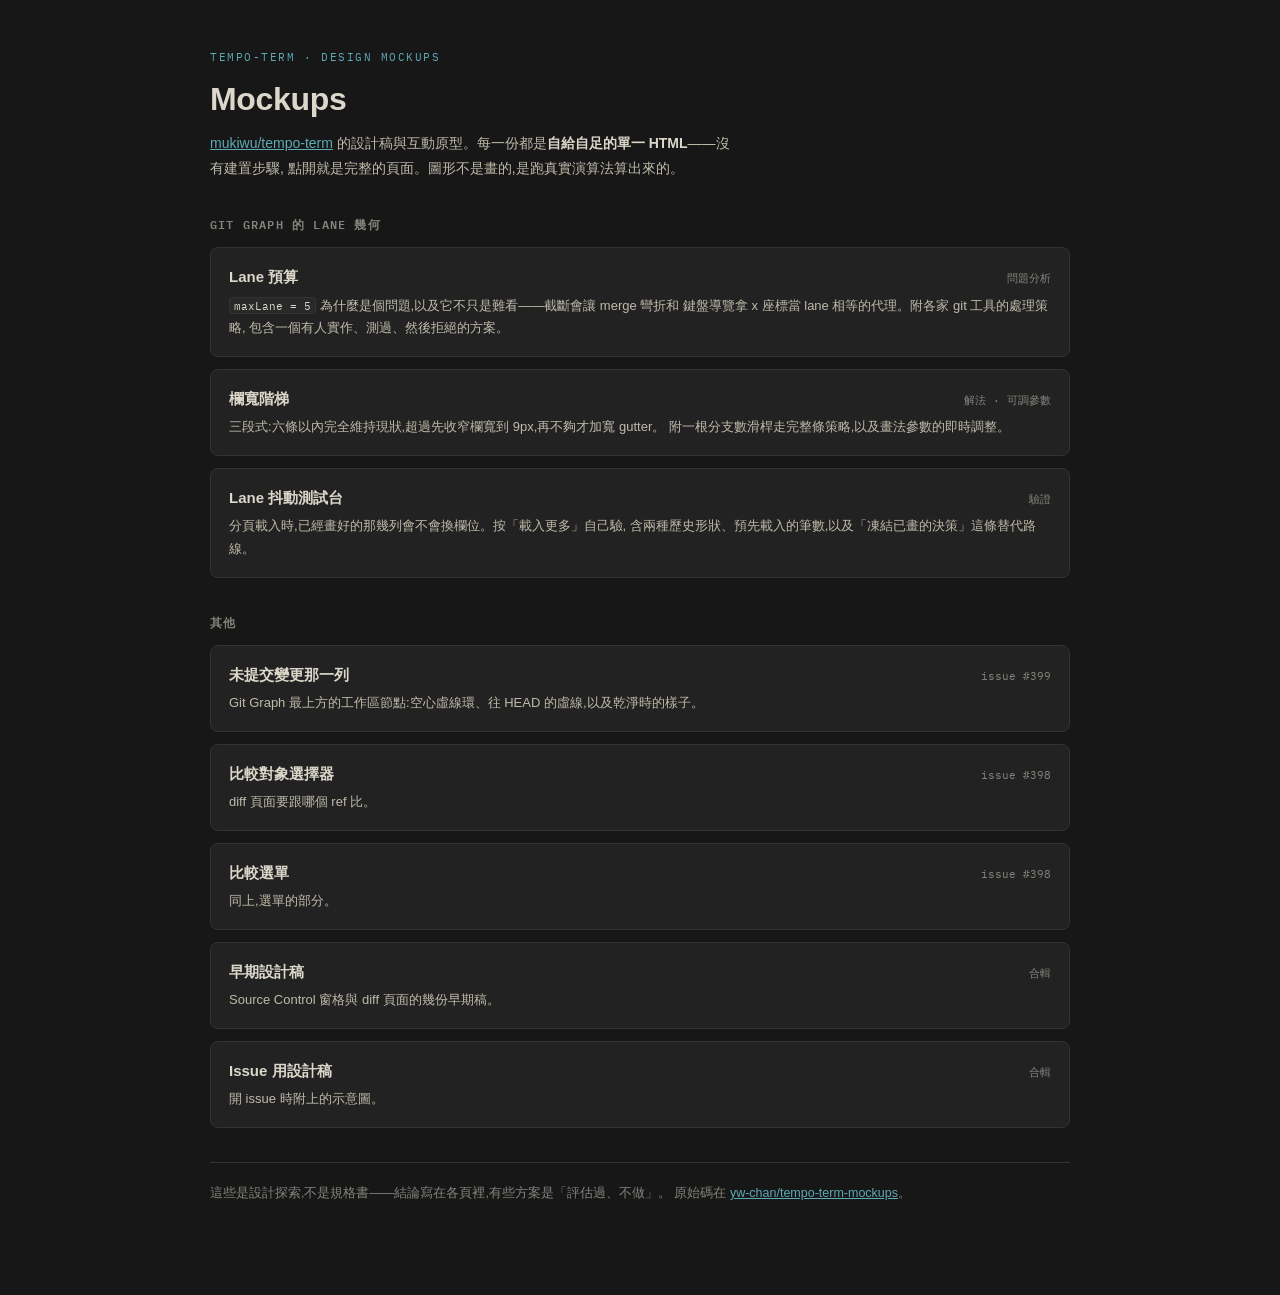
<file: index.html>
<!doctype html>
<html lang="zh-Hant">
<head>
<meta charset="utf-8">
<meta name="viewport" content="width=device-width, initial-scale=1">
<title>tempo-term mockups</title>
<link rel="preconnect" href="https://fonts.googleapis.com">
<link rel="preconnect" href="https://fonts.gstatic.com" crossorigin>
<link rel="stylesheet" href="https://fonts.googleapis.com/css2?family=IBM+Plex+Mono:wght@400;500;600&family=IBM+Plex+Sans+TC:wght@400;500;600;700&display=swap">
<style>
:root {
  --ground: #171717; --surface: #222222; --raised: #292929;
  --line: #333333; --line-strong: #454545;
  --fg: #dbd7ca; --fg-muted: #bfbaaa; --fg-subtle: #85827b;
  --accent: #5eaab5;
  --sans: "IBM Plex Sans TC", "Noto Sans TC", "Microsoft JhengHei", "Segoe UI", sans-serif;
  --mono: "IBM Plex Mono", Consolas, "JetBrains Mono", monospace;
}
* { box-sizing: border-box; }
body {
  background: var(--ground); color: var(--fg); font-family: var(--sans);
  font-size: 14px; line-height: 1.75; margin: 0; padding: 48px 24px 90px;
}
.wrap { max-width: 860px; margin: 0 auto; display: flex; flex-direction: column; gap: 34px; }
.eyebrow {
  font-family: var(--mono); font-size: 11px; letter-spacing: .14em;
  text-transform: uppercase; color: var(--accent);
}
h1 { font-size: 32px; font-weight: 600; margin: 0; line-height: 1.25; letter-spacing: -.01em; }
p { margin: 0; max-width: 68ch; color: var(--fg-muted); }
p strong { color: var(--fg); font-weight: 600; }
code {
  font-family: var(--mono); font-size: .88em; background: var(--raised);
  border: 1px solid var(--line); border-radius: 3px; padding: 0 4px; color: var(--fg);
}
h2 {
  font-size: 12px; font-weight: 600; margin: 0; letter-spacing: .1em;
  text-transform: uppercase; color: var(--fg-subtle); font-family: var(--mono);
}
.group { display: flex; flex-direction: column; gap: 12px; }
.card {
  display: block; text-decoration: none; color: inherit;
  background: var(--surface); border: 1px solid var(--line);
  border-radius: 8px; padding: 16px 18px;
  display: grid; grid-template-columns: 1fr auto; gap: 4px 18px; align-items: baseline;
}
.card:hover { border-color: var(--line-strong); background: var(--raised); }
.card:focus-visible { outline: 2px solid var(--accent); outline-offset: 2px; }
.card .t { font-size: 15px; font-weight: 600; color: var(--fg); }
.card .meta { font-family: var(--mono); font-size: 11px; color: var(--fg-subtle); text-align: right; }
.card .d { grid-column: 1 / -1; font-size: 13px; color: var(--fg-muted); }
footer { font-size: 12.5px; color: var(--fg-subtle); border-top: 1px solid var(--line); padding-top: 20px; }
footer a { color: var(--accent); }
</style>
</head>
<body>
<div class="wrap">

  <header style="display:flex;flex-direction:column;gap:12px">
    <div class="eyebrow">tempo-term · design mockups</div>
    <h1>Mockups</h1>
    <p>
      <a href="https://github.com/mukiwu/tempo-term" style="color:var(--accent)">mukiwu/tempo-term</a>
      的設計稿與互動原型。每一份都是<strong>自給自足的單一 HTML</strong>——沒有建置步驟,
      點開就是完整的頁面。圖形不是畫的,是跑真實演算法算出來的。
    </p>
  </header>

  <section class="group">
    <h2>Git Graph 的 lane 幾何</h2>
    <a class="card" href="lane-budget-mockups.html">
      <span class="t">Lane 預算</span>
      <span class="meta">問題分析</span>
      <span class="d">
        <code>maxLane = 5</code> 為什麼是個問題,以及它不只是難看——截斷會讓 merge 彎折和
        鍵盤導覽拿 x 座標當 lane 相等的代理。附各家 git 工具的處理策略,
        包含一個有人實作、測過、然後拒絕的方案。
      </span>
    </a>
    <a class="card" href="lane-ladder-mockups.html">
      <span class="t">欄寬階梯</span>
      <span class="meta">解法 · 可調參數</span>
      <span class="d">
        三段式:六條以內完全維持現狀,超過先收窄欄寬到 9px,再不夠才加寬 gutter。
        附一根分支數滑桿走完整條策略,以及畫法參數的即時調整。
      </span>
    </a>
    <a class="card" href="lane-jitter-mockups.html">
      <span class="t">Lane 抖動測試台</span>
      <span class="meta">驗證</span>
      <span class="d">
        分頁載入時,已經畫好的那幾列會不會換欄位。按「載入更多」自己驗,
        含兩種歷史形狀、預先載入的筆數,以及「凍結已畫的決策」這條替代路線。
      </span>
    </a>
  </section>

  <section class="group">
    <h2>其他</h2>
    <a class="card" href="uncommitted-node-mockups.html">
      <span class="t">未提交變更那一列</span>
      <span class="meta">issue #399</span>
      <span class="d">Git Graph 最上方的工作區節點:空心虛線環、往 HEAD 的虛線,以及乾淨時的樣子。</span>
    </a>
    <a class="card" href="fig-view-target.html">
      <span class="t">比較對象選擇器</span>
      <span class="meta">issue #398</span>
      <span class="d">diff 頁面要跟哪個 ref 比。</span>
    </a>
    <a class="card" href="fig-398-menu.html">
      <span class="t">比較選單</span>
      <span class="meta">issue #398</span>
      <span class="d">同上,選單的部分。</span>
    </a>
    <a class="card" href="mockups.html">
      <span class="t">早期設計稿</span>
      <span class="meta">合輯</span>
      <span class="d">Source Control 窗格與 diff 頁面的幾份早期稿。</span>
    </a>
    <a class="card" href="issue-mockups.html">
      <span class="t">Issue 用設計稿</span>
      <span class="meta">合輯</span>
      <span class="d">開 issue 時附上的示意圖。</span>
    </a>
  </section>

  <footer>
    這些是設計探索,不是規格書——結論寫在各頁裡,有些方案是「評估過、不做」。
    原始碼在 <a href="https://github.com/yw-chan/tempo-term-mockups">yw-chan/tempo-term-mockups</a>。
  </footer>

</div>
</body>
</html>
</file>
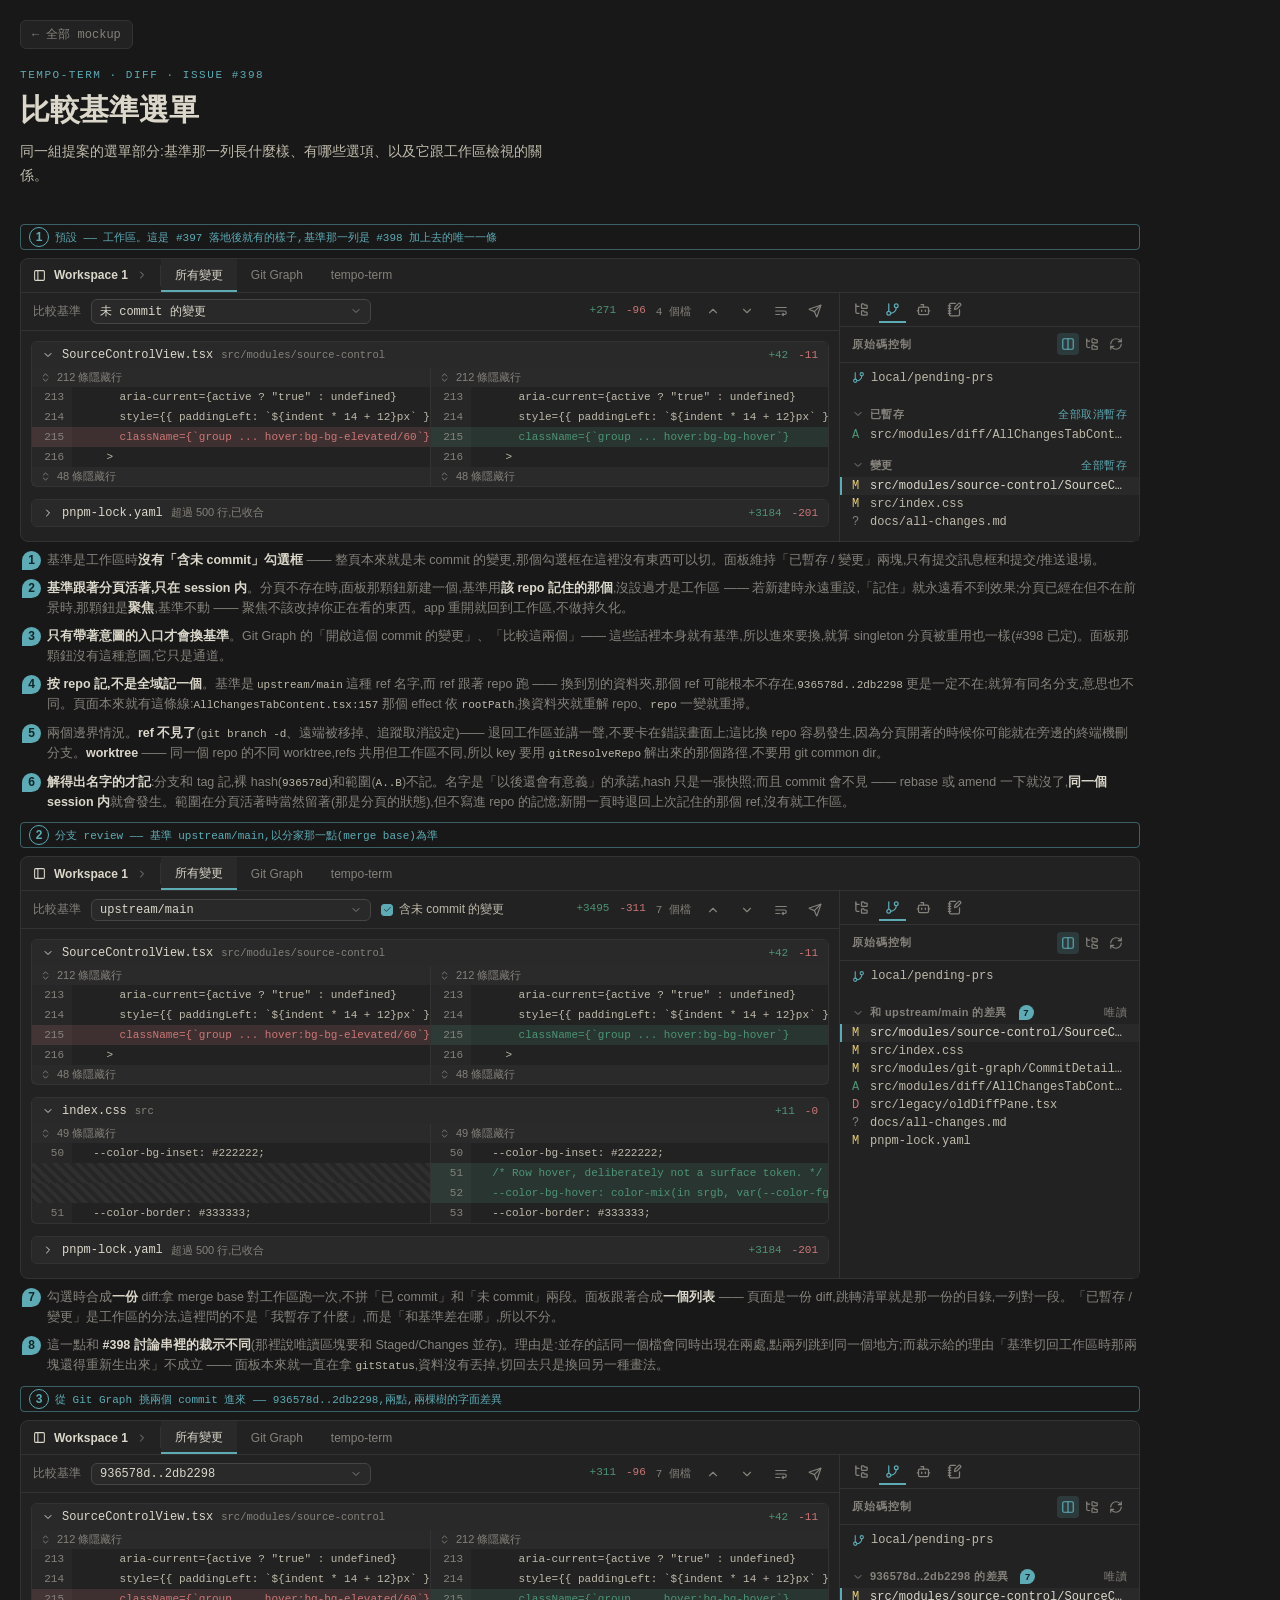
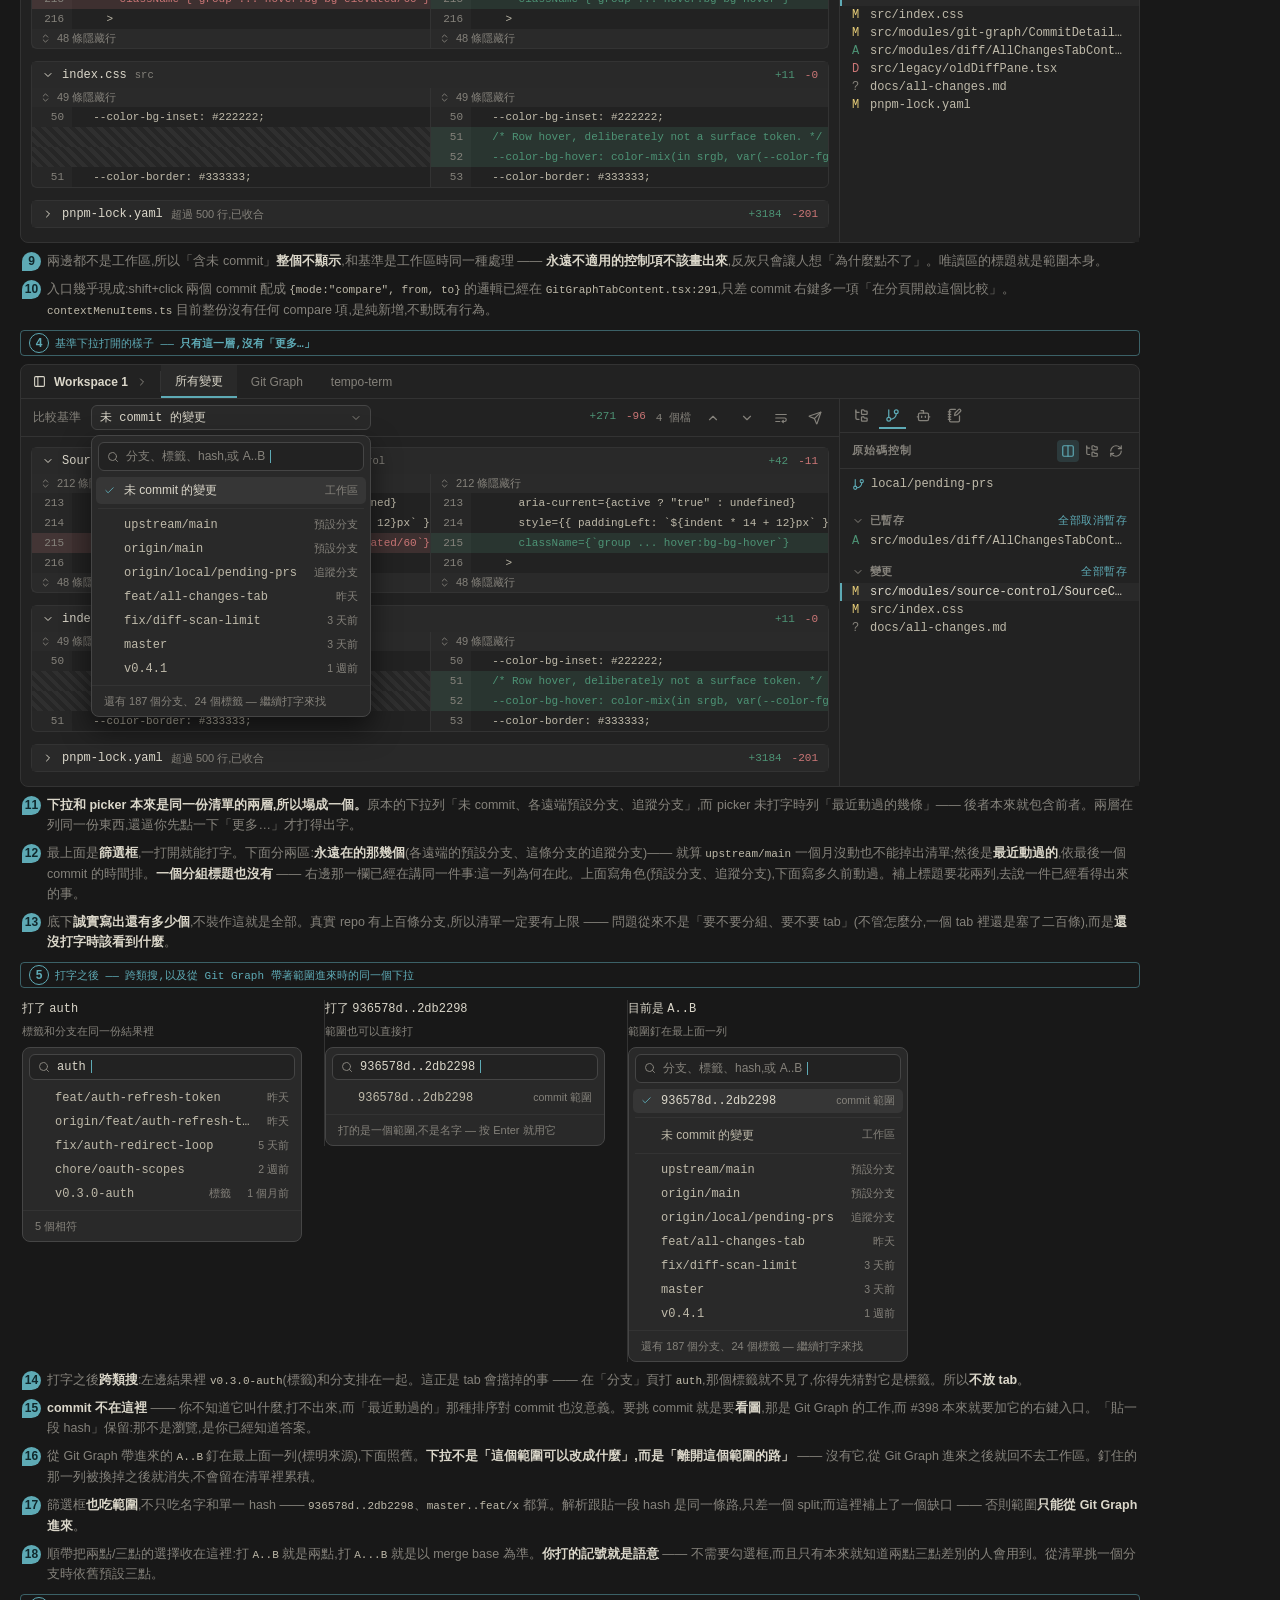
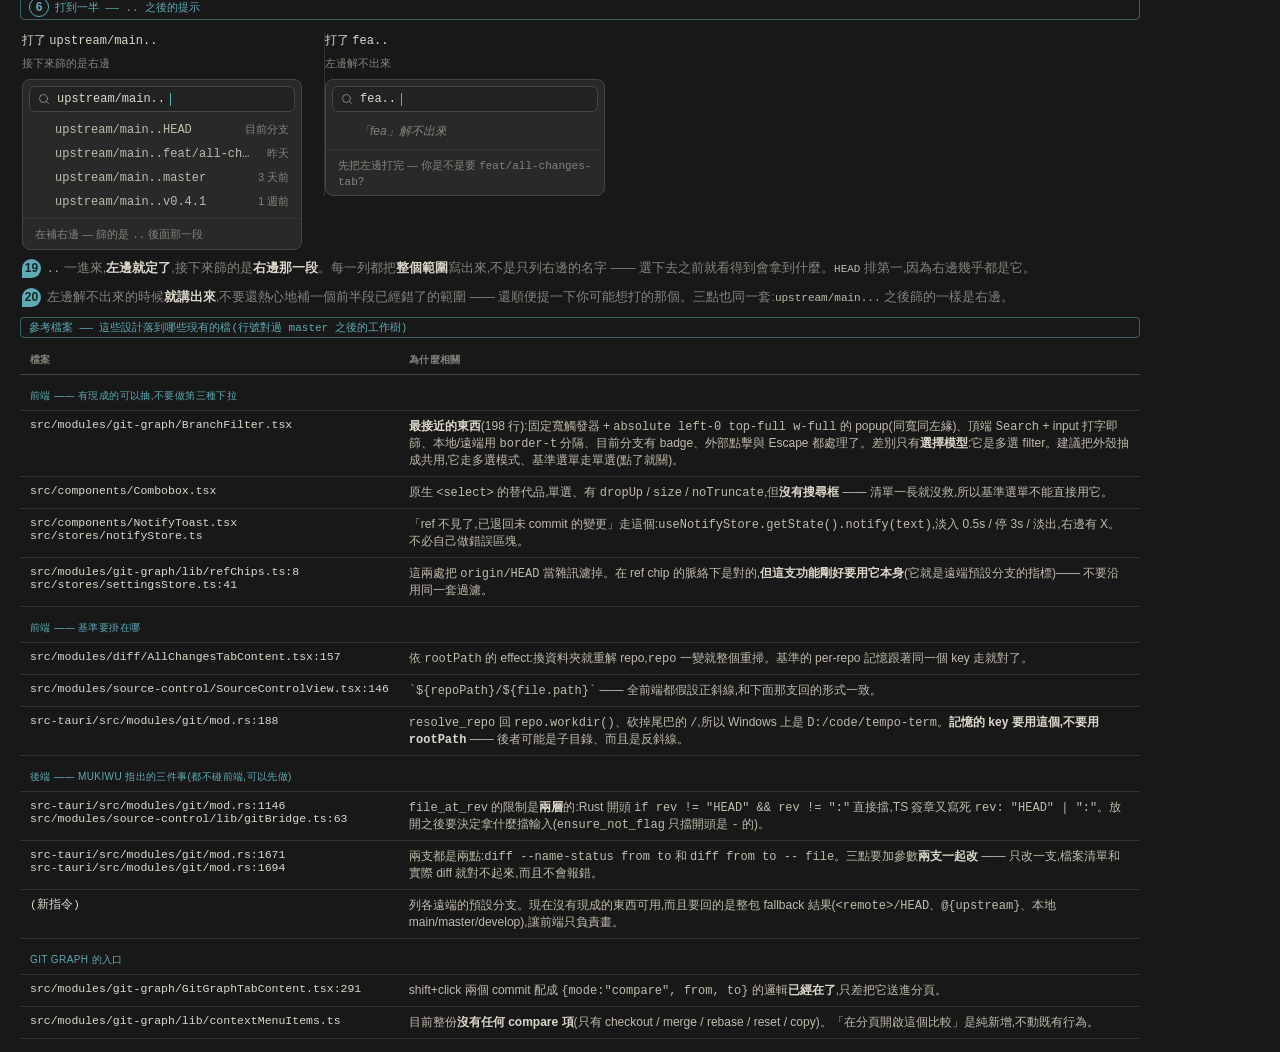
<file: fig-398-menu.html>
<!doctype html>
<html lang="zh-Hant"><head><meta charset="utf-8">
<title>#398 — 比較基準</title>
<link rel="stylesheet" href="mock.css"><style>
.legend { font-size: 12.5px; }
.legend .lg-txt { flex: 1; min-width: 0; }
.legend b { color: var(--fg); font-weight: 600; }
.legend code { font-family: var(--mono); color: var(--fg-muted); font-size: 11px; }
.legend .num { width: 19px; height: 19px; font-size: 12px; line-height: 19px; font-weight: 700; }
/* a figure number is not a callout pin, so it is not drawn like one */
.fig-label .n {
  display: inline-block; width: 20px; height: 20px; line-height: 18px; text-align: center;
  border-radius: 50%; border: 1px solid var(--accent); background: transparent;
  color: var(--accent); font-family: "Segoe UI", sans-serif; font-size: 12px; font-weight: 700;
  margin-right: 6px;
}
.combo.wide { width: 280px; }
.viewbar { position: relative; }

.combo-wrap { position: relative; display: inline-flex; }
/* one popup, hung off the control itself -- same left edge, same width */
.menu {
  position: absolute; top: calc(100% + 5px); left: 0; width: 280px; z-index: 5; padding: 0;
  background: var(--bg-elevated); border: 1px solid var(--border-strong); border-radius: 8px;
  box-shadow: 0 12px 28px rgba(0,0,0,.55);
}
.menu.static { position: static; box-shadow: none; }
.mi {
  display: flex; align-items: center; gap: 8px; padding: 5px 8px; margin: 0 4px;
  border-radius: 5px; font-size: 12px; color: var(--fg-muted); white-space: nowrap;
  font-family: "Segoe UI", sans-serif;
}
.mi.mono { font-family: var(--mono); }
.mi .tick { width: 12px; flex: none; color: var(--accent); display: flex; }
.mi .lbl { overflow: hidden; text-overflow: ellipsis; white-space: nowrap; }
.mi.none { color: var(--fg-subtle); font-style: italic; }
.mi.on { background: rgba(255,255,255,.06); color: var(--fg); }
.mi .hint {
  margin-left: auto; padding-left: 8px; flex: none;
  font-family: "Segoe UI", sans-serif; font-size: 10.5px; color: var(--fg-subtle);
}
.mi .when {
  padding-left: 8px; flex: none;
  font-family: "Segoe UI", sans-serif; font-size: 10.5px; color: var(--fg-subtle);
}
.mi .when.first { margin-left: auto; }
.sep { height: 1px; background: var(--border); margin: 4px 6px; }
.mhead {
  padding: 6px 12px 3px; font-size: 10px; letter-spacing: .04em; text-transform: uppercase;
  color: var(--fg-subtle); font-family: "Segoe UI", sans-serif;
}
.pk-search {
  display: flex; align-items: center; gap: 7px; margin: 6px; padding: 5px 8px;
  border: 1px solid var(--border-strong); border-radius: 6px; background: var(--bg);
  color: var(--fg-subtle); font-size: 12px; font-family: "Segoe UI", sans-serif;
}
.pk-search .typed { color: var(--fg); font-family: var(--mono); }
.pk-search .caret { width: 1px; height: 13px; background: var(--accent); margin-left: -2px; }
.pk-list { padding-bottom: 4px; }
.pk-foot { border-top: 1px solid var(--border); padding: 7px 12px; }
.pk-foot .fnote { font-size: 11px; color: var(--fg-subtle); }

.menu-row { display: flex; align-items: flex-start; gap: 22px; padding: 4px 2px 0; }
.menu-row .col { display: flex; flex-direction: column; gap: 8px; }
.menu-row .cap { font-size: 12px; color: var(--fg); }
.menu-row .cnt { font-size: 10.5px; color: var(--fg-subtle); }

/* the closing reference table */
.refs { width: 1120px; border-collapse: collapse; font-size: 12px; }
.refs th, .refs td { text-align: left; vertical-align: top; padding: 7px 10px; }
.refs thead th {
  font-size: 10px; letter-spacing: .04em; text-transform: uppercase; color: var(--fg-subtle);
  font-weight: 600; border-bottom: 1px solid var(--border-strong);
}
.refs tbody tr { border-bottom: 1px solid var(--border); }
.refs td.f { font-family: var(--mono); font-size: 11.5px; color: var(--fg); white-space: nowrap; }
.refs td.w { color: var(--fg-muted); }
.refs td.w b { color: var(--fg); font-weight: 600; }
.refs .grp td {
  font-size: 10px; letter-spacing: .04em; text-transform: uppercase; color: var(--accent);
  padding-top: 14px; border-bottom: none;
}
</style></head>
<body>
<style>
.mk-back {
  display: inline-flex; align-items: center; gap: 7px; align-self: flex-start;
  font-family: "IBM Plex Mono", Consolas, monospace; font-size: 12px;
  color: #85827b; text-decoration: none; border: 1px solid #333;
  border-radius: 6px; padding: 5px 11px; margin-bottom: 4px; background: #222;
}
.mk-back:hover { color: #dbd7ca; border-color: #454545; }
.mk-back:focus-visible { outline: 2px solid #5eaab5; outline-offset: 2px; }
.mk-head {
  display: flex; flex-direction: column; gap: 10px;
  margin: 6px 0 26px; align-self: stretch;
}
.mk-head .mk-eyebrow {
  font-family: "IBM Plex Mono", Consolas, monospace; font-size: 11px;
  letter-spacing: .14em; text-transform: uppercase; color: #5eaab5;
}
.mk-head .mk-title {
  font-family: "IBM Plex Sans TC", "Noto Sans TC", "Microsoft JhengHei", "Segoe UI", sans-serif;
  font-size: 30px; font-weight: 600; margin: 0; line-height: 1.25;
  letter-spacing: -.01em; color: #dbd7ca;
}
.mk-head .mk-sub {
  font-family: "IBM Plex Sans TC", "Noto Sans TC", "Microsoft JhengHei", "Segoe UI", sans-serif;
  font-size: 14px; line-height: 1.75; color: #bfbaaa; margin: 0; max-width: 68ch;
}
</style>
<a class="mk-back" href="index.html">&larr; 全部 mockup</a>
<header class="mk-head">
  <div class="mk-eyebrow">tempo-term · diff · issue #398</div>
  <h1 class="mk-title">比較基準選單</h1>
  <p class="mk-sub">同一組提案的選單部分:基準那一列長什麼樣、有哪些選項、以及它跟工作區檢視的關係。</p>
</header>
<div class="fig"><div class="fig-label"><span class="n">1</span>預設 —— 工作區。這是 #397 落地後就有的樣子,基準那一列是 #398 加上去的唯一一條</div><div class="window">
  <div class="tabstrip">
    <div class="ws"><svg class="i" width="13" height="13" viewBox="0 0 24 24"><rect x="3" y="3" width="18" height="18" rx="2"/><path d="M9 3v18"/></svg> Workspace 1 <span class="chev"><svg class="i" width="12" height="12" viewBox="0 0 24 24"><path d="m9 18 6-6-6-6"/></svg></span></div>
    <div class="divider"></div>
    <div class="tab active">所有變更</div><div class="tab">Git Graph</div>
    <div class="tab">tempo-term</div>
  </div>
  <div class="body">
    <div class="main">
      <div class="viewbar">
        <span class="sub">比較基準</span>
        <span class="combo-wrap">
          <span class="combo wide"><span class="val">未 commit 的變更</span><span class="chev"><svg class="i" width="12" height="12" viewBox="0 0 24 24"><path d="m6 9 6 6 6-6"/></svg></span></span>
          
        </span>
        
        <span class="spacer"></span>
        <span class="stats"><span class="add">+271</span><span class="del">-96</span><span class="cnt">4 個檔</span></span>
        <span class="icon-btn"><svg class="i" width="14" height="14" viewBox="0 0 24 24"><path d="m18 15-6-6-6 6"/></svg></span><span class="icon-btn"><svg class="i" width="14" height="14" viewBox="0 0 24 24"><path d="m6 9 6 6 6-6"/></svg></span><span class="icon-btn"><svg class="i" width="14" height="14" viewBox="0 0 24 24"><path d="M3 6h18"/><path d="M3 12h15a3 3 0 1 1 0 6h-4"/><path d="m16 16-2 2 2 2"/><path d="M3 18h7"/></svg></span><span class="icon-btn"><svg class="i" width="14" height="14" viewBox="0 0 24 24"><path d="M14.536 21.686a.5.5 0 0 0 .937-.024l6.5-19a.496.496 0 0 0-.635-.635l-19 6.5a.5.5 0 0 0-.024.937l7.93 3.18a2 2 0 0 1 1.112 1.11z"/><path d="m21.854 2.147-10.94 10.939"/></svg></span>
      </div>
      <div class="diffs">
        <div class="file-sec"><div class="file-head"><svg class="i" width="12" height="12" viewBox="0 0 24 24"><path d="m6 9 6 6 6-6"/></svg><span>SourceControlView.tsx</span><span class="path">src/modules/source-control</span><span class="st"><span class="a">+42</span><span class="d">-11</span></span></div><div class="cols"><div class="col"><div class="hidden-row"><svg class="i" width="11" height="11" viewBox="0 0 24 24"><path d="m7 15 5 5 5-5"/><path d="m7 9 5-5 5 5"/></svg><span>212 條隱藏行</span></div><div class="line"><span class="ln">213</span><span class="code">      aria-current={active ? "true" : undefined}</span></div><div class="line"><span class="ln">214</span><span class="code">      style={{ paddingLeft: `${indent * 14 + 12}px` }}</span></div><div class="line del"><span class="ln">215</span><span class="code">      className={`group ... hover:bg-bg-elevated/60`}</span></div><div class="line"><span class="ln">216</span><span class="code">    ></span></div><div class="hidden-row"><svg class="i" width="11" height="11" viewBox="0 0 24 24"><path d="m7 15 5 5 5-5"/><path d="m7 9 5-5 5 5"/></svg><span>48 條隱藏行</span></div></div><div class="col"><div class="hidden-row"><svg class="i" width="11" height="11" viewBox="0 0 24 24"><path d="m7 15 5 5 5-5"/><path d="m7 9 5-5 5 5"/></svg><span>212 條隱藏行</span></div><div class="line"><span class="ln">213</span><span class="code">      aria-current={active ? "true" : undefined}</span></div><div class="line"><span class="ln">214</span><span class="code">      style={{ paddingLeft: `${indent * 14 + 12}px` }}</span></div><div class="line add"><span class="ln">215</span><span class="code">      className={`group ... hover:bg-bg-hover`}</span></div><div class="line"><span class="ln">216</span><span class="code">    ></span></div><div class="hidden-row"><svg class="i" width="11" height="11" viewBox="0 0 24 24"><path d="m7 15 5 5 5-5"/><path d="m7 9 5-5 5 5"/></svg><span>48 條隱藏行</span></div></div></div></div>
        
        <div class="file-sec"><div class="file-head"><svg class="i" width="12" height="12" viewBox="0 0 24 24"><path d="m9 18 6-6-6-6"/></svg><span>pnpm-lock.yaml</span>
          <span class="note">超過 500 行,已收合</span>
          <span class="st"><span class="a">+3184</span><span class="d">-201</span></span></div></div>
      </div>
    </div>
    <div class="panelcol">
      <div class="rail">
        <span class="icon-btn"><svg class="i" width="15" height="15" viewBox="0 0 24 24"><path d="M20 10a1 1 0 0 0 1-1V6a1 1 0 0 0-1-1h-2.5a1 1 0 0 1-.8-.4l-.9-1.2A1 1 0 0 0 15 3h-2a1 1 0 0 0-1 1v5a1 1 0 0 0 1 1Z"/><path d="M20 21a1 1 0 0 0 1-1v-3a1 1 0 0 0-1-1h-2.9a1 1 0 0 1-.88-.55l-.42-.85a1 1 0 0 0-.92-.6H13a1 1 0 0 0-1 1v5a1 1 0 0 0 1 1Z"/><path d="M3 5a2 2 0 0 0 2 2h3"/><path d="M3 3v13a2 2 0 0 0 2 2h3"/></svg></span>
        <span class="icon-btn active"><svg class="i" width="15" height="15" viewBox="0 0 24 24"><line x1="6" x2="6" y1="3" y2="15"/><circle cx="18" cy="6" r="3"/><circle cx="6" cy="18" r="3"/><path d="M18 9a9 9 0 0 1-9 9"/></svg></span>
        <span class="icon-btn"><svg class="i" width="15" height="15" viewBox="0 0 24 24"><path d="M12 8V4H8"/><rect width="16" height="12" x="4" y="8" rx="2"/><path d="M2 14h2"/><path d="M20 14h2"/><path d="M15 13v2"/><path d="M9 13v2"/></svg></span>
        <span class="icon-btn"><svg class="i" width="15" height="15" viewBox="0 0 24 24"><path d="M13.4 2H6a2 2 0 0 0-2 2v16a2 2 0 0 0 2 2h12a2 2 0 0 0 2-2v-7.4"/><path d="M2 6h4"/><path d="M2 10h4"/><path d="M2 14h4"/><path d="M2 18h4"/><path d="M21.378 5.626a1 1 0 1 0-3.004-3.004l-5.01 5.012a2 2 0 0 0-.506.854l-.837 2.87a.5.5 0 0 0 .62.62l2.87-.837a2 2 0 0 0 .854-.506z"/></svg></span>
      </div>
      <div class="panel-header">
        <span class="panel-title">原始碼控制</span>
        <span class="actions">
          <span class="icon-btn on"><svg class="i" width="14" height="14" viewBox="0 0 24 24"><rect width="18" height="18" x="3" y="3" rx="2"/><path d="M12 3v18"/></svg></span>
          <span class="icon-btn"><svg class="i" width="14" height="14" viewBox="0 0 24 24"><path d="M20 10a1 1 0 0 0 1-1V6a1 1 0 0 0-1-1h-2.5a1 1 0 0 1-.8-.4l-.9-1.2A1 1 0 0 0 15 3h-2a1 1 0 0 0-1 1v5a1 1 0 0 0 1 1Z"/><path d="M20 21a1 1 0 0 0 1-1v-3a1 1 0 0 0-1-1h-2.9a1 1 0 0 1-.88-.55l-.42-.85a1 1 0 0 0-.92-.6H13a1 1 0 0 0-1 1v5a1 1 0 0 0 1 1Z"/><path d="M3 5a2 2 0 0 0 2 2h3"/><path d="M3 3v13a2 2 0 0 0 2 2h3"/></svg></span>
          <span class="icon-btn"><svg class="i" width="14" height="14" viewBox="0 0 24 24"><path d="M3 12a9 9 0 0 1 9-9 9.75 9.75 0 0 1 6.74 2.74L21 8"/><path d="M21 3v5h-5"/><path d="M21 12a9 9 0 0 1-9 9 9.75 9.75 0 0 1-6.74-2.74L3 16"/><path d="M8 16H3v5"/></svg></span>
        </span>
      </div>
      <div class="branch-row"><span class="accent"><svg class="i" width="13" height="13" viewBox="0 0 24 24"><line x1="6" x2="6" y1="3" y2="15"/><circle cx="18" cy="6" r="3"/><circle cx="6" cy="18" r="3"/><path d="M18 9a9 9 0 0 1-9 9"/></svg></span><span>local/pending-prs</span></div>
      <div class="section-label"><svg class="i" width="12" height="12" viewBox="0 0 24 24"><path d="m6 9 6 6 6-6"/></svg>已暫存<span class="act">全部取消暫存</span></div><div class="file-row"><span class="st st-a">A</span><span class="name">src/modules/diff/AllChangesTabContent.tsx</span></div><div class="section-label"><svg class="i" width="12" height="12" viewBox="0 0 24 24"><path d="m6 9 6 6 6-6"/></svg>變更<span class="act">全部暫存</span></div><div class="file-row current"><span class="st st-m">M</span><span class="name">src/modules/source-control/SourceControlView.tsx</span></div><div class="file-row"><span class="st st-m">M</span><span class="name">src/index.css</span></div><div class="file-row"><span class="st st-q">?</span><span class="name">docs/all-changes.md</span></div>
    </div>
  </div>
</div><div class="legend"><span class="num">1</span><span class="lg-txt">基準是工作區時<b>沒有「含未 commit」勾選框</b> —— 整頁本來就是未 commit 的變更,那個勾選框在這裡沒有東西可以切。面板維持「已暫存 / 變更」兩塊,只有提交訊息框和提交/推送退場。</span></div><div class="legend"><span class="num">2</span><span class="lg-txt"><b>基準跟著分頁活著,只在 session 内</b>。分頁不存在時,面板那顆鈕新建一個,基準用<b>該 repo 記住的那個</b>,沒設過才是工作區 —— 若新建時永遠重設,「記住」就永遠看不到效果;分頁已經在但不在前景時,那顆鈕是<b>聚焦</b>,基準不動 —— 聚焦不該改掉你正在看的東西。app 重開就回到工作區,不做持久化。</span></div><div class="legend"><span class="num">3</span><span class="lg-txt"><b>只有帶著意圖的入口才會換基準</b>。Git Graph 的「開啟這個 commit 的變更」、「比較這兩個」—— 這些話裡本身就有基準,所以進來要換,就算 singleton 分頁被重用也一樣(#398 已定)。面板那顆鈕沒有這種意圖,它只是通道。</span></div><div class="legend"><span class="num">4</span><span class="lg-txt"><b>按 repo 記,不是全域記一個</b>。基準是 <code>upstream/main</code> 這種 ref 名字,而 ref 跟著 repo 跑 —— 換到別的資料夾,那個 ref 可能根本不存在,<code>936578d..2db2298</code> 更是一定不在;就算有同名分支,意思也不同。頁面本來就有這條線:<code>AllChangesTabContent.tsx:157</code> 那個 effect 依 <code>rootPath</code>,換資料夾就重解 repo、<code>repo</code> 一變就重掃。</span></div><div class="legend"><span class="num">5</span><span class="lg-txt">兩個邊界情況。<b>ref 不見了</b>(<code>git branch -d</code>、遠端被移掉、追蹤取消設定)—— 退回工作區並講一聲,不要卡在錯誤畫面上;這比換 repo 容易發生,因為分頁開著的時候你可能就在旁邊的終端機刪分支。<b>worktree</b> —— 同一個 repo 的不同 worktree,refs 共用但工作區不同,所以 key 要用 <code>gitResolveRepo</code> 解出來的那個路徑,不要用 git common dir。</span></div><div class="legend"><span class="num">6</span><span class="lg-txt"><b>解得出名字的才記</b>:分支和 tag 記,裸 hash(<code>936578d</code>)和範圍(<code>A..B</code>)不記。名字是「以後還會有意義」的承諾,hash 只是一張快照;而且 commit 會不見 —— rebase 或 amend 一下就沒了,<b>同一個 session 内</b>就會發生。範圍在分頁活著時當然留著(那是分頁的狀態),但不寫進 repo 的記憶;新開一頁時退回上次記住的那個 ref,沒有就工作區。</span></div></div><div class="fig"><div class="fig-label"><span class="n">2</span>分支 review —— 基準 <code>upstream/main</code>,以分家那一點(merge base)為準</div><div class="window">
  <div class="tabstrip">
    <div class="ws"><svg class="i" width="13" height="13" viewBox="0 0 24 24"><rect x="3" y="3" width="18" height="18" rx="2"/><path d="M9 3v18"/></svg> Workspace 1 <span class="chev"><svg class="i" width="12" height="12" viewBox="0 0 24 24"><path d="m9 18 6-6-6-6"/></svg></span></div>
    <div class="divider"></div>
    <div class="tab active">所有變更</div><div class="tab">Git Graph</div>
    <div class="tab">tempo-term</div>
  </div>
  <div class="body">
    <div class="main">
      <div class="viewbar">
        <span class="sub">比較基準</span>
        <span class="combo-wrap">
          <span class="combo wide"><span class="val">upstream/main</span><span class="chev"><svg class="i" width="12" height="12" viewBox="0 0 24 24"><path d="m6 9 6 6 6-6"/></svg></span></span>
          
        </span>
        <span class="checkbox"><span class="cb-box"><svg class="i" width="9" height="9" viewBox="0 0 24 24"><path d="M20 6 9 17l-5-5"/></svg></span>含未 commit 的變更</span>
        <span class="spacer"></span>
        <span class="stats"><span class="add">+3495</span><span class="del">-311</span><span class="cnt">7 個檔</span></span>
        <span class="icon-btn"><svg class="i" width="14" height="14" viewBox="0 0 24 24"><path d="m18 15-6-6-6 6"/></svg></span><span class="icon-btn"><svg class="i" width="14" height="14" viewBox="0 0 24 24"><path d="m6 9 6 6 6-6"/></svg></span><span class="icon-btn"><svg class="i" width="14" height="14" viewBox="0 0 24 24"><path d="M3 6h18"/><path d="M3 12h15a3 3 0 1 1 0 6h-4"/><path d="m16 16-2 2 2 2"/><path d="M3 18h7"/></svg></span><span class="icon-btn"><svg class="i" width="14" height="14" viewBox="0 0 24 24"><path d="M14.536 21.686a.5.5 0 0 0 .937-.024l6.5-19a.496.496 0 0 0-.635-.635l-19 6.5a.5.5 0 0 0-.024.937l7.93 3.18a2 2 0 0 1 1.112 1.11z"/><path d="m21.854 2.147-10.94 10.939"/></svg></span>
      </div>
      <div class="diffs">
        <div class="file-sec"><div class="file-head"><svg class="i" width="12" height="12" viewBox="0 0 24 24"><path d="m6 9 6 6 6-6"/></svg><span>SourceControlView.tsx</span><span class="path">src/modules/source-control</span><span class="st"><span class="a">+42</span><span class="d">-11</span></span></div><div class="cols"><div class="col"><div class="hidden-row"><svg class="i" width="11" height="11" viewBox="0 0 24 24"><path d="m7 15 5 5 5-5"/><path d="m7 9 5-5 5 5"/></svg><span>212 條隱藏行</span></div><div class="line"><span class="ln">213</span><span class="code">      aria-current={active ? "true" : undefined}</span></div><div class="line"><span class="ln">214</span><span class="code">      style={{ paddingLeft: `${indent * 14 + 12}px` }}</span></div><div class="line del"><span class="ln">215</span><span class="code">      className={`group ... hover:bg-bg-elevated/60`}</span></div><div class="line"><span class="ln">216</span><span class="code">    ></span></div><div class="hidden-row"><svg class="i" width="11" height="11" viewBox="0 0 24 24"><path d="m7 15 5 5 5-5"/><path d="m7 9 5-5 5 5"/></svg><span>48 條隱藏行</span></div></div><div class="col"><div class="hidden-row"><svg class="i" width="11" height="11" viewBox="0 0 24 24"><path d="m7 15 5 5 5-5"/><path d="m7 9 5-5 5 5"/></svg><span>212 條隱藏行</span></div><div class="line"><span class="ln">213</span><span class="code">      aria-current={active ? "true" : undefined}</span></div><div class="line"><span class="ln">214</span><span class="code">      style={{ paddingLeft: `${indent * 14 + 12}px` }}</span></div><div class="line add"><span class="ln">215</span><span class="code">      className={`group ... hover:bg-bg-hover`}</span></div><div class="line"><span class="ln">216</span><span class="code">    ></span></div><div class="hidden-row"><svg class="i" width="11" height="11" viewBox="0 0 24 24"><path d="m7 15 5 5 5-5"/><path d="m7 9 5-5 5 5"/></svg><span>48 條隱藏行</span></div></div></div></div>
        <div class="file-sec"><div class="file-head"><svg class="i" width="12" height="12" viewBox="0 0 24 24"><path d="m6 9 6 6 6-6"/></svg><span>index.css</span><span class="path">src</span><span class="st"><span class="a">+11</span><span class="d">-0</span></span></div><div class="cols"><div class="col"><div class="hidden-row"><svg class="i" width="11" height="11" viewBox="0 0 24 24"><path d="m7 15 5 5 5-5"/><path d="m7 9 5-5 5 5"/></svg><span>49 條隱藏行</span></div><div class="line"><span class="ln">50</span><span class="code">  --color-bg-inset: #222222;</span></div><div class="line gap"><span class="ln"></span><span class="code"> </span></div><div class="line gap"><span class="ln"></span><span class="code"> </span></div><div class="line"><span class="ln">51</span><span class="code">  --color-border: #333333;</span></div></div><div class="col"><div class="hidden-row"><svg class="i" width="11" height="11" viewBox="0 0 24 24"><path d="m7 15 5 5 5-5"/><path d="m7 9 5-5 5 5"/></svg><span>49 條隱藏行</span></div><div class="line"><span class="ln">50</span><span class="code">  --color-bg-inset: #222222;</span></div><div class="line add"><span class="ln">51</span><span class="code">  /* Row hover, deliberately not a surface token. */</span></div><div class="line add"><span class="ln">52</span><span class="code">  --color-bg-hover: color-mix(in srgb, var(--color-fg) 10%, transparent);</span></div><div class="line"><span class="ln">53</span><span class="code">  --color-border: #333333;</span></div></div></div></div>
        <div class="file-sec"><div class="file-head"><svg class="i" width="12" height="12" viewBox="0 0 24 24"><path d="m9 18 6-6-6-6"/></svg><span>pnpm-lock.yaml</span>
          <span class="note">超過 500 行,已收合</span>
          <span class="st"><span class="a">+3184</span><span class="d">-201</span></span></div></div>
      </div>
    </div>
    <div class="panelcol">
      <div class="rail">
        <span class="icon-btn"><svg class="i" width="15" height="15" viewBox="0 0 24 24"><path d="M20 10a1 1 0 0 0 1-1V6a1 1 0 0 0-1-1h-2.5a1 1 0 0 1-.8-.4l-.9-1.2A1 1 0 0 0 15 3h-2a1 1 0 0 0-1 1v5a1 1 0 0 0 1 1Z"/><path d="M20 21a1 1 0 0 0 1-1v-3a1 1 0 0 0-1-1h-2.9a1 1 0 0 1-.88-.55l-.42-.85a1 1 0 0 0-.92-.6H13a1 1 0 0 0-1 1v5a1 1 0 0 0 1 1Z"/><path d="M3 5a2 2 0 0 0 2 2h3"/><path d="M3 3v13a2 2 0 0 0 2 2h3"/></svg></span>
        <span class="icon-btn active"><svg class="i" width="15" height="15" viewBox="0 0 24 24"><line x1="6" x2="6" y1="3" y2="15"/><circle cx="18" cy="6" r="3"/><circle cx="6" cy="18" r="3"/><path d="M18 9a9 9 0 0 1-9 9"/></svg></span>
        <span class="icon-btn"><svg class="i" width="15" height="15" viewBox="0 0 24 24"><path d="M12 8V4H8"/><rect width="16" height="12" x="4" y="8" rx="2"/><path d="M2 14h2"/><path d="M20 14h2"/><path d="M15 13v2"/><path d="M9 13v2"/></svg></span>
        <span class="icon-btn"><svg class="i" width="15" height="15" viewBox="0 0 24 24"><path d="M13.4 2H6a2 2 0 0 0-2 2v16a2 2 0 0 0 2 2h12a2 2 0 0 0 2-2v-7.4"/><path d="M2 6h4"/><path d="M2 10h4"/><path d="M2 14h4"/><path d="M2 18h4"/><path d="M21.378 5.626a1 1 0 1 0-3.004-3.004l-5.01 5.012a2 2 0 0 0-.506.854l-.837 2.87a.5.5 0 0 0 .62.62l2.87-.837a2 2 0 0 0 .854-.506z"/></svg></span>
      </div>
      <div class="panel-header">
        <span class="panel-title">原始碼控制</span>
        <span class="actions">
          <span class="icon-btn on"><svg class="i" width="14" height="14" viewBox="0 0 24 24"><rect width="18" height="18" x="3" y="3" rx="2"/><path d="M12 3v18"/></svg></span>
          <span class="icon-btn"><svg class="i" width="14" height="14" viewBox="0 0 24 24"><path d="M20 10a1 1 0 0 0 1-1V6a1 1 0 0 0-1-1h-2.5a1 1 0 0 1-.8-.4l-.9-1.2A1 1 0 0 0 15 3h-2a1 1 0 0 0-1 1v5a1 1 0 0 0 1 1Z"/><path d="M20 21a1 1 0 0 0 1-1v-3a1 1 0 0 0-1-1h-2.9a1 1 0 0 1-.88-.55l-.42-.85a1 1 0 0 0-.92-.6H13a1 1 0 0 0-1 1v5a1 1 0 0 0 1 1Z"/><path d="M3 5a2 2 0 0 0 2 2h3"/><path d="M3 3v13a2 2 0 0 0 2 2h3"/></svg></span>
          <span class="icon-btn"><svg class="i" width="14" height="14" viewBox="0 0 24 24"><path d="M3 12a9 9 0 0 1 9-9 9.75 9.75 0 0 1 6.74 2.74L21 8"/><path d="M21 3v5h-5"/><path d="M21 12a9 9 0 0 1-9 9 9.75 9.75 0 0 1-6.74-2.74L3 16"/><path d="M8 16H3v5"/></svg></span>
        </span>
      </div>
      <div class="branch-row"><span class="accent"><svg class="i" width="13" height="13" viewBox="0 0 24 24"><line x1="6" x2="6" y1="3" y2="15"/><circle cx="18" cy="6" r="3"/><circle cx="6" cy="18" r="3"/><path d="M18 9a9 9 0 0 1-9 9"/></svg></span><span>local/pending-prs</span></div>
      <div class="section-label"><svg class="i" width="12" height="12" viewBox="0 0 24 24"><path d="m6 9 6 6 6-6"/></svg>和 upstream/main 的差異<span class="badge inline">7</span><span class="act ro">唯讀</span></div><div class="file-row current"><span class="st st-m">M</span><span class="name">src/modules/source-control/SourceControlView.tsx</span></div><div class="file-row"><span class="st st-m">M</span><span class="name">src/index.css</span></div><div class="file-row"><span class="st st-m">M</span><span class="name">src/modules/git-graph/CommitDetailsPanel.tsx</span></div><div class="file-row"><span class="st st-a">A</span><span class="name">src/modules/diff/AllChangesTabContent.tsx</span></div><div class="file-row"><span class="st st-d">D</span><span class="name">src/legacy/oldDiffPane.tsx</span></div><div class="file-row"><span class="st st-q">?</span><span class="name">docs/all-changes.md</span></div><div class="file-row"><span class="st st-m">M</span><span class="name">pnpm-lock.yaml</span></div>
    </div>
  </div>
</div><div class="legend"><span class="num">7</span><span class="lg-txt">勾選時合成<b>一份</b> diff:拿 merge base 對工作區跑一次,不拼「已 commit」和「未 commit」兩段。面板跟著合成<b>一個列表</b> —— 頁面是一份 diff,跳轉清單就是那一份的目錄,一列對一段。「已暫存 / 變更」是工作區的分法,這裡問的不是「我暫存了什麼」,而是「和基準差在哪」,所以不分。</span></div><div class="legend"><span class="num">8</span><span class="lg-txt">這一點和 <b>#398 討論串裡的裁示不同</b>(那裡說唯讀區塊要和 Staged/Changes 並存)。理由是:並存的話同一個檔會同時出現在兩處,點兩列跳到同一個地方;而裁示給的理由「基準切回工作區時那兩塊還得重新生出來」不成立 —— 面板本來就一直在拿 <code>gitStatus</code>,資料沒有丟掉,切回去只是換回另一種畫法。</span></div></div><div class="fig"><div class="fig-label"><span class="n">3</span>從 Git Graph 挑兩個 commit 進來 —— <code>936578d..2db2298</code>,兩點,兩棵樹的字面差異</div><div class="window">
  <div class="tabstrip">
    <div class="ws"><svg class="i" width="13" height="13" viewBox="0 0 24 24"><rect x="3" y="3" width="18" height="18" rx="2"/><path d="M9 3v18"/></svg> Workspace 1 <span class="chev"><svg class="i" width="12" height="12" viewBox="0 0 24 24"><path d="m9 18 6-6-6-6"/></svg></span></div>
    <div class="divider"></div>
    <div class="tab active">所有變更</div><div class="tab">Git Graph</div>
    <div class="tab">tempo-term</div>
  </div>
  <div class="body">
    <div class="main">
      <div class="viewbar">
        <span class="sub">比較基準</span>
        <span class="combo-wrap">
          <span class="combo wide"><span class="val">936578d..2db2298</span><span class="chev"><svg class="i" width="12" height="12" viewBox="0 0 24 24"><path d="m6 9 6 6 6-6"/></svg></span></span>
          
        </span>
        
        <span class="spacer"></span>
        <span class="stats"><span class="add">+311</span><span class="del">-96</span><span class="cnt">7 個檔</span></span>
        <span class="icon-btn"><svg class="i" width="14" height="14" viewBox="0 0 24 24"><path d="m18 15-6-6-6 6"/></svg></span><span class="icon-btn"><svg class="i" width="14" height="14" viewBox="0 0 24 24"><path d="m6 9 6 6 6-6"/></svg></span><span class="icon-btn"><svg class="i" width="14" height="14" viewBox="0 0 24 24"><path d="M3 6h18"/><path d="M3 12h15a3 3 0 1 1 0 6h-4"/><path d="m16 16-2 2 2 2"/><path d="M3 18h7"/></svg></span><span class="icon-btn"><svg class="i" width="14" height="14" viewBox="0 0 24 24"><path d="M14.536 21.686a.5.5 0 0 0 .937-.024l6.5-19a.496.496 0 0 0-.635-.635l-19 6.5a.5.5 0 0 0-.024.937l7.93 3.18a2 2 0 0 1 1.112 1.11z"/><path d="m21.854 2.147-10.94 10.939"/></svg></span>
      </div>
      <div class="diffs">
        <div class="file-sec"><div class="file-head"><svg class="i" width="12" height="12" viewBox="0 0 24 24"><path d="m6 9 6 6 6-6"/></svg><span>SourceControlView.tsx</span><span class="path">src/modules/source-control</span><span class="st"><span class="a">+42</span><span class="d">-11</span></span></div><div class="cols"><div class="col"><div class="hidden-row"><svg class="i" width="11" height="11" viewBox="0 0 24 24"><path d="m7 15 5 5 5-5"/><path d="m7 9 5-5 5 5"/></svg><span>212 條隱藏行</span></div><div class="line"><span class="ln">213</span><span class="code">      aria-current={active ? "true" : undefined}</span></div><div class="line"><span class="ln">214</span><span class="code">      style={{ paddingLeft: `${indent * 14 + 12}px` }}</span></div><div class="line del"><span class="ln">215</span><span class="code">      className={`group ... hover:bg-bg-elevated/60`}</span></div><div class="line"><span class="ln">216</span><span class="code">    ></span></div><div class="hidden-row"><svg class="i" width="11" height="11" viewBox="0 0 24 24"><path d="m7 15 5 5 5-5"/><path d="m7 9 5-5 5 5"/></svg><span>48 條隱藏行</span></div></div><div class="col"><div class="hidden-row"><svg class="i" width="11" height="11" viewBox="0 0 24 24"><path d="m7 15 5 5 5-5"/><path d="m7 9 5-5 5 5"/></svg><span>212 條隱藏行</span></div><div class="line"><span class="ln">213</span><span class="code">      aria-current={active ? "true" : undefined}</span></div><div class="line"><span class="ln">214</span><span class="code">      style={{ paddingLeft: `${indent * 14 + 12}px` }}</span></div><div class="line add"><span class="ln">215</span><span class="code">      className={`group ... hover:bg-bg-hover`}</span></div><div class="line"><span class="ln">216</span><span class="code">    ></span></div><div class="hidden-row"><svg class="i" width="11" height="11" viewBox="0 0 24 24"><path d="m7 15 5 5 5-5"/><path d="m7 9 5-5 5 5"/></svg><span>48 條隱藏行</span></div></div></div></div>
        <div class="file-sec"><div class="file-head"><svg class="i" width="12" height="12" viewBox="0 0 24 24"><path d="m6 9 6 6 6-6"/></svg><span>index.css</span><span class="path">src</span><span class="st"><span class="a">+11</span><span class="d">-0</span></span></div><div class="cols"><div class="col"><div class="hidden-row"><svg class="i" width="11" height="11" viewBox="0 0 24 24"><path d="m7 15 5 5 5-5"/><path d="m7 9 5-5 5 5"/></svg><span>49 條隱藏行</span></div><div class="line"><span class="ln">50</span><span class="code">  --color-bg-inset: #222222;</span></div><div class="line gap"><span class="ln"></span><span class="code"> </span></div><div class="line gap"><span class="ln"></span><span class="code"> </span></div><div class="line"><span class="ln">51</span><span class="code">  --color-border: #333333;</span></div></div><div class="col"><div class="hidden-row"><svg class="i" width="11" height="11" viewBox="0 0 24 24"><path d="m7 15 5 5 5-5"/><path d="m7 9 5-5 5 5"/></svg><span>49 條隱藏行</span></div><div class="line"><span class="ln">50</span><span class="code">  --color-bg-inset: #222222;</span></div><div class="line add"><span class="ln">51</span><span class="code">  /* Row hover, deliberately not a surface token. */</span></div><div class="line add"><span class="ln">52</span><span class="code">  --color-bg-hover: color-mix(in srgb, var(--color-fg) 10%, transparent);</span></div><div class="line"><span class="ln">53</span><span class="code">  --color-border: #333333;</span></div></div></div></div>
        <div class="file-sec"><div class="file-head"><svg class="i" width="12" height="12" viewBox="0 0 24 24"><path d="m9 18 6-6-6-6"/></svg><span>pnpm-lock.yaml</span>
          <span class="note">超過 500 行,已收合</span>
          <span class="st"><span class="a">+3184</span><span class="d">-201</span></span></div></div>
      </div>
    </div>
    <div class="panelcol">
      <div class="rail">
        <span class="icon-btn"><svg class="i" width="15" height="15" viewBox="0 0 24 24"><path d="M20 10a1 1 0 0 0 1-1V6a1 1 0 0 0-1-1h-2.5a1 1 0 0 1-.8-.4l-.9-1.2A1 1 0 0 0 15 3h-2a1 1 0 0 0-1 1v5a1 1 0 0 0 1 1Z"/><path d="M20 21a1 1 0 0 0 1-1v-3a1 1 0 0 0-1-1h-2.9a1 1 0 0 1-.88-.55l-.42-.85a1 1 0 0 0-.92-.6H13a1 1 0 0 0-1 1v5a1 1 0 0 0 1 1Z"/><path d="M3 5a2 2 0 0 0 2 2h3"/><path d="M3 3v13a2 2 0 0 0 2 2h3"/></svg></span>
        <span class="icon-btn active"><svg class="i" width="15" height="15" viewBox="0 0 24 24"><line x1="6" x2="6" y1="3" y2="15"/><circle cx="18" cy="6" r="3"/><circle cx="6" cy="18" r="3"/><path d="M18 9a9 9 0 0 1-9 9"/></svg></span>
        <span class="icon-btn"><svg class="i" width="15" height="15" viewBox="0 0 24 24"><path d="M12 8V4H8"/><rect width="16" height="12" x="4" y="8" rx="2"/><path d="M2 14h2"/><path d="M20 14h2"/><path d="M15 13v2"/><path d="M9 13v2"/></svg></span>
        <span class="icon-btn"><svg class="i" width="15" height="15" viewBox="0 0 24 24"><path d="M13.4 2H6a2 2 0 0 0-2 2v16a2 2 0 0 0 2 2h12a2 2 0 0 0 2-2v-7.4"/><path d="M2 6h4"/><path d="M2 10h4"/><path d="M2 14h4"/><path d="M2 18h4"/><path d="M21.378 5.626a1 1 0 1 0-3.004-3.004l-5.01 5.012a2 2 0 0 0-.506.854l-.837 2.87a.5.5 0 0 0 .62.62l2.87-.837a2 2 0 0 0 .854-.506z"/></svg></span>
      </div>
      <div class="panel-header">
        <span class="panel-title">原始碼控制</span>
        <span class="actions">
          <span class="icon-btn on"><svg class="i" width="14" height="14" viewBox="0 0 24 24"><rect width="18" height="18" x="3" y="3" rx="2"/><path d="M12 3v18"/></svg></span>
          <span class="icon-btn"><svg class="i" width="14" height="14" viewBox="0 0 24 24"><path d="M20 10a1 1 0 0 0 1-1V6a1 1 0 0 0-1-1h-2.5a1 1 0 0 1-.8-.4l-.9-1.2A1 1 0 0 0 15 3h-2a1 1 0 0 0-1 1v5a1 1 0 0 0 1 1Z"/><path d="M20 21a1 1 0 0 0 1-1v-3a1 1 0 0 0-1-1h-2.9a1 1 0 0 1-.88-.55l-.42-.85a1 1 0 0 0-.92-.6H13a1 1 0 0 0-1 1v5a1 1 0 0 0 1 1Z"/><path d="M3 5a2 2 0 0 0 2 2h3"/><path d="M3 3v13a2 2 0 0 0 2 2h3"/></svg></span>
          <span class="icon-btn"><svg class="i" width="14" height="14" viewBox="0 0 24 24"><path d="M3 12a9 9 0 0 1 9-9 9.75 9.75 0 0 1 6.74 2.74L21 8"/><path d="M21 3v5h-5"/><path d="M21 12a9 9 0 0 1-9 9 9.75 9.75 0 0 1-6.74-2.74L3 16"/><path d="M8 16H3v5"/></svg></span>
        </span>
      </div>
      <div class="branch-row"><span class="accent"><svg class="i" width="13" height="13" viewBox="0 0 24 24"><line x1="6" x2="6" y1="3" y2="15"/><circle cx="18" cy="6" r="3"/><circle cx="6" cy="18" r="3"/><path d="M18 9a9 9 0 0 1-9 9"/></svg></span><span>local/pending-prs</span></div>
      <div class="section-label"><svg class="i" width="12" height="12" viewBox="0 0 24 24"><path d="m6 9 6 6 6-6"/></svg>936578d..2db2298 的差異<span class="badge inline">7</span><span class="act ro">唯讀</span></div><div class="file-row current"><span class="st st-m">M</span><span class="name">src/modules/source-control/SourceControlView.tsx</span></div><div class="file-row"><span class="st st-m">M</span><span class="name">src/index.css</span></div><div class="file-row"><span class="st st-m">M</span><span class="name">src/modules/git-graph/CommitDetailsPanel.tsx</span></div><div class="file-row"><span class="st st-a">A</span><span class="name">src/modules/diff/AllChangesTabContent.tsx</span></div><div class="file-row"><span class="st st-d">D</span><span class="name">src/legacy/oldDiffPane.tsx</span></div><div class="file-row"><span class="st st-q">?</span><span class="name">docs/all-changes.md</span></div><div class="file-row"><span class="st st-m">M</span><span class="name">pnpm-lock.yaml</span></div>
    </div>
  </div>
</div><div class="legend"><span class="num">9</span><span class="lg-txt">兩邊都不是工作區,所以「含未 commit」<b>整個不顯示</b>,和基準是工作區時同一種處理 —— <b>永遠不適用的控制項不該畫出來</b>,反灰只會讓人想「為什麼點不了」。唯讀區的標題就是範圍本身。</span></div><div class="legend"><span class="num">10</span><span class="lg-txt">入口幾乎現成:shift+click 兩個 commit 配成 <code>{mode:"compare", from, to}</code> 的邏輯已經在 <code>GitGraphTabContent.tsx:291</code>,只差 commit 右鍵多一項「在分頁開啟這個比較」。<code>contextMenuItems.ts</code> 目前整份沒有任何 compare 項,是純新增,不動既有行為。</span></div></div><div class="fig"><div class="fig-label"><span class="n">4</span>基準下拉打開的樣子 —— <b>只有這一層,沒有「更多…」</b></div><div class="window">
  <div class="tabstrip">
    <div class="ws"><svg class="i" width="13" height="13" viewBox="0 0 24 24"><rect x="3" y="3" width="18" height="18" rx="2"/><path d="M9 3v18"/></svg> Workspace 1 <span class="chev"><svg class="i" width="12" height="12" viewBox="0 0 24 24"><path d="m9 18 6-6-6-6"/></svg></span></div>
    <div class="divider"></div>
    <div class="tab active">所有變更</div><div class="tab">Git Graph</div>
    <div class="tab">tempo-term</div>
  </div>
  <div class="body">
    <div class="main">
      <div class="viewbar">
        <span class="sub">比較基準</span>
        <span class="combo-wrap">
          <span class="combo wide"><span class="val">未 commit 的變更</span><span class="chev"><svg class="i" width="12" height="12" viewBox="0 0 24 24"><path d="m6 9 6 6 6-6"/></svg></span></span>
          <div class="menu"><div class="pk-search"><svg class="i" width="12" height="12" viewBox="0 0 24 24"><circle cx="11" cy="11" r="8"/><path d="m21 21-4.3-4.3"/></svg><span>分支、標籤、hash,或 A..B</span><span class="caret"></span></div><div class="pk-list"><div class="mi on"><span class="tick"><svg class="i" width="11" height="11" viewBox="0 0 24 24"><path d="M20 6 9 17l-5-5"/></svg></span><span class="lbl">未 commit 的變更</span><span class="hint">工作區</span></div><div class="sep"></div><div class="mi mono"><span class="tick"></span><span class="lbl">upstream/main</span><span class="hint">預設分支</span></div><div class="mi mono"><span class="tick"></span><span class="lbl">origin/main</span><span class="hint">預設分支</span></div><div class="mi mono"><span class="tick"></span><span class="lbl">origin/local/pending-prs</span><span class="hint">追蹤分支</span></div><div class="mi mono"><span class="tick"></span><span class="lbl">feat/all-changes-tab</span><span class="when first">昨天</span></div><div class="mi mono"><span class="tick"></span><span class="lbl">fix/diff-scan-limit</span><span class="when first">3 天前</span></div><div class="mi mono"><span class="tick"></span><span class="lbl">master</span><span class="when first">3 天前</span></div><div class="mi mono"><span class="tick"></span><span class="lbl">v0.4.1</span><span class="when first">1 週前</span></div></div><div class="pk-foot"><span class="fnote">還有 187 個分支、24 個標籤 — 繼續打字來找</span></div></div>
        </span>
        
        <span class="spacer"></span>
        <span class="stats"><span class="add">+271</span><span class="del">-96</span><span class="cnt">4 個檔</span></span>
        <span class="icon-btn"><svg class="i" width="14" height="14" viewBox="0 0 24 24"><path d="m18 15-6-6-6 6"/></svg></span><span class="icon-btn"><svg class="i" width="14" height="14" viewBox="0 0 24 24"><path d="m6 9 6 6 6-6"/></svg></span><span class="icon-btn"><svg class="i" width="14" height="14" viewBox="0 0 24 24"><path d="M3 6h18"/><path d="M3 12h15a3 3 0 1 1 0 6h-4"/><path d="m16 16-2 2 2 2"/><path d="M3 18h7"/></svg></span><span class="icon-btn"><svg class="i" width="14" height="14" viewBox="0 0 24 24"><path d="M14.536 21.686a.5.5 0 0 0 .937-.024l6.5-19a.496.496 0 0 0-.635-.635l-19 6.5a.5.5 0 0 0-.024.937l7.93 3.18a2 2 0 0 1 1.112 1.11z"/><path d="m21.854 2.147-10.94 10.939"/></svg></span>
      </div>
      <div class="diffs">
        <div class="file-sec"><div class="file-head"><svg class="i" width="12" height="12" viewBox="0 0 24 24"><path d="m6 9 6 6 6-6"/></svg><span>SourceControlView.tsx</span><span class="path">src/modules/source-control</span><span class="st"><span class="a">+42</span><span class="d">-11</span></span></div><div class="cols"><div class="col"><div class="hidden-row"><svg class="i" width="11" height="11" viewBox="0 0 24 24"><path d="m7 15 5 5 5-5"/><path d="m7 9 5-5 5 5"/></svg><span>212 條隱藏行</span></div><div class="line"><span class="ln">213</span><span class="code">      aria-current={active ? "true" : undefined}</span></div><div class="line"><span class="ln">214</span><span class="code">      style={{ paddingLeft: `${indent * 14 + 12}px` }}</span></div><div class="line del"><span class="ln">215</span><span class="code">      className={`group ... hover:bg-bg-elevated/60`}</span></div><div class="line"><span class="ln">216</span><span class="code">    ></span></div><div class="hidden-row"><svg class="i" width="11" height="11" viewBox="0 0 24 24"><path d="m7 15 5 5 5-5"/><path d="m7 9 5-5 5 5"/></svg><span>48 條隱藏行</span></div></div><div class="col"><div class="hidden-row"><svg class="i" width="11" height="11" viewBox="0 0 24 24"><path d="m7 15 5 5 5-5"/><path d="m7 9 5-5 5 5"/></svg><span>212 條隱藏行</span></div><div class="line"><span class="ln">213</span><span class="code">      aria-current={active ? "true" : undefined}</span></div><div class="line"><span class="ln">214</span><span class="code">      style={{ paddingLeft: `${indent * 14 + 12}px` }}</span></div><div class="line add"><span class="ln">215</span><span class="code">      className={`group ... hover:bg-bg-hover`}</span></div><div class="line"><span class="ln">216</span><span class="code">    ></span></div><div class="hidden-row"><svg class="i" width="11" height="11" viewBox="0 0 24 24"><path d="m7 15 5 5 5-5"/><path d="m7 9 5-5 5 5"/></svg><span>48 條隱藏行</span></div></div></div></div>
        <div class="file-sec"><div class="file-head"><svg class="i" width="12" height="12" viewBox="0 0 24 24"><path d="m6 9 6 6 6-6"/></svg><span>index.css</span><span class="path">src</span><span class="st"><span class="a">+11</span><span class="d">-0</span></span></div><div class="cols"><div class="col"><div class="hidden-row"><svg class="i" width="11" height="11" viewBox="0 0 24 24"><path d="m7 15 5 5 5-5"/><path d="m7 9 5-5 5 5"/></svg><span>49 條隱藏行</span></div><div class="line"><span class="ln">50</span><span class="code">  --color-bg-inset: #222222;</span></div><div class="line gap"><span class="ln"></span><span class="code"> </span></div><div class="line gap"><span class="ln"></span><span class="code"> </span></div><div class="line"><span class="ln">51</span><span class="code">  --color-border: #333333;</span></div></div><div class="col"><div class="hidden-row"><svg class="i" width="11" height="11" viewBox="0 0 24 24"><path d="m7 15 5 5 5-5"/><path d="m7 9 5-5 5 5"/></svg><span>49 條隱藏行</span></div><div class="line"><span class="ln">50</span><span class="code">  --color-bg-inset: #222222;</span></div><div class="line add"><span class="ln">51</span><span class="code">  /* Row hover, deliberately not a surface token. */</span></div><div class="line add"><span class="ln">52</span><span class="code">  --color-bg-hover: color-mix(in srgb, var(--color-fg) 10%, transparent);</span></div><div class="line"><span class="ln">53</span><span class="code">  --color-border: #333333;</span></div></div></div></div>
        <div class="file-sec"><div class="file-head"><svg class="i" width="12" height="12" viewBox="0 0 24 24"><path d="m9 18 6-6-6-6"/></svg><span>pnpm-lock.yaml</span>
          <span class="note">超過 500 行,已收合</span>
          <span class="st"><span class="a">+3184</span><span class="d">-201</span></span></div></div>
      </div>
    </div>
    <div class="panelcol">
      <div class="rail">
        <span class="icon-btn"><svg class="i" width="15" height="15" viewBox="0 0 24 24"><path d="M20 10a1 1 0 0 0 1-1V6a1 1 0 0 0-1-1h-2.5a1 1 0 0 1-.8-.4l-.9-1.2A1 1 0 0 0 15 3h-2a1 1 0 0 0-1 1v5a1 1 0 0 0 1 1Z"/><path d="M20 21a1 1 0 0 0 1-1v-3a1 1 0 0 0-1-1h-2.9a1 1 0 0 1-.88-.55l-.42-.85a1 1 0 0 0-.92-.6H13a1 1 0 0 0-1 1v5a1 1 0 0 0 1 1Z"/><path d="M3 5a2 2 0 0 0 2 2h3"/><path d="M3 3v13a2 2 0 0 0 2 2h3"/></svg></span>
        <span class="icon-btn active"><svg class="i" width="15" height="15" viewBox="0 0 24 24"><line x1="6" x2="6" y1="3" y2="15"/><circle cx="18" cy="6" r="3"/><circle cx="6" cy="18" r="3"/><path d="M18 9a9 9 0 0 1-9 9"/></svg></span>
        <span class="icon-btn"><svg class="i" width="15" height="15" viewBox="0 0 24 24"><path d="M12 8V4H8"/><rect width="16" height="12" x="4" y="8" rx="2"/><path d="M2 14h2"/><path d="M20 14h2"/><path d="M15 13v2"/><path d="M9 13v2"/></svg></span>
        <span class="icon-btn"><svg class="i" width="15" height="15" viewBox="0 0 24 24"><path d="M13.4 2H6a2 2 0 0 0-2 2v16a2 2 0 0 0 2 2h12a2 2 0 0 0 2-2v-7.4"/><path d="M2 6h4"/><path d="M2 10h4"/><path d="M2 14h4"/><path d="M2 18h4"/><path d="M21.378 5.626a1 1 0 1 0-3.004-3.004l-5.01 5.012a2 2 0 0 0-.506.854l-.837 2.87a.5.5 0 0 0 .62.62l2.87-.837a2 2 0 0 0 .854-.506z"/></svg></span>
      </div>
      <div class="panel-header">
        <span class="panel-title">原始碼控制</span>
        <span class="actions">
          <span class="icon-btn on"><svg class="i" width="14" height="14" viewBox="0 0 24 24"><rect width="18" height="18" x="3" y="3" rx="2"/><path d="M12 3v18"/></svg></span>
          <span class="icon-btn"><svg class="i" width="14" height="14" viewBox="0 0 24 24"><path d="M20 10a1 1 0 0 0 1-1V6a1 1 0 0 0-1-1h-2.5a1 1 0 0 1-.8-.4l-.9-1.2A1 1 0 0 0 15 3h-2a1 1 0 0 0-1 1v5a1 1 0 0 0 1 1Z"/><path d="M20 21a1 1 0 0 0 1-1v-3a1 1 0 0 0-1-1h-2.9a1 1 0 0 1-.88-.55l-.42-.85a1 1 0 0 0-.92-.6H13a1 1 0 0 0-1 1v5a1 1 0 0 0 1 1Z"/><path d="M3 5a2 2 0 0 0 2 2h3"/><path d="M3 3v13a2 2 0 0 0 2 2h3"/></svg></span>
          <span class="icon-btn"><svg class="i" width="14" height="14" viewBox="0 0 24 24"><path d="M3 12a9 9 0 0 1 9-9 9.75 9.75 0 0 1 6.74 2.74L21 8"/><path d="M21 3v5h-5"/><path d="M21 12a9 9 0 0 1-9 9 9.75 9.75 0 0 1-6.74-2.74L3 16"/><path d="M8 16H3v5"/></svg></span>
        </span>
      </div>
      <div class="branch-row"><span class="accent"><svg class="i" width="13" height="13" viewBox="0 0 24 24"><line x1="6" x2="6" y1="3" y2="15"/><circle cx="18" cy="6" r="3"/><circle cx="6" cy="18" r="3"/><path d="M18 9a9 9 0 0 1-9 9"/></svg></span><span>local/pending-prs</span></div>
      <div class="section-label"><svg class="i" width="12" height="12" viewBox="0 0 24 24"><path d="m6 9 6 6 6-6"/></svg>已暫存<span class="act">全部取消暫存</span></div><div class="file-row"><span class="st st-a">A</span><span class="name">src/modules/diff/AllChangesTabContent.tsx</span></div><div class="section-label"><svg class="i" width="12" height="12" viewBox="0 0 24 24"><path d="m6 9 6 6 6-6"/></svg>變更<span class="act">全部暫存</span></div><div class="file-row current"><span class="st st-m">M</span><span class="name">src/modules/source-control/SourceControlView.tsx</span></div><div class="file-row"><span class="st st-m">M</span><span class="name">src/index.css</span></div><div class="file-row"><span class="st st-q">?</span><span class="name">docs/all-changes.md</span></div>
    </div>
  </div>
</div><div class="legend"><span class="num">11</span><span class="lg-txt"><b>下拉和 picker 本來是同一份清單的兩層,所以塌成一個。</b>原本的下拉列「未 commit、各遠端預設分支、追蹤分支」,而 picker 未打字時列「最近動過的幾條」—— 後者本來就包含前者。兩層在列同一份東西,還逼你先點一下「更多…」才打得出字。</span></div><div class="legend"><span class="num">12</span><span class="lg-txt">最上面是<b>篩選框</b>,一打開就能打字。下面分兩區:<b>永遠在的那幾個</b>(各遠端的預設分支、這條分支的追蹤分支)—— 就算 <code>upstream/main</code> 一個月沒動也不能掉出清單;然後是<b>最近動過的</b>,依最後一個 commit 的時間排。<b>一個分組標題也沒有</b> —— 右邊那一欄已經在講同一件事:這一列為何在此。上面寫角色(預設分支、追蹤分支),下面寫多久前動過。補上標題要花兩列,去說一件已經看得出來的事。</span></div><div class="legend"><span class="num">13</span><span class="lg-txt">底下<b>誠實寫出還有多少個</b>,不裝作這就是全部。真實 repo 有上百條分支,所以清單一定要有上限 —— 問題從來不是「要不要分組、要不要 tab」(不管怎麼分,一個 tab 裡還是塞了二百條),而是<b>還沒打字時該看到什麼</b>。</span></div></div><div class="fig"><div class="fig-label"><span class="n">5</span>打字之後 —— 跨類搜,以及從 Git Graph 帶著範圍進來時的同一個下拉</div><div class="menu-row"><div class="col"><div class="cap">打了 <code>auth</code></div><div class="cnt">標籤和分支在同一份結果裡</div><div class="menu static"><div class="pk-search"><svg class="i" width="12" height="12" viewBox="0 0 24 24"><circle cx="11" cy="11" r="8"/><path d="m21 21-4.3-4.3"/></svg><span class="typed">auth</span><span class="caret"></span></div><div class="pk-list"><div class="mi mono"><span class="tick"></span><span class="lbl">feat/auth-refresh-token</span><span class="when first">昨天</span></div><div class="mi mono"><span class="tick"></span><span class="lbl">origin/feat/auth-refresh-token</span><span class="when first">昨天</span></div><div class="mi mono"><span class="tick"></span><span class="lbl">fix/auth-redirect-loop</span><span class="when first">5 天前</span></div><div class="mi mono"><span class="tick"></span><span class="lbl">chore/oauth-scopes</span><span class="when first">2 週前</span></div><div class="mi mono"><span class="tick"></span><span class="lbl">v0.3.0-auth</span><span class="hint">標籤</span><span class="when">1 個月前</span></div></div><div class="pk-foot"><span class="fnote">5 個相符</span></div></div></div><div class="col"><div class="cap">打了 <code>936578d..2db2298</code></div><div class="cnt">範圍也可以直接打</div><div class="menu static"><div class="pk-search"><svg class="i" width="12" height="12" viewBox="0 0 24 24"><circle cx="11" cy="11" r="8"/><path d="m21 21-4.3-4.3"/></svg><span class="typed">936578d..2db2298</span><span class="caret"></span></div><div class="pk-list"><div class="mi mono"><span class="tick"></span><span class="lbl">936578d..2db2298</span><span class="hint">commit 範圍</span></div></div><div class="pk-foot"><span class="fnote">打的是一個範圍,不是名字 — 按 Enter 就用它</span></div></div></div><div class="col"><div class="cap">目前是 <code>A..B</code></div><div class="cnt">範圍釘在最上面一列</div><div class="menu static"><div class="pk-search"><svg class="i" width="12" height="12" viewBox="0 0 24 24"><circle cx="11" cy="11" r="8"/><path d="m21 21-4.3-4.3"/></svg><span>分支、標籤、hash,或 A..B</span><span class="caret"></span></div><div class="pk-list"><div class="mi on mono"><span class="tick"><svg class="i" width="11" height="11" viewBox="0 0 24 24"><path d="M20 6 9 17l-5-5"/></svg></span><span class="lbl">936578d..2db2298</span><span class="hint">commit 範圍</span></div><div class="sep"></div><div class="mi"><span class="tick"></span><span class="lbl">未 commit 的變更</span><span class="hint">工作區</span></div><div class="sep"></div><div class="mi mono"><span class="tick"></span><span class="lbl">upstream/main</span><span class="hint">預設分支</span></div><div class="mi mono"><span class="tick"></span><span class="lbl">origin/main</span><span class="hint">預設分支</span></div><div class="mi mono"><span class="tick"></span><span class="lbl">origin/local/pending-prs</span><span class="hint">追蹤分支</span></div><div class="mi mono"><span class="tick"></span><span class="lbl">feat/all-changes-tab</span><span class="when first">昨天</span></div><div class="mi mono"><span class="tick"></span><span class="lbl">fix/diff-scan-limit</span><span class="when first">3 天前</span></div><div class="mi mono"><span class="tick"></span><span class="lbl">master</span><span class="when first">3 天前</span></div><div class="mi mono"><span class="tick"></span><span class="lbl">v0.4.1</span><span class="when first">1 週前</span></div></div><div class="pk-foot"><span class="fnote">還有 187 個分支、24 個標籤 — 繼續打字來找</span></div></div></div></div><div class="legend"><span class="num">14</span><span class="lg-txt">打字之後<b>跨類搜</b>:左邊結果裡 <code>v0.3.0-auth</code>(標籤)和分支排在一起。這正是 tab 會擋掉的事 —— 在「分支」頁打 <code>auth</code>,那個標籤就不見了,你得先猜對它是標籤。所以<b>不放 tab</b>。</span></div><div class="legend"><span class="num">15</span><span class="lg-txt"><b>commit 不在這裡</b> —— 你不知道它叫什麼,打不出來,而「最近動過的」那種排序對 commit 也沒意義。要挑 commit 就是要<b>看圖</b>,那是 Git Graph 的工作,而 #398 本來就要加它的右鍵入口。「貼一段 hash」保留:那不是瀏覽,是你已經知道答案。</span></div><div class="legend"><span class="num">16</span><span class="lg-txt">從 Git Graph 帶進來的 <code>A..B</code> 釘在最上面一列(標明來源),下面照舊。<b>下拉不是「這個範圍可以改成什麼」,而是「離開這個範圍的路」</b> —— 沒有它,從 Git Graph 進來之後就回不去工作區。釘住的那一列被換掉之後就消失,不會留在清單裡累積。</span></div><div class="legend"><span class="num">17</span><span class="lg-txt">篩選框<b>也吃範圍</b>,不只吃名字和單一 hash —— <code>936578d..2db2298</code>、<code>master..feat/x</code> 都算。解析跟貼一段 hash 是同一條路,只差一個 split;而這裡補上了一個缺口 —— 否則範圍<b>只能從 Git Graph 進來</b>。</span></div><div class="legend"><span class="num">18</span><span class="lg-txt">順帶把兩點/三點的選擇收在這裡:打 <code>A..B</code> 就是兩點,打 <code>A...B</code> 就是以 merge base 為準。<b>你打的記號就是語意</b> —— 不需要勾選框,而且只有本來就知道兩點三點差別的人會用到。從清單挑一個分支時依舊預設三點。</span></div></div><div class="fig"><div class="fig-label"><span class="n">6</span>打到一半 —— <code>..</code> 之後的提示</div><div class="menu-row"><div class="col"><div class="cap">打了 <code>upstream/main..</code></div><div class="cnt">接下來篩的是右邊</div><div class="menu static"><div class="pk-search"><svg class="i" width="12" height="12" viewBox="0 0 24 24"><circle cx="11" cy="11" r="8"/><path d="m21 21-4.3-4.3"/></svg><span class="typed">upstream/main..</span><span class="caret"></span></div><div class="pk-list"><div class="mi mono"><span class="tick"></span><span class="lbl">upstream/main..HEAD</span><span class="hint">目前分支</span></div><div class="mi mono"><span class="tick"></span><span class="lbl">upstream/main..feat/all-changes-tab</span><span class="when first">昨天</span></div><div class="mi mono"><span class="tick"></span><span class="lbl">upstream/main..master</span><span class="when first">3 天前</span></div><div class="mi mono"><span class="tick"></span><span class="lbl">upstream/main..v0.4.1</span><span class="when first">1 週前</span></div></div><div class="pk-foot"><span class="fnote">在補右邊 — 篩的是 <code>..</code> 後面那一段</span></div></div></div><div class="col"><div class="cap">打了 <code>fea..</code></div><div class="cnt">左邊解不出來</div><div class="menu static"><div class="pk-search"><svg class="i" width="12" height="12" viewBox="0 0 24 24"><circle cx="11" cy="11" r="8"/><path d="m21 21-4.3-4.3"/></svg><span class="typed">fea..</span><span class="caret"></span></div><div class="pk-list"><div class="mi none"><span class="tick"></span><span class="lbl">「fea」解不出來</span></div></div><div class="pk-foot"><span class="fnote">先把左邊打完 — 你是不是要 <code>feat/all-changes-tab</code>?</span></div></div></div></div><div class="legend"><span class="num">19</span><span class="lg-txt"><code>..</code> 一進來,<b>左邊就定了</b>,接下來篩的是<b>右邊那一段</b>。每一列都把<b>整個範圍</b>寫出來,不是只列右邊的名字 —— 選下去之前就看得到會拿到什麼。<code>HEAD</code> 排第一,因為右邊幾乎都是它。</span></div><div class="legend"><span class="num">20</span><span class="lg-txt">左邊解不出來的時候<b>就講出來</b>,不要還熱心地補一個前半段已經錯了的範圍 —— 還順便提一下你可能想打的那個。三點也同一套:<code>upstream/main...</code> 之後篩的一樣是右邊。</span></div></div><div class="fig"><div class="fig-label">參考檔案 —— 這些設計落到哪些現有的檔(行號對過 <code>master</code> 之後的工作樹)</div><table class="refs"><thead><tr><th style="width:340px">檔案</th><th>為什麼相關</th></tr></thead><tbody><tr class="grp"><td colspan="2">前端 —— 有現成的可以抽,不要做第三種下拉</td></tr><tr><td class="f">src/modules/git-graph/BranchFilter.tsx</td><td class="w"><b>最接近的東西</b>(198 行):固定寬觸發器 + <code>absolute left-0 top-full w-full</code> 的 popup(同寬同左緣)、頂端 <code>Search</code> + input 打字即篩、本地/遠端用 <code>border-t</code> 分隔、目前分支有 badge、外部點擊與 Escape 都處理了。差別只有<b>選擇模型</b>:它是多選 filter。建議把外殼抽成共用,它走多選模式、基準選單走單選(點了就關)。</td></tr><tr><td class="f">src/components/Combobox.tsx</td><td class="w">原生 <code>&lt;select&gt;</code> 的替代品,單選、有 <code>dropUp</code> / <code>size</code> / <code>noTruncate</code>,但<b>沒有搜尋框</b> —— 清單一長就沒救,所以基準選單不能直接用它。</td></tr><tr><td class="f">src/components/NotifyToast.tsx<br>src/stores/notifyStore.ts</td><td class="w">「ref 不見了,已退回未 commit 的變更」走這個:<code>useNotifyStore.getState().notify(text)</code>,淡入 0.5s / 停 3s / 淡出,右邊有 X。不必自己做錯誤區塊。</td></tr><tr><td class="f">src/modules/git-graph/lib/refChips.ts:8<br>src/stores/settingsStore.ts:41</td><td class="w">這兩處把 <code>origin/HEAD</code> 當雜訊濾掉。在 ref chip 的脈絡下是對的,<b>但這支功能剛好要用它本身</b>(它就是遠端預設分支的指標)—— 不要沿用同一套過濾。</td></tr><tr class="grp"><td colspan="2">前端 —— 基準要掛在哪</td></tr><tr><td class="f">src/modules/diff/AllChangesTabContent.tsx:157</td><td class="w">依 <code>rootPath</code> 的 effect:換資料夾就重解 repo,<code>repo</code> 一變就整個重掃。基準的 per-repo 記憶跟著同一個 key 走就對了。</td></tr><tr><td class="f">src/modules/source-control/SourceControlView.tsx:146</td><td class="w"><code>`${repoPath}/${file.path}`</code> —— 全前端都假設正斜線,和下面那支回的形式一致。</td></tr><tr><td class="f">src-tauri/src/modules/git/mod.rs:188</td><td class="w"><code>resolve_repo</code> 回 <code>repo.workdir()</code>、砍掉尾巴的 <code>/</code>,所以 Windows 上是 <code>D:/code/tempo-term</code>。<b>記憶的 key 要用這個,不要用 <code>rootPath</code></b> —— 後者可能是子目錄、而且是反斜線。</td></tr><tr class="grp"><td colspan="2">後端 —— mukiwu 指出的三件事(都不碰前端,可以先做)</td></tr><tr><td class="f">src-tauri/src/modules/git/mod.rs:1146<br>src/modules/source-control/lib/gitBridge.ts:63</td><td class="w"><code>file_at_rev</code> 的限制是<b>兩層</b>的:Rust 開頭 <code>if rev != "HEAD" &amp;&amp; rev != ":"</code> 直接擋,TS 簽章又寫死 <code>rev: "HEAD" | ":"</code>。放開之後要決定拿什麼擋輸入(<code>ensure_not_flag</code> 只擋開頭是 <code>-</code> 的)。</td></tr><tr><td class="f">src-tauri/src/modules/git/mod.rs:1671<br>src-tauri/src/modules/git/mod.rs:1694</td><td class="w">兩支都是兩點:<code>diff --name-status from to</code> 和 <code>diff from to -- file</code>。三點要加參數<b>兩支一起改</b> —— 只改一支,檔案清單和實際 diff 就對不起來,而且不會報錯。</td></tr><tr><td class="f">(新指令)</td><td class="w">列各遠端的預設分支。現在沒有現成的東西可用,而且要回的是整包 fallback 結果(<code>&lt;remote&gt;/HEAD</code>、<code>@{upstream}</code>、本地 main/master/develop),讓前端只負責畫。</td></tr><tr class="grp"><td colspan="2">Git Graph 的入口</td></tr><tr><td class="f">src/modules/git-graph/GitGraphTabContent.tsx:291</td><td class="w">shift+click 兩個 commit 配成 <code>{mode:"compare", from, to}</code> 的邏輯<b>已經在了</b>,只差把它送進分頁。</td></tr><tr><td class="f">src/modules/git-graph/lib/contextMenuItems.ts</td><td class="w">目前整份<b>沒有任何 compare 項</b>(只有 checkout / merge / rebase / reset / copy)。「在分頁開啟這個比較」是純新增,不動既有行為。</td></tr></tbody></table></div></body></html>
</file>
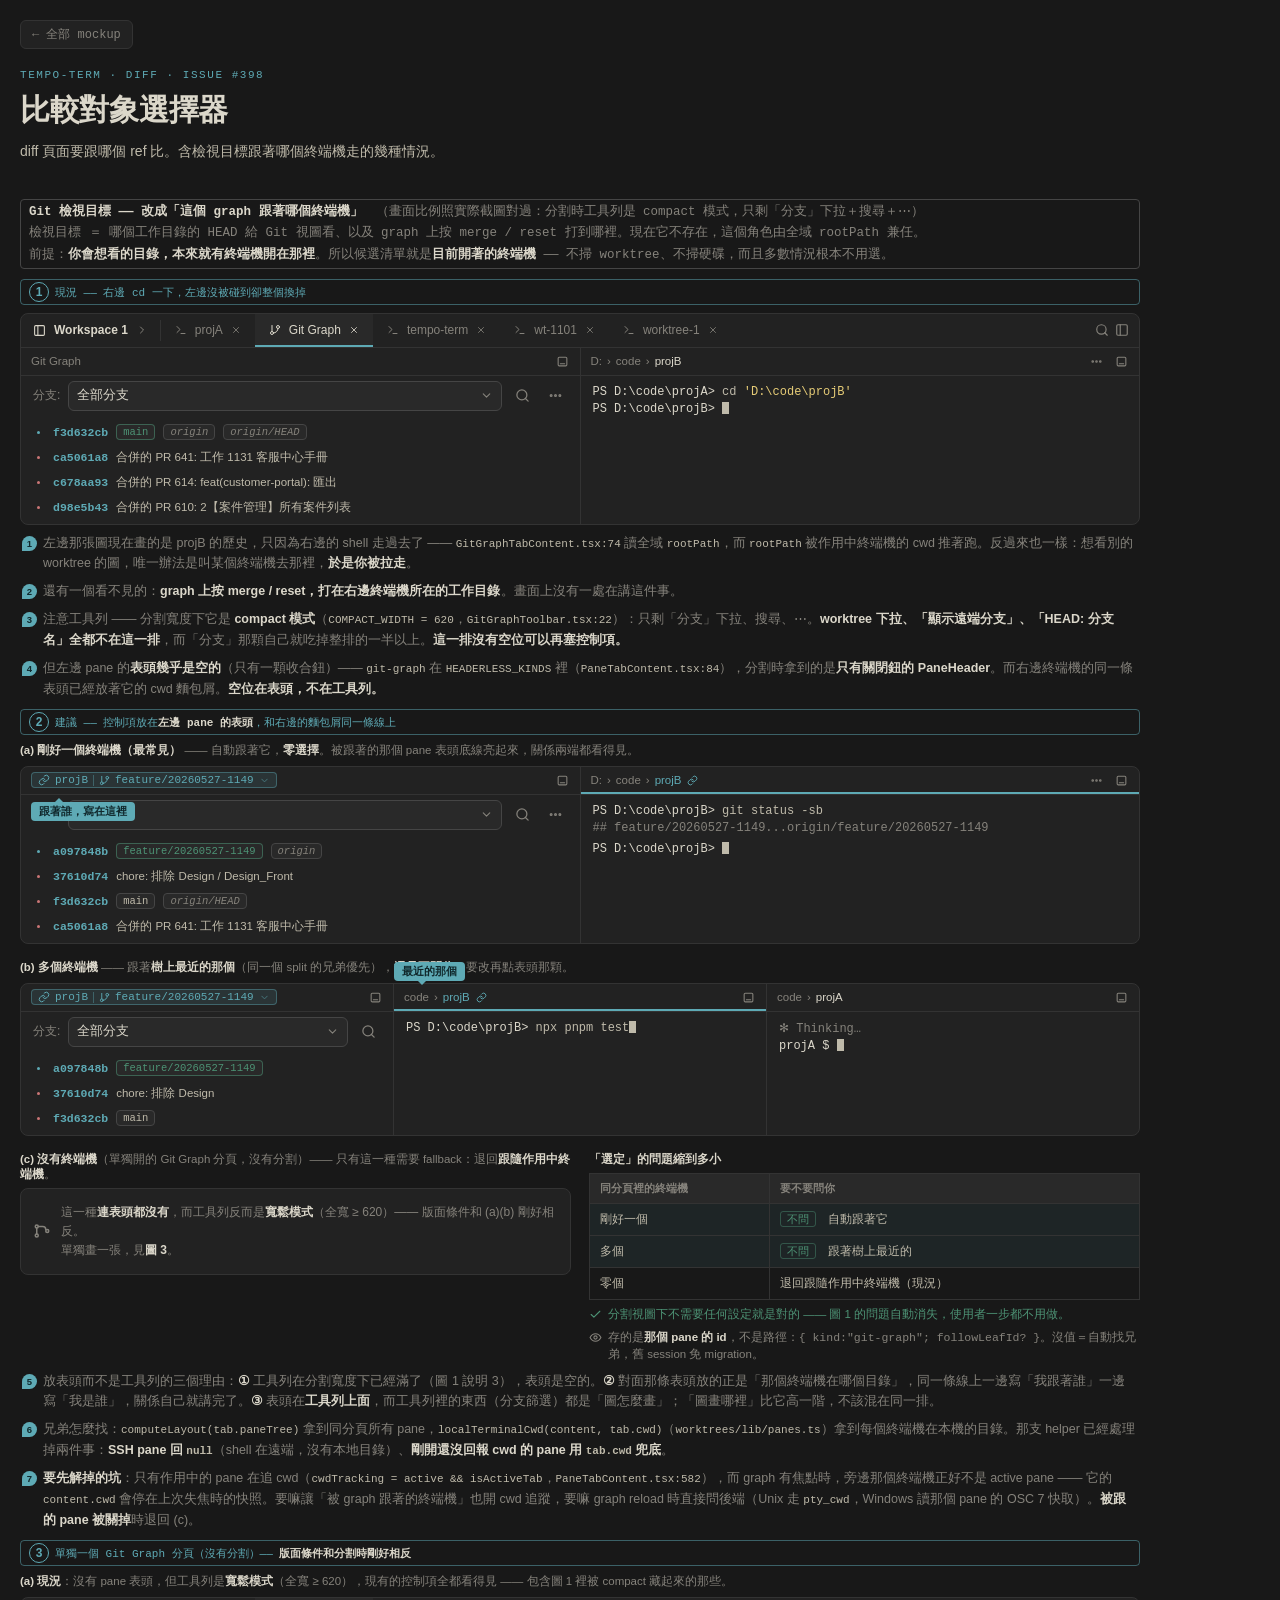
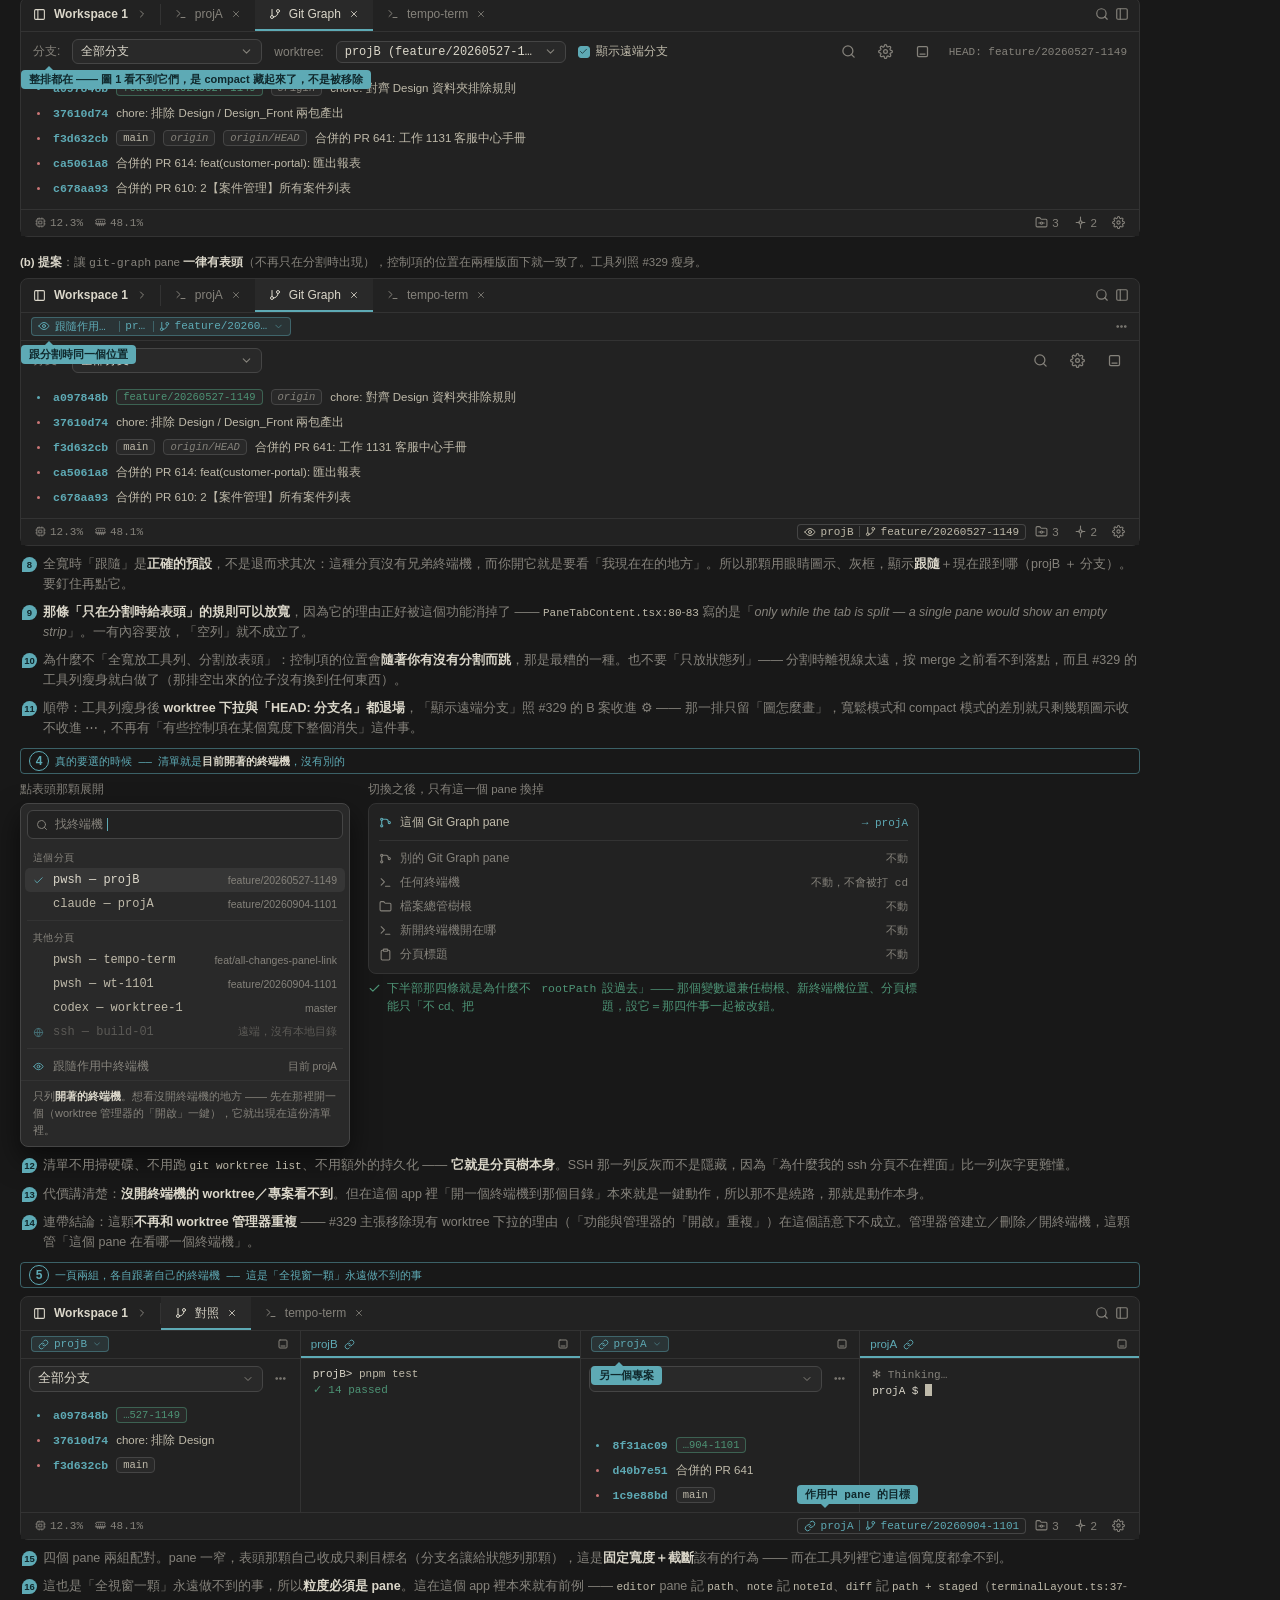
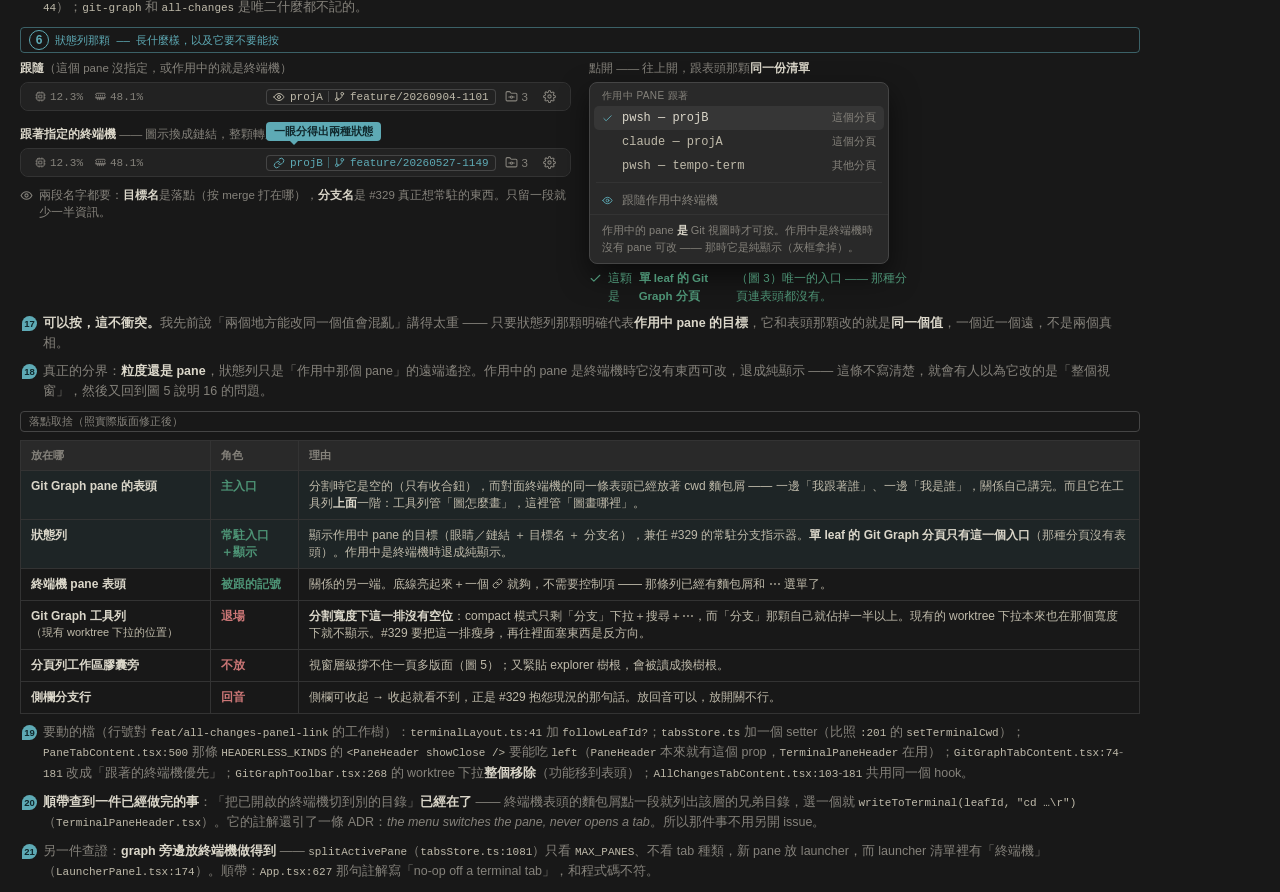
<file: fig-view-target.html>
<!doctype html>
<html lang="zh-Hant"><head><meta charset="utf-8">
<title>Git 檢視目標 — 跟著哪個終端機</title>
<link rel="stylesheet" href="mock.css"><style>
.fig-label .n {
  display: inline-block; width: 20px; height: 20px; line-height: 18px; text-align: center;
  border-radius: 50%; border: 1px solid var(--accent); background: transparent;
  color: var(--accent); font-family: "Segoe UI", sans-serif; font-size: 12px; font-weight: 700;
  margin-right: 6px;
}
.legend { font-size: 12.5px; }
.legend .lg-txt { flex: 1; min-width: 0; }
.legend b { color: var(--fg); font-weight: 600; }
.legend code { font-family: var(--mono); color: var(--fg-muted); font-size: 11px; }

/* ---------- split panes ---------- */
.panes { flex: 1; display: flex; min-height: 0; }
.pane { flex: 1; min-width: 0; display: flex; flex-direction: column; }
.pane + .pane { border-left: 1px solid var(--border); }

/* PaneHeader：分割時才出現。終端機有麵包屑，其他種類目前只有關閉鈕。 */
.pheader {
  height: 28px; flex: none; display: flex; align-items: center; gap: 6px; padding: 0 8px 0 10px;
  border-bottom: 1px solid var(--border); font-size: 11.5px; color: var(--fg-subtle);
}
.pheader .spacer { margin-left: auto; }
.pheader .icon-btn { padding: 3px; }
.crumb { display: flex; align-items: center; gap: 5px; font-size: 11.5px; color: var(--fg-muted); min-width: 0; }
.crumb .s { white-space: nowrap; }
.crumb .g { color: var(--fg-subtle); }
.crumb .last { color: var(--fg); }
.pane.bound .pheader { box-shadow: inset 0 -2px 0 var(--accent); }
.pane.bound .crumb .last { color: var(--accent); }

/* ---------- git graph（分割寬度＝compact 模式） ---------- */
.gbar { height: 40px; flex: none; display: flex; align-items: center; gap: 8px; padding: 0 12px; }
.gbar .lab { font-size: 12px; color: var(--fg-subtle); flex: none; }
.combo.big { height: 30px; border-radius: 6px; width: auto; flex: 1; min-width: 0; font-family: inherit; font-size: 12.5px; }
.graph { flex: 1; padding: 4px 0; }
.crow { height: 25px; display: flex; align-items: center; gap: 8px; padding: 0 10px; font-family: var(--mono); font-size: 11.5px; color: var(--fg-muted); }
.crow .lane { width: 14px; flex: none; display: flex; justify-content: center; color: #cb7676; }
.crow .sha { color: var(--accent); font-weight: 600; flex: none; }
.crow .msg { overflow: hidden; text-overflow: ellipsis; white-space: nowrap; font-family: "Segoe UI", "Noto Sans TC", sans-serif; color: var(--fg-muted); }
.crow.head .lane { color: var(--accent); }
.chip {
  flex: none; font-size: 10.5px; padding: 1px 6px; border-radius: 4px; font-family: var(--mono); white-space: nowrap;
  border: 1px solid var(--border-strong); color: var(--fg-muted); background: var(--bg-elevated);
}
.chip.cur { border-color: color-mix(in srgb, var(--ok) 55%, transparent); color: var(--ok); }
.chip.rem { color: var(--fg-subtle); font-style: italic; }

/* ---------- terminal ---------- */
.term { flex: 1; padding: 9px 12px; font-family: var(--mono); font-size: 12px; color: var(--fg-muted); display: flex; flex-direction: column; gap: 3px; overflow: hidden; }
.term div { white-space: nowrap; overflow: hidden; text-overflow: ellipsis; }
.term .pr { color: var(--fg); }
.term .arg { color: var(--warn); }
.term .caret { display: inline-block; width: 7px; height: 12px; background: var(--fg-muted); vertical-align: -2px; }

/* ---------- status bar ---------- */
.sb {
  height: 27px; flex: none; display: flex; align-items: center; gap: 4px;
  border-top: 1px solid var(--border); background: var(--bg-inset); padding: 0 8px;
  font-size: 12px; color: var(--fg-muted);
}
.sb-stats { margin-left: 6px; display: flex; gap: 12px; font-family: var(--mono); color: var(--fg-subtle); font-size: 11px; }
.sb-stats span { display: flex; align-items: center; gap: 4px; }
.sb-right { margin-left: auto; display: flex; align-items: center; gap: 3px; }
.sb-item { display: flex; align-items: center; gap: 4px; padding: 2px 6px; border-radius: 4px; color: var(--fg-subtle); font-size: 11.5px; }

/* ---------- THE control ---------- */
.bind {
  display: flex; align-items: center; gap: 5px; padding: 2px 7px; border-radius: 4px;
  font-family: var(--mono); font-size: 11px; max-width: 260px; min-width: 0;
  color: var(--accent); background: color-mix(in srgb, var(--accent) 13%, transparent);
  box-shadow: inset 0 0 0 1px color-mix(in srgb, var(--accent) 42%, transparent);
}
.bind .nm { overflow: hidden; text-overflow: ellipsis; white-space: nowrap; }
.bind .bar { width: 1px; height: 11px; flex: none; background: color-mix(in srgb, var(--accent) 40%, transparent); }
.bind .chev { display: flex; opacity: .6; }
.bind.fallback { color: var(--fg-subtle); background: transparent; box-shadow: inset 0 0 0 1px var(--border-strong); }
.bind.fallback .bar { background: var(--border-strong); }
.bind.wrong { color: var(--bad); background: color-mix(in srgb, var(--bad) 12%, transparent); box-shadow: inset 0 0 0 1px color-mix(in srgb, var(--bad) 52%, transparent); }
.echo { display: flex; align-items: center; gap: 5px; padding: 2px 7px; border-radius: 4px; font-family: var(--mono); font-size: 11px; color: var(--fg-muted); max-width: 300px; }
.echo .nm { overflow: hidden; text-overflow: ellipsis; white-space: nowrap; }
.echo .bar { width: 1px; height: 11px; background: var(--border-strong); flex: none; }
.echo.ctl { box-shadow: inset 0 0 0 1px var(--border-strong); }
.echo.pinned { color: var(--accent); }
.echo.pinned .bar { background: color-mix(in srgb, var(--accent) 45%, transparent); }

/* ---------- popup ---------- */
.menu {
  width: 330px; padding: 0; background: var(--bg-elevated);
  border: 1px solid var(--border-strong); border-radius: 8px; box-shadow: 0 12px 28px rgba(0,0,0,.55);
}
.mi { display: flex; align-items: center; gap: 8px; padding: 5px 8px; margin: 0 4px; border-radius: 5px; font-size: 12px; color: var(--fg-muted); white-space: nowrap; }
.mi.mono { font-family: var(--mono); }
.mi .tick { width: 12px; flex: none; color: var(--accent); display: flex; }
.mi .lbl { overflow: hidden; text-overflow: ellipsis; }
.mi.on { background: rgba(255,255,255,.06); color: var(--fg); }
.mi.off { color: var(--fg-subtle); }
.mi.dis { color: var(--fg-subtle); opacity: .55; }
.mi .hint { margin-left: auto; padding-left: 10px; flex: none; font-size: 10.5px; color: var(--fg-subtle); font-family: "Segoe UI", sans-serif; }
.sep { height: 1px; background: var(--border); margin: 4px 6px; }
.mhead { padding: 6px 12px 3px; font-size: 10px; letter-spacing: .04em; text-transform: uppercase; color: var(--fg-subtle); }
.pk-search { display: flex; align-items: center; gap: 7px; margin: 6px; padding: 5px 8px; border: 1px solid var(--border-strong); border-radius: 6px; background: var(--bg); color: var(--fg-subtle); font-size: 12px; }
.caret2 { width: 1px; height: 13px; background: var(--accent); margin-left: -3px; }
.pk-foot { border-top: 1px solid var(--border); padding: 7px 12px; font-size: 11px; color: var(--fg-subtle); line-height: 1.55; }

/* ---------- helpers ---------- */
.row2 { display: flex; gap: 18px; align-items: flex-start; flex-wrap: wrap; }
.cell { display: flex; flex-direction: column; gap: 6px; }
.cap { font-size: 11.5px; color: var(--fg-subtle); width: 1120px; }
.cap.half { width: 551px; }
.cap.free { width: auto; }
.cap b { color: var(--fg); font-weight: 600; }
.tagok { font-size: 10.5px; padding: 1px 6px; border-radius: 3px; font-family: "Segoe UI", sans-serif; color: var(--ok); border: 1px solid color-mix(in srgb, var(--ok) 45%, transparent); }
.strip2 { width: 1120px; background: var(--bg); border: 1px solid var(--border); border-radius: 8px; }
.strip2.half { width: 551px; }
.arrow { width: 1120px; display: flex; align-items: center; gap: 10px; color: var(--fg-subtle); font-size: 12px; padding-left: 2px; }
.arrow .k { font-family: var(--mono); color: var(--fg); }
.verdict { font-size: 11.5px; display: flex; align-items: flex-start; gap: 6px; line-height: 1.5; }
.verdict svg { margin-top: 2px; flex: none; }
.verdict.no { color: var(--bad); }
.verdict.ok { color: var(--ok); }

.callout .note.up { top: auto; bottom: 30px; }
.callout .note.up::after { bottom: auto; top: 100%; border-bottom-color: transparent; border-top-color: var(--accent); }
.callout .note.left { right: auto; left: 0; }
.callout .note.left::after { right: auto; left: 24px; }

table.cmp { width: 1120px; border-collapse: collapse; font-size: 12px; }
table.cmp th, table.cmp td { border: 1px solid var(--border); padding: 7px 10px; text-align: left; vertical-align: top; }
table.cmp th { background: var(--bg-elevated); color: var(--fg-subtle); font-size: 11px; font-weight: 600; }
table.cmp td { color: var(--fg-muted); }
table.cmp td b { color: var(--fg); }
table.cmp tr.pick td { background: color-mix(in srgb, var(--accent) 9%, transparent); }
table.cmp .v { white-space: nowrap; font-weight: 600; }
table.cmp .v.ok { color: var(--ok); }
table.cmp .v.no { color: var(--bad); }
table.cmp .v.meh { color: var(--warn); }
table.cmp code { font-family: var(--mono); font-size: 11px; color: var(--fg-muted); }

.tab.dim { color: var(--fg-subtle); }
.tabstrip .right { margin-left: auto; display: flex; align-items: center; gap: 6px; padding: 0 10px; color: var(--fg-subtle); }
</style></head>

<body>
<style>
.mk-back {
  display: inline-flex; align-items: center; gap: 7px; align-self: flex-start;
  font-family: "IBM Plex Mono", Consolas, monospace; font-size: 12px;
  color: #85827b; text-decoration: none; border: 1px solid #333;
  border-radius: 6px; padding: 5px 11px; margin-bottom: 4px; background: #222;
}
.mk-back:hover { color: #dbd7ca; border-color: #454545; }
.mk-back:focus-visible { outline: 2px solid #5eaab5; outline-offset: 2px; }
.mk-head {
  display: flex; flex-direction: column; gap: 10px;
  margin: 6px 0 26px; align-self: stretch;
}
.mk-head .mk-eyebrow {
  font-family: "IBM Plex Mono", Consolas, monospace; font-size: 11px;
  letter-spacing: .14em; text-transform: uppercase; color: #5eaab5;
}
.mk-head .mk-title {
  font-family: "IBM Plex Sans TC", "Noto Sans TC", "Microsoft JhengHei", "Segoe UI", sans-serif;
  font-size: 30px; font-weight: 600; margin: 0; line-height: 1.25;
  letter-spacing: -.01em; color: #dbd7ca;
}
.mk-head .mk-sub {
  font-family: "IBM Plex Sans TC", "Noto Sans TC", "Microsoft JhengHei", "Segoe UI", sans-serif;
  font-size: 14px; line-height: 1.75; color: #bfbaaa; margin: 0; max-width: 68ch;
}
</style>
<a class="mk-back" href="index.html">&larr; 全部 mockup</a>
<header class="mk-head">
  <div class="mk-eyebrow">tempo-term · diff · issue #398</div>
  <h1 class="mk-title">比較對象選擇器</h1>
  <p class="mk-sub">diff 頁面要跟哪個 ref 比。含檢視目標跟著哪個終端機走的幾種情況。</p>
</header>


<svg style="display:none" xmlns="http://www.w3.org/2000/svg">
  <symbol id="i-branch" viewBox="0 0 24 24"><line x1="6" y1="3" x2="6" y2="15"/><circle cx="18" cy="6" r="3"/><circle cx="6" cy="18" r="3"/><path d="M18 9a9 9 0 0 1-9 9"/></symbol>
  <symbol id="i-foldergit" viewBox="0 0 24 24"><path d="M4 20h16a2 2 0 0 0 2-2V8a2 2 0 0 0-2-2h-7.9a2 2 0 0 1-1.69-.9L9.6 3.9A2 2 0 0 0 7.93 3H4a2 2 0 0 0-2 2v13a2 2 0 0 0 2 2Z"/><circle cx="12" cy="13" r="2"/><path d="M14 13h3"/><path d="M7 13h3"/></symbol>
  <symbol id="i-link" viewBox="0 0 24 24"><path d="M10 13a5 5 0 0 0 7.5.5l3-3a5 5 0 0 0-7-7l-1.5 1.5"/><path d="M14 11a5 5 0 0 0-7.5-.5l-3 3a5 5 0 0 0 7 7l1.5-1.5"/></symbol>
  <symbol id="i-chev" viewBox="0 0 24 24"><path d="m6 9 6 6 6-6"/></symbol>
  <symbol id="i-chevr" viewBox="0 0 24 24"><path d="m9 18 6-6-6-6"/></symbol>
  <symbol id="i-search" viewBox="0 0 24 24"><circle cx="11" cy="11" r="8"/><path d="m21 21-4.3-4.3"/></symbol>
  <symbol id="i-dots" viewBox="0 0 24 24"><circle cx="5" cy="12" r="1.4"/><circle cx="12" cy="12" r="1.4"/><circle cx="19" cy="12" r="1.4"/></symbol>
  <symbol id="i-min" viewBox="0 0 24 24"><rect x="4" y="4" width="16" height="16" rx="2"/><path d="M8 16h8"/></symbol>
  <symbol id="i-cpu" viewBox="0 0 24 24"><rect x="4" y="4" width="16" height="16" rx="2"/><rect x="9" y="9" width="6" height="6"/><path d="M9 2v2M15 2v2M9 20v2M15 20v2M2 9h2M2 15h2M20 9h2M20 15h2"/></symbol>
  <symbol id="i-ram" viewBox="0 0 24 24"><path d="M6 19v-3M10 19v-3M14 19v-3M18 19v-3M8 11V9M16 11V9M12 11V9M2 15h20M2 7a2 2 0 0 1 2-2h16a2 2 0 0 1 2 2v1.1a2 2 0 0 0 0 3.8V15H2v-3.1a2 2 0 0 0 0-3.8Z"/></symbol>
  <symbol id="i-gear" viewBox="0 0 24 24"><circle cx="12" cy="12" r="3"/><path d="M19.4 15a1.65 1.65 0 0 0 .33 1.82l.06.06a2 2 0 1 1-2.83 2.83l-.06-.06a1.65 1.65 0 0 0-1.82-.33 1.65 1.65 0 0 0-1 1.51V21a2 2 0 1 1-4 0v-.09A1.65 1.65 0 0 0 9 19.4a1.65 1.65 0 0 0-1.82.33l-.06.06a2 2 0 1 1-2.83-2.83l.06-.06A1.65 1.65 0 0 0 4.6 15a1.65 1.65 0 0 0-1.51-1H3a2 2 0 1 1 0-4h.09A1.65 1.65 0 0 0 4.6 9a1.65 1.65 0 0 0-.33-1.82l-.06-.06a2 2 0 1 1 2.83-2.83l.06.06A1.65 1.65 0 0 0 9 4.6 1.65 1.65 0 0 0 10 3.09V3a2 2 0 1 1 4 0v.09a1.65 1.65 0 0 0 1 1.51 1.65 1.65 0 0 0 1.82-.33l.06-.06a2 2 0 1 1 2.83 2.83l-.06.06A1.65 1.65 0 0 0 19.4 9v.09a1.65 1.65 0 0 0 1.51 1H21a2 2 0 1 1 0 4h-.09a1.65 1.65 0 0 0-1.51 1Z"/></symbol>
  <symbol id="i-port" viewBox="0 0 24 24"><path d="M12 2v6M12 16v6M4 12h6M14 12h6"/><circle cx="12" cy="12" r="3"/></symbol>
  <symbol id="i-clip" viewBox="0 0 24 24"><path d="M16 4h2a2 2 0 0 1 2 2v14a2 2 0 0 1-2 2H6a2 2 0 0 1-2-2V6a2 2 0 0 1 2-2h2"/><rect x="8" y="2" width="8" height="4" rx="1"/></symbol>
  <symbol id="i-term" viewBox="0 0 24 24"><path d="m4 17 6-6-6-6"/><path d="M12 19h8"/></symbol>
  <symbol id="i-commit" viewBox="0 0 24 24"><circle cx="12" cy="12" r="4"/></symbol>
  <symbol id="i-check" viewBox="0 0 24 24"><path d="M20 6 9 17l-5-5"/></symbol>
  <symbol id="i-eye" viewBox="0 0 24 24"><path d="M2 12s3.6-7 10-7 10 7 10 7-3.6 7-10 7-10-7-10-7Z"/><circle cx="12" cy="12" r="3"/></symbol>
  <symbol id="i-x" viewBox="0 0 24 24"><path d="M18 6 6 18M6 6l12 12"/></symbol>
  <symbol id="i-gitgraph" viewBox="0 0 24 24"><circle cx="5" cy="6" r="2"/><circle cx="5" cy="18" r="2"/><path d="M5 8v8"/><circle cx="19" cy="12" r="2"/><path d="M7 6h6a4 4 0 0 1 4 4v0"/></symbol>
  <symbol id="i-folder" viewBox="0 0 24 24"><path d="M4 20h16a2 2 0 0 0 2-2V8a2 2 0 0 0-2-2h-7.9a2 2 0 0 1-1.69-.9L9.6 3.9A2 2 0 0 0 7.93 3H4a2 2 0 0 0-2 2v13a2 2 0 0 0 2 2Z"/></symbol>
  <symbol id="i-globe" viewBox="0 0 24 24"><circle cx="12" cy="12" r="9"/><path d="M3 12h18M12 3a15 15 0 0 1 0 18M12 3a15 15 0 0 0 0 18"/></symbol>
  <symbol id="i-panel" viewBox="0 0 24 24"><rect x="3" y="3" width="18" height="18" rx="2"/><path d="M9 3v18"/></symbol>
</svg>

<div class="fig-label plain" style="font-size:12.5px;line-height:1.7;width:1120px">
  <b style="color:var(--fg)">Git 檢視目標 —— 改成「這個 graph 跟著哪個終端機」</b>　<span style="color:var(--fg-subtle)">（畫面比例照實際截圖對過：分割時工具列是 compact 模式，只剩「分支」下拉＋搜尋＋⋯）</span><br>
  檢視目標 ＝ 哪個工作目錄的 HEAD 給 Git 視圖看、以及 graph 上按 merge / reset 打到哪裡。現在它不存在，這個角色由全域 <code>rootPath</code> 兼任。<br>
  前提：<b style="color:var(--fg)">你會想看的目錄，本來就有終端機開在那裡</b>。所以候選清單就是<b style="color:var(--fg)">目前開著的終端機</b> —— 不掃 worktree、不掃硬碟，而且多數情況根本不用選。
</div>


<!-- ============================================================ 圖 1 ============================================================ -->
<div class="fig">
  <div class="fig-label"><span class="n">1</span>現況 —— 右邊 <code>cd</code> 一下，左邊沒被碰到卻整個換掉</div>

  <div class="window">
    <div class="tabstrip">
      <div class="ws"><svg class="i" width="13" height="13"><use href="#i-panel"/></svg> Workspace 1 <span class="chev"><svg class="i" width="12" height="12"><use href="#i-chevr"/></svg></span></div>
      <div class="divider"></div>
      <div class="tab dim"><svg class="i" width="12" height="12"><use href="#i-term"/></svg> projA <svg class="i" width="10" height="10"><use href="#i-x"/></svg></div>
      <div class="tab active"><svg class="i" width="12" height="12"><use href="#i-branch"/></svg> Git Graph <svg class="i" width="10" height="10"><use href="#i-x"/></svg></div>
      <div class="tab dim"><svg class="i" width="12" height="12"><use href="#i-term"/></svg> tempo-term <svg class="i" width="10" height="10"><use href="#i-x"/></svg></div>
      <div class="tab dim"><svg class="i" width="12" height="12"><use href="#i-term"/></svg> wt-1101 <svg class="i" width="10" height="10"><use href="#i-x"/></svg></div>
      <div class="tab dim"><svg class="i" width="12" height="12"><use href="#i-term"/></svg> worktree-1 <svg class="i" width="10" height="10"><use href="#i-x"/></svg></div>
      <div class="right"><svg class="i" width="14" height="14"><use href="#i-search"/></svg><svg class="i" width="14" height="14"><use href="#i-panel"/></svg></div>
    </div>
    <div class="body"><div class="main"><div class="panes">

      <div class="pane">
        <div class="pheader">
          <span style="color:var(--fg-subtle)">Git Graph</span>
          <div class="spacer"></div>
          <div class="icon-btn"><svg class="i" width="13" height="13"><use href="#i-min"/></svg></div>
        </div>
        <div class="gbar">
          <span class="lab">分支:</span>
          <div class="combo big"><span class="val">全部分支</span><span class="chev"><svg class="i" width="13" height="13"><use href="#i-chev"/></svg></span></div>
          <div class="icon-btn"><svg class="i" width="15" height="15"><use href="#i-search"/></svg></div>
          <div class="icon-btn"><svg class="i" width="15" height="15"><use href="#i-dots"/></svg></div>
        </div>
        <div class="graph">
          <div class="crow head"><span class="lane"><svg class="i" width="9" height="9" style="fill:currentColor;stroke:none"><use href="#i-commit"/></svg></span><span class="sha">f3d632cb</span><span class="chip cur">main</span><span class="chip rem">origin</span><span class="chip rem">origin/HEAD</span></div>
          <div class="crow"><span class="lane"><svg class="i" width="9" height="9" style="fill:currentColor;stroke:none"><use href="#i-commit"/></svg></span><span class="sha">ca5061a8</span><span class="msg">合併的 PR 641: 工作 1131 客服中心手冊</span></div>
          <div class="crow"><span class="lane"><svg class="i" width="9" height="9" style="fill:currentColor;stroke:none"><use href="#i-commit"/></svg></span><span class="sha">c678aa93</span><span class="msg">合併的 PR 614: feat(customer-portal): 匯出</span></div>
          <div class="crow"><span class="lane"><svg class="i" width="9" height="9" style="fill:currentColor;stroke:none"><use href="#i-commit"/></svg></span><span class="sha">d98e5b43</span><span class="msg">合併的 PR 610: 2【案件管理】所有案件列表</span></div>
        </div>
      </div>

      <div class="pane focused">
        <div class="pheader">
          <span class="crumb"><span class="s g">D:</span><span class="g">›</span><span class="s g">code</span><span class="g">›</span><span class="s last">projB</span></span>
          <div class="spacer"></div>
          <div class="icon-btn"><svg class="i" width="13" height="13"><use href="#i-dots"/></svg></div>
          <div class="icon-btn"><svg class="i" width="13" height="13"><use href="#i-min"/></svg></div>
        </div>
        <div class="term">
          <div><span class="pr">PS D:\code\projA&gt;</span> cd <span class="arg">'D:\code\projB'</span></div>
          <div><span class="pr">PS D:\code\projB&gt;</span> <span class="caret"></span></div>
        </div>
      </div>

    </div></div></div>
  </div>

  <div class="legend"><span class="num">1</span><span class="lg-txt">左邊那張圖現在畫的是 projB 的歷史，只因為右邊的 shell 走過去了 —— <code>GitGraphTabContent.tsx:74</code> 讀全域 <code>rootPath</code>，而 <code>rootPath</code> 被作用中終端機的 cwd 推著跑。反過來也一樣：想看別的 worktree 的圖，唯一辦法是叫某個終端機去那裡，<b>於是你被拉走</b>。</span></div>
  <div class="legend"><span class="num">2</span><span class="lg-txt">還有一個看不見的：<b>graph 上按 merge / reset，打在右邊終端機所在的工作目錄</b>。畫面上沒有一處在講這件事。</span></div>
  <div class="legend"><span class="num">3</span><span class="lg-txt">注意工具列 —— 分割寬度下它是 <b>compact 模式</b>（<code>COMPACT_WIDTH = 620</code>，<code>GitGraphToolbar.tsx:22</code>）：只剩「分支」下拉、搜尋、⋯。<b>worktree 下拉、「顯示遠端分支」、「HEAD: 分支名」全都不在這一排</b>，而「分支」那顆自己就吃掉整排的一半以上。<b style="color:var(--fg)">這一排沒有空位可以再塞控制項。</b></span></div>
  <div class="legend"><span class="num">4</span><span class="lg-txt">但左邊 pane 的<b>表頭幾乎是空的</b>（只有一顆收合鈕）—— <code>git-graph</code> 在 <code>HEADERLESS_KINDS</code> 裡（<code>PaneTabContent.tsx:84</code>），分割時拿到的是<b>只有關閉鈕的 PaneHeader</b>。而右邊終端機的同一條表頭已經放著它的 cwd 麵包屑。<b style="color:var(--fg)">空位在表頭，不在工具列。</b></span></div>
</div>


<!-- ============================================================ 圖 2 ============================================================ -->
<div class="fig">
  <div class="fig-label"><span class="n">2</span>建議 —— 控制項放在<b style="color:var(--fg)">左邊 pane 的表頭</b>，和右邊的麵包屑同一條線上</div>

  <div class="cap"><b>(a) 剛好一個終端機（最常見）</b> —— 自動跟著它，<b>零選擇</b>。被跟著的那個 pane 表頭底線亮起來，關係兩端都看得見。</div>
  <div class="window">
    <div class="body"><div class="main"><div class="panes">

      <div class="pane">
        <div class="pheader">
          <span class="bind callout"><span class="note left">跟著誰，寫在這裡</span><svg class="i" width="12" height="12"><use href="#i-link"/></svg><span class="nm">projB</span><span class="bar"></span><svg class="i" width="11" height="11"><use href="#i-branch"/></svg><span class="nm">feature/20260527-1149</span><span class="chev"><svg class="i" width="11" height="11"><use href="#i-chev"/></svg></span></span>
          <div class="spacer"></div>
          <div class="icon-btn"><svg class="i" width="13" height="13"><use href="#i-min"/></svg></div>
        </div>
        <div class="gbar">
          <span class="lab">分支:</span>
          <div class="combo big"><span class="val">全部分支</span><span class="chev"><svg class="i" width="13" height="13"><use href="#i-chev"/></svg></span></div>
          <div class="icon-btn"><svg class="i" width="15" height="15"><use href="#i-search"/></svg></div>
          <div class="icon-btn"><svg class="i" width="15" height="15"><use href="#i-dots"/></svg></div>
        </div>
        <div class="graph">
          <div class="crow head"><span class="lane"><svg class="i" width="9" height="9" style="fill:currentColor;stroke:none"><use href="#i-commit"/></svg></span><span class="sha">a097848b</span><span class="chip cur">feature/20260527-1149</span><span class="chip rem">origin</span></div>
          <div class="crow"><span class="lane"><svg class="i" width="9" height="9" style="fill:currentColor;stroke:none"><use href="#i-commit"/></svg></span><span class="sha">37610d74</span><span class="msg">chore: 排除 Design / Design_Front</span></div>
          <div class="crow"><span class="lane"><svg class="i" width="9" height="9" style="fill:currentColor;stroke:none"><use href="#i-commit"/></svg></span><span class="sha">f3d632cb</span><span class="chip">main</span><span class="chip rem">origin/HEAD</span></div>
          <div class="crow"><span class="lane"><svg class="i" width="9" height="9" style="fill:currentColor;stroke:none"><use href="#i-commit"/></svg></span><span class="sha">ca5061a8</span><span class="msg">合併的 PR 641: 工作 1131 客服中心手冊</span></div>
        </div>
      </div>

      <div class="pane bound">
        <div class="pheader">
          <span class="crumb"><span class="s g">D:</span><span class="g">›</span><span class="s g">code</span><span class="g">›</span><span class="s last">projB</span></span>
          <svg class="i" width="11" height="11" style="color:var(--accent)"><use href="#i-link"/></svg>
          <div class="spacer"></div>
          <div class="icon-btn"><svg class="i" width="13" height="13"><use href="#i-dots"/></svg></div>
          <div class="icon-btn"><svg class="i" width="13" height="13"><use href="#i-min"/></svg></div>
        </div>
        <div class="term">
          <div><span class="pr">PS D:\code\projB&gt;</span> git status -sb</div>
          <div style="color:var(--fg-subtle)">## feature/20260527-1149...origin/feature/20260527-1149</div>
          <div style="margin-top:4px"><span class="pr">PS D:\code\projB&gt;</span> <span class="caret"></span></div>
        </div>
      </div>

    </div></div></div>
  </div>

  <div class="cap" style="margin-top:8px"><b>(b) 多個終端機</b> —— 跟著<b>樹上最近的那個</b>（同一個 split 的兄弟優先），<b>還是不問你</b>。要改再點表頭那顆。</div>
  <div class="window">
    <div class="body"><div class="main"><div class="panes">

      <div class="pane">
        <div class="pheader">
          <span class="bind"><svg class="i" width="12" height="12"><use href="#i-link"/></svg><span class="nm">projB</span><span class="bar"></span><svg class="i" width="11" height="11"><use href="#i-branch"/></svg><span class="nm">feature/20260527-1149</span><span class="chev"><svg class="i" width="11" height="11"><use href="#i-chev"/></svg></span></span>
          <div class="spacer"></div>
          <div class="icon-btn"><svg class="i" width="13" height="13"><use href="#i-min"/></svg></div>
        </div>
        <div class="gbar">
          <span class="lab">分支:</span>
          <div class="combo big"><span class="val">全部分支</span><span class="chev"><svg class="i" width="13" height="13"><use href="#i-chev"/></svg></span></div>
          <div class="icon-btn"><svg class="i" width="15" height="15"><use href="#i-search"/></svg></div>
        </div>
        <div class="graph">
          <div class="crow head"><span class="lane"><svg class="i" width="9" height="9" style="fill:currentColor;stroke:none"><use href="#i-commit"/></svg></span><span class="sha">a097848b</span><span class="chip cur">feature/20260527-1149</span></div>
          <div class="crow"><span class="lane"><svg class="i" width="9" height="9" style="fill:currentColor;stroke:none"><use href="#i-commit"/></svg></span><span class="sha">37610d74</span><span class="msg">chore: 排除 Design</span></div>
          <div class="crow"><span class="lane"><svg class="i" width="9" height="9" style="fill:currentColor;stroke:none"><use href="#i-commit"/></svg></span><span class="sha">f3d632cb</span><span class="chip">main</span></div>
        </div>
      </div>

      <div class="pane bound">
        <div class="pheader callout">
          <span class="note up left">最近的那個</span>
          <span class="crumb"><span class="s g">code</span><span class="g">›</span><span class="s last">projB</span></span>
          <svg class="i" width="11" height="11" style="color:var(--accent)"><use href="#i-link"/></svg>
          <div class="spacer"></div>
          <div class="icon-btn"><svg class="i" width="13" height="13"><use href="#i-min"/></svg></div>
        </div>
        <div class="term"><div><span class="pr">PS D:\code\projB&gt;</span> npx pnpm test<span class="caret"></span></div></div>
      </div>

      <div class="pane focused">
        <div class="pheader">
          <span class="crumb"><span class="s g">code</span><span class="g">›</span><span class="s last">projA</span></span>
          <div class="spacer"></div>
          <div class="icon-btn"><svg class="i" width="13" height="13"><use href="#i-min"/></svg></div>
        </div>
        <div class="term"><div style="color:var(--fg-subtle)">✻ Thinking…</div><div><span class="pr">projA $</span> <span class="caret"></span></div></div>
      </div>

    </div></div></div>
  </div>

  <div class="row2" style="margin-top:8px">
    <div class="cell">
      <div class="cap half"><b>(c) 沒有終端機</b>（單獨開的 Git Graph 分頁，沒有分割）—— 只有這一種需要 fallback：退回<b>跟隨作用中終端機</b>。</div>
      <div class="strip2 half" style="padding:14px 12px">
        <div style="display:flex;align-items:center;gap:10px;color:var(--fg-subtle);font-size:12px;line-height:1.6">
          <svg class="i" width="18" height="18" style="flex:none"><use href="#i-gitgraph"/></svg>
          <span>這一種<b style="color:var(--fg)">連表頭都沒有</b>，而工具列反而是<b style="color:var(--fg)">寬鬆模式</b>（全寬 ≥ 620）—— 版面條件和 (a)(b) 剛好相反。<br>單獨畫一張，見<b style="color:var(--fg)">圖 3</b>。</span>
        </div>
      </div>
    </div>

    <div class="cell">
      <div class="cap half"><b>「選定」的問題縮到多小</b></div>
      <table class="cmp" style="width:551px">
        <thead><tr><th style="width:180px">同分頁裡的終端機</th><th>要不要問你</th></tr></thead>
        <tbody>
          <tr class="pick"><td>剛好一個</td><td><span class="tagok">不問</span>　自動跟著它</td></tr>
          <tr class="pick"><td>多個</td><td><span class="tagok">不問</span>　跟著樹上最近的</td></tr>
          <tr><td>零個</td><td>退回跟隨作用中終端機（現況）</td></tr>
        </tbody>
      </table>
      <div class="verdict ok" style="width:551px"><svg class="i" width="13" height="13"><use href="#i-check"/></svg> 分割視圖下不需要任何設定就是對的 —— 圖 1 的問題自動消失，使用者一步都不用做。</div>
      <div class="verdict" style="width:551px"><svg class="i" width="13" height="13" style="color:var(--fg-subtle)"><use href="#i-eye"/></svg><span style="color:var(--fg-subtle)">存的是<b style="color:var(--fg)">那個 pane 的 id</b>，不是路徑：<code>{ kind:"git-graph"; followLeafId? }</code>。沒值＝自動找兄弟，舊 session 免 migration。</span></div>
    </div>
  </div>

  <div class="legend"><span class="num">5</span><span class="lg-txt">放表頭而不是工具列的三個理由：<b>①</b> 工具列在分割寬度下已經滿了（圖 1 說明 3），表頭是空的。<b>②</b> 對面那條表頭放的正是「那個終端機在哪個目錄」，同一條線上一邊寫「我跟著誰」一邊寫「我是誰」，關係自己就講完了。<b>③</b> 表頭在<b>工具列上面</b>，而工具列裡的東西（分支篩選）都是「圖怎麼畫」；「圖畫哪裡」比它高一階，不該混在同一排。</span></div>
  <div class="legend"><span class="num">6</span><span class="lg-txt">兄弟怎麼找：<code>computeLayout(tab.paneTree)</code> 拿到同分頁所有 pane，<code>localTerminalCwd(content, tab.cwd)</code>（<code>worktrees/lib/panes.ts</code>）拿到每個終端機在本機的目錄。那支 helper 已經處理掉兩件事：<b>SSH pane 回 <code>null</code></b>（shell 在遠端，沒有本地目錄）、<b>剛開還沒回報 cwd 的 pane 用 <code>tab.cwd</code> 兜底</b>。</span></div>
  <div class="legend"><span class="num">7</span><span class="lg-txt"><b>要先解掉的坑</b>：只有作用中的 pane 在追 cwd（<code>cwdTracking = active &amp;&amp; isActiveTab</code>，<code>PaneTabContent.tsx:582</code>），而 graph 有焦點時，旁邊那個終端機正好不是 active pane —— 它的 <code>content.cwd</code> 會停在上次失焦時的快照。要嘛讓「被 graph 跟著的終端機」也開 cwd 追蹤，要嘛 graph reload 時直接問後端（Unix 走 <code>pty_cwd</code>，Windows 讀那個 pane 的 OSC 7 快取）。<b>被跟的 pane 被關掉</b>時退回 (c)。</span></div>
</div>


<!-- ============================================================ 圖 3（新） ============================================================ -->
<div class="fig">
  <div class="fig-label"><span class="n">3</span>單獨一個 Git Graph 分頁（沒有分割）—— <b style="color:var(--fg)">版面條件和分割時剛好相反</b></div>

  <div class="cap"><b>(a) 現況</b>：沒有 pane 表頭，但工具列是<b>寬鬆模式</b>（全寬 ≥ 620），現有的控制項全都看得見 —— 包含圖 1 裡被 compact 藏起來的那些。</div>
  <div class="window">
    <div class="tabstrip">
      <div class="ws"><svg class="i" width="13" height="13"><use href="#i-panel"/></svg> Workspace 1 <span class="chev"><svg class="i" width="12" height="12"><use href="#i-chevr"/></svg></span></div>
      <div class="divider"></div>
      <div class="tab dim"><svg class="i" width="12" height="12"><use href="#i-term"/></svg> projA <svg class="i" width="10" height="10"><use href="#i-x"/></svg></div>
      <div class="tab active"><svg class="i" width="12" height="12"><use href="#i-branch"/></svg> Git Graph <svg class="i" width="10" height="10"><use href="#i-x"/></svg></div>
      <div class="tab dim"><svg class="i" width="12" height="12"><use href="#i-term"/></svg> tempo-term <svg class="i" width="10" height="10"><use href="#i-x"/></svg></div>
      <div class="right"><svg class="i" width="14" height="14"><use href="#i-search"/></svg><svg class="i" width="14" height="14"><use href="#i-panel"/></svg></div>
    </div>
    <div class="body"><div class="main">
      <div class="gbar callout" style="gap:12px">
        <span class="note left" style="top:38px">整排都在 —— 圖 1 看不到它們，是 compact 藏起來了，不是被移除</span>
        <span class="lab">分支:</span>
        <div class="combo" style="width:190px"><span class="val">全部分支</span><span class="chev"><svg class="i" width="13" height="13"><use href="#i-chev"/></svg></span></div>
        <span class="lab">worktree:</span>
        <div class="combo" style="width:230px"><span class="val">projB (feature/20260527-1149)</span><span class="chev"><svg class="i" width="13" height="13"><use href="#i-chev"/></svg></span></div>
        <label class="checkbox"><span class="cb-box"><svg class="i" width="9" height="9"><use href="#i-check"/></svg></span> 顯示遠端分支</label>
        <div class="spacer"></div>
        <div class="icon-btn"><svg class="i" width="15" height="15"><use href="#i-search"/></svg></div>
        <div class="icon-btn"><svg class="i" width="15" height="15"><use href="#i-gear"/></svg></div>
        <div class="icon-btn"><svg class="i" width="15" height="15"><use href="#i-min"/></svg></div>
        <span style="font-family:var(--mono);font-size:11px;color:var(--fg-subtle);white-space:nowrap;padding-left:2px">HEAD: feature/20260527-1149</span>
      </div>
      <div class="graph" style="padding-bottom:8px">
        <div class="crow head"><span class="lane"><svg class="i" width="9" height="9" style="fill:currentColor;stroke:none"><use href="#i-commit"/></svg></span><span class="sha">a097848b</span><span class="chip cur">feature/20260527-1149</span><span class="chip rem">origin</span><span class="msg">chore: 對齊 Design 資料夾排除規則</span></div>
        <div class="crow"><span class="lane"><svg class="i" width="9" height="9" style="fill:currentColor;stroke:none"><use href="#i-commit"/></svg></span><span class="sha">37610d74</span><span class="msg">chore: 排除 Design / Design_Front 兩包產出</span></div>
        <div class="crow"><span class="lane"><svg class="i" width="9" height="9" style="fill:currentColor;stroke:none"><use href="#i-commit"/></svg></span><span class="sha">f3d632cb</span><span class="chip">main</span><span class="chip rem">origin</span><span class="chip rem">origin/HEAD</span><span class="msg">合併的 PR 641: 工作 1131 客服中心手冊</span></div>
        <div class="crow"><span class="lane"><svg class="i" width="9" height="9" style="fill:currentColor;stroke:none"><use href="#i-commit"/></svg></span><span class="sha">ca5061a8</span><span class="msg">合併的 PR 614: feat(customer-portal): 匯出報表</span></div>
        <div class="crow"><span class="lane"><svg class="i" width="9" height="9" style="fill:currentColor;stroke:none"><use href="#i-commit"/></svg></span><span class="sha">c678aa93</span><span class="msg">合併的 PR 610: 2【案件管理】所有案件列表</span></div>
      </div>
    </div></div>
    <div class="sb">
      <span class="sb-stats"><span><svg class="i" width="11" height="11"><use href="#i-cpu"/></svg> 12.3%</span><span><svg class="i" width="11" height="11"><use href="#i-ram"/></svg> 48.1%</span></span>
      <span class="sb-right">
        <span class="sb-item"><svg class="i" width="13" height="13"><use href="#i-foldergit"/></svg> 3</span>
        <span class="sb-item"><svg class="i" width="13" height="13"><use href="#i-port"/></svg> 2</span>
        <span class="sb-item"><svg class="i" width="13" height="13"><use href="#i-gear"/></svg></span>
      </span>
    </div>
  </div>

  <div class="cap" style="margin-top:10px"><b>(b) 提案</b>：讓 <code>git-graph</code> pane <b>一律有表頭</b>（不再只在分割時出現），控制項的位置在兩種版面下就一致了。工具列照 #329 瘦身。</div>
  <div class="window">
    <div class="tabstrip">
      <div class="ws"><svg class="i" width="13" height="13"><use href="#i-panel"/></svg> Workspace 1 <span class="chev"><svg class="i" width="12" height="12"><use href="#i-chevr"/></svg></span></div>
      <div class="divider"></div>
      <div class="tab dim"><svg class="i" width="12" height="12"><use href="#i-term"/></svg> projA <svg class="i" width="10" height="10"><use href="#i-x"/></svg></div>
      <div class="tab active"><svg class="i" width="12" height="12"><use href="#i-branch"/></svg> Git Graph <svg class="i" width="10" height="10"><use href="#i-x"/></svg></div>
      <div class="tab dim"><svg class="i" width="12" height="12"><use href="#i-term"/></svg> tempo-term <svg class="i" width="10" height="10"><use href="#i-x"/></svg></div>
      <div class="right"><svg class="i" width="14" height="14"><use href="#i-search"/></svg><svg class="i" width="14" height="14"><use href="#i-panel"/></svg></div>
    </div>
    <div class="body"><div class="main">
      <div class="pheader callout">
        <span class="note left" style="top:32px">跟分割時同一個位置</span>
        <span class="bind"><svg class="i" width="12" height="12"><use href="#i-eye"/></svg><span class="nm">跟隨作用中終端機</span><span class="bar"></span><span class="nm">projB</span><span class="bar"></span><svg class="i" width="11" height="11"><use href="#i-branch"/></svg><span class="nm">feature/20260527-1149</span><span class="chev"><svg class="i" width="11" height="11"><use href="#i-chev"/></svg></span></span>
        <div class="spacer"></div>
        <div class="icon-btn"><svg class="i" width="13" height="13"><use href="#i-dots"/></svg></div>
      </div>
      <div class="gbar" style="gap:12px">
        <span class="lab">分支:</span>
        <div class="combo" style="width:190px"><span class="val">全部分支</span><span class="chev"><svg class="i" width="13" height="13"><use href="#i-chev"/></svg></span></div>
        <div class="spacer"></div>
        <div class="icon-btn"><svg class="i" width="15" height="15"><use href="#i-search"/></svg></div>
        <div class="icon-btn"><svg class="i" width="15" height="15"><use href="#i-gear"/></svg></div>
        <div class="icon-btn"><svg class="i" width="15" height="15"><use href="#i-min"/></svg></div>
      </div>
      <div class="graph" style="padding-bottom:8px">
        <div class="crow head"><span class="lane"><svg class="i" width="9" height="9" style="fill:currentColor;stroke:none"><use href="#i-commit"/></svg></span><span class="sha">a097848b</span><span class="chip cur">feature/20260527-1149</span><span class="chip rem">origin</span><span class="msg">chore: 對齊 Design 資料夾排除規則</span></div>
        <div class="crow"><span class="lane"><svg class="i" width="9" height="9" style="fill:currentColor;stroke:none"><use href="#i-commit"/></svg></span><span class="sha">37610d74</span><span class="msg">chore: 排除 Design / Design_Front 兩包產出</span></div>
        <div class="crow"><span class="lane"><svg class="i" width="9" height="9" style="fill:currentColor;stroke:none"><use href="#i-commit"/></svg></span><span class="sha">f3d632cb</span><span class="chip">main</span><span class="chip rem">origin/HEAD</span><span class="msg">合併的 PR 641: 工作 1131 客服中心手冊</span></div>
        <div class="crow"><span class="lane"><svg class="i" width="9" height="9" style="fill:currentColor;stroke:none"><use href="#i-commit"/></svg></span><span class="sha">ca5061a8</span><span class="msg">合併的 PR 614: feat(customer-portal): 匯出報表</span></div>
        <div class="crow"><span class="lane"><svg class="i" width="9" height="9" style="fill:currentColor;stroke:none"><use href="#i-commit"/></svg></span><span class="sha">c678aa93</span><span class="msg">合併的 PR 610: 2【案件管理】所有案件列表</span></div>
      </div>
    </div></div>
    <div class="sb">
      <span class="sb-stats"><span><svg class="i" width="11" height="11"><use href="#i-cpu"/></svg> 12.3%</span><span><svg class="i" width="11" height="11"><use href="#i-ram"/></svg> 48.1%</span></span>
      <span class="sb-right">
        <span class="echo ctl"><svg class="i" width="12" height="12"><use href="#i-eye"/></svg><span class="nm">projB</span><span class="bar"></span><svg class="i" width="11" height="11"><use href="#i-branch"/></svg><span class="nm">feature/20260527-1149</span></span>
        <span class="sb-item"><svg class="i" width="13" height="13"><use href="#i-foldergit"/></svg> 3</span>
        <span class="sb-item"><svg class="i" width="13" height="13"><use href="#i-port"/></svg> 2</span>
        <span class="sb-item"><svg class="i" width="13" height="13"><use href="#i-gear"/></svg></span>
      </span>
    </div>
  </div>

  <div class="legend"><span class="num">8</span><span class="lg-txt">全寬時「跟隨」是<b>正確的預設</b>，不是退而求其次：這種分頁沒有兄弟終端機，而你開它就是要看「我現在在的地方」。所以那顆用眼睛圖示、灰框，顯示<b>跟隨</b>＋現在跟到哪（projB ＋ 分支）。要釘住再點它。</span></div>
  <div class="legend"><span class="num">9</span><span class="lg-txt"><b>那條「只在分割時給表頭」的規則可以放寬</b>，因為它的理由正好被這個功能消掉了 —— <code>PaneTabContent.tsx:80</code>-<code>83</code> 寫的是「<i>only while the tab is split — a single pane would show an empty strip</i>」。一有內容要放，「空列」就不成立了。</span></div>
  <div class="legend"><span class="num">10</span><span class="lg-txt">為什麼不「全寬放工具列、分割放表頭」：控制項的位置會<b>隨著你有沒有分割而跳</b>，那是最糟的一種。也不要「只放狀態列」—— 分割時離視線太遠，按 merge 之前看不到落點，而且 #329 的工具列瘦身就白做了（那排空出來的位子沒有換到任何東西）。</span></div>
  <div class="legend"><span class="num">11</span><span class="lg-txt">順帶：工具列瘦身後 <b>worktree 下拉與「HEAD: 分支名」都退場</b>，「顯示遠端分支」照 #329 的 B 案收進 ⚙ —— 那一排只留「圖怎麼畫」，寬鬆模式和 compact 模式的差別就只剩幾顆圖示收不收進 ⋯，不再有「有些控制項在某個寬度下整個消失」這件事。</span></div>
</div>


<!-- ============================================================ 圖 4 ============================================================ -->
<div class="fig">
  <div class="fig-label"><span class="n">4</span>真的要選的時候 —— 清單就是<b style="color:var(--fg)">目前開著的終端機</b>，沒有別的</div>

  <div class="row2">
    <div class="cell">
      <div class="cap free">點表頭那顆展開</div>
      <div class="menu">
        <div class="pk-search"><svg class="i" width="12" height="12"><use href="#i-search"/></svg><span>找終端機</span><span class="caret2"></span></div>
        <div class="mhead">這個分頁</div>
        <div class="mi on mono"><span class="tick"><svg class="i" width="11" height="11"><use href="#i-check"/></svg></span><span class="lbl">pwsh — projB</span><span class="hint">feature/20260527-1149</span></div>
        <div class="mi mono"><span class="tick"></span><span class="lbl">claude — projA</span><span class="hint">feature/20260904-1101</span></div>
        <div class="sep"></div>
        <div class="mhead">其他分頁</div>
        <div class="mi mono"><span class="tick"></span><span class="lbl">pwsh — tempo-term</span><span class="hint">feat/all-changes-panel-link</span></div>
        <div class="mi mono"><span class="tick"></span><span class="lbl">pwsh — wt-1101</span><span class="hint">feature/20260904-1101</span></div>
        <div class="mi mono"><span class="tick"></span><span class="lbl">codex — worktree-1</span><span class="hint">master</span></div>
        <div class="mi dis mono"><span class="tick"><svg class="i" width="11" height="11"><use href="#i-globe"/></svg></span><span class="lbl">ssh — build-01</span><span class="hint">遠端，沒有本地目錄</span></div>
        <div class="sep"></div>
        <div class="mi off"><span class="tick"><svg class="i" width="11" height="11"><use href="#i-eye"/></svg></span><span class="lbl">跟隨作用中終端機</span><span class="hint">目前 projA</span></div>
        <div class="pk-foot">只列<b style="color:var(--fg)">開著的終端機</b>。想看沒開終端機的地方 —— 先在那裡開一個（worktree 管理器的「開啟」一鍵），它就出現在這份清單裡。</div>
      </div>
    </div>

    <div class="cell">
      <div class="cap free">切換之後，只有這一個 pane 換掉</div>
      <div class="strip2 half" style="padding:10px">
        <div style="display:flex;flex-direction:column;gap:7px;font-size:12px;color:var(--fg-muted)">
          <div style="display:flex;align-items:center;gap:8px"><svg class="i" width="13" height="13" style="color:var(--accent)"><use href="#i-gitgraph"/></svg> 這個 Git Graph pane<span style="margin-left:auto;font-family:var(--mono);font-size:11px;color:var(--accent)">→ projA</span></div>
          <div class="sep" style="margin:2px 0"></div>
          <div style="display:flex;align-items:center;gap:8px;color:var(--fg-subtle)"><svg class="i" width="13" height="13"><use href="#i-gitgraph"/></svg> 別的 Git Graph pane<span style="margin-left:auto;font-family:var(--mono);font-size:11px">不動</span></div>
          <div style="display:flex;align-items:center;gap:8px;color:var(--fg-subtle)"><svg class="i" width="13" height="13"><use href="#i-term"/></svg> 任何終端機<span style="margin-left:auto;font-family:var(--mono);font-size:11px">不動，不會被打 cd</span></div>
          <div style="display:flex;align-items:center;gap:8px;color:var(--fg-subtle)"><svg class="i" width="13" height="13"><use href="#i-folder"/></svg> 檔案總管樹根<span style="margin-left:auto;font-family:var(--mono);font-size:11px">不動</span></div>
          <div style="display:flex;align-items:center;gap:8px;color:var(--fg-subtle)"><svg class="i" width="13" height="13"><use href="#i-term"/></svg> 新開終端機開在哪<span style="margin-left:auto;font-family:var(--mono);font-size:11px">不動</span></div>
          <div style="display:flex;align-items:center;gap:8px;color:var(--fg-subtle)"><svg class="i" width="13" height="13"><use href="#i-clip"/></svg> 分頁標題<span style="margin-left:auto;font-family:var(--mono);font-size:11px">不動</span></div>
        </div>
      </div>
      <div class="verdict ok" style="width:551px"><svg class="i" width="13" height="13"><use href="#i-check"/></svg> 下半部那四條就是為什麼不能只「不 cd、把 <code>rootPath</code> 設過去」—— 那個變數還兼任樹根、新終端機位置、分頁標題，設它＝那四件事一起被改錯。</div>
    </div>
  </div>

  <div class="legend"><span class="num">12</span><span class="lg-txt">清單不用掃硬碟、不用跑 <code>git worktree list</code>、不用額外的持久化 —— <b>它就是分頁樹本身</b>。SSH 那一列反灰而不是隱藏，因為「為什麼我的 ssh 分頁不在裡面」比一列灰字更難懂。</span></div>
  <div class="legend"><span class="num">13</span><span class="lg-txt">代價講清楚：<b>沒開終端機的 worktree／專案看不到</b>。但在這個 app 裡「開一個終端機到那個目錄」本來就是一鍵動作，所以那不是繞路，那就是動作本身。</span></div>
  <div class="legend"><span class="num">14</span><span class="lg-txt">連帶結論：這顆<b>不再和 worktree 管理器重複</b> —— #329 主張移除現有 worktree 下拉的理由（「功能與管理器的『開啟』重複」）在這個語意下不成立。管理器管建立／刪除／開終端機，這顆管「這個 pane 在看哪一個終端機」。</span></div>
</div>


<!-- ============================================================ 圖 5 ============================================================ -->
<div class="fig">
  <div class="fig-label"><span class="n">5</span>一頁兩組，各自跟著自己的終端機 —— 這是「全視窗一顆」永遠做不到的事</div>

  <div class="window">
    <div class="tabstrip">
      <div class="ws"><svg class="i" width="13" height="13"><use href="#i-panel"/></svg> Workspace 1 <span class="chev"><svg class="i" width="12" height="12"><use href="#i-chevr"/></svg></span></div>
      <div class="divider"></div>
      <div class="tab active"><svg class="i" width="12" height="12"><use href="#i-branch"/></svg> 對照 <svg class="i" width="10" height="10"><use href="#i-x"/></svg></div>
      <div class="tab dim"><svg class="i" width="12" height="12"><use href="#i-term"/></svg> tempo-term <svg class="i" width="10" height="10"><use href="#i-x"/></svg></div>
      <div class="right"><svg class="i" width="14" height="14"><use href="#i-search"/></svg><svg class="i" width="14" height="14"><use href="#i-panel"/></svg></div>
    </div>
    <div class="body"><div class="main"><div class="panes">

      <div class="pane">
        <div class="pheader">
          <span class="bind" style="max-width:100%"><svg class="i" width="11" height="11"><use href="#i-link"/></svg><span class="nm">projB</span><span class="chev"><svg class="i" width="10" height="10"><use href="#i-chev"/></svg></span></span>
          <div class="spacer"></div>
          <div class="icon-btn"><svg class="i" width="12" height="12"><use href="#i-min"/></svg></div>
        </div>
        <div class="gbar" style="gap:6px;padding:0 8px">
          <div class="combo big" style="height:26px"><span class="val">全部分支</span><span class="chev"><svg class="i" width="12" height="12"><use href="#i-chev"/></svg></span></div>
          <div class="icon-btn"><svg class="i" width="13" height="13"><use href="#i-dots"/></svg></div>
        </div>
        <div class="graph">
          <div class="crow head"><span class="lane"><svg class="i" width="9" height="9" style="fill:currentColor;stroke:none"><use href="#i-commit"/></svg></span><span class="sha">a097848b</span><span class="chip cur">…527-1149</span></div>
          <div class="crow"><span class="lane"><svg class="i" width="9" height="9" style="fill:currentColor;stroke:none"><use href="#i-commit"/></svg></span><span class="sha">37610d74</span><span class="msg">chore: 排除 Design</span></div>
          <div class="crow"><span class="lane"><svg class="i" width="9" height="9" style="fill:currentColor;stroke:none"><use href="#i-commit"/></svg></span><span class="sha">f3d632cb</span><span class="chip">main</span></div>
        </div>
      </div>

      <div class="pane bound">
        <div class="pheader">
          <span class="crumb"><span class="s last">projB</span></span>
          <svg class="i" width="11" height="11" style="color:var(--accent)"><use href="#i-link"/></svg>
          <div class="spacer"></div>
          <div class="icon-btn"><svg class="i" width="12" height="12"><use href="#i-min"/></svg></div>
        </div>
        <div class="term" style="font-size:11px"><div><span class="pr">projB&gt;</span> pnpm test</div><div style="color:var(--ok)">✓ 14 passed</div></div>
      </div>

      <div class="pane">
        <div class="pheader">
          <span class="bind callout" style="max-width:100%"><span class="note left">另一個專案</span><svg class="i" width="11" height="11"><use href="#i-link"/></svg><span class="nm">projA</span><span class="chev"><svg class="i" width="10" height="10"><use href="#i-chev"/></svg></span></span>
          <div class="spacer"></div>
          <div class="icon-btn"><svg class="i" width="12" height="12"><use href="#i-min"/></svg></div>
        </div>
        <div class="gbar" style="gap:6px;padding:0 8px">
          <div class="combo big" style="height:26px"><span class="val">全部分支</span><span class="chev"><svg class="i" width="12" height="12"><use href="#i-chev"/></svg></span></div>
          <div class="icon-btn"><svg class="i" width="13" height="13"><use href="#i-dots"/></svg></div>
        </div>
        <div class="graph" style="padding-top:34px">
          <div class="crow head"><span class="lane"><svg class="i" width="9" height="9" style="fill:currentColor;stroke:none"><use href="#i-commit"/></svg></span><span class="sha">8f31ac09</span><span class="chip cur">…904-1101</span></div>
          <div class="crow"><span class="lane"><svg class="i" width="9" height="9" style="fill:currentColor;stroke:none"><use href="#i-commit"/></svg></span><span class="sha">d40b7e51</span><span class="msg">合併的 PR 641</span></div>
          <div class="crow"><span class="lane"><svg class="i" width="9" height="9" style="fill:currentColor;stroke:none"><use href="#i-commit"/></svg></span><span class="sha">1c9e88bd</span><span class="chip">main</span></div>
        </div>
      </div>

      <div class="pane bound focused">
        <div class="pheader">
          <span class="crumb"><span class="s last">projA</span></span>
          <svg class="i" width="11" height="11" style="color:var(--accent)"><use href="#i-link"/></svg>
          <div class="spacer"></div>
          <div class="icon-btn"><svg class="i" width="12" height="12"><use href="#i-min"/></svg></div>
        </div>
        <div class="term" style="font-size:11px"><div style="color:var(--fg-subtle)">✻ Thinking…</div><div><span class="pr">projA $</span> <span class="caret"></span></div></div>
      </div>

    </div></div></div>

    <div class="sb">
      <span class="sb-stats"><span><svg class="i" width="11" height="11"><use href="#i-cpu"/></svg> 12.3%</span><span><svg class="i" width="11" height="11"><use href="#i-ram"/></svg> 48.1%</span></span>
      <span class="sb-right">
        <span class="echo ctl pinned callout"><span class="note up left">作用中 pane 的目標</span><svg class="i" width="12" height="12"><use href="#i-link"/></svg><span class="nm">projA</span><span class="bar"></span><svg class="i" width="11" height="11"><use href="#i-branch"/></svg><span class="nm">feature/20260904-1101</span></span>
        <span class="sb-item"><svg class="i" width="13" height="13"><use href="#i-foldergit"/></svg> 3</span>
        <span class="sb-item"><svg class="i" width="13" height="13"><use href="#i-port"/></svg> 2</span>
        <span class="sb-item"><svg class="i" width="13" height="13"><use href="#i-gear"/></svg></span>
      </span>
    </div>
  </div>

  <div class="legend"><span class="num">15</span><span class="lg-txt">四個 pane 兩組配對。pane 一窄，表頭那顆自己收成只剩目標名（分支名讓給狀態列那顆），這是<b>固定寬度＋截斷</b>該有的行為 —— 而在工具列裡它連這個寬度都拿不到。</span></div>
  <div class="legend"><span class="num">16</span><span class="lg-txt">這也是「全視窗一顆」永遠做不到的事，所以<b>粒度必須是 pane</b>。這在這個 app 裡本來就有前例 —— <code>editor</code> pane 記 <code>path</code>、<code>note</code> 記 <code>noteId</code>、<code>diff</code> 記 <code>path + staged</code>（<code>terminalLayout.ts:37</code>-<code>44</code>）；<code>git-graph</code> 和 <code>all-changes</code> 是唯二什麼都不記的。</span></div>
</div>


<!-- ============================================================ 圖 6 ============================================================ -->
<div class="fig">
  <div class="fig-label"><span class="n">6</span>狀態列那顆 —— 長什麼樣，以及它要不要能按</div>

  <div class="row2">
    <div class="cell">
      <div class="cap free"><b>跟隨</b>（這個 pane 沒指定，或作用中的就是終端機）</div>
      <div class="strip2 half"><div class="sb" style="border-top:none;border-radius:8px">
        <span class="sb-stats"><span><svg class="i" width="11" height="11"><use href="#i-cpu"/></svg> 12.3%</span><span><svg class="i" width="11" height="11"><use href="#i-ram"/></svg> 48.1%</span></span>
        <span class="sb-right">
          <span class="echo ctl"><svg class="i" width="12" height="12"><use href="#i-eye"/></svg><span class="nm">projA</span><span class="bar"></span><svg class="i" width="11" height="11"><use href="#i-branch"/></svg><span class="nm">feature/20260904-1101</span></span>
          <span class="sb-item"><svg class="i" width="13" height="13"><use href="#i-foldergit"/></svg> 3</span>
          <span class="sb-item"><svg class="i" width="13" height="13"><use href="#i-gear"/></svg></span>
        </span>
      </div></div>

      <div class="cap free" style="margin-top:10px"><b>跟著指定的終端機</b> —— 圖示換成鏈結，整顆轉成 accent 色</div>
      <div class="strip2 half"><div class="sb" style="border-top:none;border-radius:8px">
        <span class="sb-stats"><span><svg class="i" width="11" height="11"><use href="#i-cpu"/></svg> 12.3%</span><span><svg class="i" width="11" height="11"><use href="#i-ram"/></svg> 48.1%</span></span>
        <span class="sb-right">
          <span class="echo ctl pinned callout"><span class="note up left">一眼分得出兩種狀態</span><svg class="i" width="12" height="12"><use href="#i-link"/></svg><span class="nm">projB</span><span class="bar"></span><svg class="i" width="11" height="11"><use href="#i-branch"/></svg><span class="nm">feature/20260527-1149</span></span>
          <span class="sb-item"><svg class="i" width="13" height="13"><use href="#i-foldergit"/></svg> 3</span>
          <span class="sb-item"><svg class="i" width="13" height="13"><use href="#i-gear"/></svg></span>
        </span>
      </div></div>

      <div class="verdict" style="width:551px;margin-top:4px"><svg class="i" width="13" height="13" style="color:var(--fg-subtle)"><use href="#i-eye"/></svg><span style="color:var(--fg-subtle)">兩段名字都要：<b style="color:var(--fg)">目標名</b>是落點（按 merge 打在哪），<b style="color:var(--fg)">分支名</b>是 #329 真正想常駐的東西。只留一段就少一半資訊。</span></div>
    </div>

    <div class="cell">
      <div class="cap free">點開 —— 往上開，跟表頭那顆<b>同一份清單</b></div>
      <div class="menu" style="width:300px">
        <div class="mhead">作用中 pane 跟著</div>
        <div class="mi on mono"><span class="tick"><svg class="i" width="11" height="11"><use href="#i-check"/></svg></span><span class="lbl">pwsh — projB</span><span class="hint">這個分頁</span></div>
        <div class="mi mono"><span class="tick"></span><span class="lbl">claude — projA</span><span class="hint">這個分頁</span></div>
        <div class="mi mono"><span class="tick"></span><span class="lbl">pwsh — tempo-term</span><span class="hint">其他分頁</span></div>
        <div class="sep"></div>
        <div class="mi off"><span class="tick"><svg class="i" width="11" height="11"><use href="#i-eye"/></svg></span><span class="lbl">跟隨作用中終端機</span></div>
        <div class="pk-foot">作用中的 pane <b style="color:var(--fg)">是</b> Git 視圖時才可按。作用中是終端機時沒有 pane 可改 —— 那時它是純顯示（灰框拿掉）。</div>
      </div>
      <div class="verdict ok" style="width:330px"><svg class="i" width="13" height="13"><use href="#i-check"/></svg> 這顆是<b>單 leaf 的 Git Graph 分頁</b>（圖 3）唯一的入口 —— 那種分頁連表頭都沒有。</div>
    </div>
  </div>

  <div class="legend"><span class="num">17</span><span class="lg-txt"><b>可以按，這不衝突。</b>我先前說「兩個地方能改同一個值會混亂」講得太重 —— 只要狀態列那顆明確代表<b>作用中 pane 的目標</b>，它和表頭那顆改的就是<b>同一個值</b>，一個近一個遠，不是兩個真相。</span></div>
  <div class="legend"><span class="num">18</span><span class="lg-txt">真正的分界：<b>粒度還是 pane</b>，狀態列只是「作用中那個 pane」的遠端遙控。作用中的 pane 是終端機時它沒有東西可改，退成純顯示 —— 這條不寫清楚，就會有人以為它改的是「整個視窗」，然後又回到圖 5 說明 16 的問題。</span></div>
</div>


<!-- ============================================================ 表 ============================================================ -->
<div class="fig">
  <div class="fig-label plain">落點取捨（照實際版面修正後）</div>
  <table class="cmp">
    <thead><tr><th style="width:190px">放在哪</th><th style="width:88px">角色</th><th>理由</th></tr></thead>
    <tbody>
      <tr class="pick"><td><b>Git Graph pane 的表頭</b></td><td class="v ok">主入口</td><td>分割時它是空的（只有收合鈕），而對面終端機的同一條表頭已經放著 cwd 麵包屑 —— 一邊「我跟著誰」、一邊「我是誰」，關係自己講完。而且它在工具列<b>上面</b>一階：工具列管「圖怎麼畫」，這裡管「圖畫哪裡」。</td></tr>
      <tr class="pick"><td><b>狀態列</b></td><td class="v ok">常駐入口<br>＋顯示</td><td>顯示作用中 pane 的目標（<span style="white-space:nowrap">眼睛／鏈結 ＋ 目標名 ＋ 分支名</span>），兼任 #329 的常駐分支指示器。<b>單 leaf 的 Git Graph 分頁只有這一個入口</b>（那種分頁沒有表頭）。作用中是終端機時退成純顯示。</td></tr>
      <tr><td><b>終端機 pane 表頭</b></td><td class="v ok">被跟的記號</td><td>關係的另一端。底線亮起來＋一個 <svg class="i" width="11" height="11" style="vertical-align:-1px"><use href="#i-link"/></svg> 就夠，不需要控制項 —— 那條列已經有麵包屑和 ⋯ 選單了。</td></tr>
      <tr><td><b>Git Graph 工具列</b><br><span style="font-size:11px">（現有 worktree 下拉的位置）</span></td><td class="v no">退場</td><td><b>分割寬度下這一排沒有空位</b>：compact 模式只剩「分支」下拉＋搜尋＋⋯，而「分支」那顆自己就佔掉一半以上。現有的 worktree 下拉本來也在那個寬度下就不顯示。#329 要把這一排瘦身，再往裡面塞東西是反方向。</td></tr>
      <tr><td><b>分頁列工作區膠囊旁</b></td><td class="v no">不放</td><td>視窗層級撐不住一頁多版面（圖 5）；又緊貼 explorer 樹根，會被讀成換樹根。</td></tr>
      <tr><td><b>側欄分支行</b></td><td class="v no">回音</td><td>側欄可收起 → 收起就看不到，正是 #329 抱怨現況的那句話。放回音可以，放開關不行。</td></tr>
    </tbody>
  </table>

  <div class="legend"><span class="num">19</span><span class="lg-txt">要動的檔（行號對 <code>feat/all-changes-panel-link</code> 的工作樹）：<code>terminalLayout.ts:41</code> 加 <code>followLeafId?</code>；<code>tabsStore.ts</code> 加一個 setter（比照 <code>:201</code> 的 <code>setTerminalCwd</code>）；<code>PaneTabContent.tsx:500</code> 那條 <code>HEADERLESS_KINDS</code> 的 <code>&lt;PaneHeader showClose /&gt;</code> 要能吃 <code>left</code>（<code>PaneHeader</code> 本來就有這個 prop，<code>TerminalPaneHeader</code> 在用）；<code>GitGraphTabContent.tsx:74</code>-<code>181</code> 改成「跟著的終端機優先」；<code>GitGraphToolbar.tsx:268</code> 的 worktree 下拉<b>整個移除</b>（功能移到表頭）；<code>AllChangesTabContent.tsx:103</code>-<code>181</code> 共用同一個 hook。</span></div>
  <div class="legend"><span class="num">20</span><span class="lg-txt"><b>順帶查到一件已經做完的事</b>：「把已開啟的終端機切到別的目錄」<b>已經在了</b> —— 終端機表頭的麵包屑點一段就列出該層的兄弟目錄，選一個就 <code>writeToTerminal(leafId, "cd …\r")</code>（<code>TerminalPaneHeader.tsx</code>）。它的註解還引了一條 ADR：<i>the menu switches the pane, never opens a tab</i>。所以那件事不用另開 issue。</span></div>
  <div class="legend"><span class="num">21</span><span class="lg-txt">另一件查證：<b>graph 旁邊放終端機做得到</b> —— <code>splitActivePane</code>（<code>tabsStore.ts:1081</code>）只看 <code>MAX_PANES</code>、不看 tab 種類，新 pane 放 launcher，而 launcher 清單裡有「終端機」（<code>LauncherPanel.tsx:174</code>）。順帶：<code>App.tsx:627</code> 那句註解寫「no-op off a terminal tab」，和程式碼不符。</span></div>
</div>

</body></html>
</file>
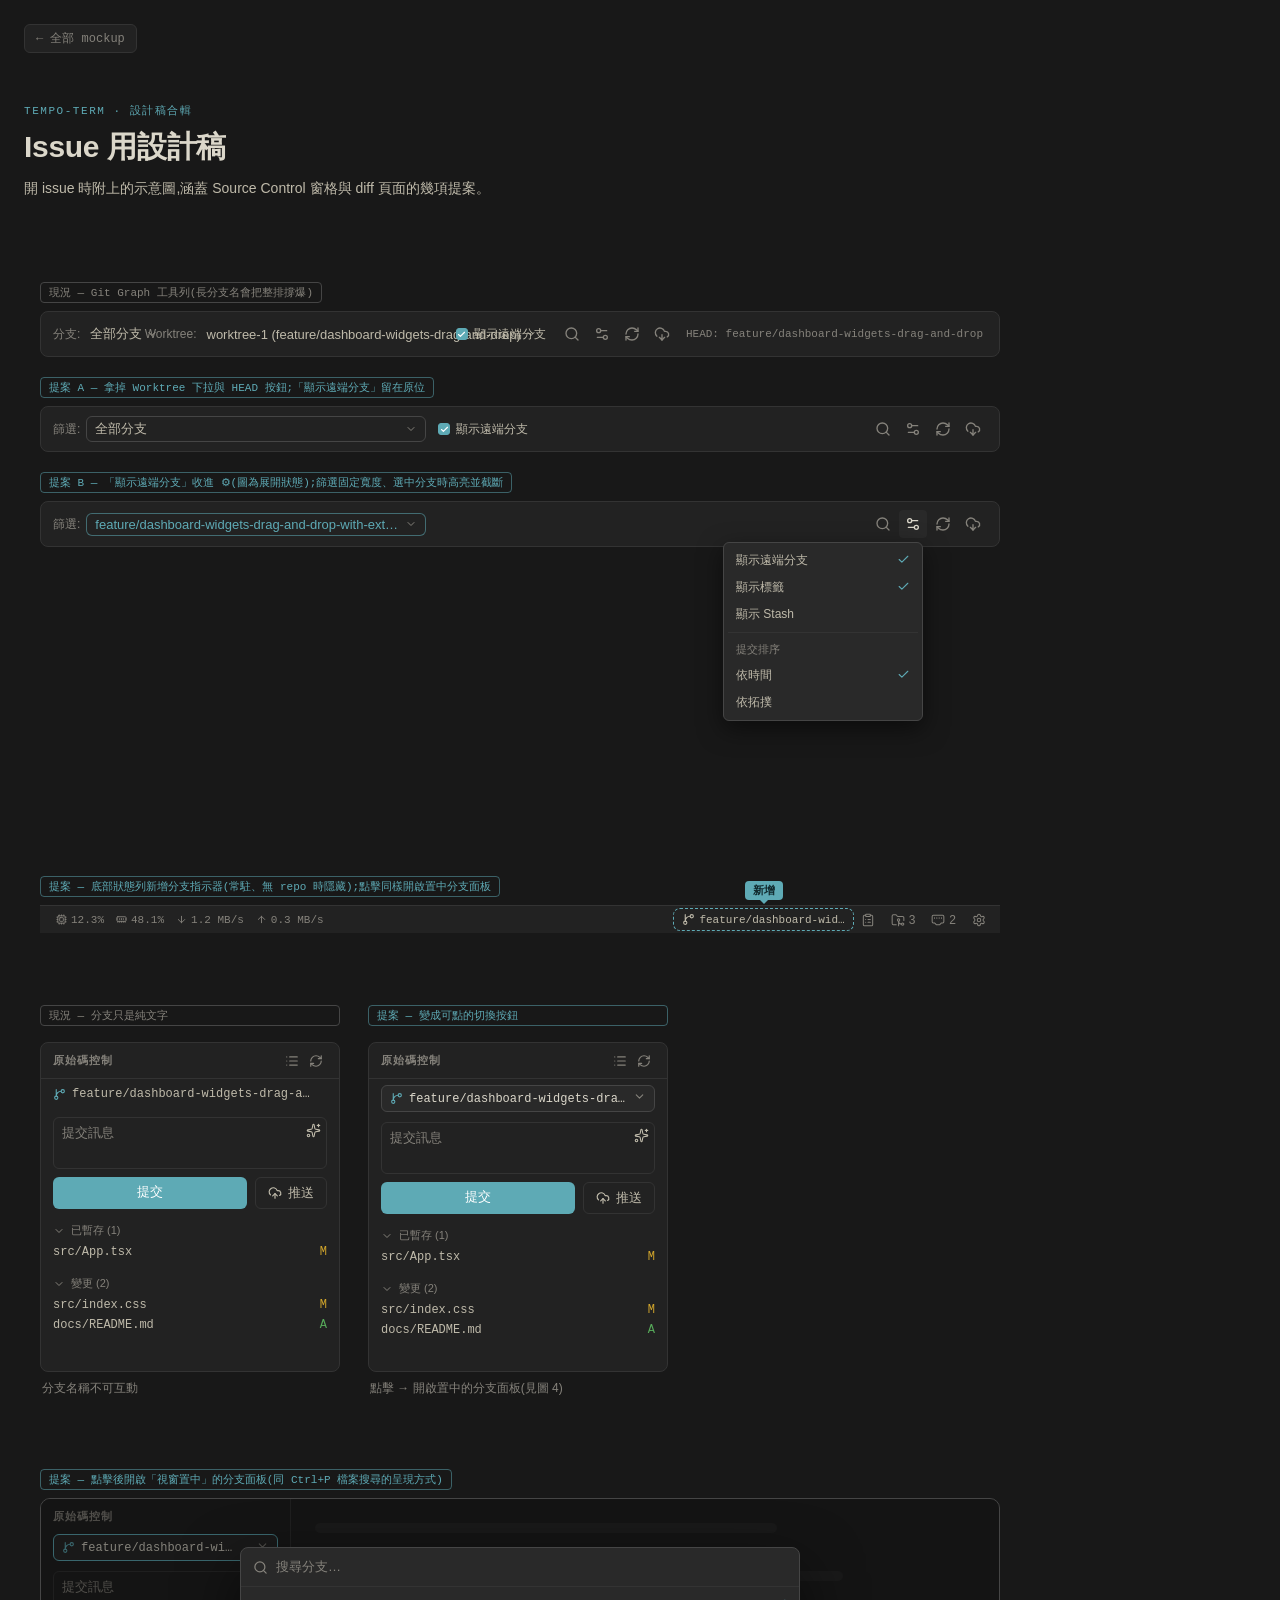
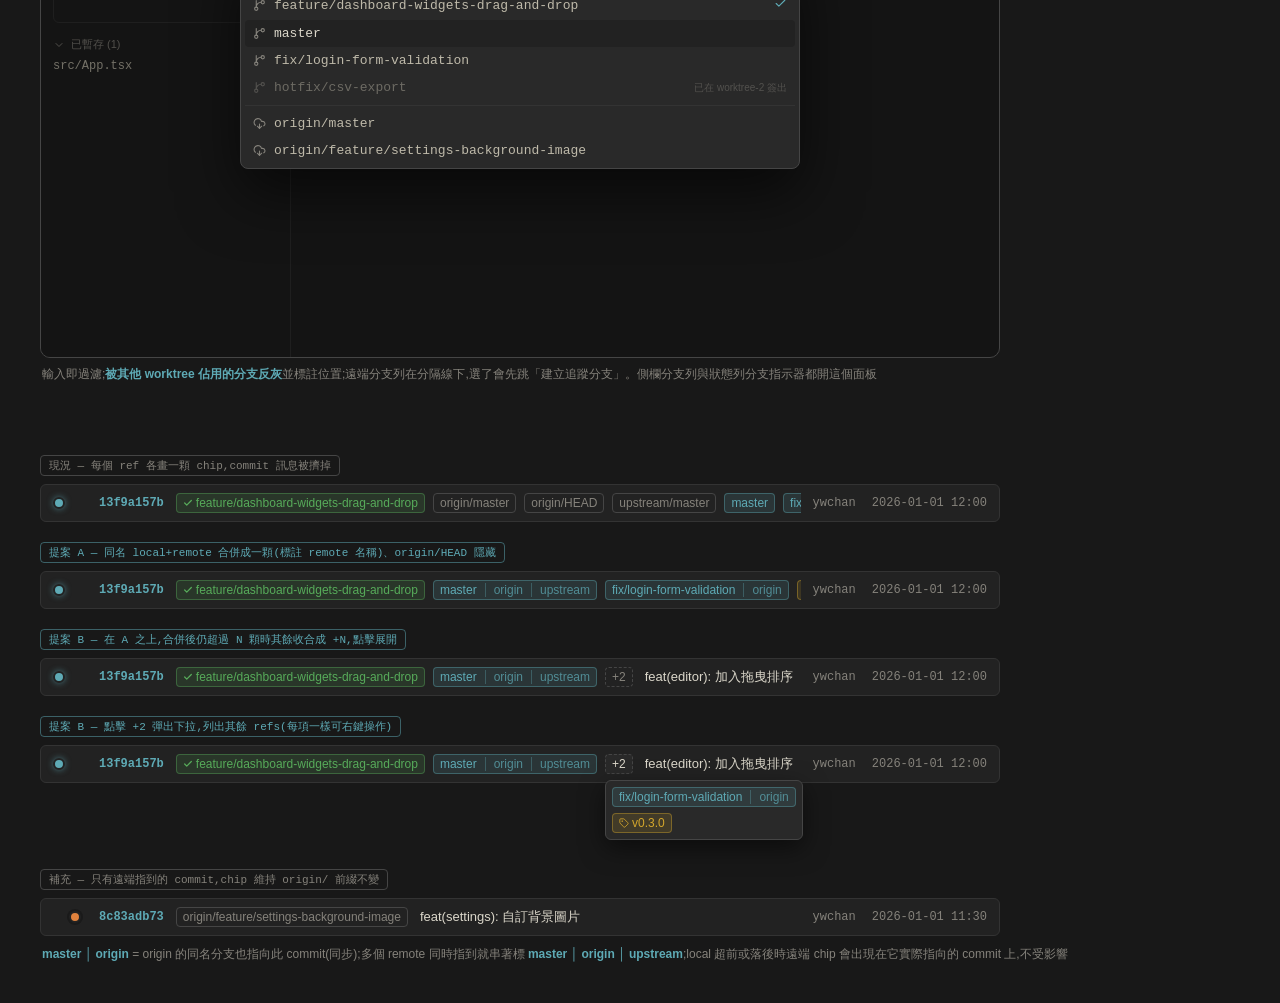
<file: issue-mockups.html>
<!doctype html>
<html lang="zh-Hant">
<head>
<meta charset="utf-8">
<title>tempo-term issue mockups</title>
<style>
  :root {
    --bg: #222222;
    --bg-elevated: #292929;
    --bg-inset: #222222;
    --border: #333333;
    --border-strong: #454545;
    --fg: #dbd7ca;
    --fg-muted: #bfbaaa;
    --fg-subtle: #85827b;
    --accent: #5eaab5;
  }
  * { box-sizing: border-box; margin: 0; padding: 0; user-select: none; }
  ::selection { background: transparent; }
  body {
    background: #181818;
    color: var(--fg);
    font-family: "Segoe UI", "Noto Sans TC", sans-serif;
    font-size: 13px;
    padding: 24px;
    display: flex;
    flex-direction: column;
    gap: 40px;
    align-items: flex-start;
  }
  svg.i { flex: none; stroke: currentColor; fill: none; stroke-width: 2; stroke-linecap: round; stroke-linejoin: round; }

  .figure { background: #181818; padding: 16px; }
  .fig-label {
    display: inline-block;
    font-size: 11px;
    color: var(--fg-subtle);
    border: 1px solid var(--border-strong);
    border-radius: 4px;
    padding: 2px 8px;
    margin-bottom: 8px;
    font-family: Consolas, monospace;
  }
  .fig-label.after { color: var(--accent); border-color: color-mix(in srgb, var(--accent) 50%, transparent); }

  /* ============ toolbar ============ */
  .toolbar {
    width: 960px;
    display: flex;
    align-items: center;
    justify-content: space-between;
    gap: 12px;
    border: 1px solid var(--border);
    background: var(--bg-inset);
    border-radius: 8px;
    padding: 8px 12px;
  }
  .tb-group { display: flex; align-items: center; gap: 12px; min-width: 0; }
  .toolbar.overflow-demo > * { flex: none; }
  .combo-fixed {
    width: 340px;
    display: flex; align-items: center; gap: 6px;
    border: 1px solid var(--border-strong); border-radius: 6px;
    background: var(--bg);
    padding: 3px 8px;
    color: var(--fg-muted); font-size: 13px;
  }
  .combo-fixed .val { flex: 1; overflow: hidden; text-overflow: ellipsis; white-space: nowrap; }
  .combo-fixed .chev { color: var(--fg-subtle); flex: none; display: flex; }
  .tb-field { display: flex; align-items: center; gap: 6px; color: var(--fg-subtle); font-size: 12px; white-space: nowrap; min-width: 0; }
  .combo {
    display: flex; align-items: center; gap: 4px;
    color: var(--fg-muted); font-size: 13px;
    padding: 2px 4px; border-radius: 4px; white-space: nowrap;
  }
  .combo:hover { background: var(--bg-elevated); }
  .checkbox { display: flex; align-items: center; gap: 6px; color: var(--fg-muted); font-size: 12px; white-space: nowrap; }
  .cb-box { width: 12px; height: 12px; border-radius: 3px; border: 1px solid var(--fg-subtle); background: var(--accent); border-color: var(--accent); display: flex; align-items: center; justify-content: center; color: #fff; }
  .icon-btn { padding: 6px; border-radius: 4px; color: var(--fg-subtle); display: flex; }
  .head-btn {
    margin-left: 4px; white-space: nowrap; border-radius: 4px; padding: 2px 4px;
    font-family: Consolas, monospace; font-size: 11px; color: var(--fg-subtle);
  }
  .overflow-mark { color: #e5534b; font-size: 11px; font-family: Consolas, monospace; white-space: nowrap; }
  .accent-text { color: var(--accent); }

  /* ============ status bar ============ */
  .statusbar {
    width: 960px;
    display: flex; align-items: center; gap: 4px;
    height: 28px;
    border-top: 1px solid var(--border);
    background: var(--bg-inset);
    padding: 0 8px;
    font-size: 12px; color: var(--fg-muted);
  }
  .sb-stats { margin-left: 8px; display: flex; gap: 12px; font-family: Consolas, monospace; color: var(--fg-subtle); font-size: 11px; }
  .sb-stat { display: flex; align-items: center; gap: 4px; }
  .sb-right { margin-left: auto; display: flex; align-items: center; gap: 4px; }
  .sb-item { display: flex; align-items: center; gap: 4px; padding: 2px 6px; border-radius: 4px; color: var(--fg-subtle); font-size: 12px; }
  .sb-branch {
    display: flex; align-items: center; gap: 4px; padding: 2px 6px; border-radius: 4px;
    color: var(--fg-muted); font-size: 11px; font-family: Consolas, monospace;
    outline: 1px dashed var(--accent); outline-offset: 2px;
  }
  .callout { position: relative; }
  .callout .note {
    position: absolute; top: -30px; left: 50%; transform: translateX(-50%);
    background: var(--accent); color: #10282c; font-size: 11px; font-weight: 600;
    border-radius: 4px; padding: 2px 8px; white-space: nowrap;
  }
  .callout .note::after {
    content: ""; position: absolute; top: 100%; left: 50%; transform: translateX(-50%);
    border: 4px solid transparent; border-top-color: var(--accent);
  }

  /* ============ sidebar ============ */
  .panels { display: flex; gap: 28px; align-items: flex-start; }
  .panel-wrap { display: flex; flex-direction: column; gap: 8px; }
  .panel {
    width: 300px; height: 330px;
    background: var(--bg-inset);
    border: 1px solid var(--border);
    border-radius: 8px;
    display: flex; flex-direction: column;
    overflow: hidden;
    position: relative;
  }
  .panel-header {
    height: 36px; flex: none;
    display: flex; align-items: center; justify-content: space-between;
    border-bottom: 1px solid var(--border);
    padding: 0 12px;
  }
  .panel-title { font-size: 11px; font-weight: 600; letter-spacing: 0.08em; text-transform: uppercase; color: var(--fg-subtle); }
  .panel-header .actions { display: flex; gap: 2px; color: var(--fg-muted); }
  .panel-header .actions .icon-btn { padding: 4px; }
  .branch-row {
    display: flex; align-items: center; gap: 6px;
    padding: 8px 12px; font-size: 12px; color: var(--fg-muted);
    font-family: Consolas, monospace;
  }
  .branch-row .name { overflow: hidden; text-overflow: ellipsis; white-space: nowrap; }
  .branch-btn {
    margin: 6px 12px 2px;
    display: flex; align-items: center; gap: 6px;
    padding: 4px 8px; font-size: 12px; color: var(--fg);
    font-family: Consolas, monospace;
    border: 1px solid var(--border-strong); border-radius: 6px;
    background: var(--bg-elevated);
  }
  .branch-btn .name { overflow: hidden; text-overflow: ellipsis; white-space: nowrap; }
  .branch-btn .chev { margin-left: auto; color: var(--fg-subtle); }
  .commit-box { margin: 8px 12px 0; position: relative; }
  .commit-box textarea-mock, .ta {
    display: block; width: 100%; height: 52px;
    border: 1px solid var(--border); border-radius: 6px; background: var(--bg);
    color: var(--fg-subtle); font-size: 13px; padding: 6px 30px 6px 8px;
  }
  .ta { display: flex; align-items: flex-start; }
  .commit-box .spark { position: absolute; right: 6px; top: 6px; color: var(--fg-muted); }
  .commit-actions { display: flex; gap: 8px; margin: 8px 12px 0; }
  .btn-commit { flex: 1; background: var(--accent); color: #fff; border-radius: 6px; text-align: center; padding: 6px 0; font-size: 13px; font-weight: 500; }
  .btn-push { display: flex; align-items: center; gap: 6px; border: 1px solid var(--border); border-radius: 6px; padding: 6px 12px; color: var(--fg-muted); font-size: 13px; }
  .section-label { margin: 14px 12px 4px; font-size: 11px; color: var(--fg-subtle); display: flex; align-items: center; gap: 6px; }
  .file-row { display: flex; align-items: center; gap: 8px; padding: 3px 12px; font-size: 12px; color: var(--fg-muted); font-family: Consolas, monospace; }
  .file-row .st-m { color: #d4a72c; margin-left: auto; }
  .file-row .st-a { color: #57ab5a; margin-left: auto; }

  /* dropdown menu */
  .menu {
    position: absolute; left: 12px; right: 12px; top: 76px; z-index: 10;
    background: var(--bg-elevated);
    border: 1px solid var(--border-strong);
    border-radius: 6px;
    box-shadow: 0 8px 24px rgba(0,0,0,.5);
    padding: 4px;
  }
  .menu .search {
    display: flex; align-items: center; gap: 6px;
    border: 1px solid var(--border-strong); border-radius: 4px;
    background: var(--bg); color: var(--fg-subtle);
    padding: 4px 8px; font-size: 12px; margin-bottom: 4px;
  }
  .menu .search .caret { color: var(--fg); }
  .menu-item {
    display: flex; align-items: center; gap: 8px;
    padding: 5px 8px; border-radius: 4px;
    font-family: Consolas, monospace; font-size: 12px; color: var(--fg-muted);
  }
  .menu-item.hover { background: var(--bg-inset); color: var(--fg); }
  .menu-item .check { margin-left: auto; color: var(--accent); }
  .menu-item.disabled { opacity: .45; }
  .menu-item .wt-tag { margin-left: auto; font-size: 10px; color: var(--fg-subtle); font-family: "Segoe UI", sans-serif; }
  .menu-sep { border-top: 1px solid var(--border); margin: 4px 0; }
  .panel-note { font-size: 12px; color: var(--fg-subtle); padding-left: 2px; }
  .panel-note b { color: var(--accent); font-weight: 600; }

  /* ============ centered palette (fig 4) ============ */
  .app-window {
    width: 960px; height: 460px;
    background: var(--bg);
    border: 1px solid var(--border-strong);
    border-radius: 10px;
    display: flex;
    position: relative;
    overflow: hidden;
  }
  .app-side {
    width: 250px; flex: none;
    background: var(--bg-inset);
    border-right: 1px solid var(--border);
    display: flex; flex-direction: column;
  }
  .app-main { flex: 1; padding: 24px; display: flex; flex-direction: column; gap: 14px; }
  .ghost-line { height: 10px; border-radius: 5px; background: var(--bg-elevated); }
  .dim {
    position: absolute; inset: 0;
    background: rgba(0,0,0,.4);
    display: flex; justify-content: center;
    padding-top: 48px;
  }
  .palette {
    width: 560px; height: fit-content;
    background: var(--bg-elevated);
    border: 1px solid var(--border-strong);
    border-radius: 8px;
    overflow: hidden;
    box-shadow: 0 24px 60px rgba(0,0,0,.6);
  }
  .palette-search {
    display: flex; align-items: center; gap: 8px;
    border-bottom: 1px solid var(--border);
    padding: 10px 12px;
    color: var(--fg-subtle); font-size: 13px;
  }
  .palette-list { padding: 4px; }
  .palette-list .menu-item { padding: 6px 8px; font-size: 13px; }

  /* ============ ref chips (fig 5) ============ */
  .graph-row {
    width: 960px;
    display: flex; align-items: center; gap: 12px;
    background: var(--bg);
    border: 1px solid var(--border);
    border-radius: 6px;
    padding: 8px 12px;
    overflow: hidden;
  }
  .graph-row .lane { flex: none; display: flex; align-items: center; width: 34px; }
  .graph-row .node { width: 12px; height: 12px; border-radius: 50%; border: 2px solid var(--bg); box-shadow: 0 0 0 2px rgba(0,0,0,.25); }
  .graph-row .hash { flex: none; font-family: Consolas, monospace; font-size: 12px; font-weight: 600; color: var(--accent); }
  .graph-row .chips { display: flex; align-items: center; gap: 8px; flex: none; }
  .chip {
    display: flex; align-items: center; gap: 3px;
    border-radius: 4px; border: 1px solid;
    padding: 2px 6px; font-size: 12px; font-weight: 500;
    white-space: nowrap;
  }
  .chip-head { border-color: rgba(87,171,90,.4); background: rgba(87,171,90,.15); color: #57ab5a; }
  .chip-branch { border-color: color-mix(in srgb, var(--accent) 40%, transparent); background: color-mix(in srgb, var(--accent) 15%, transparent); color: var(--accent); }
  .chip-remote { border-color: var(--border-strong); background: var(--bg-inset); color: var(--fg-subtle); }
  .chip-tag { border-color: rgba(212,167,44,.4); background: rgba(212,167,44,.15); color: #d4a72c; }
  .graph-row .msg { flex: 1; min-width: 0; overflow: hidden; text-overflow: ellipsis; white-space: nowrap; font-size: 13px; font-weight: 500; color: var(--fg); }
  .graph-row .meta { flex: none; display: flex; gap: 16px; font-family: Consolas, monospace; font-size: 12px; color: var(--fg-subtle); }
</style>
</head>
<body>
<style>
.mk-back {
  display: inline-flex; align-items: center; gap: 7px; align-self: flex-start;
  font-family: "IBM Plex Mono", Consolas, monospace; font-size: 12px;
  color: #85827b; text-decoration: none; border: 1px solid #333;
  border-radius: 6px; padding: 5px 11px; margin-bottom: 4px; background: #222;
}
.mk-back:hover { color: #dbd7ca; border-color: #454545; }
.mk-back:focus-visible { outline: 2px solid #5eaab5; outline-offset: 2px; }
.mk-head {
  display: flex; flex-direction: column; gap: 10px;
  margin: 6px 0 26px; align-self: stretch;
}
.mk-head .mk-eyebrow {
  font-family: "IBM Plex Mono", Consolas, monospace; font-size: 11px;
  letter-spacing: .14em; text-transform: uppercase; color: #5eaab5;
}
.mk-head .mk-title {
  font-family: "IBM Plex Sans TC", "Noto Sans TC", "Microsoft JhengHei", "Segoe UI", sans-serif;
  font-size: 30px; font-weight: 600; margin: 0; line-height: 1.25;
  letter-spacing: -.01em; color: #dbd7ca;
}
.mk-head .mk-sub {
  font-family: "IBM Plex Sans TC", "Noto Sans TC", "Microsoft JhengHei", "Segoe UI", sans-serif;
  font-size: 14px; line-height: 1.75; color: #bfbaaa; margin: 0; max-width: 68ch;
}
</style>
<a class="mk-back" href="index.html">&larr; 全部 mockup</a>
<header class="mk-head">
  <div class="mk-eyebrow">tempo-term · 設計稿合輯</div>
  <h1 class="mk-title">Issue 用設計稿</h1>
  <p class="mk-sub">開 issue 時附上的示意圖,涵蓋 Source Control 窗格與 diff 頁面的幾項提案。</p>
</header>


<!-- SVG symbol defs -->
<svg width="0" height="0" style="position:absolute">
  <defs>
    <symbol id="i-branch" viewBox="0 0 24 24"><path d="M15 6a9 9 0 0 0-9 9V3"/><circle cx="18" cy="6" r="3"/><circle cx="6" cy="18" r="3"/></symbol>
    <symbol id="i-search" viewBox="0 0 24 24"><path d="m21 21-4.34-4.34"/><circle cx="11" cy="11" r="8"/></symbol>
    <symbol id="i-refresh" viewBox="0 0 24 24"><path d="M3 12a9 9 0 0 1 9-9 9.75 9.75 0 0 1 6.74 2.74L21 8"/><path d="M21 3v5h-5"/><path d="M21 12a9 9 0 0 1-9 9 9.75 9.75 0 0 1-6.74-2.74L3 16"/><path d="M8 16H3v5"/></symbol>
    <symbol id="i-fetch" viewBox="0 0 24 24"><path d="M12 13v8l-4-4"/><path d="m12 21 4-4"/><path d="M4.393 15.269A7 7 0 1 1 15.71 8h1.79a4.5 4.5 0 0 1 2.436 8.284"/></symbol>
    <symbol id="i-settings2" viewBox="0 0 24 24"><path d="M14 17H5"/><path d="M19 7h-9"/><circle cx="17" cy="17" r="3"/><circle cx="7" cy="7" r="3"/></symbol>
    <symbol id="i-funnel" viewBox="0 0 24 24"><path d="M10 20a1 1 0 0 0 .553.895l2 1A1 1 0 0 0 14 21v-7a2 2 0 0 1 .517-1.341L21.74 4.67A1 1 0 0 0 21 3H3a1 1 0 0 0-.742 1.67l7.225 7.989A2 2 0 0 1 10 14z"/></symbol>
    <symbol id="i-check" viewBox="0 0 24 24"><path d="M20 6 9 17l-5-5"/></symbol>
    <symbol id="i-chev" viewBox="0 0 24 24"><path d="m6 9 6 6 6-6"/></symbol>
    <symbol id="i-list" viewBox="0 0 24 24"><path d="M3 5h.01"/><path d="M3 12h.01"/><path d="M3 19h.01"/><path d="M8 5h13"/><path d="M8 12h13"/><path d="M8 19h13"/></symbol>
    <symbol id="i-spark" viewBox="0 0 24 24"><path d="M11.017 2.814a1 1 0 0 1 1.966 0l1.051 5.558a2 2 0 0 0 1.594 1.594l5.558 1.051a1 1 0 0 1 0 1.966l-5.558 1.051a2 2 0 0 0-1.594 1.594l-1.051 5.558a1 1 0 0 1-1.966 0l-1.051-5.558a2 2 0 0 0-1.594-1.594l-5.558-1.051a1 1 0 0 1 0-1.966l5.558-1.051a2 2 0 0 0 1.594-1.594z"/><path d="M20 2v4"/><path d="M22 4h-4"/><circle cx="4" cy="20" r="2"/></symbol>
    <symbol id="i-cloud-up" viewBox="0 0 24 24"><path d="M12 13v8"/><path d="m8 17 4-4 4 4"/><path d="M4.393 15.269A7 7 0 1 1 15.71 8h1.79a4.5 4.5 0 0 1 2.436 8.284"/></symbol>
    <symbol id="i-cpu" viewBox="0 0 24 24"><path d="M12 20v2"/><path d="M12 2v2"/><path d="M17 20v2"/><path d="M17 2v2"/><path d="M2 12h2"/><path d="M2 17h2"/><path d="M2 7h2"/><path d="M20 12h2"/><path d="M20 17h2"/><path d="M20 7h2"/><path d="M7 20v2"/><path d="M7 2v2"/><rect x="4" y="4" width="16" height="16" rx="2"/><rect x="8" y="8" width="8" height="8" rx="1"/></symbol>
    <symbol id="i-ram" viewBox="0 0 24 24"><path d="M12 12v-2"/><path d="M12 18v-2"/><path d="M16 12v-2"/><path d="M16 18v-2"/><path d="M2 11h1.5"/><path d="M20 18v-2"/><path d="M20.5 11H22"/><path d="M4 18v-2"/><path d="M8 12v-2"/><path d="M8 18v-2"/><rect x="2" y="6" width="20" height="10" rx="2"/></symbol>
    <symbol id="i-down" viewBox="0 0 24 24"><path d="M12 5v14"/><path d="m19 12-7 7-7-7"/></symbol>
    <symbol id="i-up" viewBox="0 0 24 24"><path d="m5 12 7-7 7 7"/><path d="M12 19V5"/></symbol>
    <symbol id="i-gear" viewBox="0 0 24 24"><path d="M9.671 4.136a2.34 2.34 0 0 1 4.659 0 2.34 2.34 0 0 0 3.319 1.915 2.34 2.34 0 0 1 2.33 4.033 2.34 2.34 0 0 0 0 3.831 2.34 2.34 0 0 1-2.33 4.033 2.34 2.34 0 0 0-3.319 1.915 2.34 2.34 0 0 1-4.659 0 2.34 2.34 0 0 0-3.32-1.915 2.34 2.34 0 0 1-2.33-4.033 2.34 2.34 0 0 0 0-3.831A2.34 2.34 0 0 1 6.35 6.051a2.34 2.34 0 0 0 3.319-1.915"/><circle cx="12" cy="12" r="3"/></symbol>
    <symbol id="i-foldergit" viewBox="0 0 24 24"><path d="M18 19a5 5 0 0 1-5-5v8"/><path d="M9 20H4a2 2 0 0 1-2-2V5a2 2 0 0 1 2-2h3.9a2 2 0 0 1 1.69.9l.81 1.2a2 2 0 0 0 1.67.9H20a2 2 0 0 1 2 2v5"/><circle cx="13" cy="12" r="2"/><circle cx="20" cy="19" r="2"/></symbol>
    <symbol id="i-port" viewBox="0 0 24 24"><path d="m15 20 3-3h2a2 2 0 0 0 2-2V6a2 2 0 0 0-2-2H4a2 2 0 0 0-2 2v9a2 2 0 0 0 2 2h2l3 3z"/><path d="M6 8v1"/><path d="M10 8v1"/><path d="M14 8v1"/><path d="M18 8v1"/></symbol>
    <symbol id="i-tag" viewBox="0 0 24 24"><path d="M12.586 2.586A2 2 0 0 0 11.172 2H4a2 2 0 0 0-2 2v7.172a2 2 0 0 0 .586 1.414l8.704 8.704a2.426 2.426 0 0 0 3.42 0l6.58-6.58a2.426 2.426 0 0 0 0-3.42z"/><circle cx="7.5" cy="7.5" r=".5" fill="currentColor"/></symbol>
    <symbol id="i-cloud" viewBox="0 0 24 24"><path d="M17.5 19H9a7 7 0 1 1 6.71-9h1.79a4.5 4.5 0 1 1 0 9Z"/></symbol>
    <symbol id="i-clip" viewBox="0 0 24 24"><rect width="8" height="4" x="8" y="2" rx="1" ry="1"/><path d="M16 4h2a2 2 0 0 1 2 2v14a2 2 0 0 1-2 2H6a2 2 0 0 1-2-2V6a2 2 0 0 1 2-2h2"/><path d="M12 11h4"/><path d="M12 16h4"/><path d="M8 11h.01"/><path d="M8 16h.01"/></symbol>
  </defs>
</svg>

<!-- ============ 圖 1: Git Graph 工具列 前/後 ============ -->
<div class="figure" id="fig-toolbar" role="img" aria-label="fig-toolbar">
  <div class="fig-label">現況 — Git Graph 工具列(長分支名會把整排撐爆)</div>
  <div class="toolbar" style="overflow:hidden;">
    <div class="tb-group" style="min-width:0; flex:1; overflow:hidden; gap:8px;">
      <div class="tb-field"><span>分支:</span>
        <span class="combo">全部分支 <svg class="i" width="12" height="12"><use href="#i-chev"/></svg></span>
      </div>
      <div class="tb-field"><span>Worktree:</span>
        <span class="combo">worktree-1 (feature/dashboard-widgets-drag-and-drop) <svg class="i" width="12" height="12"><use href="#i-chev"/></svg></span>
      </div>
      <span class="checkbox"><span class="cb-box"><svg class="i" width="9" height="9" style="stroke-width:3"><use href="#i-check"/></svg></span> 顯示遠端分支</span>
    </div>
    <div class="tb-group" style="gap:2px; flex:none;">
      <span class="icon-btn"><svg class="i" width="16" height="16"><use href="#i-search"/></svg></span>
      <span class="icon-btn"><svg class="i" width="16" height="16"><use href="#i-settings2"/></svg></span>
      <span class="icon-btn"><svg class="i" width="16" height="16"><use href="#i-refresh"/></svg></span>
      <span class="icon-btn"><svg class="i" width="16" height="16"><use href="#i-fetch"/></svg></span>
      <span class="head-btn">HEAD: feature/dashboard-widgets-drag-and-drop</span>
    </div>
  </div>
  <div style="height:20px"></div>
  <div class="fig-label after">提案 A — 拿掉 Worktree 下拉與 HEAD 按鈕;「顯示遠端分支」留在原位</div>
  <div class="toolbar">
    <div class="tb-group">
      <div class="tb-field">
        <span>篩選:</span>
        <span class="combo-fixed"><span class="val">全部分支</span><span class="chev"><svg class="i" width="12" height="12"><use href="#i-chev"/></svg></span></span>
      </div>
      <span class="checkbox"><span class="cb-box"><svg class="i" width="9" height="9" style="stroke-width:3"><use href="#i-check"/></svg></span> 顯示遠端分支</span>
    </div>
    <div class="tb-group" style="gap:2px;">
      <span class="icon-btn"><svg class="i" width="16" height="16"><use href="#i-search"/></svg></span>
      <span class="icon-btn"><svg class="i" width="16" height="16"><use href="#i-settings2"/></svg></span>
      <span class="icon-btn"><svg class="i" width="16" height="16"><use href="#i-refresh"/></svg></span>
      <span class="icon-btn"><svg class="i" width="16" height="16"><use href="#i-fetch"/></svg></span>
    </div>
  </div>
  <div style="height:20px"></div>
  <div class="fig-label after">提案 B — 「顯示遠端分支」收進 ⚙(圖為展開狀態);篩選固定寬度、選中分支時高亮並截斷</div>
  <div class="toolbar" style="position:relative;">
    <div class="tb-group">
      <div class="tb-field">
        <span>篩選:</span>
        <span class="combo-fixed" style="border-color: color-mix(in srgb, var(--accent) 55%, transparent);"><span class="val" style="color: var(--accent);">feature/dashboard-widgets-drag-and-drop-with-extra…</span><span class="chev"><svg class="i" width="12" height="12"><use href="#i-chev"/></svg></span></span>
      </div>
    </div>
    <div class="tb-group" style="gap:2px;">
      <span class="icon-btn"><svg class="i" width="16" height="16"><use href="#i-search"/></svg></span>
      <span class="icon-btn" style="background:var(--bg-elevated); color:var(--fg);"><svg class="i" width="16" height="16"><use href="#i-settings2"/></svg></span>
      <span class="icon-btn"><svg class="i" width="16" height="16"><use href="#i-refresh"/></svg></span>
      <span class="icon-btn"><svg class="i" width="16" height="16"><use href="#i-fetch"/></svg></span>
    </div>
    <div class="menu" style="left:auto; right:76px; top:40px; width:200px;">
      <div class="menu-item" style="font-family:'Segoe UI','Noto Sans TC',sans-serif;">
        <span>顯示遠端分支</span>
        <span class="check"><svg class="i" width="13" height="13"><use href="#i-check"/></svg></span>
      </div>
      <div class="menu-item" style="font-family:'Segoe UI','Noto Sans TC',sans-serif;">
        <span>顯示標籤</span>
        <span class="check"><svg class="i" width="13" height="13"><use href="#i-check"/></svg></span>
      </div>
      <div class="menu-item" style="font-family:'Segoe UI','Noto Sans TC',sans-serif;">
        <span>顯示 Stash</span>
      </div>
      <div class="menu-sep"></div>
      <div class="menu-item" style="font-family:Consolas,monospace; font-size:11px; color:var(--fg-subtle);">提交排序</div>
      <div class="menu-item" style="font-family:'Segoe UI','Noto Sans TC',sans-serif;">
        <span>依時間</span>
        <span class="check"><svg class="i" width="13" height="13"><use href="#i-check"/></svg></span>
      </div>
      <div class="menu-item" style="font-family:'Segoe UI','Noto Sans TC',sans-serif;">
        <span>依拓撲</span>
      </div>
    </div>
  </div>
  <div style="height:225px"></div>
</div>

<!-- ============ 圖 2: 狀態列 ============ -->
<div class="figure" id="fig-statusbar" role="img" aria-label="fig-statusbar" style="padding-top:48px;">
  <div class="fig-label after">提案 — 底部狀態列新增分支指示器(常駐、無 repo 時隱藏);點擊同樣開啟置中分支面板</div>
  <div class="statusbar">
    <span class="sb-stats">
      <span class="sb-stat"><svg class="i" width="11" height="11"><use href="#i-cpu"/></svg> 12.3%</span>
      <span class="sb-stat"><svg class="i" width="11" height="11"><use href="#i-ram"/></svg> 48.1%</span>
      <span class="sb-stat"><svg class="i" width="11" height="11"><use href="#i-down"/></svg> 1.2 MB/s</span>
      <span class="sb-stat"><svg class="i" width="11" height="11"><use href="#i-up"/></svg> 0.3 MB/s</span>
    </span>
    <span class="sb-right">
      <span class="callout sb-branch"><span class="note">新增</span><svg class="i" width="13" height="13"><use href="#i-branch"/></svg> feature/dashboard-wid…</span>
      <span class="sb-item"><svg class="i" width="14" height="14" style="stroke-width:1.75"><use href="#i-clip"/></svg></span>
      <span class="sb-item"><svg class="i" width="14" height="14" style="stroke-width:1.75"><use href="#i-foldergit"/></svg> 3</span>
      <span class="sb-item"><svg class="i" width="14" height="14" style="stroke-width:1.75"><use href="#i-port"/></svg> 2</span>
      <span class="sb-item"><svg class="i" width="14" height="14" style="stroke-width:1.75"><use href="#i-gear"/></svg></span>
    </span>
  </div>
</div>

<!-- ============ 圖 3: 原始碼控制側欄 ============ -->
<div class="figure" id="fig-sidebar" role="img" aria-label="fig-sidebar">
  <div class="panels">

    <!-- (a) 現況 -->
    <div class="panel-wrap">
      <div class="fig-label">現況 — 分支只是純文字</div>
      <div class="panel">
        <div class="panel-header">
          <span class="panel-title">原始碼控制</span>
          <span class="actions">
            <span class="icon-btn"><svg class="i" width="14" height="14"><use href="#i-list"/></svg></span>
            <span class="icon-btn"><svg class="i" width="14" height="14"><use href="#i-refresh"/></svg></span>
          </span>
        </div>
        <div class="branch-row">
          <svg class="i accent-text" width="13" height="13"><use href="#i-branch"/></svg>
          <span class="name">feature/dashboard-widgets-drag-a…</span>
        </div>
        <div class="commit-box">
          <span class="ta">提交訊息</span>
          <span class="spark"><svg class="i" width="15" height="15" style="stroke-width:1.75"><use href="#i-spark"/></svg></span>
        </div>
        <div class="commit-actions">
          <span class="btn-commit">提交</span>
          <span class="btn-push"><svg class="i" width="14" height="14"><use href="#i-cloud-up"/></svg> 推送</span>
        </div>
        <div class="section-label"><svg class="i" width="12" height="12"><use href="#i-chev"/></svg> 已暫存 (1)</div>
        <div class="file-row">src/App.tsx <span class="st-m">M</span></div>
        <div class="section-label"><svg class="i" width="12" height="12"><use href="#i-chev"/></svg> 變更 (2)</div>
        <div class="file-row">src/index.css <span class="st-m">M</span></div>
        <div class="file-row">docs/README.md <span class="st-a">A</span></div>
      </div>
      <div class="panel-note">分支名稱不可互動</div>
    </div>

    <!-- (b) 提案 -->
    <div class="panel-wrap">
      <div class="fig-label after">提案 — 變成可點的切換按鈕</div>
      <div class="panel">
        <div class="panel-header">
          <span class="panel-title">原始碼控制</span>
          <span class="actions">
            <span class="icon-btn"><svg class="i" width="14" height="14"><use href="#i-list"/></svg></span>
            <span class="icon-btn"><svg class="i" width="14" height="14"><use href="#i-refresh"/></svg></span>
          </span>
        </div>
        <div class="branch-btn">
          <svg class="i accent-text" width="13" height="13"><use href="#i-branch"/></svg>
          <span class="name">feature/dashboard-widgets-dra…</span>
          <span class="chev"><svg class="i" width="13" height="13"><use href="#i-chev"/></svg></span>
        </div>
        <div class="commit-box">
          <span class="ta">提交訊息</span>
          <span class="spark"><svg class="i" width="15" height="15" style="stroke-width:1.75"><use href="#i-spark"/></svg></span>
        </div>
        <div class="commit-actions">
          <span class="btn-commit">提交</span>
          <span class="btn-push"><svg class="i" width="14" height="14"><use href="#i-cloud-up"/></svg> 推送</span>
        </div>
        <div class="section-label"><svg class="i" width="12" height="12"><use href="#i-chev"/></svg> 已暫存 (1)</div>
        <div class="file-row">src/App.tsx <span class="st-m">M</span></div>
        <div class="section-label"><svg class="i" width="12" height="12"><use href="#i-chev"/></svg> 變更 (2)</div>
        <div class="file-row">src/index.css <span class="st-m">M</span></div>
        <div class="file-row">docs/README.md <span class="st-a">A</span></div>
      </div>
      <div class="panel-note">點擊 → 開啟置中的分支面板(見圖 4)</div>
    </div>

  </div>
</div>

<!-- ============ 圖 4: 置中分支面板 ============ -->
<div class="figure" id="fig-palette" role="img" aria-label="fig-palette">
  <div class="fig-label after">提案 — 點擊後開啟「視窗置中」的分支面板(同 Ctrl+P 檔案搜尋的呈現方式)</div>
  <div class="app-window">
    <!-- 背景 app 骨架 -->
    <div class="app-side">
      <div class="panel-title" style="padding:10px 12px;">原始碼控制</div>
      <div class="branch-btn" style="margin-top:0; border-color: var(--accent);">
        <svg class="i accent-text" width="13" height="13"><use href="#i-branch"/></svg>
        <span class="name">feature/dashboard-wi…</span>
        <span class="chev"><svg class="i" width="13" height="13"><use href="#i-chev"/></svg></span>
      </div>
      <div class="commit-box">
        <span class="ta">提交訊息</span>
      </div>
      <div class="section-label"><svg class="i" width="12" height="12"><use href="#i-chev"/></svg> 已暫存 (1)</div>
      <div class="file-row">src/App.tsx <span class="st-m">M</span></div>
    </div>
    <div class="app-main">
      <div class="ghost-line" style="width:70%"></div>
      <div class="ghost-line" style="width:55%"></div>
      <div class="ghost-line" style="width:80%"></div>
      <div class="ghost-line" style="width:40%"></div>
      <div class="ghost-line" style="width:65%"></div>
    </div>
    <!-- 半透明遮罩 + 置中面板 -->
    <div class="dim">
      <div class="palette">
        <div class="palette-search">
          <svg class="i" width="15" height="15"><use href="#i-search"/></svg>
          <span>搜尋分支…</span>
        </div>
        <div class="palette-list">
          <div class="menu-item">
            <svg class="i" width="13" height="13" style="color:var(--fg-subtle)"><use href="#i-branch"/></svg>
            <span class="name">feature/dashboard-widgets-drag-and-drop</span>
            <span class="check"><svg class="i" width="13" height="13"><use href="#i-check"/></svg></span>
          </div>
          <div class="menu-item hover">
            <svg class="i" width="13" height="13" style="color:var(--fg-subtle)"><use href="#i-branch"/></svg>
            <span class="name">master</span>
          </div>
          <div class="menu-item">
            <svg class="i" width="13" height="13" style="color:var(--fg-subtle)"><use href="#i-branch"/></svg>
            <span class="name">fix/login-form-validation</span>
          </div>
          <div class="menu-item disabled">
            <svg class="i" width="13" height="13" style="color:var(--fg-subtle)"><use href="#i-branch"/></svg>
            <span class="name">hotfix/csv-export</span>
            <span class="wt-tag">已在 worktree-2 簽出</span>
          </div>
          <div class="menu-sep"></div>
          <div class="menu-item">
            <svg class="i" width="13" height="13" style="color:var(--fg-subtle)"><use href="#i-fetch"/></svg>
            <span class="name">origin/master</span>
          </div>
          <div class="menu-item">
            <svg class="i" width="13" height="13" style="color:var(--fg-subtle)"><use href="#i-fetch"/></svg>
            <span class="name">origin/feature/settings-background-image</span>
          </div>
        </div>
      </div>
    </div>
  </div>
  <div class="panel-note" style="margin-top:8px;">輸入即過濾;<b>被其他 worktree 佔用的分支反灰</b>並標註位置;遠端分支列在分隔線下,選了會先跳「建立追蹤分支」。側欄分支列與狀態列分支指示器都開這個面板</div>
</div>

<!-- ============ 圖 5: ref chips 同名合併 ============ -->
<div class="figure" id="fig-refchips" role="img" aria-label="fig-refchips">
  <div class="fig-label">現況 — 每個 ref 各畫一顆 chip,commit 訊息被擠掉</div>
  <div class="graph-row">
    <span class="lane"><span class="node" style="background: var(--accent); box-shadow: 0 0 6px color-mix(in srgb, var(--accent) 60%, transparent);"></span></span>
    <span class="hash">13f9a157b</span>
    <span style="flex:1; min-width:0; overflow:hidden; display:flex; align-items:center; gap:12px;">
      <span class="chips">
        <span class="chip chip-head"><svg class="i" width="10" height="10" style="stroke-width:3"><use href="#i-check"/></svg>feature/dashboard-widgets-drag-and-drop</span>
        <span class="chip chip-remote">origin/master</span>
        <span class="chip chip-remote">origin/HEAD</span>
        <span class="chip chip-remote">upstream/master</span>
        <span class="chip chip-branch">master</span>
        <span class="chip chip-branch">fix/login-form-validation</span>
        <span class="chip chip-tag"><svg class="i" width="10" height="10"><use href="#i-tag"/></svg>v0.3.0</span>
      </span>
      <span class="msg">feat(editor): 加入拖曳排序</span>
    </span>
    <span class="meta"><span>ywchan</span><span>2026-01-01 12:00</span></span>
  </div>
  <div style="height:20px"></div>
  <div class="fig-label after">提案 A — 同名 local+remote 合併成一顆(標註 remote 名稱)、origin/HEAD 隱藏</div>
  <div class="graph-row">
    <span class="lane"><span class="node" style="background: var(--accent); box-shadow: 0 0 6px color-mix(in srgb, var(--accent) 60%, transparent);"></span></span>
    <span class="hash">13f9a157b</span>
    <span style="flex:1; min-width:0; overflow:hidden; display:flex; align-items:center; gap:12px;">
      <span class="chips">
        <span class="chip chip-head"><svg class="i" width="10" height="10" style="stroke-width:3"><use href="#i-check"/></svg>feature/dashboard-widgets-drag-and-drop</span>
        <span class="chip chip-branch">master<span style="width:1px; align-self:stretch; background:currentColor; opacity:.35; margin:0 5px;"></span><span style="opacity:.75; font-weight:400;">origin</span><span style="width:1px; align-self:stretch; background:currentColor; opacity:.35; margin:0 5px;"></span><span style="opacity:.75; font-weight:400;">upstream</span></span>
        <span class="chip chip-branch">fix/login-form-validation<span style="width:1px; align-self:stretch; background:currentColor; opacity:.35; margin:0 5px;"></span><span style="opacity:.75; font-weight:400;">origin</span></span>
        <span class="chip chip-tag"><svg class="i" width="10" height="10"><use href="#i-tag"/></svg>v0.3.0</span>
      </span>
      <span class="msg">feat(editor): 加入拖曳排序</span>
    </span>
    <span class="meta"><span>ywchan</span><span>2026-01-01 12:00</span></span>
  </div>
  <div style="height:20px"></div>
  <div class="fig-label after">提案 B — 在 A 之上,合併後仍超過 N 顆時其餘收合成 +N,點擊展開</div>
  <div class="graph-row">
    <span class="lane"><span class="node" style="background: var(--accent); box-shadow: 0 0 6px color-mix(in srgb, var(--accent) 60%, transparent);"></span></span>
    <span class="hash">13f9a157b</span>
    <span class="chips">
      <span class="chip chip-head"><svg class="i" width="10" height="10" style="stroke-width:3"><use href="#i-check"/></svg>feature/dashboard-widgets-drag-and-drop</span>
      <span class="chip chip-branch">master<span style="width:1px; align-self:stretch; background:currentColor; opacity:.35; margin:0 5px;"></span><span style="opacity:.75; font-weight:400;">origin</span><span style="width:1px; align-self:stretch; background:currentColor; opacity:.35; margin:0 5px;"></span><span style="opacity:.75; font-weight:400;">upstream</span></span>
      <span class="chip chip-remote" style="border-style:dashed;">+2</span>
    </span>
    <span class="msg">feat(editor): 加入拖曳排序</span>
    <span class="meta"><span>ywchan</span><span>2026-01-01 12:00</span></span>
  </div>
  <div style="height:20px"></div>
  <div class="fig-label after">提案 B — 點擊 +2 彈出下拉,列出其餘 refs(每項一樣可右鍵操作)</div>
  <div class="graph-row" style="overflow:visible; position:relative;">
    <span class="lane"><span class="node" style="background: var(--accent); box-shadow: 0 0 6px color-mix(in srgb, var(--accent) 60%, transparent);"></span></span>
    <span class="hash">13f9a157b</span>
    <span class="chips">
      <span class="chip chip-head"><svg class="i" width="10" height="10" style="stroke-width:3"><use href="#i-check"/></svg>feature/dashboard-widgets-drag-and-drop</span>
      <span class="chip chip-branch">master<span style="width:1px; align-self:stretch; background:currentColor; opacity:.35; margin:0 5px;"></span><span style="opacity:.75; font-weight:400;">origin</span><span style="width:1px; align-self:stretch; background:currentColor; opacity:.35; margin:0 5px;"></span><span style="opacity:.75; font-weight:400;">upstream</span></span>
      <span style="position:relative; display:flex;">
        <span class="chip chip-remote" style="border-style:dashed; background:var(--bg-elevated); color:var(--fg);">+2</span>
        <span class="menu" style="left:0; right:auto; top:calc(100% + 6px); width:auto; padding:6px; display:flex; flex-direction:column; align-items:flex-start; gap:6px;">
          <span class="chip chip-branch">fix/login-form-validation<span style="width:1px; align-self:stretch; background:currentColor; opacity:.35; margin:0 5px;"></span><span style="opacity:.75; font-weight:400;">origin</span></span>
          <span class="chip chip-tag"><svg class="i" width="10" height="10"><use href="#i-tag"/></svg>v0.3.0</span>
        </span>
      </span>
    </span>
    <span class="msg">feat(editor): 加入拖曳排序</span>
    <span class="meta"><span>ywchan</span><span>2026-01-01 12:00</span></span>
  </div>
  <div style="height:86px"></div>
  <div class="fig-label">補充 — 只有遠端指到的 commit,chip 維持 origin/ 前綴不變</div>
  <div class="graph-row">
    <span class="lane" style="padding-left:16px;"><span class="node" style="background:#e0823d;"></span></span>
    <span class="hash">8c83adb73</span>
    <span class="chips">
      <span class="chip chip-remote">origin/feature/settings-background-image</span>
    </span>
    <span class="msg">feat(settings): 自訂背景圖片</span>
    <span class="meta"><span>ywchan</span><span>2026-01-01 11:30</span></span>
  </div>
  <div class="panel-note" style="margin-top:10px;"><b>master │ origin</b> = origin 的同名分支也指向此 commit(同步);多個 remote 同時指到就串著標 <b>master │ origin │ upstream</b>;local 超前或落後時遠端 chip 會出現在它實際指向的 commit 上,不受影響</div>
</div>

</body>
</html>
</file>
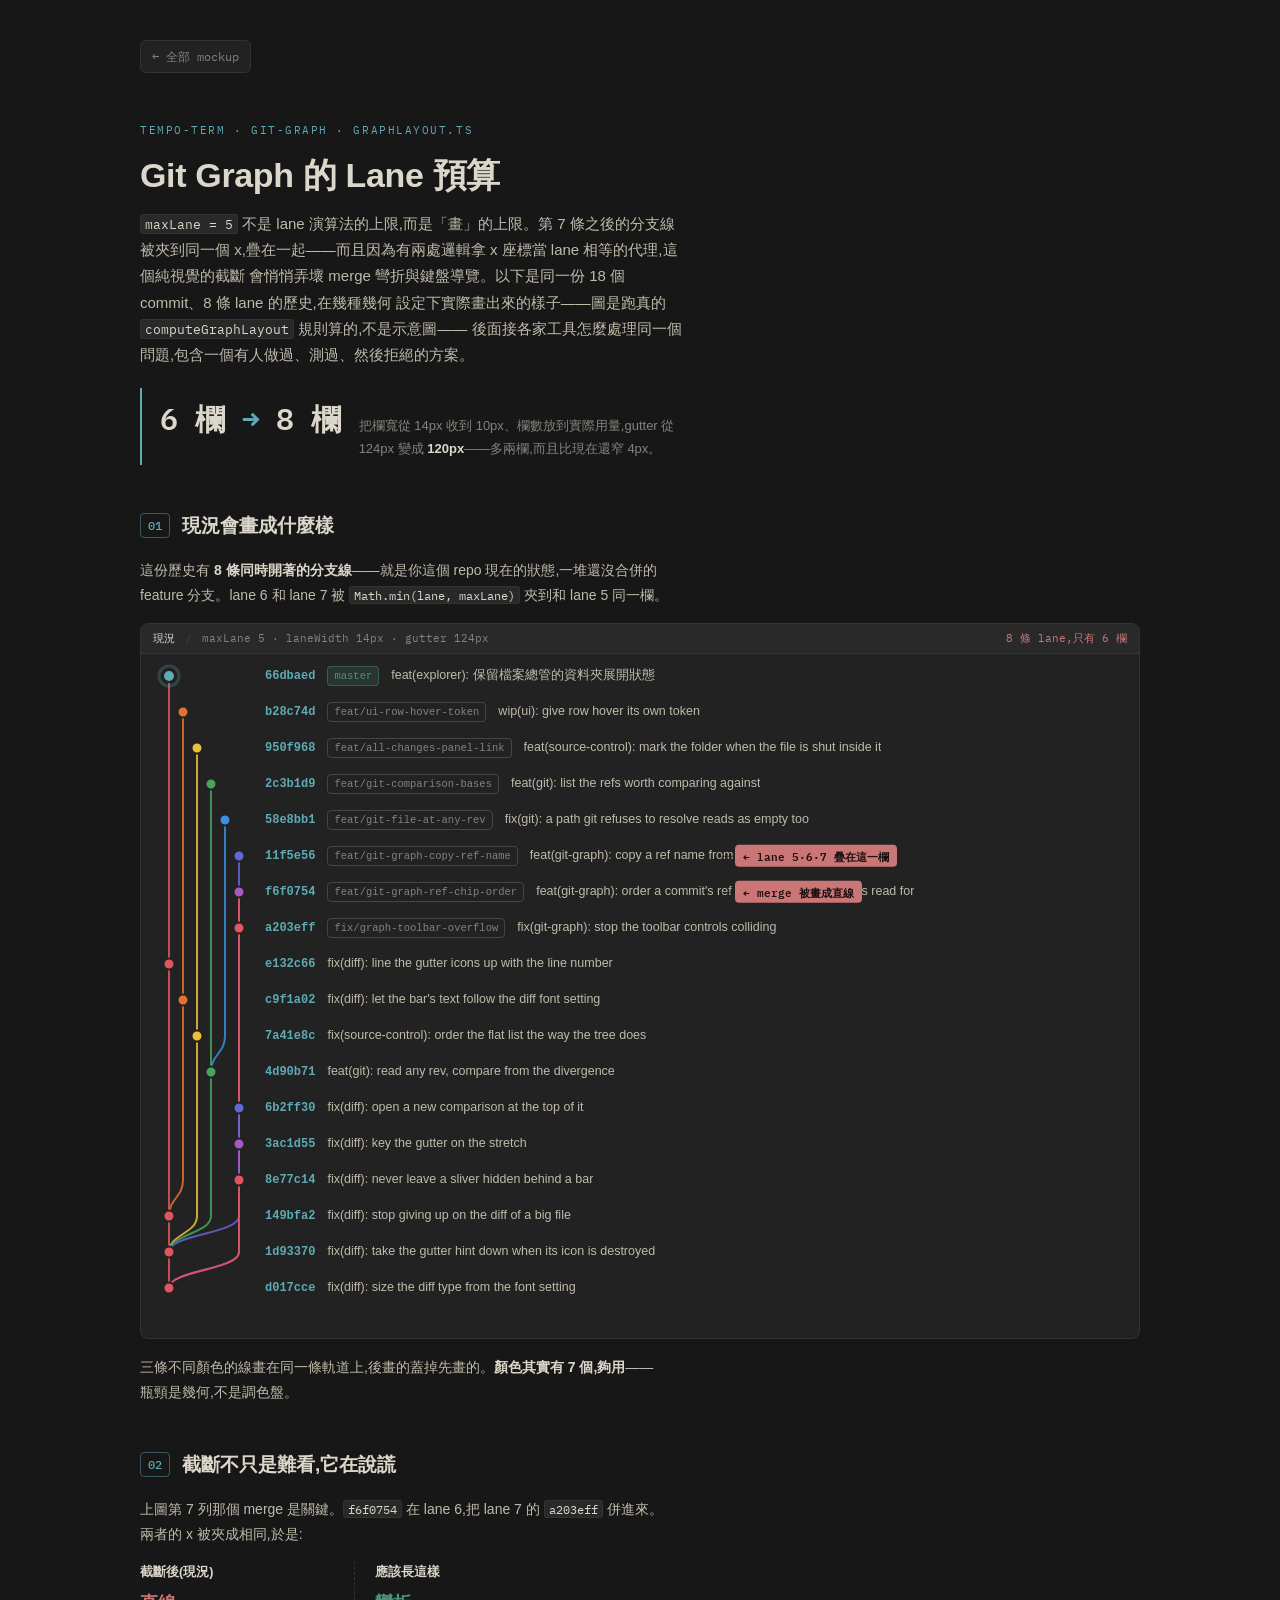
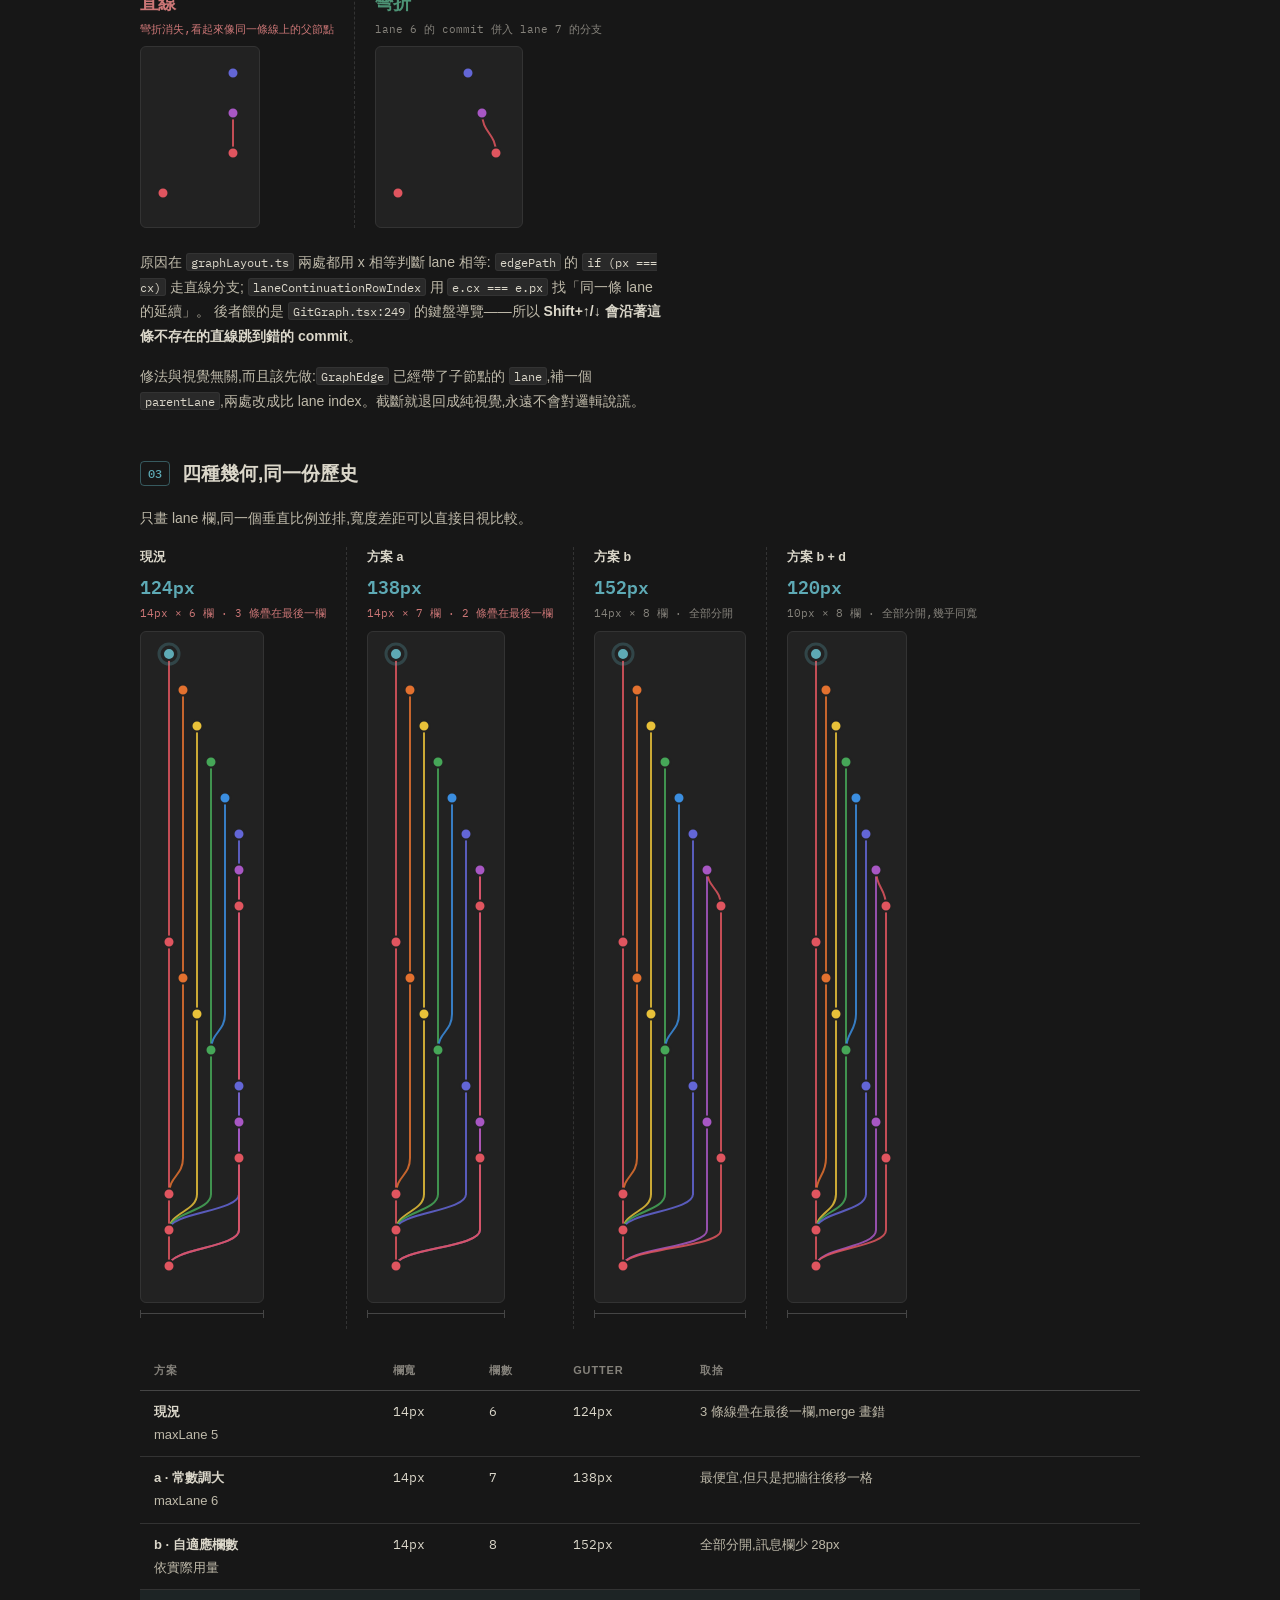
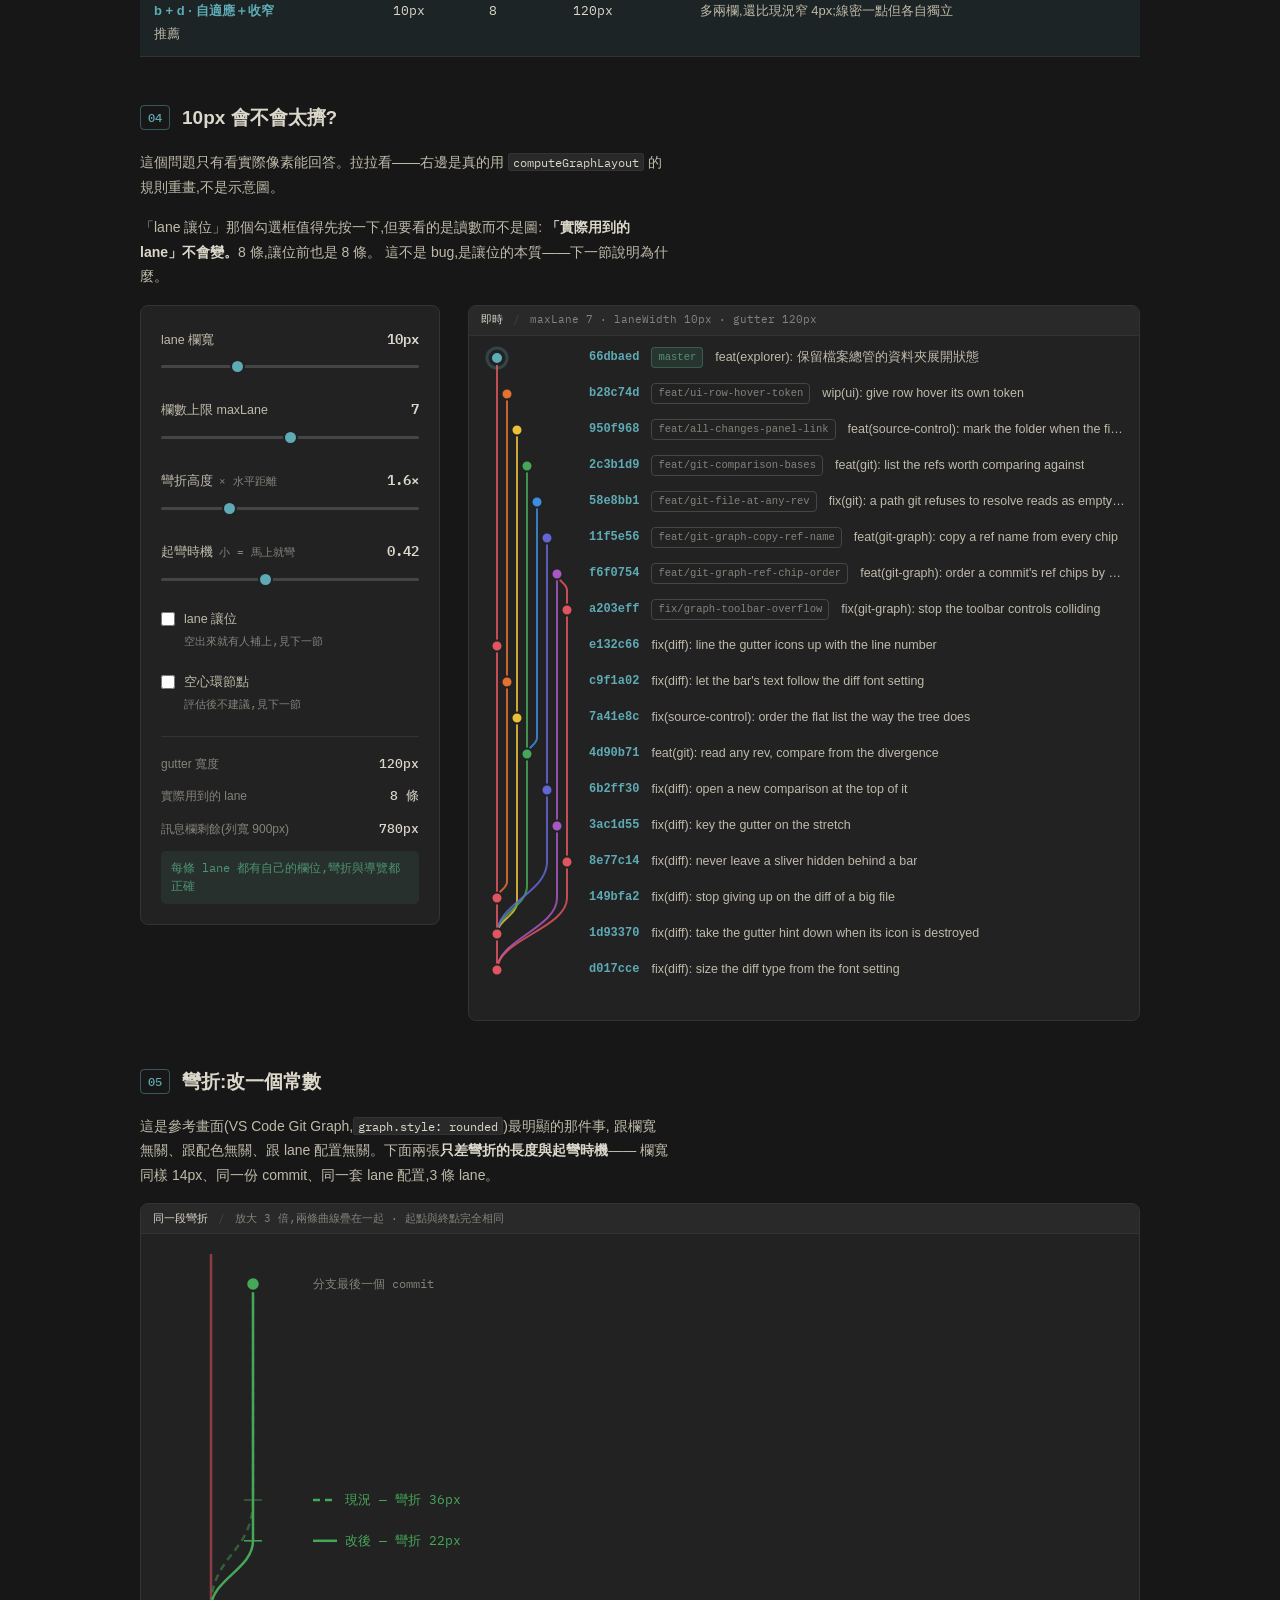
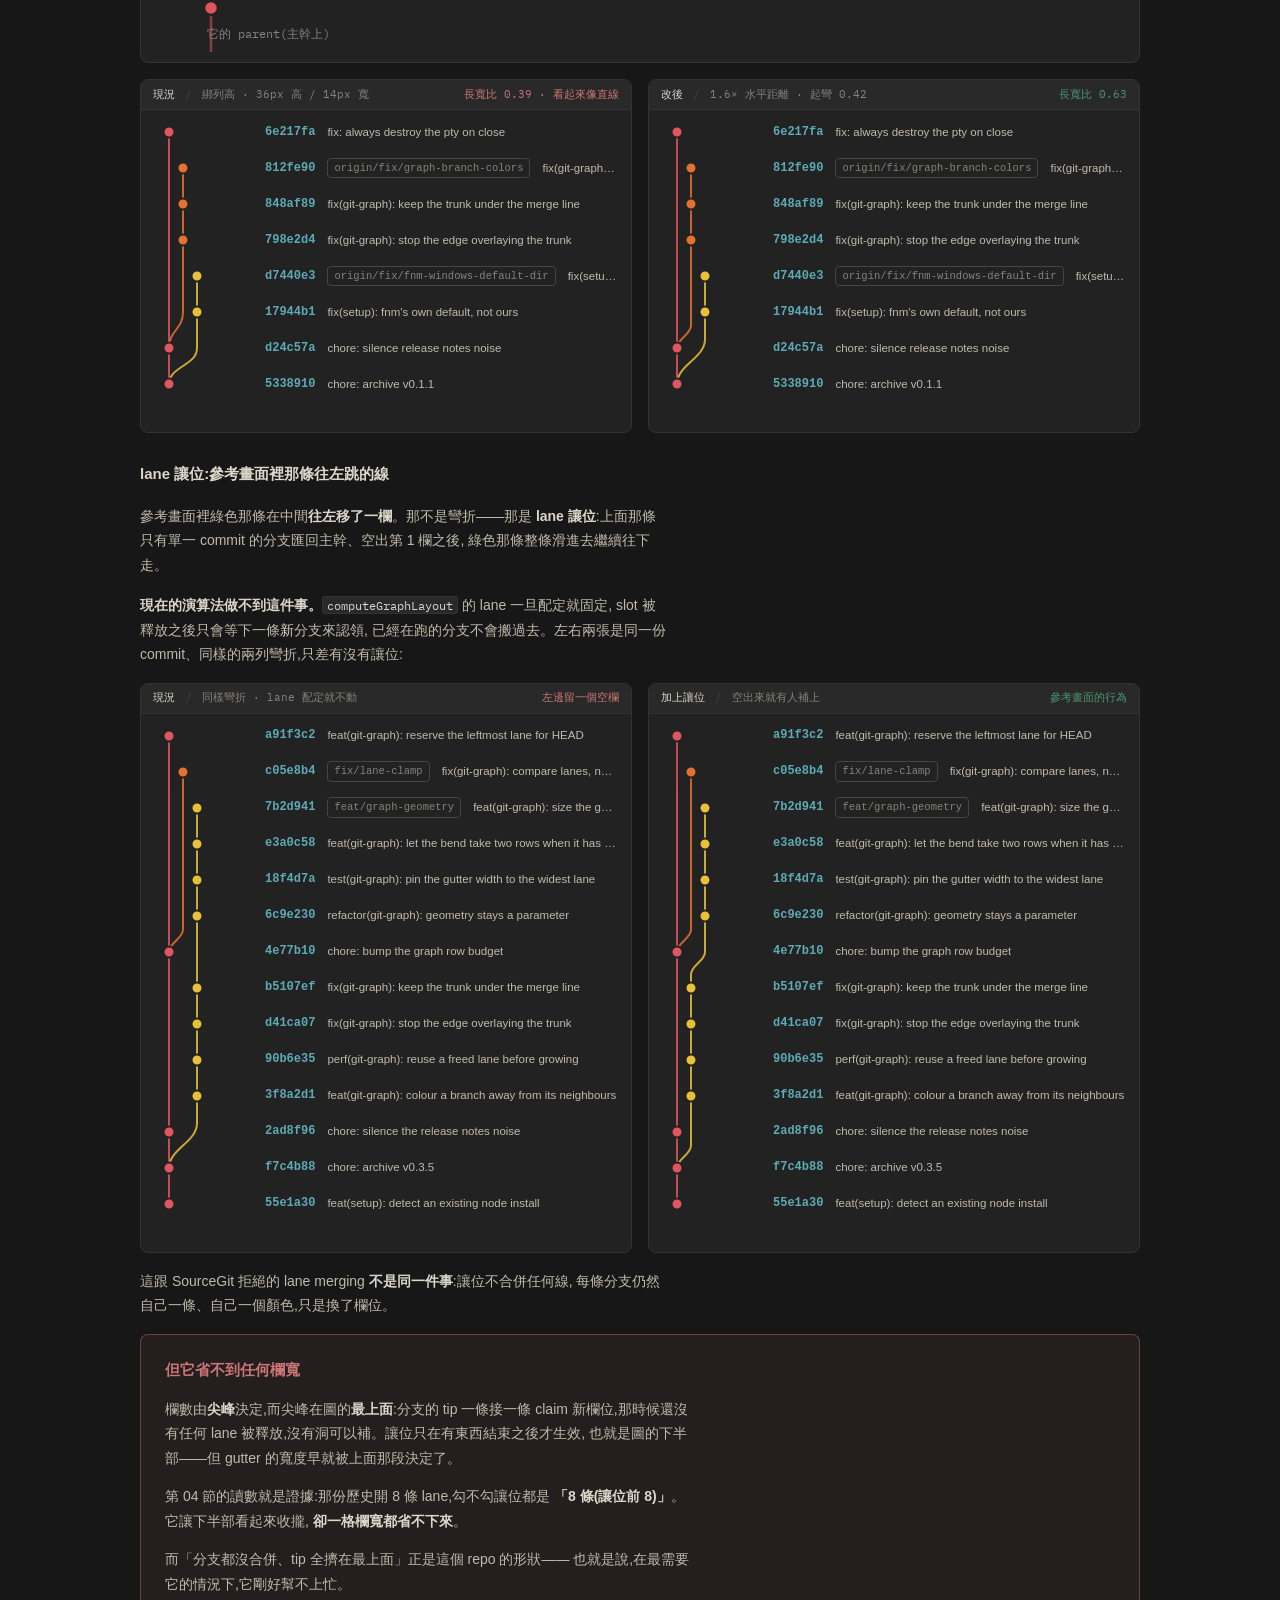
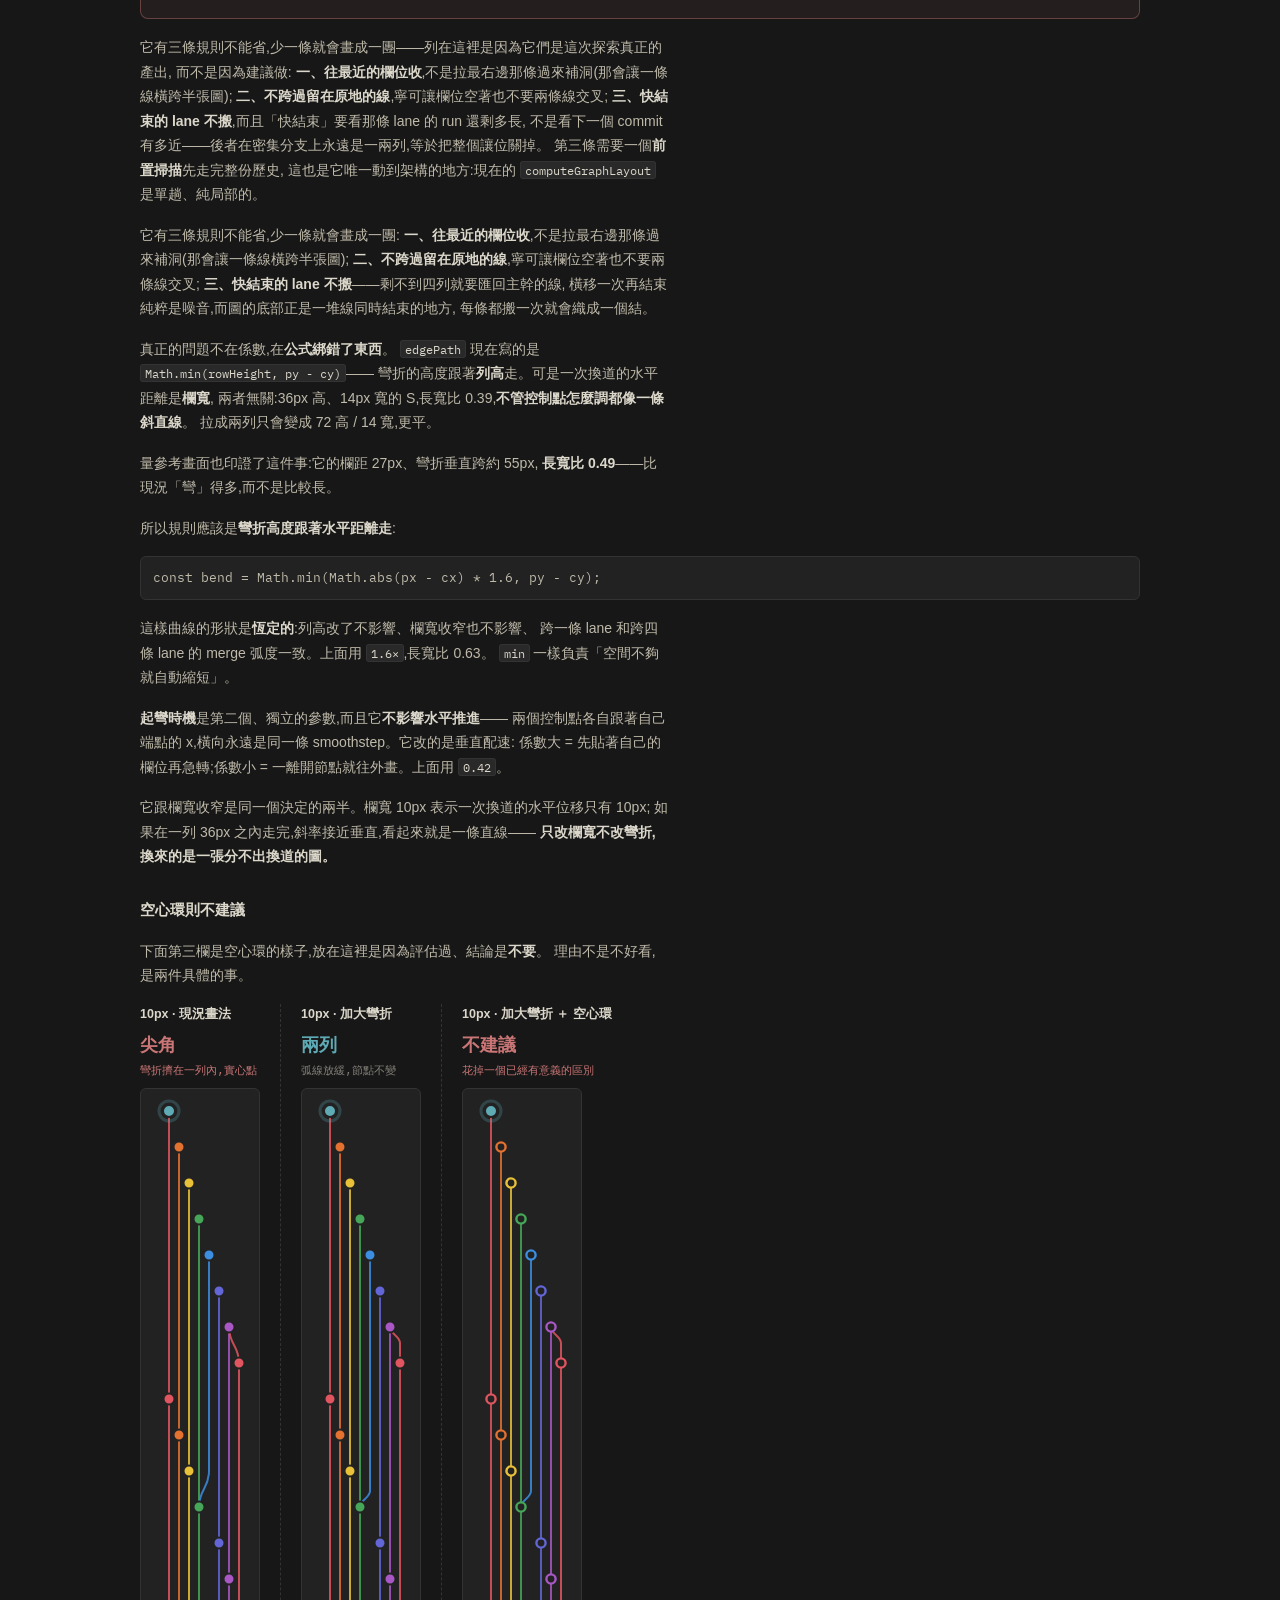
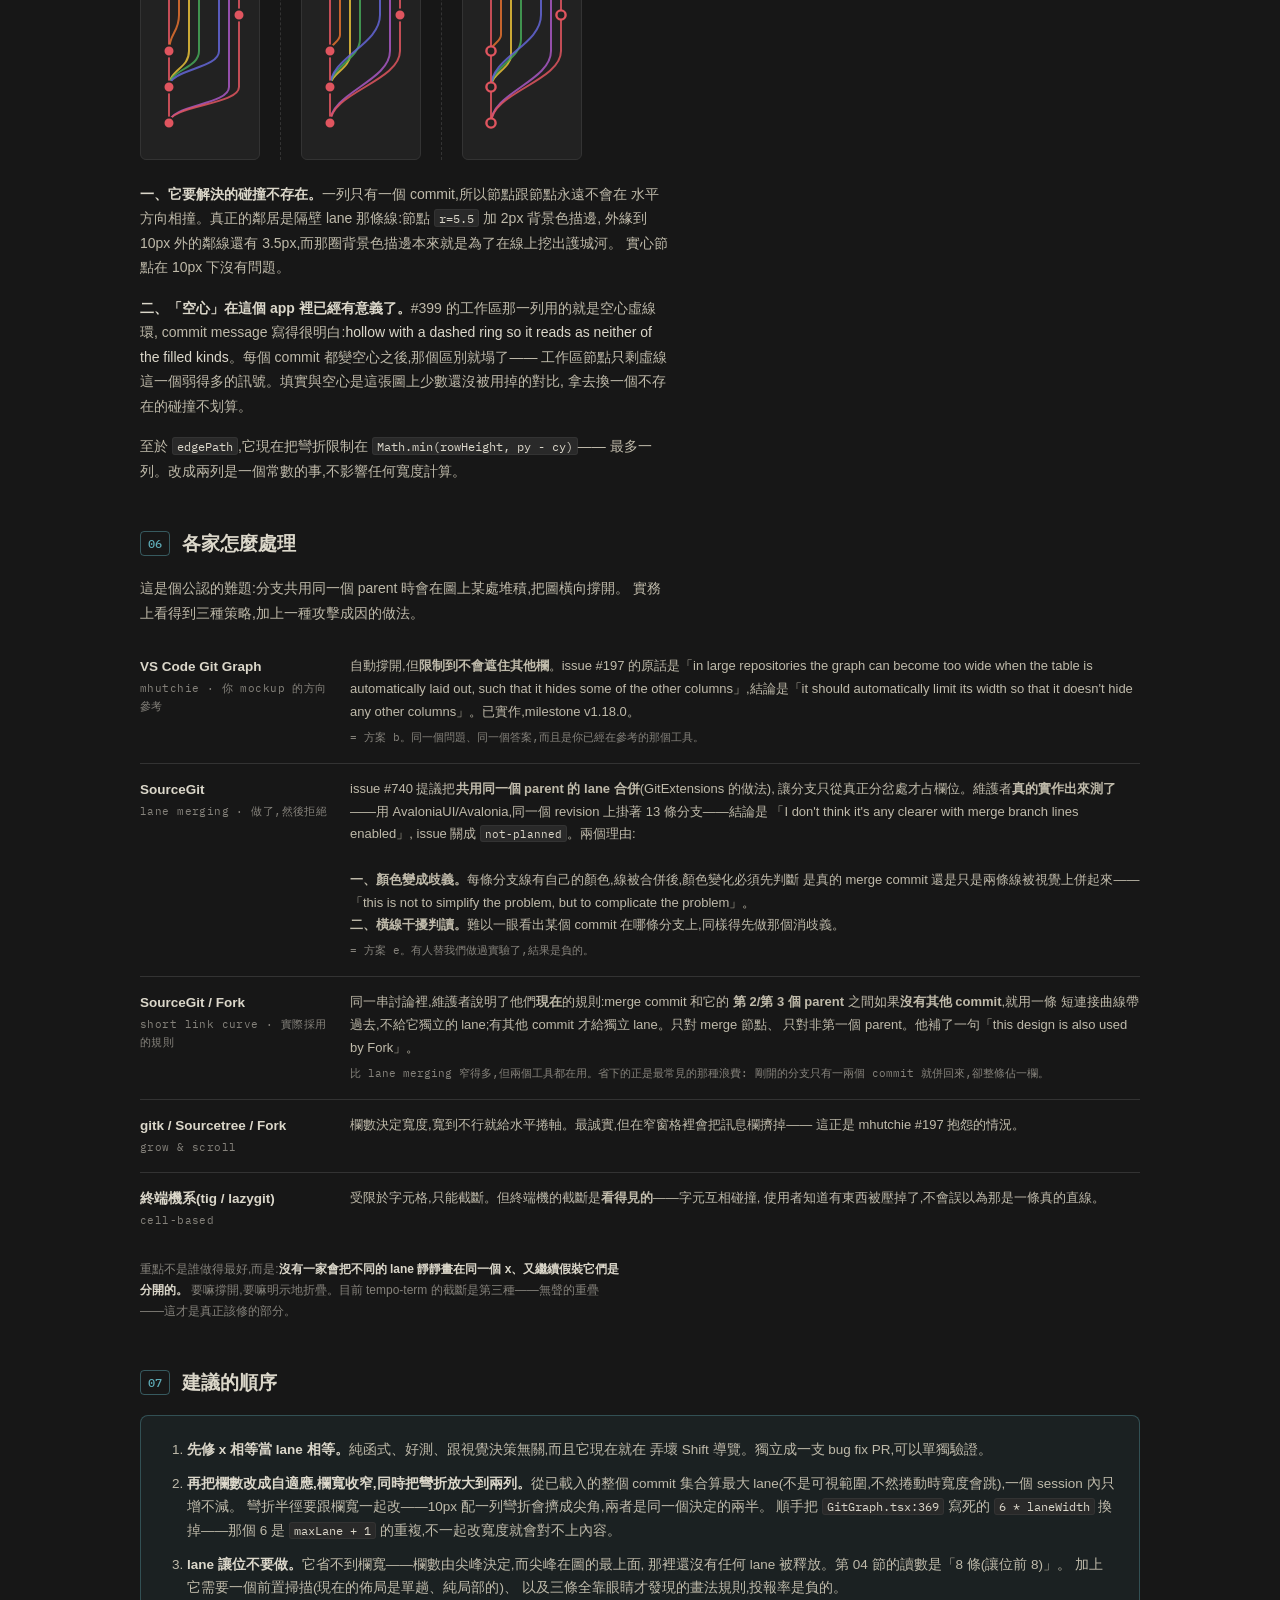
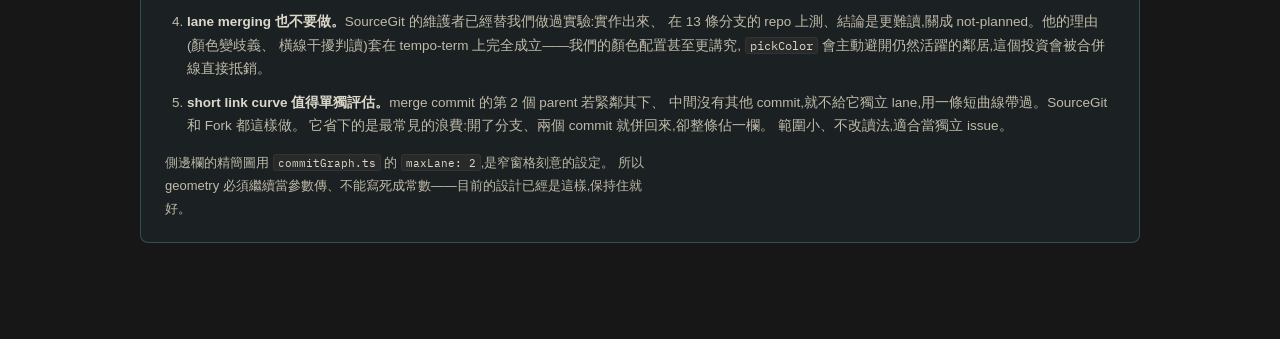
<file: lane-budget-mockups.html>
<!doctype html>
<html lang="zh-Hant">
<head>
<meta charset="utf-8">
<meta name="viewport" content="width=device-width, initial-scale=1">
<title>Git Graph 的 Lane 預算</title>
<link rel="preconnect" href="https://fonts.googleapis.com">
<link rel="preconnect" href="https://fonts.gstatic.com" crossorigin>
<link rel="stylesheet" href="https://fonts.googleapis.com/css2?family=IBM+Plex+Mono:wght@400;500;600&family=IBM+Plex+Sans+TC:wght@400;500;600;700&display=swap">
<style>
/* Deliberately single-theme: every specimen on this page is a mock of the
   app's dark Git Graph pane, and the surrounding commentary shares its
   surface so the two read as one document. Every colour is painted
   explicitly, so the page holds on either host ground. */
:root {
  --ground: #171717;
  --surface: #222222;
  --raised: #292929;
  --line: #333333;
  --line-strong: #454545;
  --fg: #dbd7ca;
  --fg-muted: #bfbaaa;
  --fg-subtle: #85827b;
  --accent: #5eaab5;
  --accent-ink: #10282c;
  --bad: #cb7676;
  --ok: #4d9375;
  --warn: #e6cc77;
  --sans: "IBM Plex Sans TC", "Noto Sans TC", "Microsoft JhengHei", "Segoe UI", sans-serif;
  --mono: "IBM Plex Mono", Consolas, "JetBrains Mono", monospace;
  /* The app's own faces, used only inside specimens so they read as the app. */
  --app-sans: "Segoe UI", "Noto Sans TC", sans-serif;
  --app-mono: Consolas, "JetBrains Mono", monospace;
}

* { box-sizing: border-box; }
body {
  background: var(--ground);
  color: var(--fg);
  font-family: var(--sans);
  font-size: 14px;
  line-height: 1.75;
  margin: 0;
  padding: 40px 24px 96px;
}
.wrap { max-width: 1000px; margin: 0 auto; display: flex; flex-direction: column; gap: 44px; }

/* ---------- masthead ---------- */
.masthead { display: flex; flex-direction: column; gap: 14px; }
.eyebrow {
  font-family: var(--mono); font-size: 11px; letter-spacing: .14em;
  text-transform: uppercase; color: var(--accent);
}
h1 {
  font-size: 34px; font-weight: 600; line-height: 1.25; margin: 0;
  text-wrap: balance; letter-spacing: -.01em;
}
.standfirst { font-size: 15px; color: var(--fg-muted); max-width: 66ch; margin: 0; }

/* the one number that decides everything */
.headline-figure {
  display: flex; align-items: baseline; gap: 18px; flex-wrap: wrap;
  border-left: 2px solid var(--accent);
  padding: 4px 0 4px 18px; margin-top: 6px;
}
.headline-figure .big {
  font-family: var(--mono); font-size: 30px; font-weight: 600;
  color: var(--fg); font-variant-numeric: tabular-nums; letter-spacing: -.02em;
}
.headline-figure .big em { font-style: normal; color: var(--accent); }
.headline-figure .cap { font-size: 13px; color: var(--fg-subtle); max-width: 46ch; }

/* ---------- sections ---------- */
section { display: flex; flex-direction: column; gap: 16px; }
h2 {
  font-size: 19px; font-weight: 600; margin: 0;
  display: flex; align-items: center; gap: 12px;
}
h2 .num {
  font-family: var(--mono); font-size: 12px; font-weight: 500;
  color: var(--accent); border: 1px solid color-mix(in srgb, var(--accent) 45%, transparent);
  border-radius: 4px; padding: 1px 7px; flex: none;
}
h3 { font-size: 15px; font-weight: 600; margin: 0; color: var(--fg); }
p { margin: 0; max-width: 68ch; color: var(--fg-muted); }
p strong { color: var(--fg); font-weight: 600; }
code {
  font-family: var(--mono); font-size: .88em;
  background: var(--raised); border: 1px solid var(--line);
  border-radius: 3px; padding: 0 4px; color: var(--fg);
}
a { color: var(--accent); text-decoration-color: color-mix(in srgb, var(--accent) 40%, transparent); text-underline-offset: 3px; }

/* ---------- specimen frame ---------- */
.specimen {
  background: var(--surface);
  border: 1px solid var(--line);
  border-radius: 8px;
  overflow: hidden;
  font-family: var(--app-sans);
}
.specimen-bar {
  height: 30px; display: flex; align-items: center; gap: 10px;
  padding: 0 12px; border-bottom: 1px solid var(--line);
  background: var(--raised);
  font-family: var(--mono); font-size: 11px; color: var(--fg-subtle);
}
.specimen-bar .tag { color: var(--fg); font-weight: 500; }
.specimen-bar .sep { color: var(--line-strong); }
.specimen-bar .warnflag { margin-left: auto; color: var(--bad); }
.specimen-bar .okflag { margin-left: auto; color: var(--ok); }
.graph-host { position: relative; overflow-x: auto; }

/* rows drawn beside the lane gutter */
.rowlist { position: absolute; inset: 0; pointer-events: none; }
.grow {
  position: absolute; left: 0; right: 0; height: 36px;
  display: flex; align-items: center; gap: 12px;
  padding-right: 14px;
  transform: translateY(-50%);
  white-space: nowrap;
}
.grow .hash {
  font-family: var(--app-mono); font-size: 12px; font-weight: 600;
  color: var(--accent); flex: none;
}
.grow .msg {
  font-size: 12.5px; color: var(--fg-muted);
  overflow: hidden; text-overflow: ellipsis; min-width: 0;
}
.chip {
  display: inline-flex; align-items: center; font-family: var(--app-mono);
  font-size: 10.5px; border-radius: 4px; padding: 0 6px;
  border: 1px solid var(--line-strong); color: var(--fg-subtle);
  background: var(--surface); flex: none;
}
.chip.head {
  border-color: color-mix(in srgb, var(--ok) 45%, transparent);
  background: color-mix(in srgb, var(--ok) 16%, transparent);
  color: var(--ok);
}

/* callouts pinned over a specimen */
.pin {
  position: absolute; z-index: 30;
  background: var(--bad); color: #1b0f0f;
  font-family: var(--mono); font-size: 10.5px; font-weight: 600;
  border-radius: 4px; padding: 2px 8px; white-space: nowrap;
  transform: translateY(-50%);
}
.pin.good { background: var(--accent); color: var(--accent-ink); }
.pin::before {
  content: ""; position: absolute; right: 100%; top: 50%;
  width: 14px; height: 1px; background: currentColor; opacity: .6;
}

/* ---------- two panes side by side ---------- */
.mini-pair { display: grid; grid-template-columns: 1fr 1fr; gap: 16px; }
@media (max-width: 860px) { .mini-pair { grid-template-columns: 1fr; } }
.mini-col { min-width: 0; }
.mini-col .graph-host { overflow-x: auto; }
.mini-col .grow .msg { font-size: 11.5px; }

/* ---------- gutter comparison strip ---------- */
.strip {
  display: flex; gap: 0; align-items: flex-start;
  overflow-x: auto; padding-bottom: 6px;
}
.strip-item {
  flex: none; display: flex; flex-direction: column; gap: 8px;
  padding: 0 20px; border-left: 1px dashed var(--line);
}
.strip-item:first-child { padding-left: 0; border-left: none; }
.strip-head { display: flex; flex-direction: column; gap: 2px; }
.strip-head .name { font-size: 12.5px; font-weight: 600; color: var(--fg); }
.strip-head .w {
  font-family: var(--mono); font-size: 18px; font-weight: 600;
  color: var(--accent); font-variant-numeric: tabular-nums;
}
.strip-head .note { font-family: var(--mono); font-size: 10.5px; color: var(--fg-subtle); }
.strip-head .note.bad { color: var(--bad); }
.gutter-box {
  background: var(--surface); border: 1px solid var(--line);
  border-radius: 6px; overflow: hidden;
}
.ruler {
  height: 16px; position: relative; margin-top: 2px;
  border-top: 1px solid var(--line-strong);
}
.ruler::before, .ruler::after {
  content: ""; position: absolute; top: -4px; width: 1px; height: 8px;
  background: var(--line-strong);
}
.ruler::before { left: 0; }
.ruler::after { right: 0; }

/* ---------- interactive ---------- */
.lab {
  display: grid; grid-template-columns: 300px minmax(0, 1fr);
  gap: 28px; align-items: start;
}
@media (max-width: 820px) { .lab { grid-template-columns: 1fr; } }
.controls {
  display: flex; flex-direction: column; gap: 22px;
  background: var(--surface); border: 1px solid var(--line);
  border-radius: 8px; padding: 20px;
}
.ctl { display: flex; flex-direction: column; gap: 8px; }
.ctl-top { display: flex; align-items: baseline; justify-content: space-between; gap: 10px; }
.ctl label { font-size: 12.5px; color: var(--fg-muted); }
.ctl label .hint {
  font-style: normal; font-family: var(--mono); font-size: 10.5px;
  color: var(--fg-subtle); margin-left: 6px;
}
.ctl output {
  font-family: var(--mono); font-size: 14px; font-weight: 600;
  color: var(--fg); font-variant-numeric: tabular-nums;
}
input[type="range"] {
  -webkit-appearance: none; appearance: none;
  width: 100%; height: 3px; border-radius: 2px;
  background: var(--line-strong); outline: none; margin: 6px 0;
}
input[type="range"]::-webkit-slider-thumb {
  -webkit-appearance: none; appearance: none;
  width: 15px; height: 15px; border-radius: 50%;
  background: var(--accent); border: 2px solid var(--surface); cursor: pointer;
}
input[type="range"]::-moz-range-thumb {
  width: 15px; height: 15px; border-radius: 50%;
  background: var(--accent); border: 2px solid var(--surface); cursor: pointer;
}
input[type="range"]:focus-visible { box-shadow: 0 0 0 3px color-mix(in srgb, var(--accent) 35%, transparent); }
.toggle {
  display: flex; align-items: flex-start; gap: 9px; cursor: pointer;
  font-size: 12.5px; color: var(--fg-muted);
}
.toggle input { margin: 3px 0 0; accent-color: var(--accent); width: 14px; height: 14px; flex: none; }
.toggle em {
  display: block; font-style: normal; font-family: var(--mono);
  font-size: 10.5px; color: var(--fg-subtle); margin-top: 1px;
}
.readout {
  border-top: 1px solid var(--line); padding-top: 16px;
  display: flex; flex-direction: column; gap: 10px;
}
.kv { display: flex; align-items: baseline; justify-content: space-between; gap: 12px; }
.kv .k { font-size: 12px; color: var(--fg-subtle); }
.kv .v {
  font-family: var(--mono); font-size: 13px; font-weight: 500;
  color: var(--fg); font-variant-numeric: tabular-nums;
}
.verdict {
  font-family: var(--mono); font-size: 11.5px; line-height: 1.6;
  border-radius: 5px; padding: 8px 10px;
}
.verdict.ok { color: var(--ok); background: color-mix(in srgb, var(--ok) 12%, transparent); }
.verdict.bad { color: var(--bad); background: color-mix(in srgb, var(--bad) 12%, transparent); }

/* ---------- options table ---------- */
.table-scroll { overflow-x: auto; }
table { border-collapse: collapse; width: 100%; min-width: 620px; }
th, td {
  text-align: left; padding: 10px 14px;
  border-bottom: 1px solid var(--line); vertical-align: top;
}
th {
  font-size: 11px; letter-spacing: .08em; text-transform: uppercase;
  color: var(--fg-subtle); font-weight: 600; border-bottom-color: var(--line-strong);
}
td { font-size: 13px; color: var(--fg-muted); }
td .opt { color: var(--fg); font-weight: 600; display: block; }
td.num { font-family: var(--mono); font-variant-numeric: tabular-nums; color: var(--fg); }
tr.pick td { background: color-mix(in srgb, var(--accent) 9%, transparent); }
tr.pick td .opt { color: var(--accent); }

/* ---------- prior art ---------- */
.art { display: flex; flex-direction: column; gap: 2px; }
.art-row {
  display: grid; grid-template-columns: 190px minmax(0, 1fr);
  gap: 20px; padding: 14px 0; border-top: 1px solid var(--line);
}
@media (max-width: 700px) { .art-row { grid-template-columns: 1fr; gap: 6px; } }
.art-row:first-child { border-top: none; }
.art-name { font-size: 13.5px; font-weight: 600; color: var(--fg); }
.art-name .kind {
  display: block; font-family: var(--mono); font-size: 10.5px;
  font-weight: 400; color: var(--fg-subtle); letter-spacing: .04em;
}
.art-body { font-size: 13px; color: var(--fg-muted); }
.art-body .src { font-family: var(--mono); font-size: 11px; color: var(--fg-subtle); display: block; margin-top: 4px; }

/* ---------- closing recommendation ---------- */
.rec {
  border: 1px solid color-mix(in srgb, var(--accent) 35%, transparent);
  border-radius: 8px; padding: 22px 24px;
  background: color-mix(in srgb, var(--accent) 7%, transparent);
  display: flex; flex-direction: column; gap: 14px;
}
.rec ol { margin: 0; padding-left: 22px; display: flex; flex-direction: column; gap: 10px; }
.rec li { font-size: 13.5px; color: var(--fg-muted); }
.rec li strong { color: var(--fg); }

.footnote { font-size: 12px; color: var(--fg-subtle); max-width: 72ch; }

@media (prefers-reduced-motion: reduce) {
  * { transition: none !important; animation: none !important; }
}
</style>

</head>
<body>
<div class="wrap">

<style>
.mk-back {
  display: inline-flex; align-items: center; gap: 7px; align-self: flex-start;
  font-family: "IBM Plex Mono", Consolas, monospace; font-size: 12px;
  color: #85827b; text-decoration: none; border: 1px solid #333;
  border-radius: 6px; padding: 5px 11px; margin-bottom: 4px; background: #222;
}
.mk-back:hover { color: #dbd7ca; border-color: #454545; }
.mk-back:focus-visible { outline: 2px solid #5eaab5; outline-offset: 2px; }
.mk-head {
  display: flex; flex-direction: column; gap: 10px;
  margin: 6px 0 26px; align-self: stretch;
}
.mk-head .mk-eyebrow {
  font-family: "IBM Plex Mono", Consolas, monospace; font-size: 11px;
  letter-spacing: .14em; text-transform: uppercase; color: #5eaab5;
}
.mk-head .mk-title {
  font-family: "IBM Plex Sans TC", "Noto Sans TC", "Microsoft JhengHei", "Segoe UI", sans-serif;
  font-size: 30px; font-weight: 600; margin: 0; line-height: 1.25;
  letter-spacing: -.01em; color: #dbd7ca;
}
.mk-head .mk-sub {
  font-family: "IBM Plex Sans TC", "Noto Sans TC", "Microsoft JhengHei", "Segoe UI", sans-serif;
  font-size: 14px; line-height: 1.75; color: #bfbaaa; margin: 0; max-width: 68ch;
}
</style>
<a class="mk-back" href="index.html">&larr; 全部 mockup</a>

  <header class="masthead">
    <div class="eyebrow">tempo-term · git-graph · graphLayout.ts</div>
    <h1>Git Graph 的 Lane 預算</h1>
    <p class="standfirst">
      <code>maxLane = 5</code> 不是 lane 演算法的上限,而是「畫」的上限。第 7 條之後的分支線
      被夾到同一個 x,疊在一起——而且因為有兩處邏輯拿 x 座標當 lane 相等的代理,這個純視覺的截斷
      會悄悄弄壞 merge 彎折與鍵盤導覽。以下是同一份 18 個 commit、8 條 lane 的歷史,在幾種幾何
      設定下實際畫出來的樣子——圖是跑真的 <code>computeGraphLayout</code> 規則算的,不是示意圖——
      後面接各家工具怎麼處理同一個問題,包含一個有人做過、測過、然後拒絕的方案。
    </p>
    <div class="headline-figure">
      <div class="big">6 欄 <em>&rarr;</em> 8 欄</div>
      <div class="cap">
        把欄寬從 14px 收到 10px、欄數放到實際用量,gutter 從 124px 變成
        <strong style="color:var(--fg)">120px</strong>——多兩欄,而且比現在還窄 4px。
      </div>
    </div>
  </header>

  <!-- ============ 1. 現況 ============ -->
  <section>
    <h2><span class="num">01</span>現況會畫成什麼樣</h2>
    <p>
      這份歷史有 <strong>8 條同時開著的分支線</strong>——就是你這個 repo 現在的狀態,一堆還沒合併的
      feature 分支。lane 6 和 lane 7 被 <code>Math.min(lane, maxLane)</code> 夾到和 lane 5 同一欄。
    </p>
    <div class="specimen">
      <div class="specimen-bar">
        <span class="tag">現況</span><span class="sep">/</span>
        <span>maxLane 5 · laneWidth 14px · gutter 124px</span>
        <span class="warnflag" id="flag-now"></span>
      </div>
      <div class="graph-host" id="spec-now"></div>
    </div>
    <p>
      三條不同顏色的線畫在同一條軌道上,後畫的蓋掉先畫的。<strong>顏色其實有 7 個,夠用</strong>——
      瓶頸是幾何,不是調色盤。
    </p>
  </section>

  <!-- ============ 2. bug ============ -->
  <section>
    <h2><span class="num">02</span>截斷不只是難看,它在說謊</h2>
    <p>
      上圖第 7 列那個 merge 是關鍵。<code>f6f0754</code> 在 lane 6,把 lane 7 的 <code>a203eff</code>
      併進來。兩者的 x 被夾成相同,於是:
    </p>
    <div class="strip">
      <div class="strip-item">
        <div class="strip-head">
          <span class="name">截斷後(現況)</span>
          <span class="w" style="color:var(--bad)">直線</span>
          <span class="note bad">彎折消失,看起來像同一條線上的父節點</span>
        </div>
        <div class="gutter-box" id="merge-clamped"></div>
      </div>
      <div class="strip-item">
        <div class="strip-head">
          <span class="name">應該長這樣</span>
          <span class="w" style="color:var(--ok)">彎折</span>
          <span class="note">lane 6 的 commit 併入 lane 7 的分支</span>
        </div>
        <div class="gutter-box" id="merge-true"></div>
      </div>
    </div>
    <p>
      原因在 <code>graphLayout.ts</code> 兩處都用 x 相等判斷 lane 相等:
      <code>edgePath</code> 的 <code>if (px === cx)</code> 走直線分支;
      <code>laneContinuationRowIndex</code> 用 <code>e.cx === e.px</code> 找「同一條 lane 的延續」。
      後者餵的是 <code>GitGraph.tsx:249</code> 的鍵盤導覽——所以
      <strong>Shift+↑/↓ 會沿著這條不存在的直線跳到錯的 commit</strong>。
    </p>
    <p>
      修法與視覺無關,而且該先做:<code>GraphEdge</code> 已經帶了子節點的 <code>lane</code>,補一個
      <code>parentLane</code>,兩處改成比 lane index。截斷就退回成純視覺,永遠不會對邏輯說謊。
    </p>
  </section>

  <!-- ============ 3. 四個方案 ============ -->
  <section>
    <h2><span class="num">03</span>四種幾何,同一份歷史</h2>
    <p>
      只畫 lane 欄,同一個垂直比例並排,寬度差距可以直接目視比較。
    </p>
    <div class="strip" id="strip"></div>
    <div class="table-scroll">
      <table>
        <thead>
          <tr>
            <th>方案</th><th>欄寬</th><th>欄數</th><th>gutter</th><th>取捨</th>
          </tr>
        </thead>
        <tbody>
          <tr>
            <td><span class="opt">現況</span>maxLane 5</td>
            <td class="num">14px</td><td class="num">6</td><td class="num">124px</td>
            <td>3 條線疊在最後一欄,merge 畫錯</td>
          </tr>
          <tr>
            <td><span class="opt">a · 常數調大</span>maxLane 6</td>
            <td class="num">14px</td><td class="num">7</td><td class="num">138px</td>
            <td>最便宜,但只是把牆往後移一格</td>
          </tr>
          <tr>
            <td><span class="opt">b · 自適應欄數</span>依實際用量</td>
            <td class="num">14px</td><td class="num">8</td><td class="num">152px</td>
            <td>全部分開,訊息欄少 28px</td>
          </tr>
          <tr class="pick">
            <td><span class="opt">b + d · 自適應＋收窄</span>推薦</td>
            <td class="num">10px</td><td class="num">8</td><td class="num">120px</td>
            <td>多兩欄,還比現況窄 4px;線密一點但各自獨立</td>
          </tr>
        </tbody>
      </table>
    </div>
  </section>

  <!-- ============ 4. 互動 ============ -->
  <section>
    <h2><span class="num">04</span>10px 會不會太擠?</h2>
    <p>
      這個問題只有看實際像素能回答。拉拉看——右邊是真的用
      <code>computeGraphLayout</code> 的規則重畫,不是示意圖。
    </p>
    <p>
      「lane 讓位」那個勾選框值得先按一下,但要看的是讀數而不是圖:
      <strong>「實際用到的 lane」不會變。</strong>8 條,讓位前也是 8 條。
      這不是 bug,是讓位的本質——下一節說明為什麼。
    </p>
    <div class="lab">
      <div class="controls">
        <div class="ctl">
          <div class="ctl-top">
            <label for="lw">lane 欄寬</label>
            <output id="lw-out">10px</output>
          </div>
          <input type="range" id="lw" min="6" max="20" step="1" value="10">
        </div>
        <div class="ctl">
          <div class="ctl-top">
            <label for="ml">欄數上限 maxLane</label>
            <output id="ml-out">7</output>
          </div>
          <input type="range" id="ml" min="2" max="12" step="1" value="7">
        </div>
        <div class="ctl">
          <div class="ctl-top">
            <label for="br">彎折高度<em class="hint">× 水平距離</em></label>
            <output id="br-out">1.6×</output>
          </div>
          <input type="range" id="br" min="0.8" max="4" step="0.1" value="1.6">
        </div>
        <div class="ctl">
          <div class="ctl-top">
            <label for="cv">起彎時機<em class="hint">小 = 馬上就彎</em></label>
            <output id="cv-out">0.42</output>
          </div>
          <input type="range" id="cv" min="0.1" max="0.9" step="0.01" value="0.42">
        </div>
        <label class="toggle" for="style-compact">
          <input type="checkbox" id="style-compact">
          <span>lane 讓位<em>空出來就有人補上,見下一節</em></span>
        </label>
        <label class="toggle" for="style-hollow">
          <input type="checkbox" id="style-hollow">
          <span>空心環節點<em>評估後不建議,見下一節</em></span>
        </label>
        <div class="readout">
          <div class="kv"><span class="k">gutter 寬度</span><span class="v" id="r-gutter"></span></div>
          <div class="kv"><span class="k">實際用到的 lane</span><span class="v" id="r-used"></span></div>
          <div class="kv"><span class="k">訊息欄剩餘(列寬 900px)</span><span class="v" id="r-msg"></span></div>
          <div class="verdict" id="r-verdict"></div>
        </div>
      </div>
      <div class="specimen">
        <div class="specimen-bar">
          <span class="tag">即時</span><span class="sep">/</span>
          <span id="lab-caption"></span>
        </div>
        <div class="graph-host" id="spec-lab"></div>
      </div>
    </div>
  </section>

  <!-- ============ 5. 畫法 ============ -->
  <section>
    <h2><span class="num">05</span>彎折:改一個常數</h2>
    <p>
      這是參考畫面(VS Code Git Graph,<code>graph.style: rounded</code>)最明顯的那件事,
      跟欄寬無關、跟配色無關、跟 lane 配置無關。下面兩張<strong>只差彎折的長度與起彎時機</strong>——
      欄寬同樣 14px、同一份 commit、同一套 lane 配置,3 條 lane。
    </p>
    <div class="bend-detail">
      <div class="specimen">
        <div class="specimen-bar">
          <span class="tag">同一段彎折</span><span class="sep">/</span>
          <span>放大 3 倍,兩條曲線疊在一起 · 起點與終點完全相同</span>
        </div>
        <div id="bend-detail" style="padding:6px 0 2px"></div>
      </div>
    </div>

    <div class="mini-pair">
      <div class="mini-col">
        <div class="specimen">
          <div class="specimen-bar"><span class="tag">現況</span><span class="sep">/</span><span>綁列高 · 36px 高 / 14px 寬</span><span class="warnflag">長寬比 0.39 · 看起來像直線</span></div>
          <div class="graph-host" id="mini-now"></div>
        </div>
      </div>
      <div class="mini-col">
        <div class="specimen">
          <div class="specimen-bar"><span class="tag">改後</span><span class="sep">/</span><span>1.6× 水平距離 · 起彎 0.42</span><span class="okflag">長寬比 0.63</span></div>
          <div class="graph-host" id="mini-new"></div>
        </div>
      </div>
    </div>

    <h3 style="margin-top:12px">lane 讓位:參考畫面裡那條往左跳的線</h3>
    <p>
      參考畫面裡綠色那條在中間<strong>往左移了一欄</strong>。那不是彎折——那是
      <strong>lane 讓位</strong>:上面那條只有單一 commit 的分支匯回主幹、空出第 1 欄之後,
      綠色那條整條滑進去繼續往下走。
    </p>
    <p>
      <strong>現在的演算法做不到這件事。</strong><code>computeGraphLayout</code> 的 lane 一旦配定就固定,
      slot 被釋放之後只會等下一條<em style="font-style:normal;color:var(--fg)">新</em>分支來認領,
      已經在跑的分支不會搬過去。左右兩張是同一份 commit、同樣的兩列彎折,只差有沒有讓位:
    </p>
    <div class="mini-pair">
      <div class="mini-col">
        <div class="specimen">
          <div class="specimen-bar"><span class="tag">現況</span><span class="sep">/</span><span>同樣彎折 · lane 配定就不動</span><span class="warnflag">左邊留一個空欄</span></div>
          <div class="graph-host" id="dense-now"></div>
        </div>
      </div>
      <div class="mini-col">
        <div class="specimen">
          <div class="specimen-bar"><span class="tag">加上讓位</span><span class="sep">/</span><span>空出來就有人補上</span><span class="okflag">參考畫面的行為</span></div>
          <div class="graph-host" id="dense-new"></div>
        </div>
      </div>
    </div>
    <p>
      這跟 SourceGit 拒絕的 lane merging <strong>不是同一件事</strong>:讓位不合併任何線,
      每條分支仍然自己一條、自己一個顏色,只是換了欄位。
    </p>
    <div class="rec" style="border-color:color-mix(in srgb, var(--bad) 40%, transparent);background:color-mix(in srgb, var(--bad) 8%, transparent)">
      <h3 style="color:var(--bad)">但它省不到任何欄寬</h3>
      <p>
        欄數由<strong>尖峰</strong>決定,而尖峰在圖的<strong>最上面</strong>:分支的 tip 一條接一條
        claim 新欄位,那時候還沒有任何 lane 被釋放,沒有洞可以補。讓位只在有東西結束之後才生效,
        也就是圖的下半部——但 gutter 的寬度早就被上面那段決定了。
      </p>
      <p>
        第 04 節的讀數就是證據:那份歷史開 8 條 lane,勾不勾讓位都是
        <strong>「8 條(讓位前 8)」</strong>。它讓下半部看起來收攏,
        <strong>卻一格欄寬都省不下來</strong>。
      </p>
      <p>
        而「分支都沒合併、tip 全擠在最上面」正是這個 repo 的形狀——
        也就是說,在最需要它的情況下,它剛好幫不上忙。
      </p>
    </div>
    <p>
      它有三條規則不能省,少一條就會畫成一團——列在這裡是因為它們是這次探索真正的產出,
      而不是因為建議做:
      <strong>一、往最近的欄位收</strong>,不是拉最右邊那條過來補洞(那會讓一條線橫跨半張圖);
      <strong>二、不跨過留在原地的線</strong>,寧可讓欄位空著也不要兩條線交叉;
      <strong>三、快結束的 lane 不搬</strong>,而且「快結束」要看那條 lane 的 run 還剩多長,
      不是看下一個 commit 有多近——後者在密集分支上永遠是一兩列,等於把整個讓位關掉。
      第三條需要一個<strong>前置掃描</strong>先走完整份歷史,
      這也是它唯一動到架構的地方:現在的 <code>computeGraphLayout</code> 是單趟、純局部的。
    </p>
    <p>
      它有三條規則不能省,少一條就會畫成一團:
      <strong>一、往最近的欄位收</strong>,不是拉最右邊那條過來補洞(那會讓一條線橫跨半張圖);
      <strong>二、不跨過留在原地的線</strong>,寧可讓欄位空著也不要兩條線交叉;
      <strong>三、快結束的 lane 不搬</strong>——剩不到四列就要匯回主幹的線,
      橫移一次再結束純粹是噪音,而圖的底部正是一堆線同時結束的地方,
      每條都搬一次就會織成一個結。
    </p>

    <p>
      真正的問題不在係數,在<strong>公式綁錯了東西</strong>。
      <code>edgePath</code> 現在寫的是 <code>Math.min(rowHeight, py - cy)</code>——
      彎折的高度跟著<strong>列高</strong>走。可是一次換道的水平距離是<strong>欄寬</strong>,
      兩者無關:36px 高、14px 寬的 S,長寬比 0.39,<strong>不管控制點怎麼調都像一條斜直線</strong>。
      拉成兩列只會變成 72 高 / 14 寬,更平。
    </p>
    <p>
      量參考畫面也印證了這件事:它的欄距 27px、彎折垂直跨約 55px,
      <strong>長寬比 0.49</strong>——比現況「彎」得多,而不是比較長。
    </p>
    <p>
      所以規則應該是<strong>彎折高度跟著水平距離走</strong>:
    </p>
    <p style="font-family:var(--mono);font-size:12.5px;background:var(--surface);border:1px solid var(--line);border-radius:6px;padding:10px 12px;max-width:none">
      const bend = Math.min(Math.abs(px - cx) * 1.6, py - cy);
    </p>
    <p>
      這樣曲線的形狀是<strong>恆定的</strong>:列高改了不影響、欄寬收窄也不影響、
      跨一條 lane 和跨四條 lane 的 merge 弧度一致。上面用 <code>1.6×</code>,長寬比 0.63。
      <code>min</code> 一樣負責「空間不夠就自動縮短」。
    </p>
    <p>
      <strong>起彎時機</strong>是第二個、獨立的參數,而且它<strong>不影響水平推進</strong>——
      兩個控制點各自跟著自己端點的 x,橫向永遠是同一條 smoothstep。它改的是垂直配速:
      係數大 = 先貼著自己的欄位再急轉;係數小 = 一離開節點就往外畫。上面用 <code>0.42</code>。
    </p>
    <p>
      它跟欄寬收窄是同一個決定的兩半。欄寬 10px 表示一次換道的水平位移只有 10px;
      如果在一列 36px 之內走完,斜率接近垂直,看起來就是一條直線——
      <strong>只改欄寬不改彎折,換來的是一張分不出換道的圖。</strong>
    </p>
    <h3 style="margin-top:12px">空心環則不建議</h3>
    <p>
      下面第三欄是空心環的樣子,放在這裡是因為評估過、結論是<strong>不要</strong>。
      理由不是不好看,是兩件具體的事。
    </p>
    <div class="strip">
      <div class="strip-item">
        <div class="strip-head">
          <span class="name">10px · 現況畫法</span>
          <span class="w" style="color:var(--bad)">尖角</span>
          <span class="note bad">彎折擠在一列內,實心點</span>
        </div>
        <div class="gutter-box" id="draw-a"></div>
      </div>
      <div class="strip-item">
        <div class="strip-head">
          <span class="name">10px · 加大彎折</span>
          <span class="w">兩列</span>
          <span class="note">弧線放緩,節點不變</span>
        </div>
        <div class="gutter-box" id="draw-b"></div>
      </div>
      <div class="strip-item">
        <div class="strip-head">
          <span class="name">10px · 加大彎折 ＋ 空心環</span>
          <span class="w" style="color:var(--bad)">不建議</span>
          <span class="note bad">花掉一個已經有意義的區別</span>
        </div>
        <div class="gutter-box" id="draw-c"></div>
      </div>
    </div>
    <p>
      <strong>一、它要解決的碰撞不存在。</strong>一列只有一個 commit,所以節點跟節點永遠不會在
      水平方向相撞。真正的鄰居是隔壁 lane 那條線:節點 <code>r=5.5</code> 加 2px 背景色描邊,
      外緣到 10px 外的鄰線還有 3.5px,而那圈背景色描邊本來就是為了在線上挖出護城河。
      實心節點在 10px 下沒有問題。
    </p>
    <p>
      <strong>二、「空心」在這個 app 裡已經有意義了。</strong>#399 的工作區那一列用的就是空心虛線環,
      commit message 寫得很明白:<em style="font-style:normal;color:var(--fg)">hollow with a dashed ring
      so it reads as neither of the filled kinds</em>。每個 commit 都變空心之後,那個區別就塌了——
      工作區節點只剩虛線這一個弱得多的訊號。填實與空心是這張圖上少數還沒被用掉的對比,
      拿去換一個不存在的碰撞不划算。
    </p>
    <p>
      至於 <code>edgePath</code>,它現在把彎折限制在 <code>Math.min(rowHeight, py - cy)</code>——
      最多一列。改成兩列是一個常數的事,不影響任何寬度計算。
    </p>
  </section>

  <!-- ============ 7. 各家做法 ============ -->
  <section>
    <h2><span class="num">06</span>各家怎麼處理</h2>
    <p>
      這是個公認的難題:分支共用同一個 parent 時會在圖上某處堆積,把圖橫向撐開。
      實務上看得到三種策略,加上一種攻擊成因的做法。
    </p>
    <div class="art">
      <div class="art-row">
        <div class="art-name">VS Code Git Graph<span class="kind">mhutchie · 你 mockup 的方向參考</span></div>
        <div class="art-body">
          自動撐開,但<strong>限制到不會遮住其他欄</strong>。issue #197 的原話是「in large repositories
          the graph can become too wide when the table is automatically laid out, such that it hides
          some of the other columns」,結論是「it should automatically limit its width so that it
          doesn't hide any other columns」。已實作,milestone v1.18.0。
          <span class="src">= 方案 b。同一個問題、同一個答案,而且是你已經在參考的那個工具。</span>
        </div>
      </div>
      <div class="art-row">
        <div class="art-name">SourceGit<span class="kind">lane merging · 做了,然後拒絕</span></div>
        <div class="art-body">
          issue #740 提議把<strong>共用同一個 parent 的 lane 合併</strong>(GitExtensions 的做法),
          讓分支只從真正分岔處才占欄位。維護者<strong>真的實作出來測了</strong>——用
          AvaloniaUI/Avalonia,同一個 revision 上掛著 13 條分支——結論是
          「I don't think it's any clearer with merge branch lines enabled」,
          issue 關成 <code>not-planned</code>。兩個理由:
          <br><br>
          <strong>一、顏色變成歧義。</strong>每條分支線有自己的顏色,線被合併後,顏色變化必須先判斷
          是真的 merge commit 還是只是兩條線被視覺上併起來——
          「this is not to simplify the problem, but to complicate the problem」。
          <br>
          <strong>二、橫線干擾判讀。</strong>難以一眼看出某個 commit 在哪條分支上,同樣得先做那個消歧義。
          <span class="src">= 方案 e。有人替我們做過實驗了,結果是負的。</span>
        </div>
      </div>
      <div class="art-row">
        <div class="art-name">SourceGit / Fork<span class="kind">short link curve · 實際採用的規則</span></div>
        <div class="art-body">
          同一串討論裡,維護者說明了他們<strong>現在</strong>的規則:merge commit 和它的
          <strong>第 2/第 3 個 parent</strong> 之間如果<strong>沒有其他 commit</strong>,就用一條
          短連接曲線帶過去,不給它獨立的 lane;有其他 commit 才給獨立 lane。只對 merge 節點、
          只對非第一個 parent。他補了一句「this design is also used by Fork」。
          <span class="src">比 lane merging 窄得多,但兩個工具都在用。省下的正是最常見的那種浪費:
          剛開的分支只有一兩個 commit 就併回來,卻整條佔一欄。</span>
        </div>
      </div>
      <div class="art-row">
        <div class="art-name">gitk / Sourcetree / Fork<span class="kind">grow &amp; scroll</span></div>
        <div class="art-body">
          欄數決定寬度,寬到不行就給水平捲軸。最誠實,但在窄窗格裡會把訊息欄擠掉——
          這正是 mhutchie #197 抱怨的情況。
        </div>
      </div>
      <div class="art-row">
        <div class="art-name">終端機系(tig / lazygit)<span class="kind">cell-based</span></div>
        <div class="art-body">
          受限於字元格,只能截斷。但終端機的截斷是<strong>看得見的</strong>——字元互相碰撞,
          使用者知道有東西被壓掉了,不會誤以為那是一條真的直線。
        </div>
      </div>
    </div>
    <p class="footnote">
      重點不是誰做得最好,而是:<strong>沒有一家會把不同的 lane 靜靜畫在同一個 x、又繼續假裝它們是分開的。</strong>
      要嘛撐開,要嘛明示地折疊。目前 tempo-term 的截斷是第三種——無聲的重疊——這才是真正該修的部分。
    </p>
  </section>

  <!-- ============ 7. 建議 ============ -->
  <section>
    <h2><span class="num">07</span>建議的順序</h2>
    <div class="rec">
      <ol>
        <li>
          <strong>先修 x 相等當 lane 相等。</strong>純函式、好測、跟視覺決策無關,而且它現在就在
          弄壞 Shift 導覽。獨立成一支 bug fix PR,可以單獨驗證。
        </li>
        <li>
          <strong>再把欄數改成自適應,欄寬收窄,同時把彎折放大到兩列。</strong>從已載入的整個
          commit 集合算最大 lane(不是可視範圍,不然捲動時寬度會跳),一個 session 內只增不減。
          彎折半徑要跟欄寬一起改——10px 配一列彎折會擠成尖角,兩者是同一個決定的兩半。
          順手把 <code>GitGraph.tsx:369</code> 寫死的 <code>6 * laneWidth</code> 換掉——那個 6 是
          <code>maxLane + 1</code> 的重複,不一起改寬度就會對不上內容。
        </li>
        <li>
          <strong>lane 讓位不要做。</strong>它省不到欄寬——欄數由尖峰決定,而尖峰在圖的最上面,
          那裡還沒有任何 lane 被釋放。第 04 節的讀數是「8 條(讓位前 8)」。
          加上它需要一個前置掃描(現在的佈局是單趟、純局部的)、
          以及三條全靠眼睛才發現的畫法規則,投報率是負的。
        </li>
        <li>
          <strong>lane merging 也不要做。</strong>SourceGit 的維護者已經替我們做過實驗:實作出來、
          在 13 條分支的 repo 上測、結論是更難讀,關成 not-planned。他的理由(顏色變歧義、
          橫線干擾判讀)套在 tempo-term 上完全成立——我們的顏色配置甚至更講究,
          <code>pickColor</code> 會主動避開仍然活躍的鄰居,這個投資會被合併線直接抵銷。
        </li>
        <li>
          <strong>short link curve 值得單獨評估。</strong>merge commit 的第 2 個 parent 若緊鄰其下、
          中間沒有其他 commit,就不給它獨立 lane,用一條短曲線帶過。SourceGit 和 Fork 都這樣做。
          它省下的是最常見的浪費:開了分支、兩個 commit 就併回來,卻整條佔一欄。
          範圍小、不改讀法,適合當獨立 issue。
        </li>
      </ol>
      <p style="font-size:13px">
        側邊欄的精簡圖用 <code>commitGraph.ts</code> 的 <code>maxLane: 2</code>,是窄窗格刻意的設定。
        所以 geometry 必須繼續當參數傳、不能寫死成常數——目前的設計已經是這樣,保持住就好。
      </p>
    </div>
  </section>

</div>

<script>
"use strict";

/* The app's real branch palette (src/modules/git-graph/lib/branchColors.ts):
   mid-lightness on purpose, so every hue reads on both #222 and #fff. */
const BASE_PALETTE = ["#e0555f", "#e3712f", "#e8c139", "#46a758", "#3b8ee0", "#6366d6", "#a857c4"];
const PALETTE = BASE_PALETTE;
const BASE_SURFACE = "#222222";
const SURFACE = BASE_SURFACE;
const ACCENT = "#5eaab5";

/* 18 commits, 8 concurrent lanes: a trunk plus seven unmerged feature
   branches, which is what this repository actually looks like right now. */
const HEAD_HASH = "66dbaed";
const COMMITS = [
  { h: "66dbaed", p: ["e132c66"], head: true, ref: "master", m: "feat(explorer): 保留檔案總管的資料夾展開狀態" },
  { h: "b28c74d", p: ["c9f1a02"], ref: "feat/ui-row-hover-token", m: "wip(ui): give row hover its own token" },
  { h: "950f968", p: ["7a41e8c"], ref: "feat/all-changes-panel-link", m: "feat(source-control): mark the folder when the file is shut inside it" },
  { h: "2c3b1d9", p: ["4d90b71"], ref: "feat/git-comparison-bases", m: "feat(git): list the refs worth comparing against" },
  { h: "58e8bb1", p: ["4d90b71"], ref: "feat/git-file-at-any-rev", m: "fix(git): a path git refuses to resolve reads as empty too" },
  { h: "11f5e56", p: ["6b2ff30"], ref: "feat/git-graph-copy-ref-name", m: "feat(git-graph): copy a ref name from every chip" },
  { h: "f6f0754", p: ["3ac1d55", "a203eff"], ref: "feat/git-graph-ref-chip-order", m: "feat(git-graph): order a commit's ref chips by what the row is read for" },
  { h: "a203eff", p: ["8e77c14"], ref: "fix/graph-toolbar-overflow", m: "fix(git-graph): stop the toolbar controls colliding" },
  { h: "e132c66", p: ["149bfa2"], m: "fix(diff): line the gutter icons up with the line number" },
  { h: "c9f1a02", p: ["149bfa2"], m: "fix(diff): let the bar's text follow the diff font setting" },
  { h: "7a41e8c", p: ["1d93370"], m: "fix(source-control): order the flat list the way the tree does" },
  { h: "4d90b71", p: ["1d93370"], m: "feat(git): read any rev, compare from the divergence" },
  { h: "6b2ff30", p: ["1d93370"], m: "fix(diff): open a new comparison at the top of it" },
  { h: "3ac1d55", p: ["d017cce"], m: "fix(diff): key the gutter on the stretch" },
  { h: "8e77c14", p: ["d017cce"], m: "fix(diff): never leave a sliver hidden behind a bar" },
  { h: "149bfa2", p: ["1d93370"], m: "fix(diff): stop giving up on the diff of a big file" },
  { h: "1d93370", p: ["d017cce"], m: "fix(diff): take the gutter hint down when its icon is destroyed" },
  { h: "d017cce", p: [], m: "fix(diff): size the diff type from the font setting" },
];

/* ---- a faithful port of computeGraphLayout ---- */

function laneX(lane, geo) {
  return geo.padLeft + Math.min(lane, geo.maxLane) * geo.laneWidth + 12;
}

function gutterWidth(geo) {
  return geo.padLeft + (geo.maxLane + 1) * geo.laneWidth + 24;
}

function computeLayout(commits, geo, headHash) {
  const layouts = {};
  const activeLanes = [];
  const laneColors = [];
  let nextColor = 0;
  let widest = 0;

  const pickColor = () => {
    const used = new Set();
    for (let i = 0; i < activeLanes.length; i++) {
      if (activeLanes[i] !== "") used.add(laneColors[i]);
    }
    for (let off = 0; off < PALETTE.length; off++) {
      const cand = (nextColor + off) % PALETTE.length;
      if (!used.has(cand)) { nextColor = cand + 1; return cand; }
    }
    return nextColor++ % PALETTE.length;
  };

  const claimLane = () => {
    const free = activeLanes.indexOf("");
    if (free !== -1) { laneColors[free] = pickColor(); return free; }
    activeLanes.push("");
    laneColors.push(pickColor());
    return activeLanes.length - 1;
  };

  /* HEAD holds the leftmost lane (the change in PR #415). */
  if (headHash && commits.some((c) => c.h === headHash)) {
    activeLanes.push(headHash);
    laneColors.push(pickColor());
  }

  commits.forEach((commit, index) => {
    const y = geo.padTop + index * geo.rowHeight;
    const existing = activeLanes.indexOf(commit.h);
    const lane = existing !== -1 ? existing : claimLane();
    if (lane > widest) widest = lane;

    for (let i = 0; i < activeLanes.length; i++) {
      if (i !== lane && activeLanes[i] === commit.h) activeLanes[i] = "";
    }

    if (commit.p.length > 0) {
      activeLanes[lane] = commit.p[0];
      for (let i = 1; i < commit.p.length; i++) activeLanes[claimLane()] = commit.p[i];
    } else {
      activeLanes[lane] = "";
    }

    layouts[commit.h] = {
      x: laneX(lane, geo), y, lane, index,
      colorIndex: laneColors[lane] ?? 0,
    };
  });

  const edges = [];
  commits.forEach((commit, index) => {
    const child = layouts[commit.h];
    if (!child) return;
    commit.p.forEach((ph) => {
      const parent = layouts[ph];
      if (!parent) return;
      const colorIndex = child.lane >= parent.lane ? child.colorIndex : parent.colorIndex;
      edges.push({
        cx: child.x, cy: child.y, px: parent.x, py: parent.y,
        lane: child.lane, parentLane: parent.lane,
        childIndex: index, parentIndex: parent.index, colorIndex,
      });
    });
  });

  return { layouts, edges, widest };
}

/**
 * For every hash a lane waits on, the row where that lane's run actually ends.
 *
 * Asking "how far to the next commit on this lane" is the wrong question and
 * always answers one or two rows on a busy branch — the lane carries on past
 * it. What decides whether a lane is worth moving is how much run it has left
 * before it is absorbed, and that is only knowable by walking the whole thing
 * first, so this is a separate pass.
 */
function laneRunEnds(commits) {
  const active = [];
  const awaitedBy = [];
  const endOf = {};

  const close = (i, row) => {
    for (const h of awaitedBy[i]) {
      if (endOf[h] === undefined) endOf[h] = row;
    }
    active[i] = "";
    awaitedBy[i] = [];
  };
  const claim = () => {
    let i = active.indexOf("");
    if (i === -1) {
      active.push("");
      awaitedBy.push([]);
      i = active.length - 1;
    }
    awaitedBy[i] = [];
    return i;
  };

  commits.forEach((commit, index) => {
    let lane = active.indexOf(commit.h);
    if (lane === -1) lane = claim();
    for (let i = 0; i < active.length; i++) {
      if (i !== lane && active[i] === commit.h) close(i, index);
    }
    if (commit.p.length > 0) {
      active[lane] = commit.p[0];
      awaitedBy[lane].push(commit.p[0]);
      for (let k = 1; k < commit.p.length; k++) {
        const l = claim();
        active[l] = commit.p[k];
        awaitedBy[l].push(commit.p[k]);
      }
    } else {
      close(lane, index);
    }
  });
  const last = commits.length - 1;
  for (let i = 0; i < active.length; i++) {
    if (active[i] !== "") close(i, last);
  }
  return endOf;
}

/**
 * Lane compaction: when a slot frees, the rightmost still-active lane slides
 * into it, so the graph keeps closing up instead of leaving a hole. A lane can
 * therefore change column part way down, which the layout above never does.
 */
function computeLayoutCompact(commits, geo, headHash) {
  const layouts = {};
  const activeLanes = [];
  const laneColors = [];
  const shifts = {};          // awaited hash -> [{ row, from, to }]
  let nextColor = 0;
  let widest = 0;

  /* A lane about to finish is not worth moving: shifting it sideways one row
     before it merges back is noise, and at a convergence — where a dozen lanes
     end within a few rows of each other — every one of them doing it at once
     is what turns the foot of the graph into a braid. Compaction pays off on
     the lanes with a long run ahead, which is exactly where the columns are
     being wasted. */
  const runEnd = laneRunEnds(commits);
  const MIN_RUN = 4;
  const worthMoving = (hash, row) => {
    const end = runEnd[hash];
    return end === undefined || end - row >= MIN_RUN;
  };

  const pickColor = () => {
    const used = new Set();
    for (let i = 0; i < activeLanes.length; i++) {
      if (activeLanes[i] !== "") used.add(laneColors[i]);
    }
    for (let off = 0; off < BASE_PALETTE.length; off++) {
      const cand = (nextColor + off) % BASE_PALETTE.length;
      if (!used.has(cand)) { nextColor = cand + 1; return cand; }
    }
    return nextColor++ % BASE_PALETTE.length;
  };

  const claimLane = () => {
    const free = activeLanes.indexOf("");
    if (free !== -1) { laneColors[free] = pickColor(); return free; }
    activeLanes.push("");
    laneColors.push(pickColor());
    return activeLanes.length - 1;
  };

  /**
   * Close every hole by sliding lanes left, each into the nearest one it can
   * reach. Pulling the *rightmost* lane into a hole instead would move it
   * across every column in between — a lane sitting at 7 leaping to 3 in one
   * row, which reads as a line flung sideways rather than as closing up.
   *
   * `protect` is the lane of the commit just placed: its node is already drawn
   * at that column, so it stays put and a hole beside it waits for a later row.
   */
  const compactLanes = (row, protect) => {
    for (let idx = 0; idx < activeLanes.length; idx++) {
      if (activeLanes[idx] !== "" || idx === protect) continue;
      /* The first occupied slot to the right, and only that one: skipping over
         a lane that is staying put would cross it, and lanes crossing is worse
         than a column left open. */
      let j = idx + 1;
      while (j < activeLanes.length && activeLanes[j] === "") j++;
      if (j >= activeLanes.length) break;
      if (j === protect || !worthMoving(activeLanes[j], row)) continue;
      const moved = activeLanes[j];
      activeLanes[idx] = moved;
      laneColors[idx] = laneColors[j];
      activeLanes[j] = "";
      (shifts[moved] = shifts[moved] || []).push({ row, from: j, to: idx });
    }
    while (activeLanes.length && activeLanes[activeLanes.length - 1] === "") {
      activeLanes.pop();
      laneColors.pop();
    }
  };

  /* HEAD still takes the leftmost lane; compaction never moves it, because it
     is only released once the walk reaches the end of its history. */
  if (headHash && commits.some((c) => c.h === headHash)) {
    activeLanes.push(headHash);
    laneColors.push(pickColor());
  }

  commits.forEach((commit, index) => {
    const y = geo.padTop + index * geo.rowHeight;
    const existing = activeLanes.indexOf(commit.h);
    const lane = existing !== -1 ? existing : claimLane();
    if (lane > widest) widest = lane;

    layouts[commit.h] = {
      x: laneX(lane, geo), y, lane, index,
      colorIndex: laneColors[lane] ?? 0,
    };

    if (commit.p.length > 0) {
      activeLanes[lane] = commit.p[0];
      for (let i = 1; i < commit.p.length; i++) activeLanes[claimLane()] = commit.p[i];
    } else {
      activeLanes[lane] = "";
    }

    /* Every other lane that was waiting for this same commit is done with.
       Mark them all first, then close the holes in one pass — compacting after
       each individual free would walk a lane left in several separate hops. */
    for (let i = 0; i < activeLanes.length; i++) {
      if (i !== lane && activeLanes[i] === commit.h) activeLanes[i] = "";
    }
    if (commit.p.length === 0) activeLanes[lane] = "";
    compactLanes(index, commit.p.length === 0 ? -1 : lane);
  });

  const edges = [];
  commits.forEach((commit, index) => {
    const child = layouts[commit.h];
    if (!child) return;
    commit.p.forEach((ph, pi) => {
      const parent = layouts[ph];
      if (!parent) return;
      const moves = pi === 0
        ? (shifts[ph] || []).filter((s) => s.row > index && s.row <= parent.index)
        : [];
      edges.push({
        cx: child.x, cy: child.y, px: parent.x, py: parent.y,
        lane: child.lane, parentLane: parent.lane,
        childIndex: index, parentIndex: parent.index,
        colorIndex: child.lane >= parent.lane ? child.colorIndex : parent.colorIndex,
        moves,
      });
    });
  });

  return { layouts, edges, widest };
}

/** An edge that changes column part way down, jogging at each hand-over. */
function shiftedPath(e, geo) {
  const moves = e.moves || [];
  if (moves.length === 0) return edgePath(e, geo);
  const k = geo.curve || 0.5;
  let d = `M ${e.cx} ${e.cy}`;
  let x = e.cx;
  let yAt = e.cy;
  for (const m of moves.slice().sort((a, b) => a.row - b.row)) {
    const freed = geo.padTop + m.row * geo.rowHeight;
    const nx = laneX(m.to, geo);
    /* Several lanes can wait on one hash (that is what a merge is), so a move
       recorded under it only belongs to the line actually sitting in the lane
       it moved out of. */
    if (nx === x || freed < yAt || laneX(m.from, geo) !== x) continue;
    /* The slot opens at `freed`, so the move starts there and runs downward.
       Reaching back up would carry the line across this branch's own nodes,
       which sit in the lane it has not left yet. */
    const r = Math.min(bendLength({ cx: x, px: nx }, geo), e.py - freed);
    if (r <= 0) continue;
    if (freed > yAt) d += ` L ${x} ${freed}`;
    d += ` C ${x} ${freed + r * k}, ${nx} ${freed + r - r * k}, ${nx} ${freed + r}`;
    x = nx;
    yAt = freed + r;
  }
  const tail = { cx: x, cy: yAt, px: e.px, py: e.py };
  const rest = edgePath(tail, geo);
  return d + " " + rest.replace(/^M [^ ]+ [^ ]+/, "L " + x + " " + yAt);
}

/**
 * `curve` places the two control points along the vertical run. It does not
 * change the horizontal progression at all — both control points share their
 * endpoint's x, so the sideways travel is a fixed smoothstep either way. What
 * it changes is the vertical pacing, and therefore when the line looks like it
 * starts leaving: a high value covers a lot of vertical ground before moving
 * sideways, so the line hugs its own lane and then turns sharply; a low value
 * starts drawing away immediately and arrives gently.
 */
/**
 * How tall the bend is allowed to be.
 *
 * Tying it to the row height is what makes the current curve read as a
 * straight line: one lane is 14px sideways, and a row is 36px, so the S is
 * 36 tall and 14 wide — an aspect ratio of 0.4, and stretching it over more
 * rows only flattens it further. Tying it to the horizontal distance instead
 * keeps the shape of the curve fixed: the same arc whether the line steps one
 * lane or crosses four, and unaffected by the row height.
 */
function bendLength(e, geo) {
  if (geo.bendRows) return geo.rowHeight * geo.bendRows;
  /* Capped at two rows. Scaling with the horizontal distance is right for a
     hop of one or two lanes, but a merge coming back from lane 7 moves 70px
     sideways, and 1.7× of that is a curve three and a half rows tall — seven
     of those overlapping at a convergence is the knot at the foot of the
     graph. Past the cap a long jump simply reads as the diagonal it is. */
  const wanted = Math.abs(e.px - e.cx) * (geo.bendRatio || 2);
  return Math.min(wanted, geo.rowHeight * 2);
}

function edgePath(e, geo, bend, curve) {
  const { cx, cy, px, py } = e;
  if (px === cx) return `M ${cx} ${cy} L ${px} ${py}`;
  const raw = bend === undefined ? bendLength(e, geo) : bend;
  const b = Math.min(raw, py - cy);
  const k = curve === undefined ? (geo.curve || 0.5) : curve;
  if (px < cx) {
    const ty = py - b;
    return `M ${cx} ${cy} L ${cx} ${ty} C ${cx} ${ty + b * k}, ${px} ${py - b * k}, ${px} ${py}`;
  }
  const by = cy + b;
  return `M ${cx} ${cy} C ${cx} ${cy + b * k}, ${px} ${by - b * k}, ${px} ${by} L ${px} ${py}`;
}

/* ---- rendering ---- */

const GEO_BASE = { laneWidth: 14, rowHeight: 36, padLeft: 16, padTop: 22, maxLane: 5 };

function esc(s) {
  return String(s).replace(/&/g, "&amp;").replace(/</g, "&lt;").replace(/>/g, "&gt;");
}

function svgFor(commits, geo, layout, height, width) {
  const hollow = !!geo.hollow;
  const PALETTE = geo.palette || BASE_PALETTE;
  const SURFACE = geo.surface || BASE_SURFACE;
  const nodeR = geo.nodeR || 5.5;
  const parts = [];
  parts.push(`<svg width="${width}" height="${height}" viewBox="0 0 ${width} ${height}" aria-hidden="true" style="display:block">`);
  layout.edges.forEach((e) => {
    const d = e.moves && e.moves.length ? shiftedPath(e, geo) : edgePath(e, geo);
    parts.push(
      `<path d="${d}" fill="none" stroke="${PALETTE[e.colorIndex]}" stroke-width="2" opacity=".85"/>`
    );
  });
  commits.forEach((c) => {
    const l = layout.layouts[c.h];
    if (!l) return;
    if (c.head) {
      parts.push(`<circle cx="${l.x}" cy="${l.y}" r="10" fill="none" stroke="${ACCENT}" stroke-width="3" opacity=".26"/>`);
      parts.push(`<circle cx="${l.x}" cy="${l.y}" r="6" fill="${ACCENT}" stroke="${SURFACE}" stroke-width="2"/>`);
    } else if (hollow) {
      /* A ring keeps its own boundary when two lanes sit close together;
         a filled dot at a 10px pitch starts to read as a dotted column. */
      parts.push(`<circle cx="${l.x}" cy="${l.y}" r="4.6" fill="${SURFACE}" stroke="${PALETTE[l.colorIndex]}" stroke-width="2.4"/>`);
    } else {
      parts.push(`<circle cx="${l.x}" cy="${l.y}" r="${nodeR}" fill="${PALETTE[l.colorIndex]}" stroke="${SURFACE}" stroke-width="2"/>`);
    }
  });
  parts.push(`</svg>`);
  return parts.join("");
}

/** Full pane: lane gutter plus the commit rows beside it. */
function renderPane(host, geo, opts) {
  const options = opts || {};
  const layout = options.compact
    ? computeLayoutCompact(COMMITS, geo, HEAD_HASH)
    : computeLayout(COMMITS, geo, HEAD_HASH);
  const gw = gutterWidth(geo);
  const height = geo.padTop + COMMITS.length * geo.rowHeight;
  const rows = COMMITS.map((c) => {
    const l = layout.layouts[c.h];
    const chip = c.ref
      ? `<span class="chip${c.head ? " head" : ""}">${esc(c.ref)}</span>`
      : "";
    return `<div class="grow" style="top:${l.y}px;padding-left:${gw}px">
      <span class="hash">${c.h}</span>${chip}<span class="msg">${esc(c.m)}</span>
    </div>`;
  }).join("");

  host.innerHTML =
    `<div style="position:relative;min-width:640px;height:${height + 14}px">
       <div style="position:absolute;left:0;top:0;width:${gw}px;height:${height}px">
         ${svgFor(COMMITS, geo, layout, height, gw)}
       </div>
       <div class="rowlist">${rows}</div>
       ${(options.pins || []).map((pin) => {
          const l = layout.layouts[pin.hash];
          return `<div class="pin${pin.good ? " good" : ""}" style="top:${l.y}px;left:${gw + 470}px">${esc(pin.text)}</div>`;
       }).join("")}
     </div>`;
  return layout;
}

/** Gutter only, for the side-by-side width comparison. */
function renderGutter(host, geo, list, head) {
  const commits = list || COMMITS;
  const layout = computeLayout(commits, geo, head === undefined ? HEAD_HASH : head);
  const gw = gutterWidth(geo);
  const height = geo.padTop + commits.length * geo.rowHeight;
  host.style.width = gw + "px";
  host.innerHTML = svgFor(commits, geo, layout, height, gw);
  return layout;
}

/** Gutter plus messages, for the small three-branch comparison. */
function renderMini(host, geo, list, compact) {
  const layout = compact ? computeLayoutCompact(list, geo) : computeLayout(list, geo, null);
  const gw = gutterWidth(geo);
  const height = geo.padTop + list.length * geo.rowHeight;
  const rows = list.map((c) => {
    const l = layout.layouts[c.h];
    const chip = c.ref ? `<span class="chip">${esc(c.ref)}</span>` : "";
    return `<div class="grow" style="top:${l.y}px;padding-left:${gw}px">
      <span class="hash">${c.h}</span>${chip}<span class="msg">${esc(c.m)}</span>
    </div>`;
  }).join("");
  host.innerHTML =
    `<div style="position:relative;min-width:400px;height:${height + 12}px">
       <div style="position:absolute;left:0;top:0;width:${gw}px;height:${height}px">
         ${svgFor(list, geo, layout, height, gw)}
       </div>
       <div class="rowlist">${rows}</div>
     </div>`;
}

/* ---- 01 現況 ---- */
/* `bendRows: 1` is what the app actually draws — edgePath() there is
   `bend = Math.min(rowHeight, py - cy)` with a fixed 0.5 curve. Leaving it off
   falls through to bendLength()'s proposed rule, which is the one section 05
   argues *for*: a section showing today's graph must not already be drawn with
   tomorrow's formula. */
const nowGeo = { ...GEO_BASE, maxLane: 5, laneWidth: 14, bendRows: 1 };
const nowLayout = renderPane(document.getElementById("spec-now"), nowGeo, {
  pins: [
    { hash: "f6f0754", text: "← merge 被畫成直線" },
    { hash: "11f5e56", text: "← lane 5·6·7 疊在這一欄" },
  ],
});
document.getElementById("flag-now").textContent =
  `${nowLayout.widest + 1} 條 lane,只有 ${nowGeo.maxLane + 1} 欄`;

/* ---- 02 merge detail: four rows around the merge, clamped vs true ---- */
function renderMergeDetail(host, maxLane) {
  // Both sides use the app's own bend: the only thing this pair varies is the
  // clamp.
  const geo = { laneWidth: 14, rowHeight: 40, padLeft: 10, padTop: 26, maxLane, bendRows: 1 };
  const sub = COMMITS.slice(5, 9);
  const layout = computeLayoutSub(sub, geo);
  const gw = geo.padLeft + (Math.min(layout.widest, maxLane) + 1) * geo.laneWidth + 26;
  const height = geo.padTop + sub.length * geo.rowHeight - 6;
  host.style.width = gw + "px";
  host.innerHTML = svgFor(sub, geo, layout, height, gw);
}

/* The detail needs lanes seeded so the merge lands on lanes 6 and 7 exactly as
   it does in the full graph; replay the full walk, then keep the four rows. */
function computeLayoutSub(sub, geo) {
  const full = computeLayout(COMMITS, geo, HEAD_HASH);
  const layouts = {};
  sub.forEach((c, i) => {
    const l = full.layouts[c.h];
    layouts[c.h] = { ...l, y: geo.padTop + i * geo.rowHeight, index: i };
  });
  const edges = [];
  sub.forEach((c, i) => {
    const child = layouts[c.h];
    c.p.forEach((ph) => {
      const parent = layouts[ph];
      if (!parent) return;
      edges.push({
        cx: child.x, cy: child.y, px: parent.x, py: parent.y,
        lane: child.lane, parentLane: parent.lane,
        childIndex: i, parentIndex: parent.index,
        colorIndex: child.lane >= parent.lane ? child.colorIndex : parent.colorIndex,
      });
    });
  });
  let widest = 0;
  sub.forEach((c) => { if (layouts[c.h].lane > widest) widest = layouts[c.h].lane; });
  return { layouts, edges, widest };
}

renderMergeDetail(document.getElementById("merge-clamped"), 5);
renderMergeDetail(document.getElementById("merge-true"), 9);

/* ---- 03 the four-option strip ---- */
const OPTIONS = [
  { name: "現況", maxLane: 5, laneWidth: 14, note: "3 條疊在最後一欄", bad: true },
  { name: "方案 a", maxLane: 6, laneWidth: 14, note: "2 條疊在最後一欄", bad: true },
  { name: "方案 b", maxLane: 7, laneWidth: 14, note: "全部分開" },
  { name: "方案 b + d", maxLane: 7, laneWidth: 10, note: "全部分開,幾乎同寬" },
];

const strip = document.getElementById("strip");
strip.innerHTML = OPTIONS.map((o, i) => {
  const gw = gutterWidth({ ...GEO_BASE, maxLane: o.maxLane, laneWidth: o.laneWidth });
  return `<div class="strip-item">
    <div class="strip-head">
      <span class="name">${o.name}</span>
      <span class="w">${gw}px</span>
      <span class="note${o.bad ? " bad" : ""}">${o.laneWidth}px × ${o.maxLane + 1} 欄 · ${o.note}</span>
    </div>
    <div class="gutter-box" id="gut-${i}"></div>
    <div class="ruler" style="width:${gw}px"></div>
  </div>`;
}).join("");
OPTIONS.forEach((o, i) => {
  // All four on the app's own bend, so the only variable across them is the
  // geometry each option proposes.
  renderGutter(document.getElementById("gut-" + i), { ...GEO_BASE, maxLane: o.maxLane, laneWidth: o.laneWidth, bendRows: 1 });
});

/* ---- 05a the three-branch case, which never trips the clamp at all ---- */
/* The reference picture's own shape: a trunk, a branch with a single commit
   that rejoins early, and a long branch carrying a dense run of commits. The
   bend has somewhere to go in both cases, which is what makes it visible. */
const DENSE = [
  { h: "a91f3c2", p: ["4e77b10"], m: "feat(git-graph): reserve the leftmost lane for HEAD" },
  { h: "c05e8b4", p: ["4e77b10"], ref: "fix/lane-clamp", m: "fix(git-graph): compare lanes, not x coordinates" },
  { h: "7b2d941", p: ["e3a0c58"], ref: "feat/graph-geometry", m: "feat(git-graph): size the gutter from the lanes in use" },
  { h: "e3a0c58", p: ["18f4d7a"], m: "feat(git-graph): let the bend take two rows when it has them" },
  { h: "18f4d7a", p: ["6c9e230"], m: "test(git-graph): pin the gutter width to the widest lane" },
  { h: "6c9e230", p: ["b5107ef"], m: "refactor(git-graph): geometry stays a parameter" },
  { h: "4e77b10", p: ["2ad8f96"], m: "chore: bump the graph row budget" },
  { h: "b5107ef", p: ["d41ca07"], m: "fix(git-graph): keep the trunk under the merge line" },
  { h: "d41ca07", p: ["90b6e35"], m: "fix(git-graph): stop the edge overlaying the trunk" },
  { h: "90b6e35", p: ["3f8a2d1"], m: "perf(git-graph): reuse a freed lane before growing" },
  { h: "3f8a2d1", p: ["f7c4b88"], m: "feat(git-graph): colour a branch away from its neighbours" },
  { h: "2ad8f96", p: ["f7c4b88"], m: "chore: silence the release notes noise" },
  { h: "f7c4b88", p: ["55e1a30"], m: "chore: archive v0.3.5" },
  { h: "55e1a30", p: [], m: "feat(setup): detect an existing node install" },
];

const SMALL = [
  { h: "6e217fa", p: ["d24c57a"], m: "fix: always destroy the pty on close" },
  { h: "812fe90", p: ["848af89"], ref: "origin/fix/graph-branch-colors", m: "fix(git-graph): keep two branches off one colour" },
  { h: "848af89", p: ["798e2d4"], m: "fix(git-graph): keep the trunk under the merge line" },
  { h: "798e2d4", p: ["d24c57a"], m: "fix(git-graph): stop the edge overlaying the trunk" },
  { h: "d7440e3", p: ["17944b1"], ref: "origin/fix/fnm-windows-default-dir", m: "fix(setup): fnm's default install directory on Windows" },
  { h: "17944b1", p: ["5338910"], m: "fix(setup): fnm's own default, not ours" },
  { h: "d24c57a", p: ["5338910"], m: "chore: silence release notes noise" },
  { h: "5338910", p: [], m: "chore: archive v0.1.1" },
];

/* Measured off the reference picture: lane pitch 27px, row height 40px, and
   the bend spans about 55px vertically for one lane of horizontal move — so
   roughly 1.4 rows, not the two this page first proposed. Its roundness comes
   from the corner, not from the length: control points crossed well past 0.5. */
const ROUND = { bendRatio: 1.6, curve: 0.42 };

renderMini(document.getElementById("mini-now"), { ...GEO_BASE, maxLane: 5, laneWidth: 14, bendRows: 1 }, SMALL);
renderMini(document.getElementById("mini-new"), { ...GEO_BASE, maxLane: 5, laneWidth: 14, ...ROUND }, SMALL);
renderMini(document.getElementById("dense-now"), { ...GEO_BASE, maxLane: 5, laneWidth: 14, ...ROUND }, DENSE);
renderMini(document.getElementById("dense-new"), { ...GEO_BASE, maxLane: 5, laneWidth: 14, ...ROUND }, DENSE, true);

/* ---- 05b one bend, magnified, both curves over each other ---- */
function renderBendDetail(host) {
  const zoom = 3;
  /* A uniform magnification of the real geometry, so the shape is the true
     shape — only bigger. Nothing here is exaggerated to make a point. */
  const rowHeight = GEO_BASE.rowHeight * zoom;   // 108
  const laneWidth = GEO_BASE.laneWidth * zoom;   // 42
  const x0 = 70;
  const x1 = x0 + laneWidth;
  const top = 44;
  const rows = [0, 1, 2, 3].map((i) => top + i * rowHeight);
  const edge = { cx: x1, cy: rows[0], px: x0, py: rows[3] };
  const now = edgePath(edge, { rowHeight, bendRows: 1 }, undefined, 0.5);
  const next = edgePath(edge, { rowHeight, ...ROUND });
  /* Where each curve leaves its own lane, taken from the same numbers the
     paths were built from. Marking these by eye is how this diagram came to
     claim the proposed bend was the taller of the two, which is backwards:
     tying it to the 42px of horizontal travel makes it 67px, shorter than the
     row it currently gets. */
  const bendNow = rowHeight;
  const bendNext = Math.abs(edge.px - edge.cx) * ROUND.bendRatio;
  const tyNow = edge.py - bendNow;
  const tyNext = edge.py - bendNext;
  const width = 560;
  const height = rows[3] + 52;
  const trunk = BASE_PALETTE[0];
  const branch = BASE_PALETTE[3];

  const label = (y, color, text, dash) =>
    `<line x1="${x1 + 60}" y1="${y}" x2="${x1 + 84}" y2="${y}" stroke="${color}" stroke-width="2.5"${dash ? ` stroke-dasharray="${dash}"` : ""}/>` +
    `<text x="${x1 + 92}" y="${y + 4}" fill="${color}" font-size="13" font-family="IBM Plex Mono, Consolas, monospace">${text}</text>`;

  host.innerHTML = `
    <svg width="100%" viewBox="0 0 ${width} ${height}" style="display:block;max-width:${width}px">
      <!-- the trunk this branch comes back to -->
      <path d="M ${x0} ${top - 30} L ${x0} ${height - 8}" stroke="${trunk}" stroke-width="2.5" fill="none" opacity=".55"/>
      <!-- current: the bend is crammed into the last row -->
      <path d="${now}" stroke="${branch}" stroke-width="2.5" fill="none" opacity=".45" stroke-dasharray="7 5"/>
      <!-- proposed: the same endpoints, a shorter run to get there -->
      <path d="${next}" stroke="${branch}" stroke-width="2.5" fill="none"/>
      <!-- where each curve stops running straight -->
      <line x1="${x1 - 9}" y1="${tyNow}" x2="${x1 + 9}" y2="${tyNow}" stroke="${branch}" stroke-width="1.5" opacity=".5"/>
      <line x1="${x1 - 9}" y1="${tyNext}" x2="${x1 + 9}" y2="${tyNext}" stroke="${branch}" stroke-width="1.5"/>
      <circle cx="${x1}" cy="${rows[0]}" r="7" fill="${branch}" stroke="${BASE_SURFACE}" stroke-width="2.5"/>
      <circle cx="${x0}" cy="${rows[3]}" r="7" fill="${trunk}" stroke="${BASE_SURFACE}" stroke-width="2.5"/>
      ${label(tyNext, branch, `改後 — 彎折 ${(bendNext / zoom).toFixed(0)}px`, null)}
      ${label(tyNow, branch, `現況 — 彎折 ${(bendNow / zoom).toFixed(0)}px`, "7 5")}
      <text x="${x1 + 60}" y="${rows[0] + 4}" fill="#85827b" font-size="12" font-family="IBM Plex Mono, Consolas, monospace">分支最後一個 commit</text>
      <text x="${x0 - 4}" y="${rows[3] + 30}" fill="#85827b" font-size="12" font-family="IBM Plex Mono, Consolas, monospace">它的 parent(主幹上)</text>
    </svg>`;
}
renderBendDetail(document.getElementById("bend-detail"));

/* ---- 05 drawing style at a 10px pitch ---- */
const DRAW = [
  { id: "draw-a", geo: { bendRows: 1 }, hollow: false },
  { id: "draw-b", geo: ROUND, hollow: false },
  { id: "draw-c", geo: ROUND, hollow: true },
];
DRAW.forEach((d) => {
  renderGutter(document.getElementById(d.id), {
    ...GEO_BASE, maxLane: 7, laneWidth: 10, ...d.geo, hollow: d.hollow,
  });
});

/* ---- 04 the live one ---- */
const lw = document.getElementById("lw");
const ml = document.getElementById("ml");
const hollowBox = document.getElementById("style-hollow");
const compactBox = document.getElementById("style-compact");
const cv = document.getElementById("cv");
const br = document.getElementById("br");
const ROW_WIDTH = 900; /* GitGraph.tsx pins the row at min-w-[900px] */

function updateLab() {
  const laneWidth = Number(lw.value);
  const maxLane = Number(ml.value);
  const curve = Number(cv.value);
  const bendRatio = Number(br.value);
  const geo = {
    ...GEO_BASE, laneWidth, maxLane, curve, bendRatio,
    hollow: hollowBox.checked,
  };
  document.getElementById("cv-out").textContent = curve.toFixed(2);
  document.getElementById("br-out").textContent = bendRatio.toFixed(1) + "×";
  const compact = compactBox.checked;
  const layout = renderPane(document.getElementById("spec-lab"), geo, { compact });
  /* What the same history needs without compaction, so the saving is a number
     rather than an impression. */
  const plain = computeLayout(COMMITS, geo, HEAD_HASH);
  const gw = gutterWidth(geo);
  const hidden = Math.max(0, layout.widest - maxLane);

  document.getElementById("lw-out").textContent = laneWidth + "px";
  document.getElementById("ml-out").textContent = String(maxLane);
  document.getElementById("r-gutter").textContent = gw + "px";
  document.getElementById("r-used").textContent = compact
    ? `${layout.widest + 1} 條(讓位前 ${plain.widest + 1})`
    : `${layout.widest + 1} 條`;
  document.getElementById("r-msg").textContent = (ROW_WIDTH - gw) + "px";
  document.getElementById("lab-caption").textContent =
    `maxLane ${maxLane} · laneWidth ${laneWidth}px · gutter ${gw}px` +
    (compact ? " · lane 讓位" : "");

  const verdict = document.getElementById("r-verdict");
  if (hidden > 0) {
    verdict.className = "verdict bad";
    verdict.textContent = `${hidden} 條 lane 疊在最後一欄,merge 彎折與 Shift 導覽會出錯`;
  } else {
    verdict.className = "verdict ok";
    verdict.textContent = "每條 lane 都有自己的欄位,彎折與導覽都正確";
  }
}

lw.addEventListener("input", updateLab);
ml.addEventListener("input", updateLab);
hollowBox.addEventListener("change", updateLab);
compactBox.addEventListener("change", updateLab);
cv.addEventListener("input", updateLab);
br.addEventListener("input", updateLab);
updateLab();
</script>

</body>
</html>
</file>
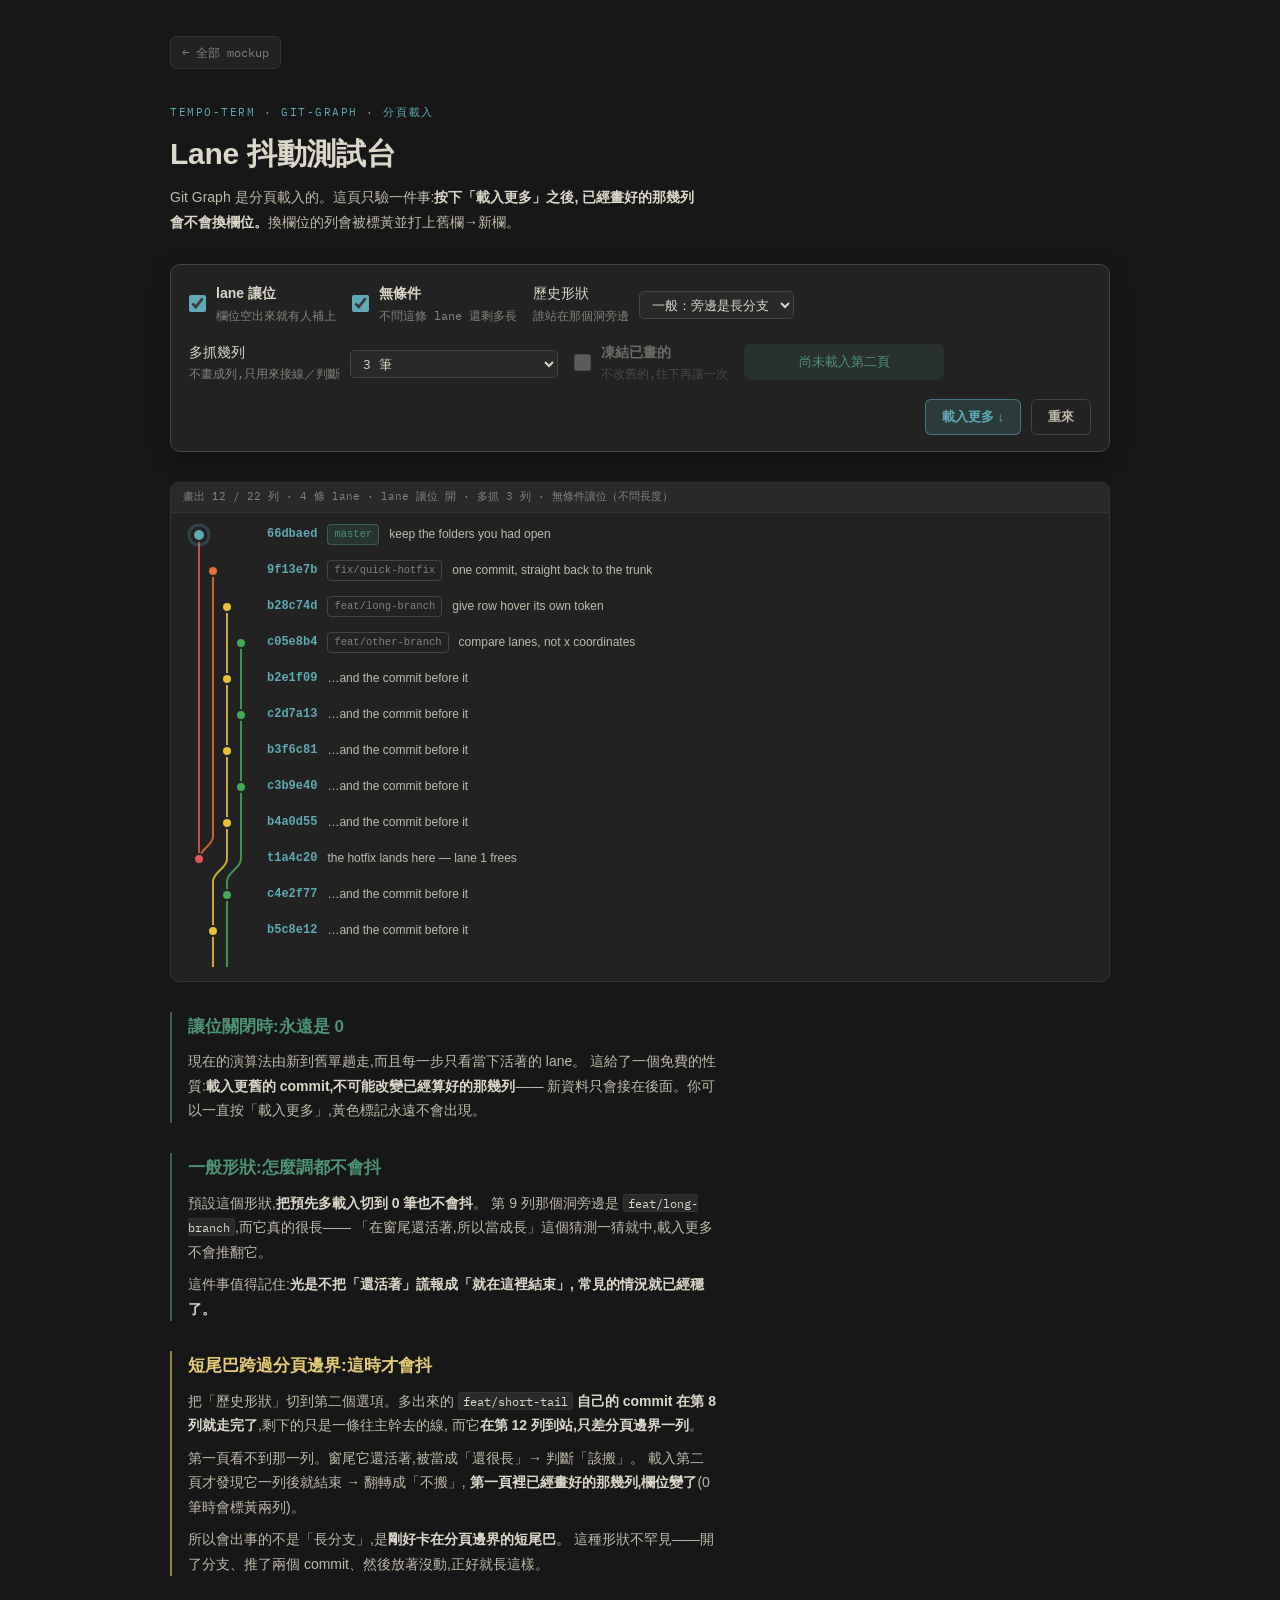
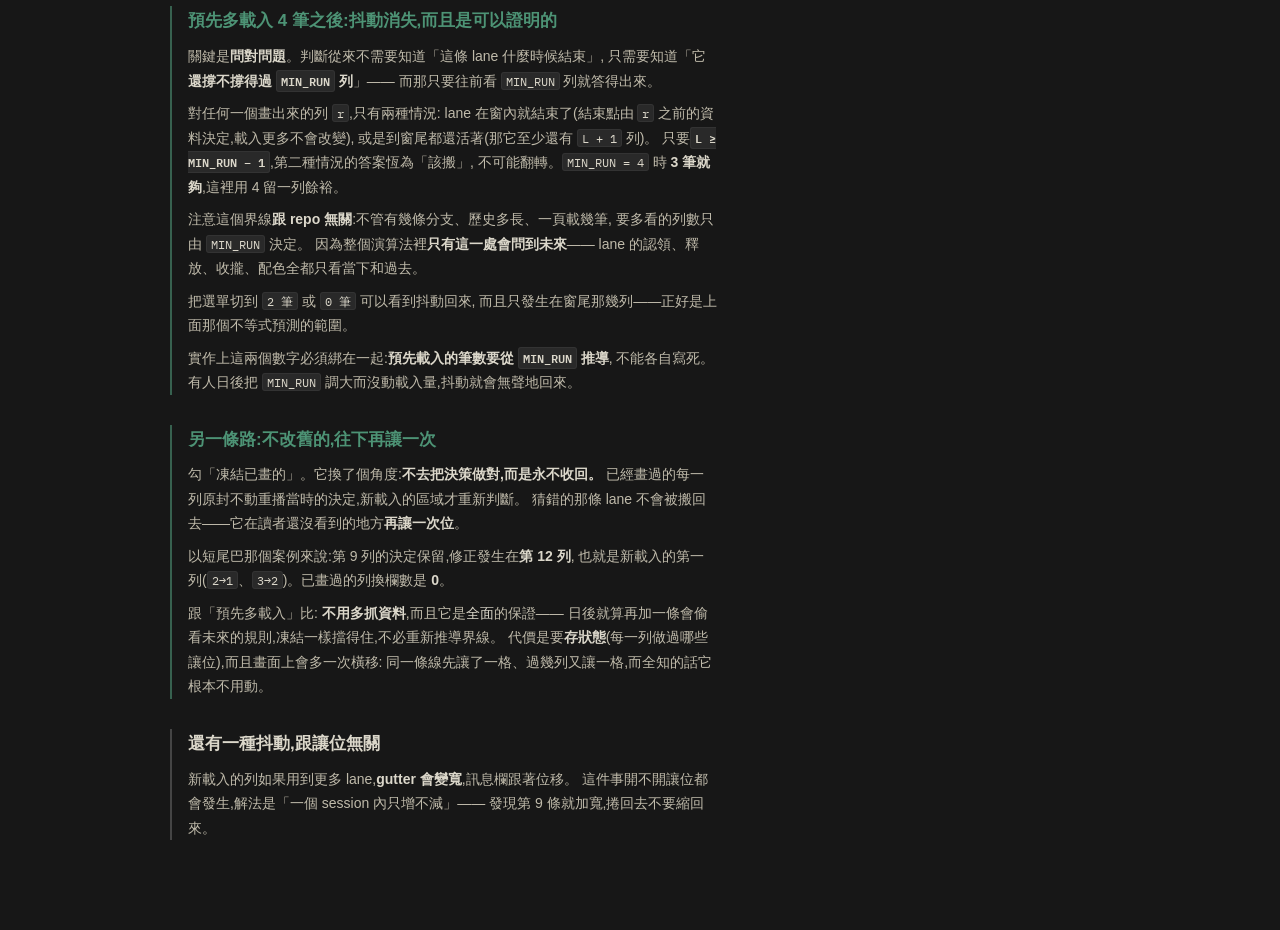
<file: lane-jitter-mockups.html>
<!doctype html>
<html lang="zh-Hant">
<head>
<meta charset="utf-8">
<meta name="viewport" content="width=device-width, initial-scale=1">
<title>Lane 抖動測試台</title>
<link rel="preconnect" href="https://fonts.googleapis.com">
<link rel="preconnect" href="https://fonts.gstatic.com" crossorigin>
<link rel="stylesheet" href="https://fonts.googleapis.com/css2?family=IBM+Plex+Mono:wght@400;500;600&family=IBM+Plex+Sans+TC:wght@400;500;600;700&display=swap">
<style>
:root {
  --ground: #171717; --surface: #222222; --raised: #292929;
  --line: #333333; --line-strong: #454545;
  --fg: #dbd7ca; --fg-muted: #bfbaaa; --fg-subtle: #85827b;
  --accent: #5eaab5; --accent-ink: #10282c;
  --bad: #cb7676; --ok: #4d9375; --warn: #e6cc77;
  --sans: "IBM Plex Sans TC", "Noto Sans TC", "Microsoft JhengHei", "Segoe UI", sans-serif;
  --mono: "IBM Plex Mono", Consolas, "JetBrains Mono", monospace;
  --app-sans: "Segoe UI", "Noto Sans TC", sans-serif;
  --app-mono: Consolas, "JetBrains Mono", monospace;
}
* { box-sizing: border-box; }
body {
  background: var(--ground); color: var(--fg); font-family: var(--sans);
  font-size: 14px; line-height: 1.75; margin: 0; padding: 36px 24px 90px;
}
.wrap { max-width: 940px; margin: 0 auto; display: flex; flex-direction: column; gap: 30px; }
.eyebrow {
  font-family: var(--mono); font-size: 11px; letter-spacing: .14em;
  text-transform: uppercase; color: var(--accent);
}
h1 { font-size: 30px; font-weight: 600; margin: 0; line-height: 1.3; letter-spacing: -.01em; }
p { margin: 0; max-width: 68ch; color: var(--fg-muted); }
p strong { color: var(--fg); font-weight: 600; }
code {
  font-family: var(--mono); font-size: .88em; background: var(--raised);
  border: 1px solid var(--line); border-radius: 3px; padding: 0 4px; color: var(--fg);
}
h2 { font-size: 17px; font-weight: 600; margin: 0; }

/* ---------- the control bar, pinned at the top ---------- */
.bar {
  position: sticky; top: 0; z-index: 40;
  background: var(--surface); border: 1px solid var(--line-strong); border-radius: 10px;
  padding: 16px 18px; display: flex; flex-wrap: wrap; align-items: center;
  row-gap: 14px; column-gap: 16px;
  box-shadow: 0 6px 20px rgba(0, 0, 0, .35);
}
.toggle {
  display: flex; align-items: center; gap: 10px; cursor: pointer;
  font-size: 14px; font-weight: 600; color: var(--fg); flex: none;
}
.toggle input { accent-color: var(--accent); width: 17px; height: 17px; margin: 0; }
.toggle .sub { font-weight: 400; font-size: 11.5px; color: var(--fg-subtle); font-family: var(--mono); }
/* The two buttons travel together and always sit at the end. Left loose they
   split across the wrap, and the pair then jumps line whenever the tally's
   text changes length — a control bar that moves under the pointer while you
   are clicking it. */
.bar .actions { margin-left: auto; display: flex; gap: 10px; flex: none; }
button {
  font-family: var(--sans); font-size: 13px; font-weight: 600;
  border-radius: 6px; padding: 8px 16px; cursor: pointer;
  border: 1px solid color-mix(in srgb, var(--accent) 55%, transparent);
  background: color-mix(in srgb, var(--accent) 18%, transparent); color: var(--accent);
}
button:hover:not(:disabled) { background: color-mix(in srgb, var(--accent) 28%, transparent); }
button:disabled { opacity: .4; cursor: default; }
button.ghost {
  border-color: var(--line-strong); background: transparent; color: var(--fg-muted);
}
select {
  font-family: var(--mono); font-size: 12.5px; margin-top: 3px;
  background: var(--raised); color: var(--fg);
  border: 1px solid var(--line-strong); border-radius: 5px; padding: 4px 8px;
}
select:focus-visible { outline: 2px solid var(--accent); outline-offset: 1px; }
button:focus-visible { outline: 2px solid var(--accent); outline-offset: 2px; }
.tally {
  font-family: var(--mono); font-size: 12.5px; border-radius: 6px;
  padding: 7px 12px; flex: none; font-variant-numeric: tabular-nums;
  /* Wide enough for the longest of the three messages, so the bar's layout
     does not change when the count does. */
  min-width: 16em; text-align: center;
}
.tally.zero { color: var(--ok); background: color-mix(in srgb, var(--ok) 13%, transparent); }
.tally.hit { color: var(--warn); background: color-mix(in srgb, var(--warn) 15%, transparent); }

/* ---------- graph ---------- */
.specimen { background: var(--surface); border: 1px solid var(--line); border-radius: 8px; overflow: hidden; }
.specimen-bar {
  height: 30px; display: flex; align-items: center; gap: 10px; padding: 0 12px;
  border-bottom: 1px solid var(--line); background: var(--raised);
  font-family: var(--mono); font-size: 11px; color: var(--fg-subtle);
}
.graph-host { position: relative; overflow-x: auto; font-family: var(--app-sans); }
.rowlist { position: absolute; inset: 0; pointer-events: none; }
.grow {
  position: absolute; left: 0; right: 0; height: 36px;
  display: flex; align-items: center; gap: 10px; padding-right: 14px;
  transform: translateY(-50%); white-space: nowrap;
}
.grow.moved { background: color-mix(in srgb, var(--warn) 13%, transparent); }
.grow .hash { font-family: var(--app-mono); font-size: 12px; font-weight: 600; color: var(--accent); flex: none; }
.grow .msg { font-size: 12px; color: var(--fg-muted); overflow: hidden; text-overflow: ellipsis; min-width: 0; }
.grow .badge {
  font-family: var(--mono); font-size: 10.5px; color: #241d05; background: var(--warn);
  border-radius: 3px; padding: 0 6px; flex: none; font-weight: 600;
}
.grow .fresh { font-family: var(--mono); font-size: 10.5px; color: var(--fg-subtle); flex: none; }
.chip {
  display: inline-flex; align-items: center; font-family: var(--app-mono); font-size: 10.5px;
  border-radius: 4px; padding: 0 6px; border: 1px solid var(--line-strong);
  color: var(--fg-subtle); background: var(--surface); flex: none;
}
.chip.head {
  border-color: color-mix(in srgb, var(--ok) 45%, transparent);
  background: color-mix(in srgb, var(--ok) 16%, transparent); color: var(--ok);
}
.pagemark {
  position: absolute; left: 0; right: 0; height: 0;
  border-top: 1px dashed color-mix(in srgb, var(--fg-subtle) 60%, transparent);
}
.pagemark span {
  position: absolute; right: 10px; top: -9px; background: var(--surface);
  padding: 0 8px; font-family: var(--mono); font-size: 10px; color: var(--fg-subtle);
}

.note {
  border-left: 2px solid var(--line-strong); padding-left: 16px;
  display: flex; flex-direction: column; gap: 8px;
}
.note.warn { border-color: color-mix(in srgb, var(--warn) 60%, transparent); }
.note.warn h2 { color: var(--warn); }
.note.ok { border-color: color-mix(in srgb, var(--ok) 60%, transparent); }
.note.ok h2 { color: var(--ok); }
@media (prefers-reduced-motion: reduce) { * { transition: none !important; } }
</style>

</head>
<body>
<div class="wrap">

<style>
.mk-back {
  display: inline-flex; align-items: center; gap: 7px; align-self: flex-start;
  font-family: "IBM Plex Mono", Consolas, monospace; font-size: 12px;
  color: #85827b; text-decoration: none; border: 1px solid #333;
  border-radius: 6px; padding: 5px 11px; margin-bottom: 4px; background: #222;
}
.mk-back:hover { color: #dbd7ca; border-color: #454545; }
.mk-back:focus-visible { outline: 2px solid #5eaab5; outline-offset: 2px; }
.mk-head {
  display: flex; flex-direction: column; gap: 10px;
  margin: 6px 0 26px; align-self: stretch;
}
.mk-head .mk-eyebrow {
  font-family: "IBM Plex Mono", Consolas, monospace; font-size: 11px;
  letter-spacing: .14em; text-transform: uppercase; color: #5eaab5;
}
.mk-head .mk-title {
  font-family: "IBM Plex Sans TC", "Noto Sans TC", "Microsoft JhengHei", "Segoe UI", sans-serif;
  font-size: 30px; font-weight: 600; margin: 0; line-height: 1.25;
  letter-spacing: -.01em; color: #dbd7ca;
}
.mk-head .mk-sub {
  font-family: "IBM Plex Sans TC", "Noto Sans TC", "Microsoft JhengHei", "Segoe UI", sans-serif;
  font-size: 14px; line-height: 1.75; color: #bfbaaa; margin: 0; max-width: 68ch;
}
</style>
<a class="mk-back" href="index.html">&larr; 全部 mockup</a>

  <header style="display:flex;flex-direction:column;gap:12px">
    <div class="eyebrow">tempo-term · git-graph · 分頁載入</div>
    <h1>Lane 抖動測試台</h1>
    <p>
      Git Graph 是分頁載入的。這頁只驗一件事:<strong>按下「載入更多」之後,
      已經畫好的那幾列會不會換欄位。</strong>換欄位的列會被標黃並打上舊欄→新欄。
    </p>
  </header>

  <div class="bar">
    <label class="toggle" for="compact">
      <input type="checkbox" id="compact" checked>
      <span>lane 讓位<span class="sub" style="display:block">欄位空出來就有人補上</span></span>
    </label>
    <label class="toggle" for="blind">
      <input type="checkbox" id="blind" checked>
      <span>無條件<span class="sub" style="display:block">不問這條 lane 還剩多長</span></span>
    </label>
    <label class="toggle" for="shape" style="font-weight:400">
      <span>歷史形狀
        <span class="sub" style="display:block">誰站在那個洞旁邊</span>
      </span>
      <select id="shape">
        <option value="plain" selected>一般：旁邊是長分支</option>
        <option value="tail">短尾巴跨過分頁邊界</option>
      </select>
    </label>
    <label class="toggle" for="look" style="font-weight:400">
      <span>多抓幾列
        <span class="sub" style="display:block">不畫成列,只用來接線／判斷</span>
      </span>
      <select id="look">
        <option value="0">0 筆 — 最後一列下面沒有線</option>
        <option value="1">1 筆</option>
        <option value="2">2 筆</option>
        <option value="3" selected>3 筆</option>
        <option value="4">4 筆</option>
        <option value="8">8 筆</option>
      </select>
    </label>
    <label class="toggle" for="freeze">
      <input type="checkbox" id="freeze">
      <span>凍結已畫的<span class="sub" style="display:block">不改舊的,往下再讓一次</span></span>
    </label>
    <span class="tally zero" id="tally">尚未載入第二頁</span>
    <span class="actions">
      <button id="more">載入更多 ↓</button>
      <button class="ghost" id="reset">重來</button>
    </span>
  </div>

  <div class="specimen">
    <div class="specimen-bar"><span id="cap"></span></div>
    <div class="graph-host" id="graph"></div>
  </div>

  <div class="note ok" id="note-off">
    <h2>讓位關閉時:永遠是 0</h2>
    <p>
      現在的演算法由新到舊單趟走,而且每一步只看當下活著的 lane。
      這給了一個免費的性質:<strong>載入更舊的 commit,不可能改變已經算好的那幾列</strong>——
      新資料只會接在後面。你可以一直按「載入更多」,黃色標記永遠不會出現。
    </p>
  </div>

  <div class="note ok">
    <h2>一般形狀:怎麼調都不會抖</h2>
    <p>
      預設這個形狀,<strong>把預先多載入切到 0 筆也不會抖</strong>。
      第 9 列那個洞旁邊是 <code>feat/long-branch</code>,而它真的很長——
      「在窗尾還活著,所以當成長」這個猜測一猜就中,載入更多不會推翻它。
    </p>
    <p>
      這件事值得記住:<strong>光是不把「還活著」謊報成「就在這裡結束」,
      常見的情況就已經穩了。</strong>
    </p>
  </div>

  <div class="note warn" id="note-on">
    <h2>短尾巴跨過分頁邊界:這時才會抖</h2>
    <p>
      把「歷史形狀」切到第二個選項。多出來的 <code>feat/short-tail</code>
      <strong>自己的 commit 在第 8 列就走完了</strong>,剩下的只是一條往主幹去的線,
      而它<strong>在第 12 列到站,只差分頁邊界一列</strong>。
    </p>
    <p>
      第一頁看不到那一列。窗尾它還活著,被當成「還很長」→ 判斷「該搬」。
      載入第二頁才發現它一列後就結束 → 翻轉成「不搬」,
      <strong>第一頁裡已經畫好的那幾列,欄位變了</strong>(0 筆時會標黃兩列)。
    </p>
    <p>
      所以會出事的不是「長分支」,是<strong>剛好卡在分頁邊界的短尾巴</strong>。
      這種形狀不罕見——開了分支、推了兩個 commit、然後放著沒動,正好就長這樣。
    </p>
  </div>

  <div class="note ok">
    <h2>預先多載入 4 筆之後:抖動消失,而且是可以證明的</h2>
    <p>
      關鍵是<strong>問對問題</strong>。判斷從來不需要知道「這條 lane 什麼時候結束」,
      只需要知道「它<strong>還撐不撐得過 <code>MIN_RUN</code> 列</strong>」——
      而那只要往前看 <code>MIN_RUN</code> 列就答得出來。
    </p>
    <p>
      對任何一個畫出來的列 <code>r</code>,只有兩種情況:
      lane 在窗內就結束了(結束點由 <code>r</code> 之前的資料決定,載入更多不會改變),
      或是到窗尾都還活著(那它至少還有 <code>L + 1</code> 列)。
      只要<strong><code>L ≥ MIN_RUN − 1</code></strong>,第二種情況的答案恆為「該搬」,
      不可能翻轉。<code>MIN_RUN = 4</code> 時 <strong>3 筆就夠</strong>,這裡用 4 留一列餘裕。
    </p>
    <p>
      注意這個界線<strong>跟 repo 無關</strong>:不管有幾條分支、歷史多長、一頁載幾筆,
      要多看的列數只由 <code>MIN_RUN</code> 決定。
      因為整個演算法裡<strong>只有這一處會問到未來</strong>——
      lane 的認領、釋放、收攏、配色全都只看當下和過去。
    </p>
    <p>
      把選單切到 <code>2 筆</code> 或 <code>0 筆</code> 可以看到抖動回來,
      而且只發生在窗尾那幾列——正好是上面那個不等式預測的範圍。
    </p>
    <p>
      實作上這兩個數字必須綁在一起:<strong>預先載入的筆數要從 <code>MIN_RUN</code> 推導</strong>,
      不能各自寫死。有人日後把 <code>MIN_RUN</code> 調大而沒動載入量,抖動就會無聲地回來。
    </p>
  </div>

  <div class="note ok">
    <h2>另一條路:不改舊的,往下再讓一次</h2>
    <p>
      勾「凍結已畫的」。它換了個角度:<strong>不去把決策做對,而是永不收回。</strong>
      已經畫過的每一列原封不動重播當時的決定,新載入的區域才重新判斷。
      猜錯的那條 lane 不會被搬回去——它在讀者還沒看到的地方<strong>再讓一次位</strong>。
    </p>
    <p>
      以短尾巴那個案例來說:第 9 列的決定保留,修正發生在<strong>第 12 列</strong>,
      也就是新載入的第一列(<code>2→1</code>、<code>3→2</code>)。已畫過的列換欄數是 <strong>0</strong>。
    </p>
    <p>
      跟「預先多載入」比:
      <strong>不用多抓資料</strong>,而且它是<em style="font-style:normal;color:var(--fg)">全面</em>的保證——
      日後就算再加一條會偷看未來的規則,凍結一樣擋得住,不必重新推導界線。
      代價是要<strong>存狀態</strong>(每一列做過哪些讓位),而且畫面上會多一次橫移:
      同一條線先讓了一格、過幾列又讓一格,而全知的話它根本不用動。
    </p>
  </div>

  <div class="note">
    <h2>還有一種抖動,跟讓位無關</h2>
    <p>
      新載入的列如果用到更多 lane,<strong>gutter 會變寬</strong>,訊息欄跟著位移。
      這件事開不開讓位都會發生,解法是「一個 session 內只增不減」——
      發現第 9 條就加寬,捲回去不要縮回來。
    </p>
  </div>

</div>

<script>
"use strict";

const PALETTE = ["#e0555f", "#e3712f", "#e8c139", "#46a758", "#3b8ee0", "#6366d6", "#a857c4"];
const SURFACE = "#222222";
const ACCENT = "#5eaab5";
const ROW_HEIGHT = 36;
const PAD_LEFT = 16;
const PAD_TOP = 22;
const LANE_W = 14;
const BEND = { ratio: 1.6, capRows: 2, curve: 0.42 };
const PAGE = 12;

/**
 * Built so the decision genuinely flips, which takes a specific shape:
 *
 *  - the hole opens at row 9, near the end of page one
 *    (`fix/quick-hotfix` lands on the trunk and frees lane 1)
 *  - the lane next to that hole belongs to `feat/short-branch`, whose own
 *    last commit is already behind us — it is just a line on its way to the
 *    trunk, and it gets there at row 12, three rows past the page boundary
 *
 * That last part is what makes it flip. A branch that really is long, like
 * `feat/long-branch` below, is guessed correctly by "still open at the edge,
 * therefore long" and never moves. Only a lane that *looks* long at the
 * boundary and turns out to end just past it can change its mind.
 */
/** Two long branches beside the trunk, converging at the bottom. */
const HISTORY_PLAIN = [
  { h: "66dbaed", p: ["t1a4c20"], head: true, ref: "master", m: "keep the folders you had open" },
  { h: "9f13e7b", p: ["t1a4c20"], ref: "fix/quick-hotfix", m: "one commit, straight back to the trunk" },
  { h: "b28c74d", p: ["b2e1f09"], ref: "feat/long-branch", m: "give row hover its own token" },
  { h: "c05e8b4", p: ["c2d7a13"], ref: "feat/other-branch", m: "compare lanes, not x coordinates" },
  { h: "b2e1f09", p: ["b3f6c81"], m: "…and the commit before it" },
  { h: "c2d7a13", p: ["c3b9e40"], m: "…and the commit before it" },
  { h: "b3f6c81", p: ["b4a0d55"], m: "…and the commit before it" },
  { h: "c3b9e40", p: ["c4e2f77"], m: "…and the commit before it" },
  { h: "b4a0d55", p: ["b5c8e12"], m: "…and the commit before it" },
  { h: "t1a4c20", p: ["t2b7d31"], m: "the hotfix lands here — lane 1 frees" },
  { h: "c4e2f77", p: ["c5a1b68"], m: "…and the commit before it" },
  { h: "b5c8e12", p: ["b6d3a94"], m: "…and the commit before it" },
  /* ---- page 1 ends here ---- */
  { h: "c5a1b68", p: ["c6f4e20"], m: "…and the commit before it" },
  { h: "b6d3a94", p: ["b7e9c05"], m: "…and the commit before it" },
  { h: "c6f4e20", p: ["c7d0a83"], m: "…and the commit before it" },
  { h: "b7e9c05", p: ["b8a5f61"], m: "…and the commit before it" },
  { h: "c7d0a83", p: ["t2b7d31"], m: "…and back to the trunk" },
  { h: "b8a5f61", p: ["t2b7d31"], m: "…and back to the trunk" },
  { h: "t2b7d31", p: ["t3c9e42"], m: "both long branches land here" },
  { h: "t3c9e42", p: ["t4d1a75"], m: "size the diff type from the font setting" },
  { h: "t4d1a75", p: ["t5e6b08"], m: "align the diff header controls" },
  { h: "t5e6b08", p: [], m: "archive v0.3.5" },
];

/**
 * The same shape, plus one branch whose own commits are finished by row 8 —
 * from there it is only a line on its way to the trunk, and it gets there at
 * row 13, one row past the page boundary. That tail is the only thing that
 * makes a decision flip: a branch that really is long is guessed correctly by
 * "still open at the edge, therefore long" and never moves.
 */
const HISTORY_TAIL = [
  { h: "66dbaed", p: ["t1a4c20"], head: true, ref: "master", m: "keep the folders you had open" },
  { h: "9f13e7b", p: ["t1a4c20"], ref: "fix/quick-hotfix", m: "one commit, straight back to the trunk" },
  { h: "a71c3d5", p: ["a82d4e6"], ref: "feat/short-tail", m: "its commits finish early; the line does not" },
  { h: "b28c74d", p: ["b2e1f09"], ref: "feat/long-branch", m: "give row hover its own token" },
  { h: "c05e8b4", p: ["c2d7a13"], ref: "feat/other-branch", m: "compare lanes, not x coordinates" },
  { h: "a82d4e6", p: ["a93e5f7"], m: "…short tail, second commit" },
  { h: "b2e1f09", p: ["b3f6c81"], m: "…and the commit before it" },
  { h: "c2d7a13", p: ["c3b9e40"], m: "…and the commit before it" },
  { h: "a93e5f7", p: ["t2b7d31"], m: "short tail's last commit — only a line from here" },
  { h: "t1a4c20", p: ["t2b7d31"], m: "the hotfix lands here — lane 1 frees" },
  { h: "b3f6c81", p: ["b4a0d55"], m: "…and the commit before it" },
  { h: "c3b9e40", p: ["c4e2f77"], m: "…and the commit before it" },
  /* ---- page 1 ends here ---- */
  { h: "t2b7d31", p: ["t3c9e42"], m: "the short tail lands here — one row past the boundary" },
  { h: "b4a0d55", p: ["b5c8e12"], m: "…and the commit before it" },
  { h: "c4e2f77", p: ["c5a1b68"], m: "…and the commit before it" },
  { h: "b5c8e12", p: ["b6d3a94"], m: "…and the commit before it" },
  { h: "c5a1b68", p: ["t3c9e42"], m: "…and back to the trunk" },
  { h: "b6d3a94", p: ["t3c9e42"], m: "…and back to the trunk" },
  { h: "t3c9e42", p: ["t4d1a75"], m: "both long branches land here" },
  { h: "t4d1a75", p: ["t5e6b08"], m: "align the diff header controls" },
  { h: "t5e6b08", p: [], m: "archive v0.3.5" },
];

let HISTORY = HISTORY_PLAIN;

function laneX(lane) { return PAD_LEFT + lane * LANE_W + 12; }
function gutterWidth(lanes) { return PAD_LEFT + lanes * LANE_W + 24; }

function laneRunEnds(commits) {
  const active = [], awaitedBy = [], endOf = {};
  const close = (i, row) => {
    for (const h of awaitedBy[i]) if (endOf[h] === undefined) endOf[h] = row;
    active[i] = ""; awaitedBy[i] = [];
  };
  const claim = () => {
    let i = active.indexOf("");
    if (i === -1) { active.push(""); awaitedBy.push([]); i = active.length - 1; }
    awaitedBy[i] = [];
    return i;
  };
  commits.forEach((commit, index) => {
    let lane = active.indexOf(commit.h);
    if (lane === -1) lane = claim();
    for (let i = 0; i < active.length; i++) if (i !== lane && active[i] === commit.h) close(i, index);
    if (commit.p.length > 0) {
      active[lane] = commit.p[0];
      awaitedBy[lane].push(commit.p[0]);
      for (let k = 1; k < commit.p.length; k++) {
        const l = claim(); active[l] = commit.p[k]; awaitedBy[l].push(commit.p[k]);
      }
    } else close(lane, index);
  });
  /* A lane still running when the loaded data stops has NOT ended there.
     Closing it at the last row — which an earlier version of this did — is a
     lie, and it is the whole reason a decision can flip once more history
     arrives. Left open, it simply reads as "still long", which is the honest
     answer and the stable one. */
  for (let i = 0; i < active.length; i++) if (active[i] !== "") close(i, Infinity);
  return endOf;
}

/**
 * `frozen` keeps the compaction decisions already drawn.
 *
 * The alternative to looking ahead: instead of trying to get the decision
 * right the first time, never take one back. Rows up to `frozen.upTo` replay
 * exactly the moves they were drawn with, whatever the new data says; rows
 * below decide freshly. A lane that yielded on a guess that turned out wrong
 * simply yields again further down, in territory the reader has not seen yet.
 */
function computeLayout(commits, compact, frozen, blind) {
  const layouts = {}, activeLanes = [], laneColors = [], shifts = {};
  let nextColor = 0, widest = 0;
  const runEnd = laneRunEnds(commits);
  const MIN_RUN = 4;
  /* `blind`: never ask how long a lane still runs. That question is the only
     one in here whose answer can change when more history arrives, so a lane
     that yields on nothing but what is already on screen can never have that
     decision taken back -- which is what freezing was for, without having to
     remember anything. The price is a lane that yields and then ends a row
     later; it simply yields again further down. */
  const worthMoving = (hash, row) => {
    if (blind) return true;
    const end = runEnd[hash];
    return end === undefined || end - row >= MIN_RUN;
  };
  const pickColor = () => {
    const used = new Set();
    for (let i = 0; i < activeLanes.length; i++) if (activeLanes[i] !== "") used.add(laneColors[i]);
    for (let off = 0; off < PALETTE.length; off++) {
      const cand = (nextColor + off) % PALETTE.length;
      if (!used.has(cand)) { nextColor = cand + 1; return cand; }
    }
    return nextColor++ % PALETTE.length;
  };
  const claimLane = () => {
    const free = activeLanes.indexOf("");
    if (free !== -1) { laneColors[free] = pickColor(); return free; }
    activeLanes.push(""); laneColors.push(pickColor());
    return activeLanes.length - 1;
  };
  const applyMove = (row, from, to) => {
    const moved = activeLanes[from];
    if (!moved || activeLanes[to] !== "") return;
    activeLanes[to] = moved;
    laneColors[to] = laneColors[from];
    activeLanes[from] = "";
    (shifts[moved] = shifts[moved] || []).push({ row, from, to });
  };

  const madeMoves = new Map();
  const recordMove = (row, from, to) => {
    if (!madeMoves.has(row)) madeMoves.set(row, []);
    madeMoves.get(row).push({ from, to });
  };

  const compactLanes = (row, protect) => {
    if (frozen && row <= frozen.upTo) {
      /* Replay, do not re-decide. Everything above this row was drawn with
         these exact moves, so repeating them reproduces that picture byte for
         byte — which is the whole point. */
      for (const m of frozen.moves.get(row) || []) {
        applyMove(row, m.from, m.to);
        recordMove(row, m.from, m.to);
      }
      while (activeLanes.length && activeLanes[activeLanes.length - 1] === "") {
        activeLanes.pop(); laneColors.pop();
      }
      return;
    }
    for (let idx = 0; idx < activeLanes.length; idx++) {
      if (activeLanes[idx] !== "" || idx === protect) continue;
      let j = idx + 1;
      while (j < activeLanes.length && activeLanes[j] === "") j++;
      if (j >= activeLanes.length) break;
      if (j === protect || !worthMoving(activeLanes[j], row)) continue;
      applyMove(row, j, idx);
      recordMove(row, j, idx);
    }
    while (activeLanes.length && activeLanes[activeLanes.length - 1] === "") {
      activeLanes.pop(); laneColors.pop();
    }
  };

  activeLanes.push(commits[0].h);
  laneColors.push(pickColor());

  commits.forEach((commit, index) => {
    const y = PAD_TOP + index * ROW_HEIGHT;
    const existing = activeLanes.indexOf(commit.h);
    const lane = existing !== -1 ? existing : claimLane();
    if (lane > widest) widest = lane;
    layouts[commit.h] = { x: laneX(lane), y, lane, index, colorIndex: laneColors[lane] ?? 0 };
    if (commit.p.length > 0) {
      activeLanes[lane] = commit.p[0];
      for (let i = 1; i < commit.p.length; i++) activeLanes[claimLane()] = commit.p[i];
    } else activeLanes[lane] = "";
    for (let i = 0; i < activeLanes.length; i++) {
      if (i !== lane && activeLanes[i] === commit.h) activeLanes[i] = "";
    }
    if (commit.p.length === 0) activeLanes[lane] = "";
    if (compact) compactLanes(index, commit.p.length === 0 ? -1 : lane);
  });

  const edges = [];
  commits.forEach((commit, index) => {
    const child = layouts[commit.h];
    if (!child) return;
    commit.p.forEach((ph, pi) => {
      const parent = layouts[ph];
      if (!parent) return;
      const moves = pi === 0
        ? (shifts[ph] || []).filter((s) => s.row > index && s.row <= parent.index)
        : [];
      edges.push({
        cx: child.x, cy: child.y, px: parent.x, py: parent.y,
        parentIndex: parent.index,
        colorIndex: child.lane >= parent.lane ? child.colorIndex : parent.colorIndex,
        moves,
      });
    });
  });
  /* Everything landing on one commit bends over the same vertical run.
     Left alone each would be clamped by the distance to its *own* node, so a
     branch whose last commit sits one row above the merge bends over 36px
     while its neighbour two rows up bends over 54 — two lines arriving at the
     same place, starting their turn at different heights. They are one merge,
     so they share the tightest of them. */
  const perParent = new Map();
  edges.forEach((e) => {
    if (e.px === e.cx) return;
    const want = Math.min(bendLength(e), e.py - e.cy);
    const cur = perParent.get(e.parentIndex);
    if (cur === undefined || want < cur) perParent.set(e.parentIndex, want);
  });
  edges.forEach((e) => {
    if (e.px !== e.cx) e.bend = perParent.get(e.parentIndex);
  });

  /* Every lane handing over on the same row does it over the same vertical
     run. Left to themselves each would use whatever space it happens to have
     before its own next node, so two lanes yielding side by side would bend
     over different distances — visibly out of step for something that is one
     event. The row's length is the tightest of them. */
  const jogLen = new Map();
  edges.forEach((e) => {
    (e.moves || []).forEach((m) => {
      const freedY = PAD_TOP + m.row * ROW_HEIGHT;
      const want = bendLength({ cx: laneX(m.from), px: laneX(m.to) });
      const len = Math.min(want, e.py - freedY);
      const cur = jogLen.get(m.row);
      if (cur === undefined || len < cur) jogLen.set(m.row, len);
    });
  });
  edges.forEach((e) => {
    (e.moves || []).forEach((m) => { m.len = jogLen.get(m.row); });
  });

  return { layouts, edges, widest, madeMoves };
}

function bendLength(e) {
  return Math.min(Math.abs(e.px - e.cx) * BEND.ratio, ROW_HEIGHT * BEND.capRows);
}

/**
 * How hard the line holds its own lane before turning.
 *
 * One constant, because `bendLength` ties the turn's height to how far it
 * travels sideways: a three-lane crossing is the one-lane curve scaled up,
 * same shape, so there is nothing left for a per-width adjustment to correct.
 * An earlier version eased this toward 0.5 as the crossing widened -- that was
 * compensating for a fixed height, which is gone.
 */
function curveFor() {
  return BEND.curve;
}

function edgePath(e) {
  const { cx, cy, px, py } = e;
  if (px === cx) return `M ${cx} ${cy} L ${px} ${py}`;
  /* `e.bend` is the height shared by everything meeting this commit. */
  const b = Math.min(e.bend === undefined ? bendLength(e) : e.bend, py - cy);
  const k = curveFor();
  if (px < cx) {
    const ty = py - b;
    return `M ${cx} ${cy} L ${cx} ${ty} C ${cx} ${ty + b * k}, ${px} ${py - b * k}, ${px} ${py}`;
  }
  const by = cy + b;
  return `M ${cx} ${cy} C ${cx} ${cy + b * k}, ${px} ${by - b * k}, ${px} ${by} L ${px} ${py}`;
}
function shiftedPath(e) {
  const moves = e.moves || [];
  if (!moves.length) return edgePath(e);
  let d = `M ${e.cx} ${e.cy}`, x = e.cx, yAt = e.cy;
  for (const m of moves.slice().sort((a, b) => a.row - b.row)) {
    const freed = PAD_TOP + m.row * ROW_HEIGHT;
    const nx = laneX(m.to);
    if (nx === x || freed < yAt || laneX(m.from) !== x) continue;
    /* The row's shared length, so lanes yielding together stay in step. */
    const room = m.len === undefined ? Math.min(bendLength({ cx: x, px: nx }), e.py - freed) : m.len;
    if (room <= 0) continue;
    const k = curveFor();
    if (freed > yAt) d += ` L ${x} ${freed}`;
    d += ` C ${x} ${freed + room * k}, ${nx} ${freed + room - room * k}, ${nx} ${freed + room}`;
    x = nx; yAt = freed + room;
  }
  const rest = edgePath({ cx: x, cy: yAt, px: e.px, py: e.py, bend: e.bend });
  return d + " " + rest.replace(/^M [^ ]+ [^ ]+/, "L " + x + " " + yAt);
}

function esc(s) {
  return String(s).replace(/&/g, "&amp;").replace(/</g, "&lt;").replace(/>/g, "&gt;");
}


/* ---- state ---- */
let loaded = PAGE;
let previous = null;   // hash -> lane, from the render before the last load
let movedNow = {};     // hash -> {from, to}
/* The decisions already on screen, kept so they can be replayed rather than
   re-decided. `upTo` is the last row the reader has actually seen. */
let frozen = { upTo: -1, moves: new Map() };

const compactBox = document.getElementById("compact");
const lookSel = document.getElementById("look");
const shapeSel = document.getElementById("shape");
const freezeBox = document.getElementById("freeze");
const blindBox = document.getElementById("blind");
const moreBtn = document.getElementById("more");
const resetBtn = document.getElementById("reset");
const tally = document.getElementById("tally");

/**
 * Lay out the visible rows plus a lookahead that is never drawn.
 *
 * The decision only ever asks "does this lane survive MIN_RUN more rows", so
 * knowing MIN_RUN rows past the last visible one answers it exactly — either
 * the lane closed inside the window, or it is still open there and therefore
 * long. Anything the extra rows change about themselves is invisible, because
 * they are not rendered.
 */
function layoutFor(visible) {
  const blind = blindBox.checked;
  const look = Number(lookSel.value);
  const all = HISTORY.slice(0, Math.min(HISTORY.length, visible + look));
  return computeLayout(all, compactBox.checked, freezeBox.checked ? frozen : null, blind);
}

function draw() {
  const commits = HISTORY.slice(0, loaded);
  const layout = layoutFor(loaded);
  let widest = 0;
  commits.forEach((c) => {
    const l = layout.layouts[c.h];
    if (l && l.lane > widest) widest = l.lane;
  });
  const gw = gutterWidth(widest + 1);
  const height = PAD_TOP + commits.length * ROW_HEIGHT;

  const lastY = PAD_TOP + (commits.length - 1) * ROW_HEIGHT;
  const svg = [`<svg width="${gw}" height="${height}" viewBox="0 0 ${gw} ${height}" aria-hidden="true" style="display:block">`];
  layout.edges.forEach((e) => {
    /* Edges into the lookahead are clipped by the viewBox anyway; skip the
       ones that start below it so nothing is drawn for rows nobody sees. */
    if (e.cy > lastY) return;
    svg.push(`<path d="${e.moves && e.moves.length ? shiftedPath(e) : edgePath(e)}" fill="none" stroke="${PALETTE[e.colorIndex]}" stroke-width="2" opacity=".85"/>`);
  });
  commits.forEach((c) => {
    const l = layout.layouts[c.h];
    if (!l) return;
    if (c.head) {
      svg.push(`<circle cx="${l.x}" cy="${l.y}" r="10" fill="none" stroke="${ACCENT}" stroke-width="3" opacity=".26"/>`);
      svg.push(`<circle cx="${l.x}" cy="${l.y}" r="6" fill="${ACCENT}" stroke="${SURFACE}" stroke-width="2"/>`);
    } else {
      svg.push(`<circle cx="${l.x}" cy="${l.y}" r="5" fill="${PALETTE[l.colorIndex]}" stroke="${SURFACE}" stroke-width="2"/>`);
    }
  });
  svg.push("</svg>");

  const rows = commits.map((c, i) => {
    const l = layout.layouts[c.h];
    const mv = movedNow[c.h];
    const chip = c.ref ? `<span class="chip${c.head ? " head" : ""}">${esc(c.ref)}</span>` : "";
    const badge = mv ? `<span class="badge">欄 ${mv.from} → ${mv.to}</span>` : "";
    const fresh = i >= PAGE && loaded > PAGE ? `<span class="fresh">新載入</span>` : "";
    return `<div class="grow${mv ? " moved" : ""}" style="top:${l.y}px;padding-left:${gw}px">
      <span class="hash">${c.h}</span>${chip}${badge}${fresh}<span class="msg">${esc(c.m)}</span>
    </div>`;
  }).join("");

  const mark = loaded > PAGE
    ? `<div class="pagemark" style="top:${PAD_TOP + (PAGE - 0.5) * ROW_HEIGHT}px"><span>第一頁到此為止</span></div>`
    : "";

  document.getElementById("graph").innerHTML =
    `<div style="position:relative;min-width:760px;height:${height + 14}px">
       <div style="position:absolute;left:0;top:0;width:${gw}px;height:${height}px">${svg.join("")}</div>
       <div class="rowlist">${rows}</div>${mark}
     </div>`;

  const look = Number(lookSel.value);
  document.getElementById("cap").textContent =
    `畫出 ${loaded} / ${HISTORY.length} 列 · ${widest + 1} 條 lane · ` +
    `lane 讓位 ${compactBox.checked ? "開" : "關"} · ` +
    `多抓 ${lookSel.value} 列 · ` +
    (blindBox.checked
      ? "無條件讓位（不問長度）"
      : `讓位要看 ${lookSel.value >= 3 ? "夠" : "不夠"}(MIN_RUN − 1 = 3)`);

  return layout;
}

/** Only the rows on screen: the lookahead has no rendered position to change. */
function lanesOf(layout, visible) {
  const out = {};
  HISTORY.slice(0, visible).forEach((c) => {
    const l = layout.layouts[c.h];
    if (l) out[c.h] = l.lane;
  });
  return out;
}

function setTally(n, loadedYet) {
  if (!loadedYet) {
    tally.className = "tally zero";
    tally.textContent = "尚未載入第二頁";
    return;
  }
  if (n === 0) {
    tally.className = "tally zero";
    tally.textContent = "載入後換欄位的列:0";
  } else {
    tally.className = "tally hit";
    tally.textContent = `載入後換欄位的列:${n}`;
  }
}

/** Keep the decisions for every row the reader has now seen. */
function freezeUpTo(layout, visible) {
  const moves = new Map();
  layout.madeMoves.forEach((list, row) => {
    if (row <= visible - 1) moves.set(row, list.map((m) => ({ ...m })));
  });
  frozen = { upTo: visible - 1, moves };
}

function reset() {
  HISTORY = shapeSel.value === "tail" ? HISTORY_TAIL : HISTORY_PLAIN;
  loaded = PAGE;
  movedNow = {};
  frozen = { upTo: -1, moves: new Map() };
  moreBtn.disabled = false;
  const layout = draw();
  previous = lanesOf(layout, loaded);
  freezeUpTo(layout, loaded);
  setTally(0, false);
}

moreBtn.addEventListener("click", () => {
  const before = previous;
  const shownBefore = loaded;
  loaded = Math.min(HISTORY.length, loaded + PAGE);
  movedNow = {};
  /* Compare only the rows that were already on screen: new rows cannot have
     "changed", and those are not what this page is asking about. */
  const layout = layoutFor(loaded);
  Object.keys(before).forEach((h) => {
    const now = layout.layouts[h];
    if (now && now.lane !== before[h]) movedNow[h] = { from: before[h], to: now.lane };
  });
  void shownBefore;
  const after = draw();
  previous = lanesOf(after, loaded);
  freezeUpTo(after, loaded);
  setTally(Object.keys(movedNow).length, true);
  if (loaded >= HISTORY.length) moreBtn.disabled = true;
});

/* Freezing exists to stop a guess being taken back, and `blind` makes no
   guesses -- so under it, replaying frozen moves and deciding fresh give the
   same answer. The lookahead is never moot: whatever it is worth to the
   decision, it is also what puts a line under the last few dots. */
function syncControls() {
  const moot = blindBox.checked || !compactBox.checked;
  freezeBox.disabled = moot;
  freezeBox.closest("label").style.opacity = moot ? ".4" : "";
}
syncControls();

resetBtn.addEventListener("click", reset);
compactBox.addEventListener("change", reset);
lookSel.addEventListener("change", reset);
shapeSel.addEventListener("change", reset);
freezeBox.addEventListener("change", reset);
blindBox.addEventListener("change", () => { syncControls(); reset(); });
compactBox.addEventListener("change", syncControls);
reset();
</script>

</body>
</html>
</file>
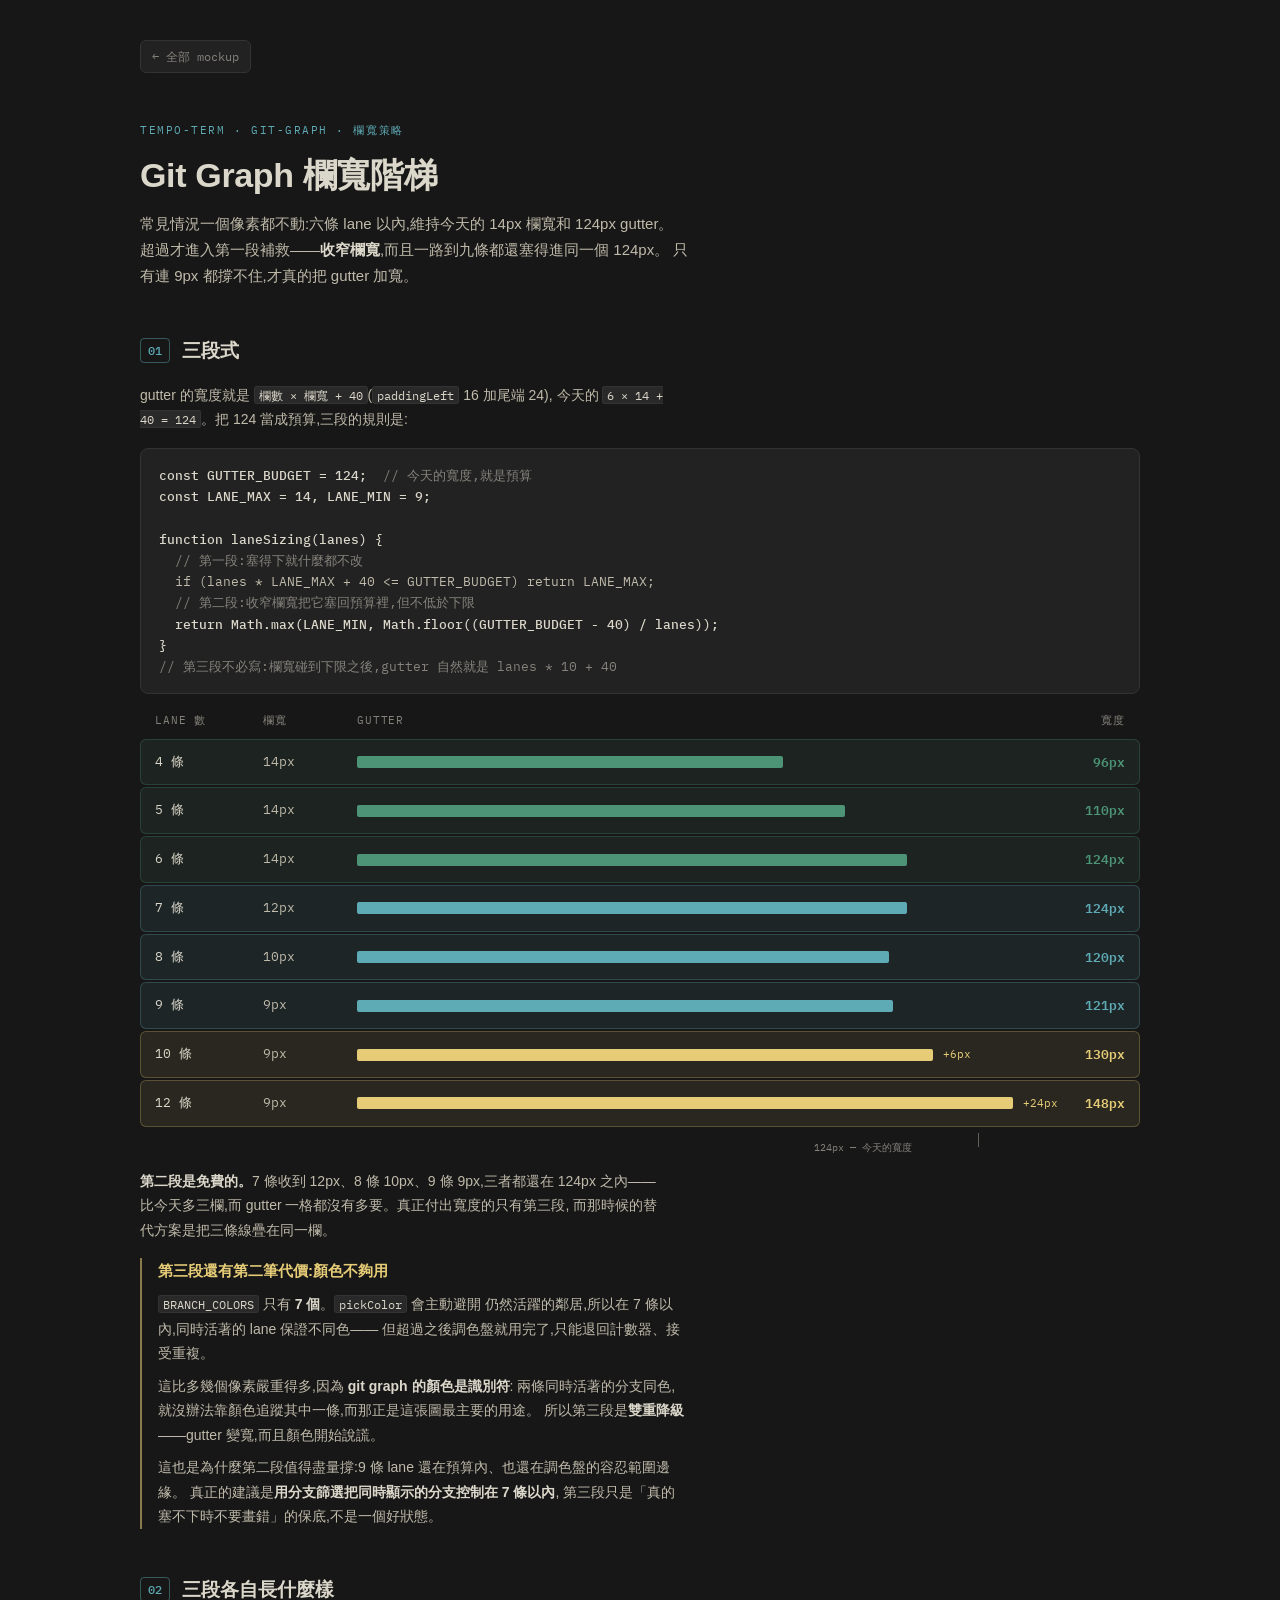
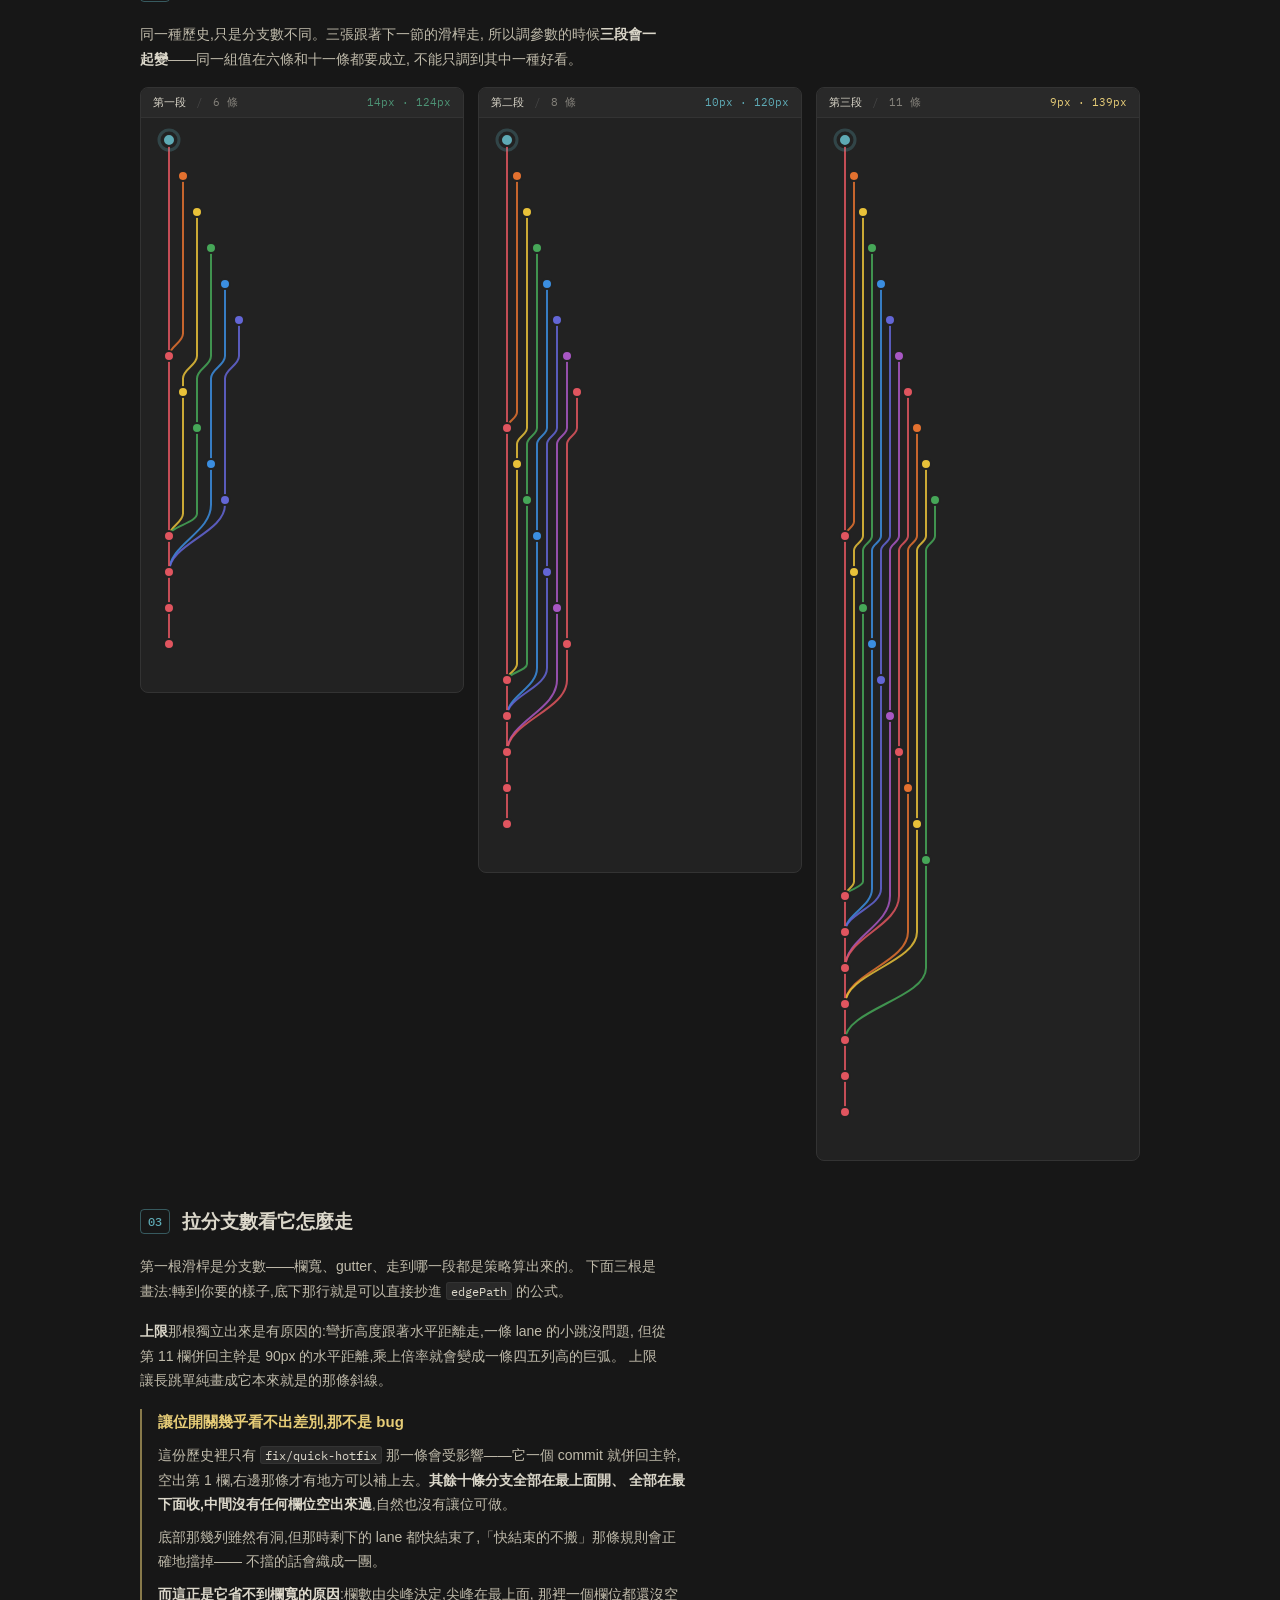
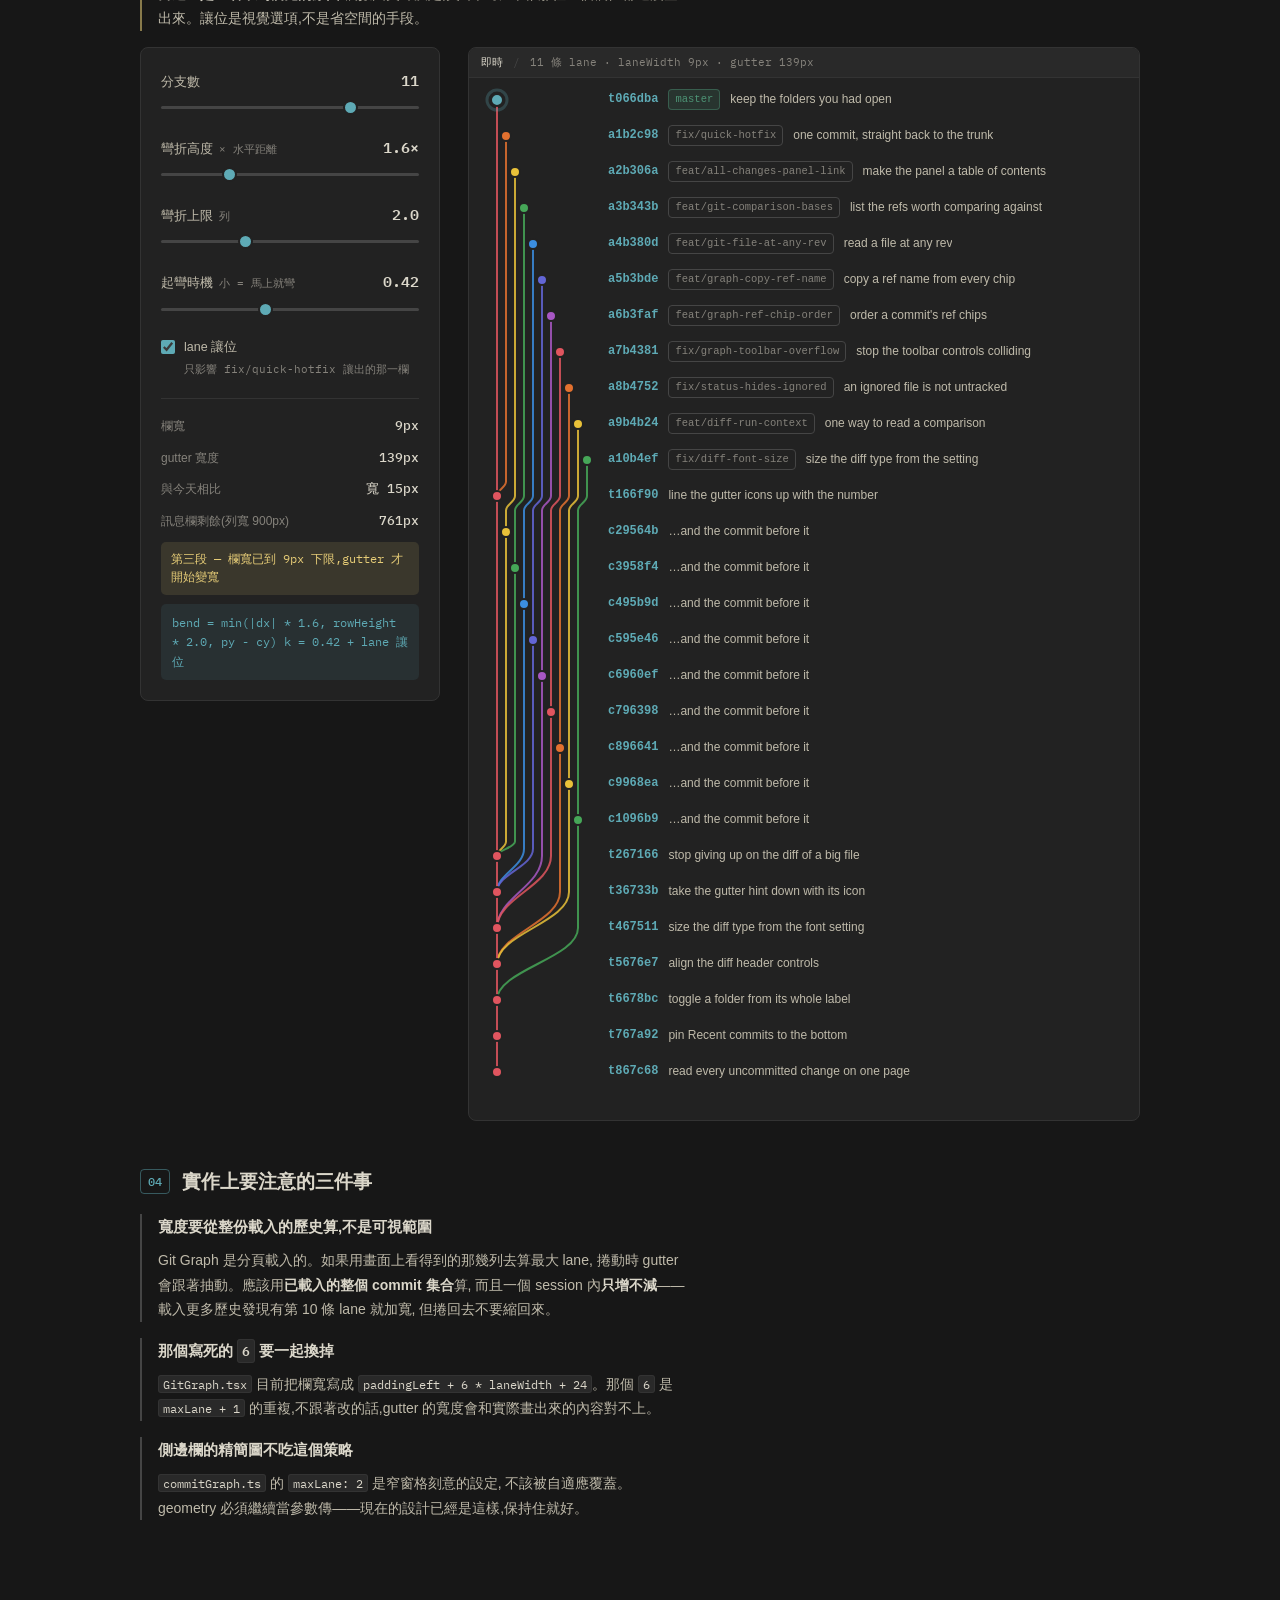
<file: lane-ladder-mockups.html>
<!doctype html>
<html lang="zh-Hant">
<head>
<meta charset="utf-8">
<meta name="viewport" content="width=device-width, initial-scale=1">
<title>Git Graph 欄寬階梯</title>
<link rel="preconnect" href="https://fonts.googleapis.com">
<link rel="preconnect" href="https://fonts.gstatic.com" crossorigin>
<link rel="stylesheet" href="https://fonts.googleapis.com/css2?family=IBM+Plex+Mono:wght@400;500;600&family=IBM+Plex+Sans+TC:wght@400;500;600;700&display=swap">
<style>
/* Single-theme on purpose: every specimen is a mock of the app's dark Git
   Graph pane, and the commentary shares its surface. Companion to the Lane
   Budget page, so it keeps that page's tokens exactly. */
:root {
  --ground: #171717;
  --surface: #222222;
  --raised: #292929;
  --line: #333333;
  --line-strong: #454545;
  --fg: #dbd7ca;
  --fg-muted: #bfbaaa;
  --fg-subtle: #85827b;
  --accent: #5eaab5;
  --accent-ink: #10282c;
  --bad: #cb7676;
  --ok: #4d9375;
  --warn: #e6cc77;
  --sans: "IBM Plex Sans TC", "Noto Sans TC", "Microsoft JhengHei", "Segoe UI", sans-serif;
  --mono: "IBM Plex Mono", Consolas, "JetBrains Mono", monospace;
  --app-sans: "Segoe UI", "Noto Sans TC", sans-serif;
  --app-mono: Consolas, "JetBrains Mono", monospace;
}

* { box-sizing: border-box; }
body {
  background: var(--ground); color: var(--fg);
  font-family: var(--sans); font-size: 14px; line-height: 1.75;
  margin: 0; padding: 40px 24px 96px;
}
.wrap { max-width: 1000px; margin: 0 auto; display: flex; flex-direction: column; gap: 44px; }

.masthead { display: flex; flex-direction: column; gap: 14px; }
.eyebrow {
  font-family: var(--mono); font-size: 11px; letter-spacing: .14em;
  text-transform: uppercase; color: var(--accent);
}
h1 { font-size: 34px; font-weight: 600; line-height: 1.25; margin: 0; text-wrap: balance; letter-spacing: -.01em; }
.standfirst { font-size: 15px; color: var(--fg-muted); max-width: 66ch; margin: 0; }

section { display: flex; flex-direction: column; gap: 16px; }
h2 { font-size: 19px; font-weight: 600; margin: 0; display: flex; align-items: center; gap: 12px; }
h2 .num {
  font-family: var(--mono); font-size: 12px; font-weight: 500; color: var(--accent);
  border: 1px solid color-mix(in srgb, var(--accent) 45%, transparent);
  border-radius: 4px; padding: 1px 7px; flex: none;
}
h3 { font-size: 15px; font-weight: 600; margin: 0; }
p { margin: 0; max-width: 68ch; color: var(--fg-muted); }
p strong { color: var(--fg); font-weight: 600; }
code {
  font-family: var(--mono); font-size: .88em; background: var(--raised);
  border: 1px solid var(--line); border-radius: 3px; padding: 0 4px; color: var(--fg);
}
pre {
  font-family: var(--mono); font-size: 12.5px; line-height: 1.7; margin: 0;
  background: var(--surface); border: 1px solid var(--line);
  border-radius: 8px; padding: 16px 18px; overflow-x: auto; color: var(--fg-muted);
}
pre b { color: var(--fg); font-weight: 500; }
pre i { color: var(--fg-subtle); font-style: normal; }

/* ---------- the ladder ---------- */
.ladder { display: flex; flex-direction: column; gap: 2px; }
.rung {
  display: grid; grid-template-columns: 92px 78px 1fr 96px;
  gap: 16px; align-items: center;
  padding: 11px 14px; border-radius: 6px;
  border: 1px solid transparent;
}
.rung.head {
  padding-top: 0; padding-bottom: 6px;
  font-family: var(--mono); font-size: 10.5px; letter-spacing: .08em;
  text-transform: uppercase; color: var(--fg-subtle);
}
.rung.s1 { background: color-mix(in srgb, var(--ok) 10%, transparent); border-color: color-mix(in srgb, var(--ok) 28%, transparent); }
.rung.s2 { background: color-mix(in srgb, var(--accent) 10%, transparent); border-color: color-mix(in srgb, var(--accent) 28%, transparent); }
.rung.s3 { background: color-mix(in srgb, var(--warn) 9%, transparent); border-color: color-mix(in srgb, var(--warn) 26%, transparent); }
.rung .lanes { font-family: var(--mono); font-size: 13px; color: var(--fg); font-variant-numeric: tabular-nums; }
.rung .w { font-family: var(--mono); font-size: 13px; color: var(--fg-muted); font-variant-numeric: tabular-nums; }
.rung .bar-wrap { display: flex; align-items: center; gap: 10px; min-width: 0; }
.rung .bar { height: 12px; border-radius: 2px; flex: none; }
.rung.s1 .bar { background: var(--ok); }
.rung.s2 .bar { background: var(--accent); }
.rung.s3 .bar { background: var(--warn); }
.rung .over { font-family: var(--mono); font-size: 10.5px; color: var(--warn); }
.rung .gut { font-family: var(--mono); font-size: 13px; font-weight: 600; text-align: right; font-variant-numeric: tabular-nums; }
.rung.s1 .gut { color: var(--ok); }
.rung.s2 .gut { color: var(--accent); }
.rung.s3 .gut { color: var(--warn); }
.budget-line { position: relative; height: 20px; margin: 4px 0 0; }
.budget-line .tick {
  position: absolute; top: 0; bottom: 6px; width: 1px;
  background: color-mix(in srgb, var(--fg-subtle) 70%, transparent);
}
.budget-line .lab {
  position: absolute; bottom: -4px; transform: translateX(-50%);
  font-family: var(--mono); font-size: 10px; color: var(--fg-subtle); white-space: nowrap;
}

/* ---------- specimens ---------- */
.specimen {
  background: var(--surface); border: 1px solid var(--line);
  border-radius: 8px; overflow: hidden; font-family: var(--app-sans);
}
.specimen-bar {
  height: 30px; display: flex; align-items: center; gap: 10px; padding: 0 12px;
  border-bottom: 1px solid var(--line); background: var(--raised);
  font-family: var(--mono); font-size: 11px; color: var(--fg-subtle);
}
.specimen-bar .tag { color: var(--fg); font-weight: 500; }
.specimen-bar .sep { color: var(--line-strong); }
.specimen-bar .flag { margin-left: auto; }
.specimen-bar .flag.ok { color: var(--ok); }
.specimen-bar .flag.acc { color: var(--accent); }
.specimen-bar .flag.warn { color: var(--warn); }
.graph-host { position: relative; overflow-x: auto; }
.rowlist { position: absolute; inset: 0; pointer-events: none; }
.grow {
  position: absolute; left: 0; right: 0; height: 36px;
  display: flex; align-items: center; gap: 10px; padding-right: 14px;
  transform: translateY(-50%); white-space: nowrap;
}
.grow .hash { font-family: var(--app-mono); font-size: 12px; font-weight: 600; color: var(--accent); flex: none; }
.grow .msg { font-size: 12px; color: var(--fg-muted); overflow: hidden; text-overflow: ellipsis; min-width: 0; }
.chip {
  display: inline-flex; align-items: center; font-family: var(--app-mono); font-size: 10.5px;
  border-radius: 4px; padding: 0 6px; border: 1px solid var(--line-strong);
  color: var(--fg-subtle); background: var(--surface); flex: none;
}
.chip.head {
  border-color: color-mix(in srgb, var(--ok) 45%, transparent);
  background: color-mix(in srgb, var(--ok) 16%, transparent); color: var(--ok);
}
.trio { display: grid; grid-template-columns: repeat(3, minmax(0, 1fr)); gap: 14px; }
@media (max-width: 900px) { .trio { grid-template-columns: 1fr; } }

/* ---------- lab ---------- */
.lab { display: grid; grid-template-columns: 300px minmax(0, 1fr); gap: 28px; align-items: start; }
@media (max-width: 820px) { .lab { grid-template-columns: 1fr; } }
.controls {
  display: flex; flex-direction: column; gap: 20px; background: var(--surface);
  border: 1px solid var(--line); border-radius: 8px; padding: 20px;
}
.ctl { display: flex; flex-direction: column; gap: 6px; }
.ctl-top { display: flex; align-items: baseline; justify-content: space-between; gap: 10px; }
.ctl label { font-size: 12.5px; color: var(--fg-muted); }
.ctl label .hint {
  font-style: normal; font-family: var(--mono); font-size: 10.5px;
  color: var(--fg-subtle); margin-left: 6px;
}
.toggle {
  display: flex; align-items: flex-start; gap: 9px; cursor: pointer;
  font-size: 12.5px; color: var(--fg-muted);
}
.toggle input { margin: 3px 0 0; accent-color: var(--accent); width: 14px; height: 14px; flex: none; }
.toggle em {
  display: block; font-style: normal; font-family: var(--mono);
  font-size: 10.5px; color: var(--fg-subtle); margin-top: 1px;
}
.recipe {
  font-family: var(--mono); font-size: 11.5px; line-height: 1.7;
  color: var(--accent); background: color-mix(in srgb, var(--accent) 10%, transparent);
  border-radius: 5px; padding: 9px 11px; word-break: break-all;
}
.ctl output { font-family: var(--mono); font-size: 15px; font-weight: 600; color: var(--fg); font-variant-numeric: tabular-nums; }
input[type="range"] {
  -webkit-appearance: none; appearance: none; width: 100%; height: 3px;
  border-radius: 2px; background: var(--line-strong); outline: none; margin: 6px 0;
}
input[type="range"]::-webkit-slider-thumb {
  -webkit-appearance: none; appearance: none; width: 15px; height: 15px;
  border-radius: 50%; background: var(--accent); border: 2px solid var(--surface); cursor: pointer;
}
input[type="range"]::-moz-range-thumb {
  width: 15px; height: 15px; border-radius: 50%;
  background: var(--accent); border: 2px solid var(--surface); cursor: pointer;
}
input[type="range"]:focus-visible { box-shadow: 0 0 0 3px color-mix(in srgb, var(--accent) 35%, transparent); }
.readout { border-top: 1px solid var(--line); padding-top: 16px; display: flex; flex-direction: column; gap: 9px; }
.kv { display: flex; align-items: baseline; justify-content: space-between; gap: 12px; }
.kv .k { font-size: 12px; color: var(--fg-subtle); }
.kv .v { font-family: var(--mono); font-size: 13px; font-weight: 500; color: var(--fg); font-variant-numeric: tabular-nums; }
.stage-badge {
  font-family: var(--mono); font-size: 11.5px; border-radius: 5px;
  padding: 8px 10px; line-height: 1.6;
}
.stage-badge.s1 { color: var(--ok); background: color-mix(in srgb, var(--ok) 12%, transparent); }
.stage-badge.s2 { color: var(--accent); background: color-mix(in srgb, var(--accent) 12%, transparent); }
.stage-badge.s3 { color: var(--warn); background: color-mix(in srgb, var(--warn) 12%, transparent); }

.note {
  border-left: 2px solid var(--line-strong); padding-left: 16px;
  display: flex; flex-direction: column; gap: 8px;
}
.note h3 { color: var(--fg); }
@media (prefers-reduced-motion: reduce) { * { transition: none !important; animation: none !important; } }
</style>

</head>
<body>
<div class="wrap">

<style>
.mk-back {
  display: inline-flex; align-items: center; gap: 7px; align-self: flex-start;
  font-family: "IBM Plex Mono", Consolas, monospace; font-size: 12px;
  color: #85827b; text-decoration: none; border: 1px solid #333;
  border-radius: 6px; padding: 5px 11px; margin-bottom: 4px; background: #222;
}
.mk-back:hover { color: #dbd7ca; border-color: #454545; }
.mk-back:focus-visible { outline: 2px solid #5eaab5; outline-offset: 2px; }
.mk-head {
  display: flex; flex-direction: column; gap: 10px;
  margin: 6px 0 26px; align-self: stretch;
}
.mk-head .mk-eyebrow {
  font-family: "IBM Plex Mono", Consolas, monospace; font-size: 11px;
  letter-spacing: .14em; text-transform: uppercase; color: #5eaab5;
}
.mk-head .mk-title {
  font-family: "IBM Plex Sans TC", "Noto Sans TC", "Microsoft JhengHei", "Segoe UI", sans-serif;
  font-size: 30px; font-weight: 600; margin: 0; line-height: 1.25;
  letter-spacing: -.01em; color: #dbd7ca;
}
.mk-head .mk-sub {
  font-family: "IBM Plex Sans TC", "Noto Sans TC", "Microsoft JhengHei", "Segoe UI", sans-serif;
  font-size: 14px; line-height: 1.75; color: #bfbaaa; margin: 0; max-width: 68ch;
}
</style>
<a class="mk-back" href="index.html">&larr; 全部 mockup</a>

  <header class="masthead">
    <div class="eyebrow">tempo-term · git-graph · 欄寬策略</div>
    <h1>Git Graph 欄寬階梯</h1>
    <p class="standfirst">
      常見情況一個像素都不動:六條 lane 以內,維持今天的 14px 欄寬和 124px gutter。
      超過才進入第一段補救——<strong>收窄欄寬</strong>,而且一路到九條都還塞得進同一個 124px。
      只有連 9px 都撐不住,才真的把 gutter 加寬。
    </p>
  </header>

  <!-- ============ 1 ============ -->
  <section>
    <h2><span class="num">01</span>三段式</h2>
    <p>
      gutter 的寬度就是 <code>欄數 × 欄寬 + 40</code>(<code>paddingLeft</code> 16 加尾端 24),
      今天的 <code>6 × 14 + 40 = 124</code>。把 124 當成預算,三段的規則是:
    </p>
    <pre><b>const GUTTER_BUDGET = 124;  </b><i>// 今天的寬度,就是預算</i>
<b>const LANE_MAX = 14, LANE_MIN = 9;</b>

<b>function laneSizing(lanes) {</b>
  <i>// 第一段:塞得下就什麼都不改</i>
  if (lanes * LANE_MAX + 40 &lt;= GUTTER_BUDGET) return LANE_MAX;
  <i>// 第二段:收窄欄寬把它塞回預算裡,但不低於下限</i>
  <b>return Math.max(LANE_MIN, Math.floor((GUTTER_BUDGET - 40) / lanes));</b>
<b>}</b>
<i>// 第三段不必寫:欄寬碰到下限之後,gutter 自然就是 lanes * 10 + 40</i></pre>
    <div class="ladder" id="ladder"></div>
    <p>
      <strong>第二段是免費的。</strong>7 條收到 12px、8 條 10px、9 條 9px,三者都還在 124px 之內——
      比今天多三欄,而 gutter 一格都沒有多要。真正付出寬度的只有第三段,
      而那時候的替代方案是把三條線疊在同一欄。
    </p>
    <div class="note" style="border-color:color-mix(in srgb, var(--warn) 55%, transparent)">
      <h3 style="color:var(--warn)">第三段還有第二筆代價:顏色不夠用</h3>
      <p>
        <code>BRANCH_COLORS</code> 只有 <strong>7 個</strong>。<code>pickColor</code> 會主動避開
        仍然活躍的鄰居,所以在 7 條以內,同時活著的 lane 保證不同色——
        但超過之後調色盤就用完了,只能退回計數器、接受重複。
      </p>
      <p>
        這比多幾個像素嚴重得多,因為 <strong>git graph 的顏色是識別符</strong>:
        兩條同時活著的分支同色,就沒辦法靠顏色追蹤其中一條,而那正是這張圖最主要的用途。
        所以第三段是<strong>雙重降級</strong>——gutter 變寬,而且顏色開始說謊。
      </p>
      <p>
        這也是為什麼第二段值得盡量撐:9 條 lane 還在預算內、也還在調色盤的容忍範圍邊緣。
        真正的建議是<strong>用分支篩選把同時顯示的分支控制在 7 條以內</strong>,
        第三段只是「真的塞不下時不要畫錯」的保底,不是一個好狀態。
      </p>
    </div>
  </section>

  <!-- ============ 2 ============ -->
  <section>
    <h2><span class="num">02</span>三段各自長什麼樣</h2>
    <p>
      同一種歷史,只是分支數不同。三張跟著下一節的滑桿走,
      所以調參數的時候<strong>三段會一起變</strong>——同一組值在六條和十一條都要成立,
      不能只調到其中一種好看。
    </p>
    <div class="trio">
      <div>
        <div class="specimen">
          <div class="specimen-bar">
            <span class="tag">第一段</span><span class="sep">/</span><span>6 條</span>
            <span class="flag ok">14px · 124px</span>
          </div>
          <div class="graph-host" id="spec-1"></div>
        </div>
      </div>
      <div>
        <div class="specimen">
          <div class="specimen-bar">
            <span class="tag">第二段</span><span class="sep">/</span><span>8 條</span>
            <span class="flag acc">10px · 120px</span>
          </div>
          <div class="graph-host" id="spec-2"></div>
        </div>
      </div>
      <div>
        <div class="specimen">
          <div class="specimen-bar">
            <span class="tag">第三段</span><span class="sep">/</span><span>11 條</span>
            <span class="flag warn">9px · 139px</span>
          </div>
          <div class="graph-host" id="spec-3"></div>
        </div>
      </div>
    </div>
  </section>

  <!-- ============ 3 ============ -->
  <section>
    <h2><span class="num">03</span>拉分支數看它怎麼走</h2>
    <p>
      第一根滑桿是分支數——欄寬、gutter、走到哪一段都是策略算出來的。
      下面三根是畫法:轉到你要的樣子,底下那行就是可以直接抄進 <code>edgePath</code> 的公式。
    </p>
    <p>
      <strong>上限</strong>那根獨立出來是有原因的:彎折高度跟著水平距離走,一條 lane 的小跳沒問題,
      但從第 11 欄併回主幹是 90px 的水平距離,乘上倍率就會變成一條四五列高的巨弧。
      上限讓長跳單純畫成它本來就是的那條斜線。
    </p>
    <div class="note" style="border-color:color-mix(in srgb, var(--warn) 55%, transparent)">
      <h3 style="color:var(--warn)">讓位開關幾乎看不出差別,那不是 bug</h3>
      <p>
        這份歷史裡只有 <code>fix/quick-hotfix</code> 那一條會受影響——它一個 commit 就併回主幹,
        空出第 1 欄,右邊那條才有地方可以補上去。<strong>其餘十條分支全部在最上面開、
        全部在最下面收,中間沒有任何欄位空出來過</strong>,自然也沒有讓位可做。
      </p>
      <p>
        底部那幾列雖然有洞,但那時剩下的 lane 都快結束了,「快結束的不搬」那條規則會正確地擋掉——
        不擋的話會織成一團。
      </p>
      <p>
        <strong>而這正是它省不到欄寬的原因</strong>:欄數由尖峰決定,尖峰在最上面,
        那裡一個欄位都還沒空出來。讓位是視覺選項,不是省空間的手段。
      </p>
    </div>
    <div class="lab">
      <div class="controls">
        <div class="ctl">
          <div class="ctl-top">
            <label for="n">分支數</label>
            <output id="n-out">11</output>
          </div>
          <input type="range" id="n" min="2" max="14" step="1" value="11">
        </div>
        <div class="ctl">
          <div class="ctl-top">
            <label for="ratio">彎折高度<em class="hint">× 水平距離</em></label>
            <output id="ratio-out">8.0×</output>
          </div>
          <input type="range" id="ratio" min="0.8" max="4" step="0.1" value="1.6">
        </div>
        <div class="ctl">
          <div class="ctl-top">
            <label for="cap">彎折上限<em class="hint">列</em></label>
            <output id="cap-out">1.5</output>
          </div>
          <input type="range" id="cap" min="0.6" max="5" step="0.1" value="2">
        </div>
        <div class="ctl">
          <div class="ctl-top">
            <label for="curve">起彎時機<em class="hint">小 = 馬上就彎</em></label>
            <output id="curve-out">0.72</output>
          </div>
          <input type="range" id="curve" min="0.1" max="0.9" step="0.01" value="0.42">
        </div>
        <label class="toggle" for="compact">
          <input type="checkbox" id="compact" checked>
          <span>lane 讓位<em>只影響 fix/quick-hotfix 讓出的那一欄</em></span>
        </label>
        <div class="readout">
          <div class="kv"><span class="k">欄寬</span><span class="v" id="r-w"></span></div>
          <div class="kv"><span class="k">gutter 寬度</span><span class="v" id="r-gutter"></span></div>
          <div class="kv"><span class="k">與今天相比</span><span class="v" id="r-delta"></span></div>
          <div class="kv"><span class="k">訊息欄剩餘(列寬 900px)</span><span class="v" id="r-msg"></span></div>
          <div class="stage-badge" id="r-stage"></div>
          <div class="recipe" id="r-recipe"></div>
        </div>
      </div>
      <div class="specimen">
        <div class="specimen-bar">
          <span class="tag">即時</span><span class="sep">/</span><span id="lab-caption"></span>
        </div>
        <div class="graph-host" id="spec-lab"></div>
      </div>
    </div>
  </section>

  <!-- ============ 4 ============ -->
  <section>
    <h2><span class="num">04</span>實作上要注意的三件事</h2>
    <div class="note">
      <h3>寬度要從整份載入的歷史算,不是可視範圍</h3>
      <p>
        Git Graph 是分頁載入的。如果用畫面上看得到的那幾列去算最大 lane,
        捲動時 gutter 會跟著抽動。應該用<strong>已載入的整個 commit 集合</strong>算,
        而且一個 session 內<strong>只增不減</strong>——載入更多歷史發現有第 10 條 lane 就加寬,
        但捲回去不要縮回來。
      </p>
    </div>
    <div class="note">
      <h3>那個寫死的 <code>6</code> 要一起換掉</h3>
      <p>
        <code>GitGraph.tsx</code> 目前把欄寬寫成
        <code>paddingLeft + 6 * laneWidth + 24</code>。那個 <code>6</code> 是
        <code>maxLane + 1</code> 的重複,不跟著改的話,gutter 的寬度會和實際畫出來的內容對不上。
      </p>
    </div>
    <div class="note">
      <h3>側邊欄的精簡圖不吃這個策略</h3>
      <p>
        <code>commitGraph.ts</code> 的 <code>maxLane: 2</code> 是窄窗格刻意的設定,
        不該被自適應覆蓋。geometry 必須繼續當參數傳——現在的設計已經是這樣,保持住就好。
      </p>
    </div>
  </section>

</div>

<script>
"use strict";

const PALETTE = ["#e0555f", "#e3712f", "#e8c139", "#46a758", "#3b8ee0", "#6366d6", "#a857c4"];
const SURFACE = "#222222";
const ACCENT = "#5eaab5";

/* The chosen drawing constants, live so the whole page can be tuned at once. */
const DRAW = { bendRatio: 1.6, capRows: 2, curve: 0.42, compact: true };
const ROW_HEIGHT = 36;
const PAD_LEFT = 16;
const PAD_TOP = 22;
const TRAIL = 24;
const GUTTER_BUDGET = 124;
const LANE_MAX = 14;
const LANE_MIN = 9;
const ROW_WIDTH = 900;

/** The policy. Stage 3 needs no branch: the floor makes the gutter grow. */
function laneSizing(lanes) {
  const n = Math.max(1, lanes);
  if (n * LANE_MAX + 40 <= GUTTER_BUDGET) {
    return { laneWidth: LANE_MAX, stage: 1 };
  }
  const w = Math.max(LANE_MIN, Math.floor((GUTTER_BUDGET - 40) / n));
  return { laneWidth: w, stage: w * n + 40 <= GUTTER_BUDGET ? 2 : 3 };
}

function gutterFor(lanes, laneWidth) {
  return PAD_LEFT + lanes * laneWidth + TRAIL;
}

/* ---- history shaped like this repo: tips at the top, converging below ---- */
const BRANCH_NAMES = [
  "feat/ui-row-hover-token", "feat/all-changes-panel-link", "feat/git-comparison-bases",
  "feat/git-file-at-any-rev", "feat/graph-copy-ref-name", "feat/graph-ref-chip-order",
  "fix/graph-toolbar-overflow", "fix/status-hides-ignored", "feat/diff-run-context",
  "fix/diff-font-size", "feat/three-dot-range", "fix/source-control-folder-row",
  "feat/source-control-layout",
];
const BRANCH_MSGS = [
  "give row hover its own token", "make the panel a table of contents",
  "list the refs worth comparing against", "read a file at any rev",
  "copy a ref name from every chip", "order a commit's ref chips",
  "stop the toolbar controls colliding", "an ignored file is not untracked",
  "one way to read a comparison", "size the diff type from the setting",
  "read a range from the divergence", "toggle a folder from its whole label",
  "remember the panel layout",
];

const TRUNK_MSGS = [
  "keep the folders you had open", "line the gutter icons up with the number",
  "stop giving up on the diff of a big file", "take the gutter hint down with its icon",
  "size the diff type from the font setting", "align the diff header controls",
  "toggle a folder from its whole label", "pin Recent commits to the bottom",
  "read every uncommitted change on one page", "an ignored file is not untracked",
  "let a range be read from the divergence", "read a file at any rev",
];

/* A branch forks from wherever it forked from, so the lanes come back to the
   trunk a couple at a time rather than all at one commit. Pointing every
   branch at the same parent — which an earlier version of this generator did —
   frees a dozen lanes on one row and draws them as a broom: correct for that
   data, and nothing like a repository. */
const ABSORBED_PER_TRUNK = 2;

function makeHistory(lanes) {
  const n = Math.max(2, lanes);
  const branches = n - 1;
  const trunkNeeded = 2 + Math.ceil(Math.max(1, branches - 1) / ABSORBED_PER_TRUNK) + 2;
  const trunk = [];
  for (let i = 0; i < trunkNeeded; i++) {
    trunk.push(`t${i}${(0x66dbaed + i * 0x1d5a3).toString(16).slice(0, 6)}`);
  }

  const mid = (b) => `c${b}${(0x950f96 + b * 0x2a91).toString(16).slice(0, 6)}`;
  const tip = (b) => `a${b}${(0xb28c74 + b * 0x3d17).toString(16).slice(0, 6)}`;

  const rows = [];
  rows.push({ h: trunk[0], p: [trunk[1]], head: true, ref: "master", m: TRUNK_MSGS[0] });
  for (let b = 1; b <= branches; b++) {
    /* Branch 1 is a one-commit fix that goes straight back to the trunk.
       Without something like it there is no compaction to see: every lane
       opens at the top and closes at the bottom, so no column ever frees while
       its neighbours still have a long run — and the toggle does nothing at
       all, which is exactly what a repository of long-lived branches looks
       like. */
    rows.push({
      h: tip(b),
      p: [b === 1 ? trunk[1] : mid(b)],
      ref: b === 1 ? "fix/quick-hotfix" : BRANCH_NAMES[(b - 1) % BRANCH_NAMES.length],
      m: b === 1 ? "one commit, straight back to the trunk" : BRANCH_MSGS[(b - 1) % BRANCH_MSGS.length],
    });
  }
  rows.push({ h: trunk[1], p: [trunk[2]], m: TRUNK_MSGS[1] });
  for (let b = 2; b <= branches; b++) {
    const into = 2 + Math.floor((b - 2) / ABSORBED_PER_TRUNK);
    rows.push({ h: mid(b), p: [trunk[into]], m: "…and the commit before it" });
  }
  for (let i = 2; i < trunkNeeded; i++) {
    rows.push({
      h: trunk[i],
      p: i + 1 < trunkNeeded ? [trunk[i + 1]] : [],
      m: TRUNK_MSGS[i % TRUNK_MSGS.length],
    });
  }
  return rows;
}

/* ---- layout, with lane compaction ---- */
function laneX(lane, geo) {
  return PAD_LEFT + Math.min(lane, geo.maxLane) * geo.laneWidth + 12;
}

function laneRunEnds(commits) {
  const active = [];
  const awaitedBy = [];
  const endOf = {};
  const close = (i, row) => {
    for (const h of awaitedBy[i]) if (endOf[h] === undefined) endOf[h] = row;
    active[i] = ""; awaitedBy[i] = [];
  };
  const claim = () => {
    let i = active.indexOf("");
    if (i === -1) { active.push(""); awaitedBy.push([]); i = active.length - 1; }
    awaitedBy[i] = [];
    return i;
  };
  commits.forEach((commit, index) => {
    let lane = active.indexOf(commit.h);
    if (lane === -1) lane = claim();
    for (let i = 0; i < active.length; i++) {
      if (i !== lane && active[i] === commit.h) close(i, index);
    }
    if (commit.p.length > 0) {
      active[lane] = commit.p[0];
      awaitedBy[lane].push(commit.p[0]);
      for (let k = 1; k < commit.p.length; k++) {
        const l = claim();
        active[l] = commit.p[k];
        awaitedBy[l].push(commit.p[k]);
      }
    } else {
      close(lane, index);
    }
  });
  for (let i = 0; i < active.length; i++) if (active[i] !== "") close(i, commits.length - 1);
  return endOf;
}

function computeLayout(commits, geo, headHash) {
  const layouts = {};
  const activeLanes = [];
  const laneColors = [];
  const shifts = {};
  let nextColor = 0;
  let widest = 0;

  const runEnd = laneRunEnds(commits);
  const MIN_RUN = 4;
  const worthMoving = (hash, row) => {
    const end = runEnd[hash];
    return end === undefined || end - row >= MIN_RUN;
  };

  const pickColor = () => {
    const used = new Set();
    for (let i = 0; i < activeLanes.length; i++) if (activeLanes[i] !== "") used.add(laneColors[i]);
    for (let off = 0; off < PALETTE.length; off++) {
      const cand = (nextColor + off) % PALETTE.length;
      if (!used.has(cand)) { nextColor = cand + 1; return cand; }
    }
    return nextColor++ % PALETTE.length;
  };
  const claimLane = () => {
    const free = activeLanes.indexOf("");
    if (free !== -1) { laneColors[free] = pickColor(); return free; }
    activeLanes.push("");
    laneColors.push(pickColor());
    return activeLanes.length - 1;
  };

  const compactLanes = (row, protect) => {
    for (let idx = 0; idx < activeLanes.length; idx++) {
      if (activeLanes[idx] !== "" || idx === protect) continue;
      let j = idx + 1;
      while (j < activeLanes.length && activeLanes[j] === "") j++;
      if (j >= activeLanes.length) break;
      if (j === protect || !worthMoving(activeLanes[j], row)) continue;
      const moved = activeLanes[j];
      activeLanes[idx] = moved;
      laneColors[idx] = laneColors[j];
      activeLanes[j] = "";
      (shifts[moved] = shifts[moved] || []).push({ row, from: j, to: idx });
    }
    while (activeLanes.length && activeLanes[activeLanes.length - 1] === "") {
      activeLanes.pop(); laneColors.pop();
    }
  };

  if (headHash && commits.some((c) => c.h === headHash)) {
    activeLanes.push(headHash);
    laneColors.push(pickColor());
  }

  commits.forEach((commit, index) => {
    const y = PAD_TOP + index * ROW_HEIGHT;
    const existing = activeLanes.indexOf(commit.h);
    const lane = existing !== -1 ? existing : claimLane();
    if (lane > widest) widest = lane;

    layouts[commit.h] = { x: laneX(lane, geo), y, lane, index, colorIndex: laneColors[lane] ?? 0 };

    if (commit.p.length > 0) {
      activeLanes[lane] = commit.p[0];
      for (let i = 1; i < commit.p.length; i++) activeLanes[claimLane()] = commit.p[i];
    } else {
      activeLanes[lane] = "";
    }
    for (let i = 0; i < activeLanes.length; i++) {
      if (i !== lane && activeLanes[i] === commit.h) activeLanes[i] = "";
    }
    if (commit.p.length === 0) activeLanes[lane] = "";
    if (DRAW.compact) compactLanes(index, commit.p.length === 0 ? -1 : lane);
  });

  const edges = [];
  commits.forEach((commit, index) => {
    const child = layouts[commit.h];
    if (!child) return;
    commit.p.forEach((ph, pi) => {
      const parent = layouts[ph];
      if (!parent) return;
      const moves = pi === 0
        ? (shifts[ph] || []).filter((s) => s.row > index && s.row <= parent.index)
        : [];
      edges.push({
        cx: child.x, cy: child.y, px: parent.x, py: parent.y,
        parentIndex: parent.index,
        colorIndex: child.lane >= parent.lane ? child.colorIndex : parent.colorIndex,
        moves,
      });
    });
  });

  /* Everything landing on one commit bends over the same vertical run: left
     alone each is clamped by the distance to its own node, so a branch whose
     last commit sits one row above the merge starts turning lower than its
     neighbour two rows up — one merge, two different geometries. */
  const perParent = new Map();
  edges.forEach((e) => {
    if (e.px === e.cx) return;
    const want = Math.min(bendLength(e), e.py - e.cy);
    const cur = perParent.get(e.parentIndex);
    if (cur === undefined || want < cur) perParent.set(e.parentIndex, want);
  });
  edges.forEach((e) => {
    if (e.px !== e.cx) e.bend = perParent.get(e.parentIndex);
  });

  /* Every lane handing over on the same row does it over the same vertical
     run — the tightest of them. Left to themselves each would use whatever
     space it has before its own next node, and two lanes yielding side by
     side would bend over different distances: visibly out of step for
     something that is one event. */
  const jogLen = new Map();
  edges.forEach((e) => {
    (e.moves || []).forEach((m) => {
      const freedY = PAD_TOP + m.row * ROW_HEIGHT;
      const want = bendLength({ cx: laneX(m.from, geo), px: laneX(m.to, geo) });
      const len = Math.min(want, e.py - freedY);
      const cur = jogLen.get(m.row);
      if (cur === undefined || len < cur) jogLen.set(m.row, len);
    });
  });
  edges.forEach((e) => {
    (e.moves || []).forEach((m) => { m.len = jogLen.get(m.row); });
  });

  return { layouts, edges, widest };
}

/* ---- paths ---- */
function bendLength(e) {
  return Math.min(Math.abs(e.px - e.cx) * DRAW.bendRatio, ROW_HEIGHT * DRAW.capRows);
}

/**
 * How hard the line holds its own lane before turning.
 *
 * One constant, because `bendLength` ties the turn's height to how far it
 * travels sideways: a three-lane crossing is the one-lane curve scaled up,
 * same shape, so there is nothing left for a per-width adjustment to correct.
 * An earlier version eased this toward 0.5 as the crossing widened -- that was
 * compensating for a fixed height, which is gone.
 */
function curveFor() {
  return DRAW.curve || 0.5;
}

function edgePath(e, geo) {
  const { cx, cy, px, py } = e;
  if (px === cx) return `M ${cx} ${cy} L ${px} ${py}`;
  const b = Math.min(e.bend === undefined ? bendLength(e) : e.bend, py - cy);
  const k = curveFor();
  if (px < cx) {
    const ty = py - b;
    return `M ${cx} ${cy} L ${cx} ${ty} C ${cx} ${ty + b * k}, ${px} ${py - b * k}, ${px} ${py}`;
  }
  const by = cy + b;
  return `M ${cx} ${cy} C ${cx} ${cy + b * k}, ${px} ${by - b * k}, ${px} ${by} L ${px} ${py}`;
}

function shiftedPath(e, geo) {
  const moves = e.moves || [];
  if (moves.length === 0) return edgePath(e, geo);
  let d = `M ${e.cx} ${e.cy}`;
  let x = e.cx;
  let yAt = e.cy;
  for (const m of moves.slice().sort((a, b) => a.row - b.row)) {
    const freed = PAD_TOP + m.row * ROW_HEIGHT;
    const nx = laneX(m.to, geo);
    if (nx === x || freed < yAt || laneX(m.from, geo) !== x) continue;
    /* The row's shared length, so lanes yielding together stay in step. */
    const room = m.len === undefined ? Math.min(bendLength({ cx: x, px: nx }), e.py - freed) : m.len;
    if (room <= 0) continue;
    const k = curveFor();
    if (freed > yAt) d += ` L ${x} ${freed}`;
    d += ` C ${x} ${freed + room * k}, ${nx} ${freed + room - room * k}, ${nx} ${freed + room}`;
    x = nx;
    yAt = freed + room;
  }
  const rest = edgePath({ cx: x, cy: yAt, px: e.px, py: e.py, bend: e.bend }, geo);
  return d + " " + rest.replace(/^M [^ ]+ [^ ]+/, "L " + x + " " + yAt);
}

/* ---- rendering ---- */
function esc(s) {
  return String(s).replace(/&/g, "&amp;").replace(/</g, "&lt;").replace(/>/g, "&gt;");
}

function render(host, commits, geo, opts) {
  const options = opts || {};
  const layout = computeLayout(commits, geo, commits[0].h);
  const gw = gutterFor(geo.maxLane + 1, geo.laneWidth);
  const height = PAD_TOP + commits.length * ROW_HEIGHT;

  const svg = [`<svg width="${gw}" height="${height}" viewBox="0 0 ${gw} ${height}" aria-hidden="true" style="display:block">`];
  layout.edges.forEach((e) => {
    const d = e.moves && e.moves.length ? shiftedPath(e, geo) : edgePath(e, geo);
    svg.push(`<path d="${d}" fill="none" stroke="${PALETTE[e.colorIndex]}" stroke-width="2" opacity=".85"/>`);
  });
  commits.forEach((c) => {
    const l = layout.layouts[c.h];
    if (!l) return;
    if (c.head) {
      svg.push(`<circle cx="${l.x}" cy="${l.y}" r="10" fill="none" stroke="${ACCENT}" stroke-width="3" opacity=".26"/>`);
      svg.push(`<circle cx="${l.x}" cy="${l.y}" r="6" fill="${ACCENT}" stroke="${SURFACE}" stroke-width="2"/>`);
    } else {
      svg.push(`<circle cx="${l.x}" cy="${l.y}" r="5" fill="${PALETTE[l.colorIndex]}" stroke="${SURFACE}" stroke-width="2"/>`);
    }
  });
  svg.push("</svg>");

  const rows = options.rows === false ? "" : commits.map((c) => {
    const l = layout.layouts[c.h];
    const chip = c.ref ? `<span class="chip${c.head ? " head" : ""}">${esc(c.ref)}</span>` : "";
    return `<div class="grow" style="top:${l.y}px;padding-left:${gw}px">
      <span class="hash">${c.h.slice(0, 7)}</span>${chip}<span class="msg">${esc(c.m)}</span>
    </div>`;
  }).join("");

  const minW = options.rows === false ? gw + 8 : 520;
  host.innerHTML = `<div style="position:relative;min-width:${minW}px;height:${height + 12}px">
      <div style="position:absolute;left:0;top:0;width:${gw}px;height:${height}px">${svg.join("")}</div>
      <div class="rowlist">${rows}</div>
    </div>`;
  return layout;
}

/* ---- 01 the ladder ---- */
const ladder = document.getElementById("ladder");
const LADDER_ROWS = [4, 5, 6, 7, 8, 9, 10, 12];
const widest = gutterFor(12, LANE_MIN);
ladder.innerHTML =
  `<div class="rung head"><span>lane 數</span><span>欄寬</span><span>gutter</span><span style="text-align:right">寬度</span></div>` +
  LADDER_ROWS.map((n) => {
    const s = laneSizing(n);
    const g = gutterFor(n, s.laneWidth);
    const over = g > GUTTER_BUDGET ? `+${g - GUTTER_BUDGET}px` : "";
    return `<div class="rung s${s.stage}">
      <span class="lanes">${n} 條</span>
      <span class="w">${s.laneWidth}px</span>
      <span class="bar-wrap">
        <span class="bar" style="width:${(g / widest) * 100}%"></span>
        <span class="over">${over}</span>
      </span>
      <span class="gut">${g}px</span>
    </div>`;
  }).join("") +
  `<div class="budget-line">
     <span class="tick" style="left:${(GUTTER_BUDGET / widest) * 100}%"></span>
     <span class="lab" style="left:${(GUTTER_BUDGET / widest) * 100}%">124px — 今天的寬度</span>
   </div>`;

/* ---- 02 the three stages ---- */
function renderTrio() {
  [[6, "spec-1"], [8, "spec-2"], [11, "spec-3"]].forEach(([n, id]) => {
    const s = laneSizing(n);
    render(document.getElementById(id), makeHistory(n), { laneWidth: s.laneWidth, maxLane: n - 1 }, { rows: false });
  });
}

/* ---- 03 the lab ---- */
const nInput = document.getElementById("n");
const ratioInput = document.getElementById("ratio");
const capInput = document.getElementById("cap");
const curveInput = document.getElementById("curve");
const compactInput = document.getElementById("compact");

function updateLab() {
  DRAW.bendRatio = Number(ratioInput.value);
  DRAW.capRows = Number(capInput.value);
  DRAW.curve = Number(curveInput.value);
  DRAW.compact = compactInput.checked;
  document.getElementById("ratio-out").textContent = DRAW.bendRatio.toFixed(1) + "×";
  document.getElementById("cap-out").textContent = DRAW.capRows.toFixed(1);
  document.getElementById("curve-out").textContent = DRAW.curve.toFixed(2);
  document.getElementById("r-recipe").textContent =
    `bend = min(|dx| * ${DRAW.bendRatio.toFixed(1)}, rowHeight * ${DRAW.capRows.toFixed(1)}, py - cy)   k = ${DRAW.curve.toFixed(2)}` +
    (DRAW.compact ? "   + lane 讓位" : "");
  renderTrio();

  const n = Number(nInput.value);
  const s = laneSizing(n);
  const geo = { laneWidth: s.laneWidth, maxLane: n - 1 };
  const g = gutterFor(n, s.laneWidth);
  render(document.getElementById("spec-lab"), makeHistory(n), geo, {});

  document.getElementById("n-out").textContent = String(n);
  document.getElementById("r-w").textContent = s.laneWidth + "px";
  document.getElementById("r-gutter").textContent = g + "px";
  const delta = g - GUTTER_BUDGET;
  document.getElementById("r-delta").textContent =
    delta === 0 ? "一樣" : delta > 0 ? `寬 ${delta}px` : `窄 ${-delta}px`;
  document.getElementById("r-msg").textContent = (ROW_WIDTH - g) + "px";
  document.getElementById("lab-caption").textContent =
    `${n} 條 lane · laneWidth ${s.laneWidth}px · gutter ${g}px`;

  const badge = document.getElementById("r-stage");
  badge.className = "stage-badge s" + s.stage;
  badge.textContent =
    s.stage === 1 ? "第一段 — 跟今天完全一樣,沒有任何改變"
    : s.stage === 2 ? "第二段 — 收窄欄寬,仍然在 124px 的預算內"
    : "第三段 — 欄寬已到 9px 下限,gutter 才開始變寬";
}

[nInput, ratioInput, capInput, curveInput].forEach((el) =>
  el.addEventListener("input", updateLab),
);
compactInput.addEventListener("change", updateLab);
updateLab();
</script>

</body>
</html>
</file>
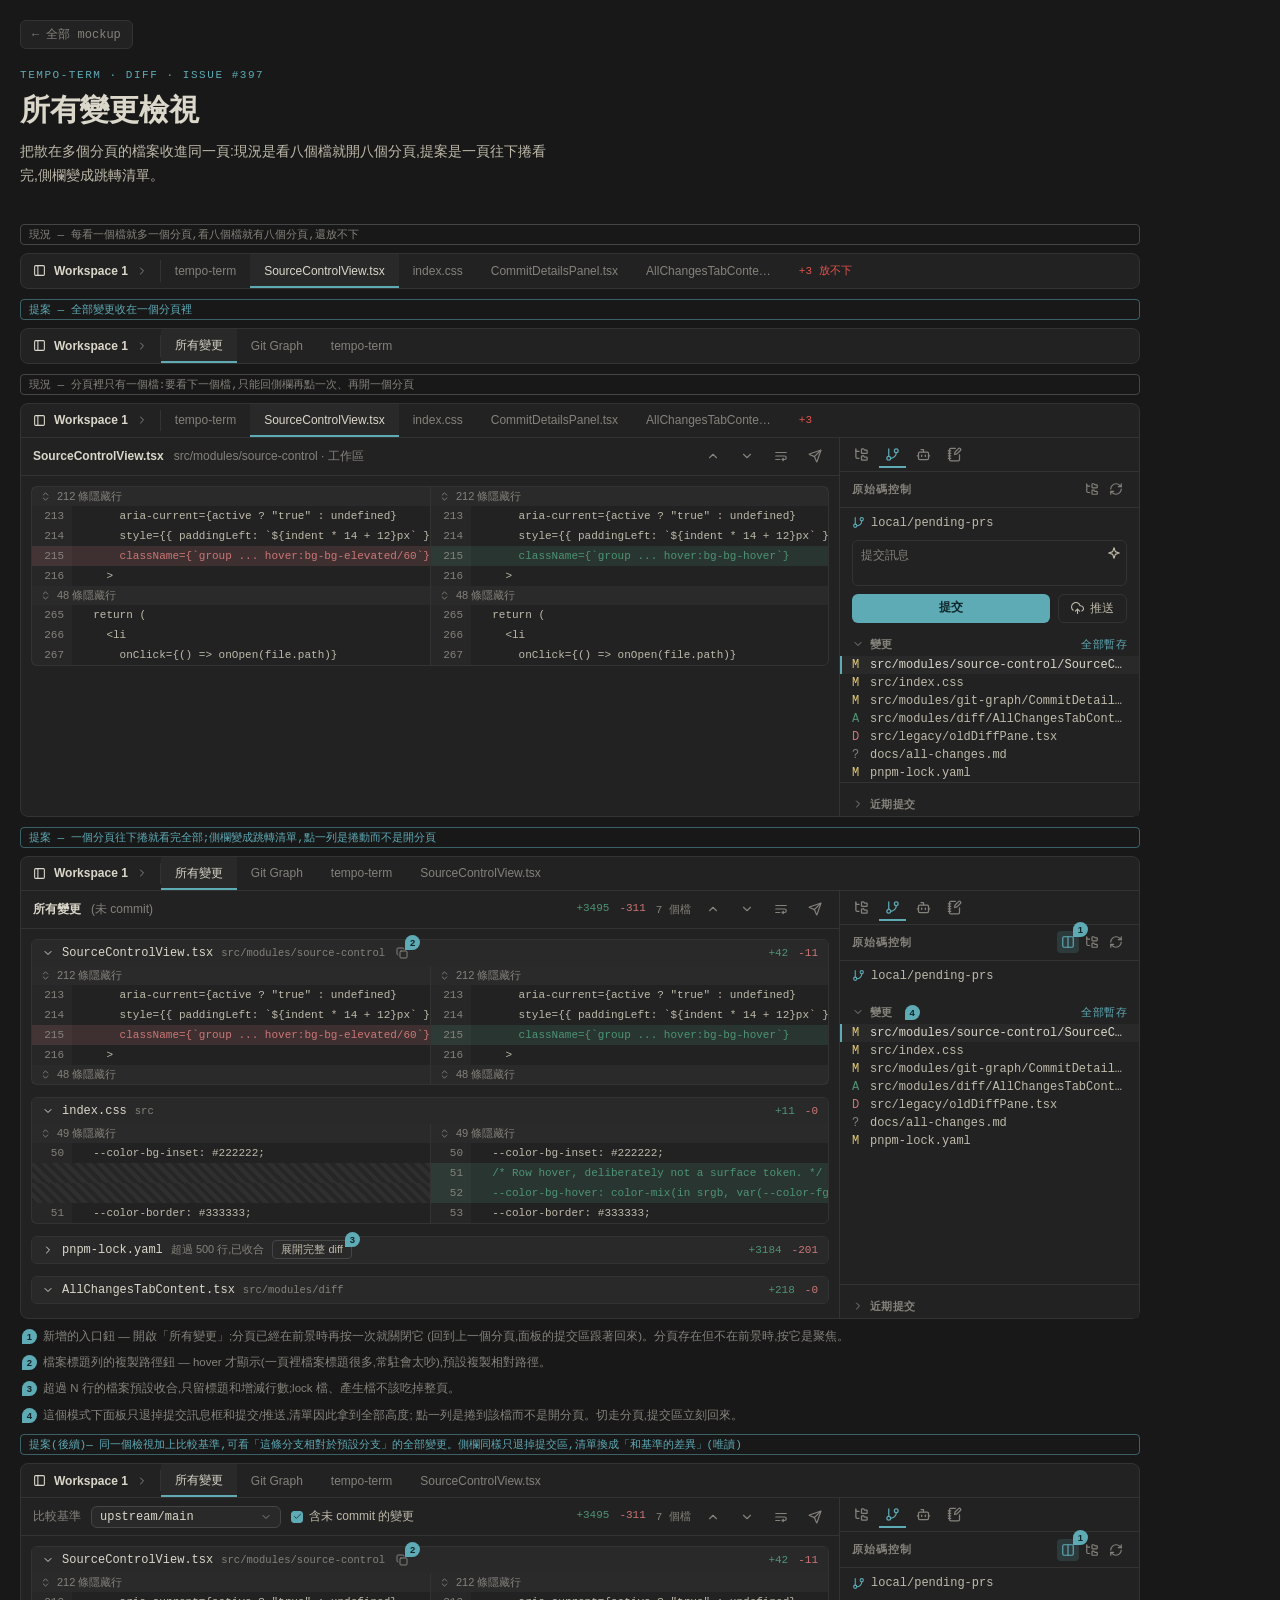
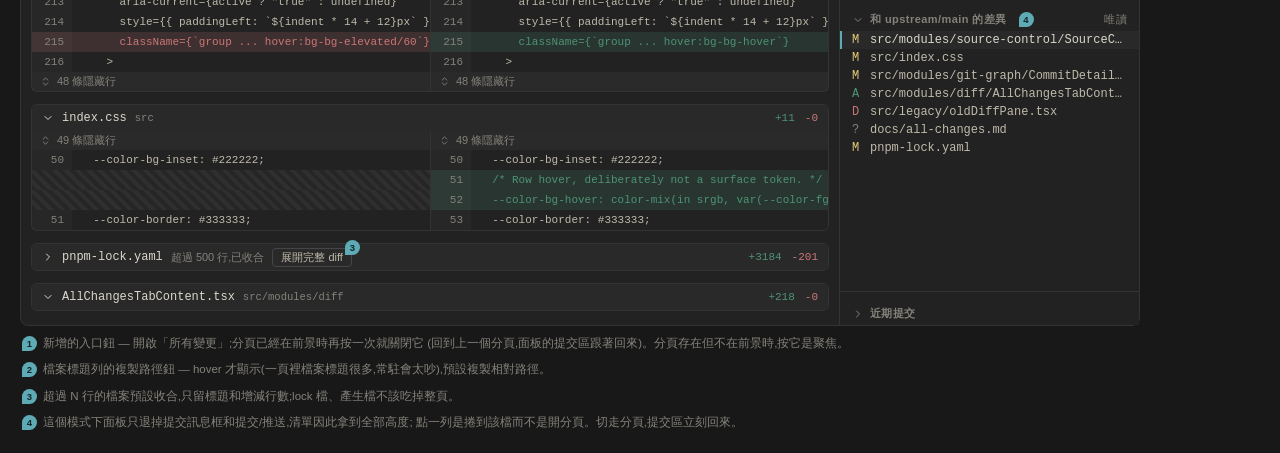
<file: mockups.html>
<!doctype html>
<html lang="zh-Hant"><head><meta charset="utf-8">
<title>tempo-term - 所有變更檢視 mockups</title>
<link rel="stylesheet" href="mock.css"></head><body>
<style>
.mk-back {
  display: inline-flex; align-items: center; gap: 7px; align-self: flex-start;
  font-family: "IBM Plex Mono", Consolas, monospace; font-size: 12px;
  color: #85827b; text-decoration: none; border: 1px solid #333;
  border-radius: 6px; padding: 5px 11px; margin-bottom: 4px; background: #222;
}
.mk-back:hover { color: #dbd7ca; border-color: #454545; }
.mk-back:focus-visible { outline: 2px solid #5eaab5; outline-offset: 2px; }
.mk-head {
  display: flex; flex-direction: column; gap: 10px;
  margin: 6px 0 26px; align-self: stretch;
}
.mk-head .mk-eyebrow {
  font-family: "IBM Plex Mono", Consolas, monospace; font-size: 11px;
  letter-spacing: .14em; text-transform: uppercase; color: #5eaab5;
}
.mk-head .mk-title {
  font-family: "IBM Plex Sans TC", "Noto Sans TC", "Microsoft JhengHei", "Segoe UI", sans-serif;
  font-size: 30px; font-weight: 600; margin: 0; line-height: 1.25;
  letter-spacing: -.01em; color: #dbd7ca;
}
.mk-head .mk-sub {
  font-family: "IBM Plex Sans TC", "Noto Sans TC", "Microsoft JhengHei", "Segoe UI", sans-serif;
  font-size: 14px; line-height: 1.75; color: #bfbaaa; margin: 0; max-width: 68ch;
}
</style>
<a class="mk-back" href="index.html">&larr; 全部 mockup</a>
<header class="mk-head">
  <div class="mk-eyebrow">tempo-term · diff · issue #397</div>
  <h1 class="mk-title">所有變更檢視</h1>
  <p class="mk-sub">把散在多個分頁的檔案收進同一頁:現況是看八個檔就開八個分頁,提案是一頁往下捲看完,側欄變成跳轉清單。</p>
</header>
<div class="fig"><div class="fig-label plain">現況 — 每看一個檔就多一個分頁,看八個檔就有八個分頁,還放不下</div><div class="window strip"><div class="tabstrip"><div class="ws"><svg class="i" width="13" height="13" viewBox="0 0 24 24"><rect x="3" y="3" width="18" height="18" rx="2"/><path d="M9 3v18"/></svg> Workspace 1 <span class="chev"><svg class="i" width="12" height="12" viewBox="0 0 24 24"><path d="m9 18 6-6-6-6"/></svg></span></div><div class="divider"></div><div class="tab">tempo-term</div><div class="tab active">SourceControlView.tsx</div><div class="tab">index.css</div><div class="tab">CommitDetailsPanel.tsx</div><div class="tab">AllChangesTabConte…</div><div class="tab overflow">+3 放不下</div></div></div></div><div class="fig"><div class="fig-label">提案 — 全部變更收在一個分頁裡</div><div class="window strip"><div class="tabstrip"><div class="ws"><svg class="i" width="13" height="13" viewBox="0 0 24 24"><rect x="3" y="3" width="18" height="18" rx="2"/><path d="M9 3v18"/></svg> Workspace 1 <span class="chev"><svg class="i" width="12" height="12" viewBox="0 0 24 24"><path d="m9 18 6-6-6-6"/></svg></span></div><div class="divider"></div><div class="tab active">所有變更</div><div class="tab">Git Graph</div><div class="tab">tempo-term</div></div></div></div><div class="fig"><div class="fig-label plain">現況 — 分頁裡只有一個檔:要看下一個檔,只能回側欄再點一次、再開一個分頁</div><div class="window">
  <div class="tabstrip">
    <div class="ws"><svg class="i" width="13" height="13" viewBox="0 0 24 24"><rect x="3" y="3" width="18" height="18" rx="2"/><path d="M9 3v18"/></svg> Workspace 1 <span class="chev"><svg class="i" width="12" height="12" viewBox="0 0 24 24"><path d="m9 18 6-6-6-6"/></svg></span></div>
    <div class="divider"></div>
    <div class="tab">tempo-term</div><div class="tab active">SourceControlView.tsx</div><div class="tab">index.css</div><div class="tab">CommitDetailsPanel.tsx</div><div class="tab">AllChangesTabConte…</div>
    <div class="tab overflow">+3</div>
  </div>
  <div class="body">
    <div class="main">
      <div class="viewbar">
        <span class="title">SourceControlView.tsx</span>
        <span class="sub">src/modules/source-control &middot; 工作區</span>
        <span class="spacer"></span><span class="icon-btn"><svg class="i" width="14" height="14" viewBox="0 0 24 24"><path d="m18 15-6-6-6 6"/></svg></span><span class="icon-btn"><svg class="i" width="14" height="14" viewBox="0 0 24 24"><path d="m6 9 6 6 6-6"/></svg></span><span class="icon-btn"><svg class="i" width="14" height="14" viewBox="0 0 24 24"><path d="M3 6h18"/><path d="M3 12h15a3 3 0 1 1 0 6h-4"/><path d="m16 16-2 2 2 2"/><path d="M3 18h7"/></svg></span><span class="icon-btn"><svg class="i" width="14" height="14" viewBox="0 0 24 24"><path d="M14.536 21.686a.5.5 0 0 0 .937-.024l6.5-19a.496.496 0 0 0-.635-.635l-19 6.5a.5.5 0 0 0-.024.937l7.93 3.18a2 2 0 0 1 1.112 1.11z"/><path d="m21.854 2.147-10.94 10.939"/></svg></span>
      </div>
      <div class="diffs">
        <div class="file-sec"><div class="cols">
          <div class="col"><div class="hidden-row"><svg class="i" width="11" height="11" viewBox="0 0 24 24"><path d="m7 15 5 5 5-5"/><path d="m7 9 5-5 5 5"/></svg><span>212 條隱藏行</span></div><div class="line"><span class="ln">213</span><span class="code">      aria-current={active ? "true" : undefined}</span></div><div class="line"><span class="ln">214</span><span class="code">      style={{ paddingLeft: `${indent * 14 + 12}px` }}</span></div><div class="line del"><span class="ln">215</span><span class="code">      className={`group ... hover:bg-bg-elevated/60`}</span></div><div class="line"><span class="ln">216</span><span class="code">    ></span></div><div class="hidden-row"><svg class="i" width="11" height="11" viewBox="0 0 24 24"><path d="m7 15 5 5 5-5"/><path d="m7 9 5-5 5 5"/></svg><span>48 條隱藏行</span></div><div class="line"><span class="ln">265</span><span class="code">  return (</span></div><div class="line"><span class="ln">266</span><span class="code">    &lt;li</span></div><div class="line"><span class="ln">267</span><span class="code">      onClick={() => onOpen(file.path)}</span></div></div><div class="col"><div class="hidden-row"><svg class="i" width="11" height="11" viewBox="0 0 24 24"><path d="m7 15 5 5 5-5"/><path d="m7 9 5-5 5 5"/></svg><span>212 條隱藏行</span></div><div class="line"><span class="ln">213</span><span class="code">      aria-current={active ? "true" : undefined}</span></div><div class="line"><span class="ln">214</span><span class="code">      style={{ paddingLeft: `${indent * 14 + 12}px` }}</span></div><div class="line add"><span class="ln">215</span><span class="code">      className={`group ... hover:bg-bg-hover`}</span></div><div class="line"><span class="ln">216</span><span class="code">    ></span></div><div class="hidden-row"><svg class="i" width="11" height="11" viewBox="0 0 24 24"><path d="m7 15 5 5 5-5"/><path d="m7 9 5-5 5 5"/></svg><span>48 條隱藏行</span></div><div class="line"><span class="ln">265</span><span class="code">  return (</span></div><div class="line"><span class="ln">266</span><span class="code">    &lt;li</span></div><div class="line"><span class="ln">267</span><span class="code">      onClick={() => onOpen(file.path)}</span></div></div>
        </div></div>
      </div>
    </div>
    <div class="panelcol">
      <div class="rail">
        <span class="icon-btn"><svg class="i" width="15" height="15" viewBox="0 0 24 24"><path d="M20 10a1 1 0 0 0 1-1V6a1 1 0 0 0-1-1h-2.5a1 1 0 0 1-.8-.4l-.9-1.2A1 1 0 0 0 15 3h-2a1 1 0 0 0-1 1v5a1 1 0 0 0 1 1Z"/><path d="M20 21a1 1 0 0 0 1-1v-3a1 1 0 0 0-1-1h-2.9a1 1 0 0 1-.88-.55l-.42-.85a1 1 0 0 0-.92-.6H13a1 1 0 0 0-1 1v5a1 1 0 0 0 1 1Z"/><path d="M3 5a2 2 0 0 0 2 2h3"/><path d="M3 3v13a2 2 0 0 0 2 2h3"/></svg></span>
        <span class="icon-btn active"><svg class="i" width="15" height="15" viewBox="0 0 24 24"><line x1="6" x2="6" y1="3" y2="15"/><circle cx="18" cy="6" r="3"/><circle cx="6" cy="18" r="3"/><path d="M18 9a9 9 0 0 1-9 9"/></svg></span>
        <span class="icon-btn"><svg class="i" width="15" height="15" viewBox="0 0 24 24"><path d="M12 8V4H8"/><rect width="16" height="12" x="4" y="8" rx="2"/><path d="M2 14h2"/><path d="M20 14h2"/><path d="M15 13v2"/><path d="M9 13v2"/></svg></span>
        <span class="icon-btn"><svg class="i" width="15" height="15" viewBox="0 0 24 24"><path d="M13.4 2H6a2 2 0 0 0-2 2v16a2 2 0 0 0 2 2h12a2 2 0 0 0 2-2v-7.4"/><path d="M2 6h4"/><path d="M2 10h4"/><path d="M2 14h4"/><path d="M2 18h4"/><path d="M21.378 5.626a1 1 0 1 0-3.004-3.004l-5.01 5.012a2 2 0 0 0-.506.854l-.837 2.87a.5.5 0 0 0 .62.62l2.87-.837a2 2 0 0 0 .854-.506z"/></svg></span>
      </div>
      <div class="panel-header"><span class="panel-title">原始碼控制</span>
        <span class="actions"><span class="icon-btn"><svg class="i" width="14" height="14" viewBox="0 0 24 24"><path d="M20 10a1 1 0 0 0 1-1V6a1 1 0 0 0-1-1h-2.5a1 1 0 0 1-.8-.4l-.9-1.2A1 1 0 0 0 15 3h-2a1 1 0 0 0-1 1v5a1 1 0 0 0 1 1Z"/><path d="M20 21a1 1 0 0 0 1-1v-3a1 1 0 0 0-1-1h-2.9a1 1 0 0 1-.88-.55l-.42-.85a1 1 0 0 0-.92-.6H13a1 1 0 0 0-1 1v5a1 1 0 0 0 1 1Z"/><path d="M3 5a2 2 0 0 0 2 2h3"/><path d="M3 3v13a2 2 0 0 0 2 2h3"/></svg></span>
        <span class="icon-btn"><svg class="i" width="14" height="14" viewBox="0 0 24 24"><path d="M3 12a9 9 0 0 1 9-9 9.75 9.75 0 0 1 6.74 2.74L21 8"/><path d="M21 3v5h-5"/><path d="M21 12a9 9 0 0 1-9 9 9.75 9.75 0 0 1-6.74-2.74L3 16"/><path d="M8 16H3v5"/></svg></span></span></div>
      <div class="branch-row"><span class="accent"><svg class="i" width="13" height="13" viewBox="0 0 24 24"><line x1="6" x2="6" y1="3" y2="15"/><circle cx="18" cy="6" r="3"/><circle cx="6" cy="18" r="3"/><path d="M18 9a9 9 0 0 1-9 9"/></svg></span><span>local/pending-prs</span></div>
      <div class="commit-box"><div class="ta">提交訊息</div><span class="spark"><svg class="i" width="14" height="14" viewBox="0 0 24 24"><path d="m12 3-1.912 5.813a2 2 0 0 1-1.275 1.275L3 12l5.813 1.912a2 2 0 0 1 1.275 1.275L12 21l1.912-5.813a2 2 0 0 1 1.275-1.275L21 12l-5.813-1.912a2 2 0 0 1-1.275-1.275z"/></svg></span></div>
      <div class="commit-actions"><div class="btn-commit">提交</div>
        <div class="btn-push"><svg class="i" width="13" height="13" viewBox="0 0 24 24"><path d="M12 13v8"/><path d="m8 17 4-4 4 4"/><path d="M20 16.58A5 5 0 0 0 18 7h-1.26A8 8 0 1 0 4 15.25"/></svg>推送</div></div>
      <div class="section-label"><svg class="i" width="12" height="12" viewBox="0 0 24 24"><path d="m6 9 6 6 6-6"/></svg>變更<span class="act">全部暫存</span></div>
      <div class="file-row current"><span class="st st-m">M</span><span class="name">src/modules/source-control/SourceControlView.tsx</span></div><div class="file-row"><span class="st st-m">M</span><span class="name">src/index.css</span></div><div class="file-row"><span class="st st-m">M</span><span class="name">src/modules/git-graph/CommitDetailsPanel.tsx</span></div><div class="file-row"><span class="st st-a">A</span><span class="name">src/modules/diff/AllChangesTabContent.tsx</span></div><div class="file-row"><span class="st st-d">D</span><span class="name">src/legacy/oldDiffPane.tsx</span></div><div class="file-row"><span class="st st-q">?</span><span class="name">docs/all-changes.md</span></div><div class="file-row"><span class="st st-m">M</span><span class="name">pnpm-lock.yaml</span></div>
      <div class="panel-foot"><div class="section-label"><svg class="i" width="12" height="12" viewBox="0 0 24 24"><path d="m9 18 6-6-6-6"/></svg>近期提交</div></div>
    </div>
  </div>
</div>
</div><div class="fig"><div class="fig-label">提案 — 一個分頁往下捲就看完全部;側欄變成跳轉清單,點一列是捲動而不是開分頁</div><div class="window">
  <div class="tabstrip">
    <div class="ws"><svg class="i" width="13" height="13" viewBox="0 0 24 24"><rect x="3" y="3" width="18" height="18" rx="2"/><path d="M9 3v18"/></svg> Workspace 1 <span class="chev"><svg class="i" width="12" height="12" viewBox="0 0 24 24"><path d="m9 18 6-6-6-6"/></svg></span></div>
    <div class="divider"></div>
    <div class="tab active">所有變更</div>
    <div class="tab">Git Graph</div>
    <div class="tab">tempo-term</div>
    <div class="tab">SourceControlView.tsx</div>
  </div>
  <div class="body">
    <div class="main">
      <div class="viewbar">
        <span class="title">所有變更</span><span class="sub">(未 commit)</span>
        <span class="spacer"></span>
        <span class="stats"><span class="add">+3495</span><span class="del">-311</span>
          <span class="cnt">7 個檔</span></span>
        <span class="icon-btn"><svg class="i" width="14" height="14" viewBox="0 0 24 24"><path d="m18 15-6-6-6 6"/></svg></span><span class="icon-btn"><svg class="i" width="14" height="14" viewBox="0 0 24 24"><path d="m6 9 6 6 6-6"/></svg></span><span class="icon-btn"><svg class="i" width="14" height="14" viewBox="0 0 24 24"><path d="M3 6h18"/><path d="M3 12h15a3 3 0 1 1 0 6h-4"/><path d="m16 16-2 2 2 2"/><path d="M3 18h7"/></svg></span><span class="icon-btn"><svg class="i" width="14" height="14" viewBox="0 0 24 24"><path d="M14.536 21.686a.5.5 0 0 0 .937-.024l6.5-19a.496.496 0 0 0-.635-.635l-19 6.5a.5.5 0 0 0-.024.937l7.93 3.18a2 2 0 0 1 1.112 1.11z"/><path d="m21.854 2.147-10.94 10.939"/></svg></span>
      </div>
      <div class="diffs">
        <div class="file-sec"><div class="file-head"><svg class="i" width="12" height="12" viewBox="0 0 24 24"><path d="m6 9 6 6 6-6"/></svg><span>SourceControlView.tsx</span><span class="path">src/modules/source-control</span><span class="icon-btn copy"><svg class="i" width="12" height="12" viewBox="0 0 24 24"><rect width="14" height="14" x="8" y="8" rx="2" ry="2"/><path d="M4 16c-1.1 0-2-.9-2-2V4c0-1.1.9-2 2-2h10c1.1 0 2 .9 2 2"/></svg><span class="badge">2</span></span><span class="st"><span class="a">+42</span><span class="d">-11</span></span></div><div class="cols"><div class="col"><div class="hidden-row"><svg class="i" width="11" height="11" viewBox="0 0 24 24"><path d="m7 15 5 5 5-5"/><path d="m7 9 5-5 5 5"/></svg><span>212 條隱藏行</span></div><div class="line"><span class="ln">213</span><span class="code">      aria-current={active ? "true" : undefined}</span></div><div class="line"><span class="ln">214</span><span class="code">      style={{ paddingLeft: `${indent * 14 + 12}px` }}</span></div><div class="line del"><span class="ln">215</span><span class="code">      className={`group ... hover:bg-bg-elevated/60`}</span></div><div class="line"><span class="ln">216</span><span class="code">    ></span></div><div class="hidden-row"><svg class="i" width="11" height="11" viewBox="0 0 24 24"><path d="m7 15 5 5 5-5"/><path d="m7 9 5-5 5 5"/></svg><span>48 條隱藏行</span></div></div><div class="col"><div class="hidden-row"><svg class="i" width="11" height="11" viewBox="0 0 24 24"><path d="m7 15 5 5 5-5"/><path d="m7 9 5-5 5 5"/></svg><span>212 條隱藏行</span></div><div class="line"><span class="ln">213</span><span class="code">      aria-current={active ? "true" : undefined}</span></div><div class="line"><span class="ln">214</span><span class="code">      style={{ paddingLeft: `${indent * 14 + 12}px` }}</span></div><div class="line add"><span class="ln">215</span><span class="code">      className={`group ... hover:bg-bg-hover`}</span></div><div class="line"><span class="ln">216</span><span class="code">    ></span></div><div class="hidden-row"><svg class="i" width="11" height="11" viewBox="0 0 24 24"><path d="m7 15 5 5 5-5"/><path d="m7 9 5-5 5 5"/></svg><span>48 條隱藏行</span></div></div></div></div>
        <div class="file-sec"><div class="file-head"><svg class="i" width="12" height="12" viewBox="0 0 24 24"><path d="m6 9 6 6 6-6"/></svg><span>index.css</span><span class="path">src</span><span class="st"><span class="a">+11</span><span class="d">-0</span></span></div><div class="cols"><div class="col"><div class="hidden-row"><svg class="i" width="11" height="11" viewBox="0 0 24 24"><path d="m7 15 5 5 5-5"/><path d="m7 9 5-5 5 5"/></svg><span>49 條隱藏行</span></div><div class="line"><span class="ln">50</span><span class="code">  --color-bg-inset: #222222;</span></div><div class="line gap"><span class="ln"></span><span class="code"> </span></div><div class="line gap"><span class="ln"></span><span class="code"> </span></div><div class="line"><span class="ln">51</span><span class="code">  --color-border: #333333;</span></div></div><div class="col"><div class="hidden-row"><svg class="i" width="11" height="11" viewBox="0 0 24 24"><path d="m7 15 5 5 5-5"/><path d="m7 9 5-5 5 5"/></svg><span>49 條隱藏行</span></div><div class="line"><span class="ln">50</span><span class="code">  --color-bg-inset: #222222;</span></div><div class="line add"><span class="ln">51</span><span class="code">  /* Row hover, deliberately not a surface token. */</span></div><div class="line add"><span class="ln">52</span><span class="code">  --color-bg-hover: color-mix(in srgb, var(--color-fg) 10%, transparent);</span></div><div class="line"><span class="ln">53</span><span class="code">  --color-border: #333333;</span></div></div></div></div>
        <div class="file-sec"><div class="file-head"><svg class="i" width="12" height="12" viewBox="0 0 24 24"><path d="m9 18 6-6-6-6"/></svg><span>pnpm-lock.yaml</span>
          <span class="note">超過 500 行,已收合</span><span class="expand">展開完整 diff<span class="badge">3</span></span>
          <span class="st"><span class="a">+3184</span><span class="d">-201</span></span></div></div>
        <div class="file-sec"><div class="file-head"><svg class="i" width="12" height="12" viewBox="0 0 24 24"><path d="m6 9 6 6 6-6"/></svg><span>AllChangesTabContent.tsx</span>
          <span class="path">src/modules/diff</span>
          <span class="st"><span class="a">+218</span><span class="d">-0</span></span></div></div>
      </div>
    </div>
    <div class="panelcol">
      <div class="rail">
        <span class="icon-btn"><svg class="i" width="15" height="15" viewBox="0 0 24 24"><path d="M20 10a1 1 0 0 0 1-1V6a1 1 0 0 0-1-1h-2.5a1 1 0 0 1-.8-.4l-.9-1.2A1 1 0 0 0 15 3h-2a1 1 0 0 0-1 1v5a1 1 0 0 0 1 1Z"/><path d="M20 21a1 1 0 0 0 1-1v-3a1 1 0 0 0-1-1h-2.9a1 1 0 0 1-.88-.55l-.42-.85a1 1 0 0 0-.92-.6H13a1 1 0 0 0-1 1v5a1 1 0 0 0 1 1Z"/><path d="M3 5a2 2 0 0 0 2 2h3"/><path d="M3 3v13a2 2 0 0 0 2 2h3"/></svg></span>
        <span class="icon-btn active"><svg class="i" width="15" height="15" viewBox="0 0 24 24"><line x1="6" x2="6" y1="3" y2="15"/><circle cx="18" cy="6" r="3"/><circle cx="6" cy="18" r="3"/><path d="M18 9a9 9 0 0 1-9 9"/></svg></span>
        <span class="icon-btn"><svg class="i" width="15" height="15" viewBox="0 0 24 24"><path d="M12 8V4H8"/><rect width="16" height="12" x="4" y="8" rx="2"/><path d="M2 14h2"/><path d="M20 14h2"/><path d="M15 13v2"/><path d="M9 13v2"/></svg></span>
        <span class="icon-btn"><svg class="i" width="15" height="15" viewBox="0 0 24 24"><path d="M13.4 2H6a2 2 0 0 0-2 2v16a2 2 0 0 0 2 2h12a2 2 0 0 0 2-2v-7.4"/><path d="M2 6h4"/><path d="M2 10h4"/><path d="M2 14h4"/><path d="M2 18h4"/><path d="M21.378 5.626a1 1 0 1 0-3.004-3.004l-5.01 5.012a2 2 0 0 0-.506.854l-.837 2.87a.5.5 0 0 0 .62.62l2.87-.837a2 2 0 0 0 .854-.506z"/></svg></span>
      </div>
      <div class="panel-header">
        <span class="panel-title">原始碼控制</span>
        <span class="actions callout">
          <span class="icon-btn on"><svg class="i" width="14" height="14" viewBox="0 0 24 24"><rect width="18" height="18" x="3" y="3" rx="2"/><path d="M12 3v18"/></svg><span class="badge">1</span></span>
          <span class="icon-btn"><svg class="i" width="14" height="14" viewBox="0 0 24 24"><path d="M20 10a1 1 0 0 0 1-1V6a1 1 0 0 0-1-1h-2.5a1 1 0 0 1-.8-.4l-.9-1.2A1 1 0 0 0 15 3h-2a1 1 0 0 0-1 1v5a1 1 0 0 0 1 1Z"/><path d="M20 21a1 1 0 0 0 1-1v-3a1 1 0 0 0-1-1h-2.9a1 1 0 0 1-.88-.55l-.42-.85a1 1 0 0 0-.92-.6H13a1 1 0 0 0-1 1v5a1 1 0 0 0 1 1Z"/><path d="M3 5a2 2 0 0 0 2 2h3"/><path d="M3 3v13a2 2 0 0 0 2 2h3"/></svg></span>
          <span class="icon-btn"><svg class="i" width="14" height="14" viewBox="0 0 24 24"><path d="M3 12a9 9 0 0 1 9-9 9.75 9.75 0 0 1 6.74 2.74L21 8"/><path d="M21 3v5h-5"/><path d="M21 12a9 9 0 0 1-9 9 9.75 9.75 0 0 1-6.74-2.74L3 16"/><path d="M8 16H3v5"/></svg></span>
        </span>
      </div>
      <div class="branch-row"><span class="accent"><svg class="i" width="13" height="13" viewBox="0 0 24 24"><line x1="6" x2="6" y1="3" y2="15"/><circle cx="18" cy="6" r="3"/><circle cx="6" cy="18" r="3"/><path d="M18 9a9 9 0 0 1-9 9"/></svg></span><span>local/pending-prs</span></div>
      
      <div class="section-label"><svg class="i" width="12" height="12" viewBox="0 0 24 24"><path d="m6 9 6 6 6-6"/></svg>變更<span class="badge inline">4</span><span class="act">全部暫存</span></div>
      <div class="file-row current"><span class="st st-m">M</span><span class="name">src/modules/source-control/SourceControlView.tsx</span></div><div class="file-row"><span class="st st-m">M</span><span class="name">src/index.css</span></div><div class="file-row"><span class="st st-m">M</span><span class="name">src/modules/git-graph/CommitDetailsPanel.tsx</span></div><div class="file-row"><span class="st st-a">A</span><span class="name">src/modules/diff/AllChangesTabContent.tsx</span></div><div class="file-row"><span class="st st-d">D</span><span class="name">src/legacy/oldDiffPane.tsx</span></div><div class="file-row"><span class="st st-q">?</span><span class="name">docs/all-changes.md</span></div><div class="file-row"><span class="st st-m">M</span><span class="name">pnpm-lock.yaml</span></div>
      <div class="panel-foot"><div class="section-label"><svg class="i" width="12" height="12" viewBox="0 0 24 24"><path d="m9 18 6-6-6-6"/></svg>近期提交</div></div>
    </div>
  </div>
</div>
<div class="legend"><span class="num">1</span>新增的入口鈕 — 開啟「所有變更」;分頁已經在前景時再按一次就關閉它
(回到上一個分頁,面板的提交區跟著回來)。分頁存在但不在前景時,按它是聚焦。</div>
<div class="legend"><span class="num">2</span>檔案標題列的複製路徑鈕 — hover 才顯示(一頁裡檔案標題很多,常駐會太吵),預設複製相對路徑。</div>
<div class="legend"><span class="num">3</span>超過 N 行的檔案預設收合,只留標題和增減行數;lock 檔、產生檔不該吃掉整頁。</div>
<div class="legend"><span class="num">4</span>這個模式下面板只退掉提交訊息框和提交/推送,清單因此拿到全部高度;
點一列是捲到該檔而不是開分頁。切走分頁,提交區立刻回來。</div>
</div><div class="fig"><div class="fig-label">提案(後續)— 同一個檢視加上比較基準,可看「這條分支相對於預設分支」的全部變更。側欄同樣只退掉提交區,清單換成「和基準的差異」(唯讀)</div><div class="window">
  <div class="tabstrip">
    <div class="ws"><svg class="i" width="13" height="13" viewBox="0 0 24 24"><rect x="3" y="3" width="18" height="18" rx="2"/><path d="M9 3v18"/></svg> Workspace 1 <span class="chev"><svg class="i" width="12" height="12" viewBox="0 0 24 24"><path d="m9 18 6-6-6-6"/></svg></span></div>
    <div class="divider"></div>
    <div class="tab active">所有變更</div>
    <div class="tab">Git Graph</div>
    <div class="tab">tempo-term</div>
    <div class="tab">SourceControlView.tsx</div>
  </div>
  <div class="body">
    <div class="main">
      <div class="viewbar">
        <span class="sub">比較基準</span><span class="combo"><span class="val">upstream/main</span><span class="chev"><svg class="i" width="12" height="12" viewBox="0 0 24 24"><path d="m6 9 6 6 6-6"/></svg></span></span><span class="checkbox"><span class="cb-box"><svg class="i" width="9" height="9" viewBox="0 0 24 24"><path d="M20 6 9 17l-5-5"/></svg></span>含未 commit 的變更</span>
        <span class="spacer"></span>
        <span class="stats"><span class="add">+3495</span><span class="del">-311</span>
          <span class="cnt">7 個檔</span></span>
        <span class="icon-btn"><svg class="i" width="14" height="14" viewBox="0 0 24 24"><path d="m18 15-6-6-6 6"/></svg></span><span class="icon-btn"><svg class="i" width="14" height="14" viewBox="0 0 24 24"><path d="m6 9 6 6 6-6"/></svg></span><span class="icon-btn"><svg class="i" width="14" height="14" viewBox="0 0 24 24"><path d="M3 6h18"/><path d="M3 12h15a3 3 0 1 1 0 6h-4"/><path d="m16 16-2 2 2 2"/><path d="M3 18h7"/></svg></span><span class="icon-btn"><svg class="i" width="14" height="14" viewBox="0 0 24 24"><path d="M14.536 21.686a.5.5 0 0 0 .937-.024l6.5-19a.496.496 0 0 0-.635-.635l-19 6.5a.5.5 0 0 0-.024.937l7.93 3.18a2 2 0 0 1 1.112 1.11z"/><path d="m21.854 2.147-10.94 10.939"/></svg></span>
      </div>
      <div class="diffs">
        <div class="file-sec"><div class="file-head"><svg class="i" width="12" height="12" viewBox="0 0 24 24"><path d="m6 9 6 6 6-6"/></svg><span>SourceControlView.tsx</span><span class="path">src/modules/source-control</span><span class="icon-btn copy"><svg class="i" width="12" height="12" viewBox="0 0 24 24"><rect width="14" height="14" x="8" y="8" rx="2" ry="2"/><path d="M4 16c-1.1 0-2-.9-2-2V4c0-1.1.9-2 2-2h10c1.1 0 2 .9 2 2"/></svg><span class="badge">2</span></span><span class="st"><span class="a">+42</span><span class="d">-11</span></span></div><div class="cols"><div class="col"><div class="hidden-row"><svg class="i" width="11" height="11" viewBox="0 0 24 24"><path d="m7 15 5 5 5-5"/><path d="m7 9 5-5 5 5"/></svg><span>212 條隱藏行</span></div><div class="line"><span class="ln">213</span><span class="code">      aria-current={active ? "true" : undefined}</span></div><div class="line"><span class="ln">214</span><span class="code">      style={{ paddingLeft: `${indent * 14 + 12}px` }}</span></div><div class="line del"><span class="ln">215</span><span class="code">      className={`group ... hover:bg-bg-elevated/60`}</span></div><div class="line"><span class="ln">216</span><span class="code">    ></span></div><div class="hidden-row"><svg class="i" width="11" height="11" viewBox="0 0 24 24"><path d="m7 15 5 5 5-5"/><path d="m7 9 5-5 5 5"/></svg><span>48 條隱藏行</span></div></div><div class="col"><div class="hidden-row"><svg class="i" width="11" height="11" viewBox="0 0 24 24"><path d="m7 15 5 5 5-5"/><path d="m7 9 5-5 5 5"/></svg><span>212 條隱藏行</span></div><div class="line"><span class="ln">213</span><span class="code">      aria-current={active ? "true" : undefined}</span></div><div class="line"><span class="ln">214</span><span class="code">      style={{ paddingLeft: `${indent * 14 + 12}px` }}</span></div><div class="line add"><span class="ln">215</span><span class="code">      className={`group ... hover:bg-bg-hover`}</span></div><div class="line"><span class="ln">216</span><span class="code">    ></span></div><div class="hidden-row"><svg class="i" width="11" height="11" viewBox="0 0 24 24"><path d="m7 15 5 5 5-5"/><path d="m7 9 5-5 5 5"/></svg><span>48 條隱藏行</span></div></div></div></div>
        <div class="file-sec"><div class="file-head"><svg class="i" width="12" height="12" viewBox="0 0 24 24"><path d="m6 9 6 6 6-6"/></svg><span>index.css</span><span class="path">src</span><span class="st"><span class="a">+11</span><span class="d">-0</span></span></div><div class="cols"><div class="col"><div class="hidden-row"><svg class="i" width="11" height="11" viewBox="0 0 24 24"><path d="m7 15 5 5 5-5"/><path d="m7 9 5-5 5 5"/></svg><span>49 條隱藏行</span></div><div class="line"><span class="ln">50</span><span class="code">  --color-bg-inset: #222222;</span></div><div class="line gap"><span class="ln"></span><span class="code"> </span></div><div class="line gap"><span class="ln"></span><span class="code"> </span></div><div class="line"><span class="ln">51</span><span class="code">  --color-border: #333333;</span></div></div><div class="col"><div class="hidden-row"><svg class="i" width="11" height="11" viewBox="0 0 24 24"><path d="m7 15 5 5 5-5"/><path d="m7 9 5-5 5 5"/></svg><span>49 條隱藏行</span></div><div class="line"><span class="ln">50</span><span class="code">  --color-bg-inset: #222222;</span></div><div class="line add"><span class="ln">51</span><span class="code">  /* Row hover, deliberately not a surface token. */</span></div><div class="line add"><span class="ln">52</span><span class="code">  --color-bg-hover: color-mix(in srgb, var(--color-fg) 10%, transparent);</span></div><div class="line"><span class="ln">53</span><span class="code">  --color-border: #333333;</span></div></div></div></div>
        <div class="file-sec"><div class="file-head"><svg class="i" width="12" height="12" viewBox="0 0 24 24"><path d="m9 18 6-6-6-6"/></svg><span>pnpm-lock.yaml</span>
          <span class="note">超過 500 行,已收合</span><span class="expand">展開完整 diff<span class="badge">3</span></span>
          <span class="st"><span class="a">+3184</span><span class="d">-201</span></span></div></div>
        <div class="file-sec"><div class="file-head"><svg class="i" width="12" height="12" viewBox="0 0 24 24"><path d="m6 9 6 6 6-6"/></svg><span>AllChangesTabContent.tsx</span>
          <span class="path">src/modules/diff</span>
          <span class="st"><span class="a">+218</span><span class="d">-0</span></span></div></div>
      </div>
    </div>
    <div class="panelcol">
      <div class="rail">
        <span class="icon-btn"><svg class="i" width="15" height="15" viewBox="0 0 24 24"><path d="M20 10a1 1 0 0 0 1-1V6a1 1 0 0 0-1-1h-2.5a1 1 0 0 1-.8-.4l-.9-1.2A1 1 0 0 0 15 3h-2a1 1 0 0 0-1 1v5a1 1 0 0 0 1 1Z"/><path d="M20 21a1 1 0 0 0 1-1v-3a1 1 0 0 0-1-1h-2.9a1 1 0 0 1-.88-.55l-.42-.85a1 1 0 0 0-.92-.6H13a1 1 0 0 0-1 1v5a1 1 0 0 0 1 1Z"/><path d="M3 5a2 2 0 0 0 2 2h3"/><path d="M3 3v13a2 2 0 0 0 2 2h3"/></svg></span>
        <span class="icon-btn active"><svg class="i" width="15" height="15" viewBox="0 0 24 24"><line x1="6" x2="6" y1="3" y2="15"/><circle cx="18" cy="6" r="3"/><circle cx="6" cy="18" r="3"/><path d="M18 9a9 9 0 0 1-9 9"/></svg></span>
        <span class="icon-btn"><svg class="i" width="15" height="15" viewBox="0 0 24 24"><path d="M12 8V4H8"/><rect width="16" height="12" x="4" y="8" rx="2"/><path d="M2 14h2"/><path d="M20 14h2"/><path d="M15 13v2"/><path d="M9 13v2"/></svg></span>
        <span class="icon-btn"><svg class="i" width="15" height="15" viewBox="0 0 24 24"><path d="M13.4 2H6a2 2 0 0 0-2 2v16a2 2 0 0 0 2 2h12a2 2 0 0 0 2-2v-7.4"/><path d="M2 6h4"/><path d="M2 10h4"/><path d="M2 14h4"/><path d="M2 18h4"/><path d="M21.378 5.626a1 1 0 1 0-3.004-3.004l-5.01 5.012a2 2 0 0 0-.506.854l-.837 2.87a.5.5 0 0 0 .62.62l2.87-.837a2 2 0 0 0 .854-.506z"/></svg></span>
      </div>
      <div class="panel-header">
        <span class="panel-title">原始碼控制</span>
        <span class="actions callout">
          <span class="icon-btn on"><svg class="i" width="14" height="14" viewBox="0 0 24 24"><rect width="18" height="18" x="3" y="3" rx="2"/><path d="M12 3v18"/></svg><span class="badge">1</span></span>
          <span class="icon-btn"><svg class="i" width="14" height="14" viewBox="0 0 24 24"><path d="M20 10a1 1 0 0 0 1-1V6a1 1 0 0 0-1-1h-2.5a1 1 0 0 1-.8-.4l-.9-1.2A1 1 0 0 0 15 3h-2a1 1 0 0 0-1 1v5a1 1 0 0 0 1 1Z"/><path d="M20 21a1 1 0 0 0 1-1v-3a1 1 0 0 0-1-1h-2.9a1 1 0 0 1-.88-.55l-.42-.85a1 1 0 0 0-.92-.6H13a1 1 0 0 0-1 1v5a1 1 0 0 0 1 1Z"/><path d="M3 5a2 2 0 0 0 2 2h3"/><path d="M3 3v13a2 2 0 0 0 2 2h3"/></svg></span>
          <span class="icon-btn"><svg class="i" width="14" height="14" viewBox="0 0 24 24"><path d="M3 12a9 9 0 0 1 9-9 9.75 9.75 0 0 1 6.74 2.74L21 8"/><path d="M21 3v5h-5"/><path d="M21 12a9 9 0 0 1-9 9 9.75 9.75 0 0 1-6.74-2.74L3 16"/><path d="M8 16H3v5"/></svg></span>
        </span>
      </div>
      <div class="branch-row"><span class="accent"><svg class="i" width="13" height="13" viewBox="0 0 24 24"><line x1="6" x2="6" y1="3" y2="15"/><circle cx="18" cy="6" r="3"/><circle cx="6" cy="18" r="3"/><path d="M18 9a9 9 0 0 1-9 9"/></svg></span><span>local/pending-prs</span></div>
      
      <div class="section-label"><svg class="i" width="12" height="12" viewBox="0 0 24 24"><path d="m6 9 6 6 6-6"/></svg>和 upstream/main 的差異<span class="badge inline">4</span><span class="act ro">唯讀</span></div>
      <div class="file-row current"><span class="st st-m">M</span><span class="name">src/modules/source-control/SourceControlView.tsx</span></div><div class="file-row"><span class="st st-m">M</span><span class="name">src/index.css</span></div><div class="file-row"><span class="st st-m">M</span><span class="name">src/modules/git-graph/CommitDetailsPanel.tsx</span></div><div class="file-row"><span class="st st-a">A</span><span class="name">src/modules/diff/AllChangesTabContent.tsx</span></div><div class="file-row"><span class="st st-d">D</span><span class="name">src/legacy/oldDiffPane.tsx</span></div><div class="file-row"><span class="st st-q">?</span><span class="name">docs/all-changes.md</span></div><div class="file-row"><span class="st st-m">M</span><span class="name">pnpm-lock.yaml</span></div>
      <div class="panel-foot"><div class="section-label"><svg class="i" width="12" height="12" viewBox="0 0 24 24"><path d="m9 18 6-6-6-6"/></svg>近期提交</div></div>
    </div>
  </div>
</div>
<div class="legend"><span class="num">1</span>新增的入口鈕 — 開啟「所有變更」;分頁已經在前景時再按一次就關閉它
(回到上一個分頁,面板的提交區跟著回來)。分頁存在但不在前景時,按它是聚焦。</div>
<div class="legend"><span class="num">2</span>檔案標題列的複製路徑鈕 — hover 才顯示(一頁裡檔案標題很多,常駐會太吵),預設複製相對路徑。</div>
<div class="legend"><span class="num">3</span>超過 N 行的檔案預設收合,只留標題和增減行數;lock 檔、產生檔不該吃掉整頁。</div>
<div class="legend"><span class="num">4</span>這個模式下面板只退掉提交訊息框和提交/推送,清單因此拿到全部高度;
點一列是捲到該檔而不是開分頁。切走分頁,提交區立刻回來。</div>
</div></body></html>
</file>
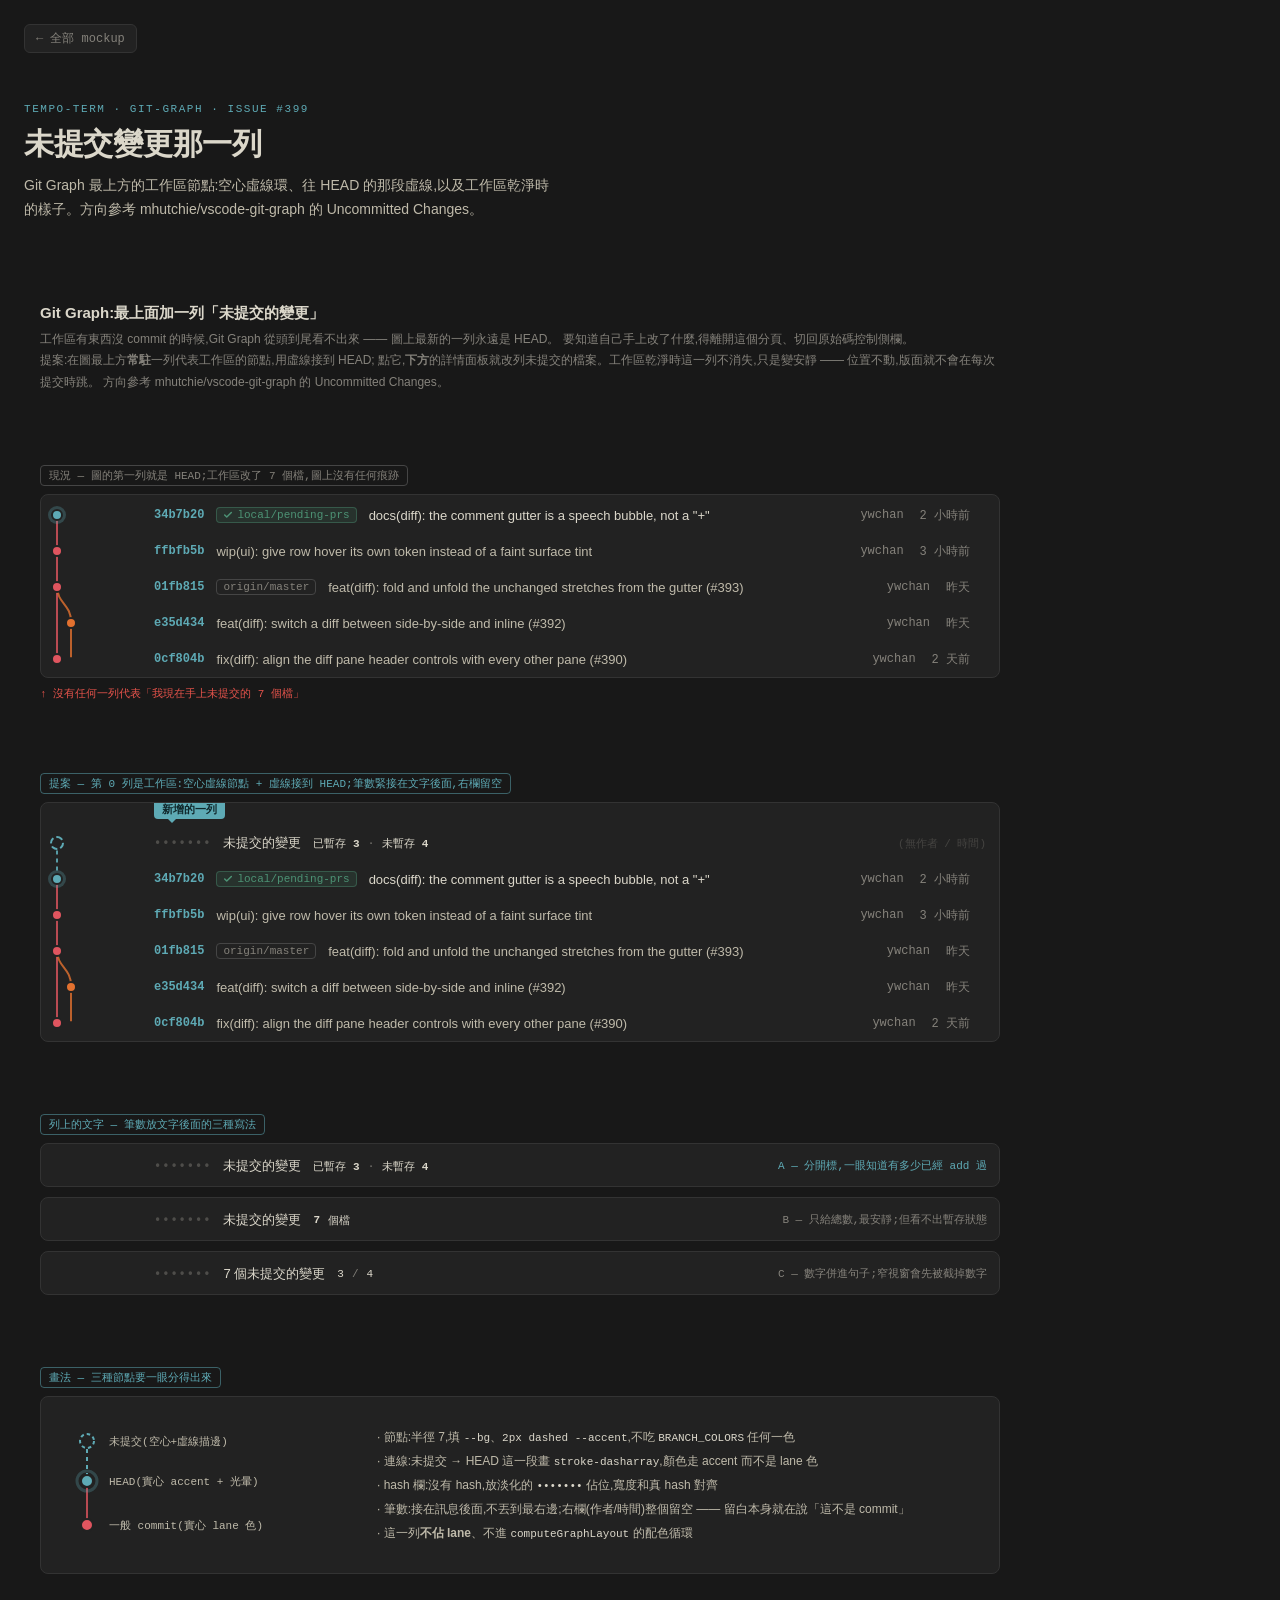
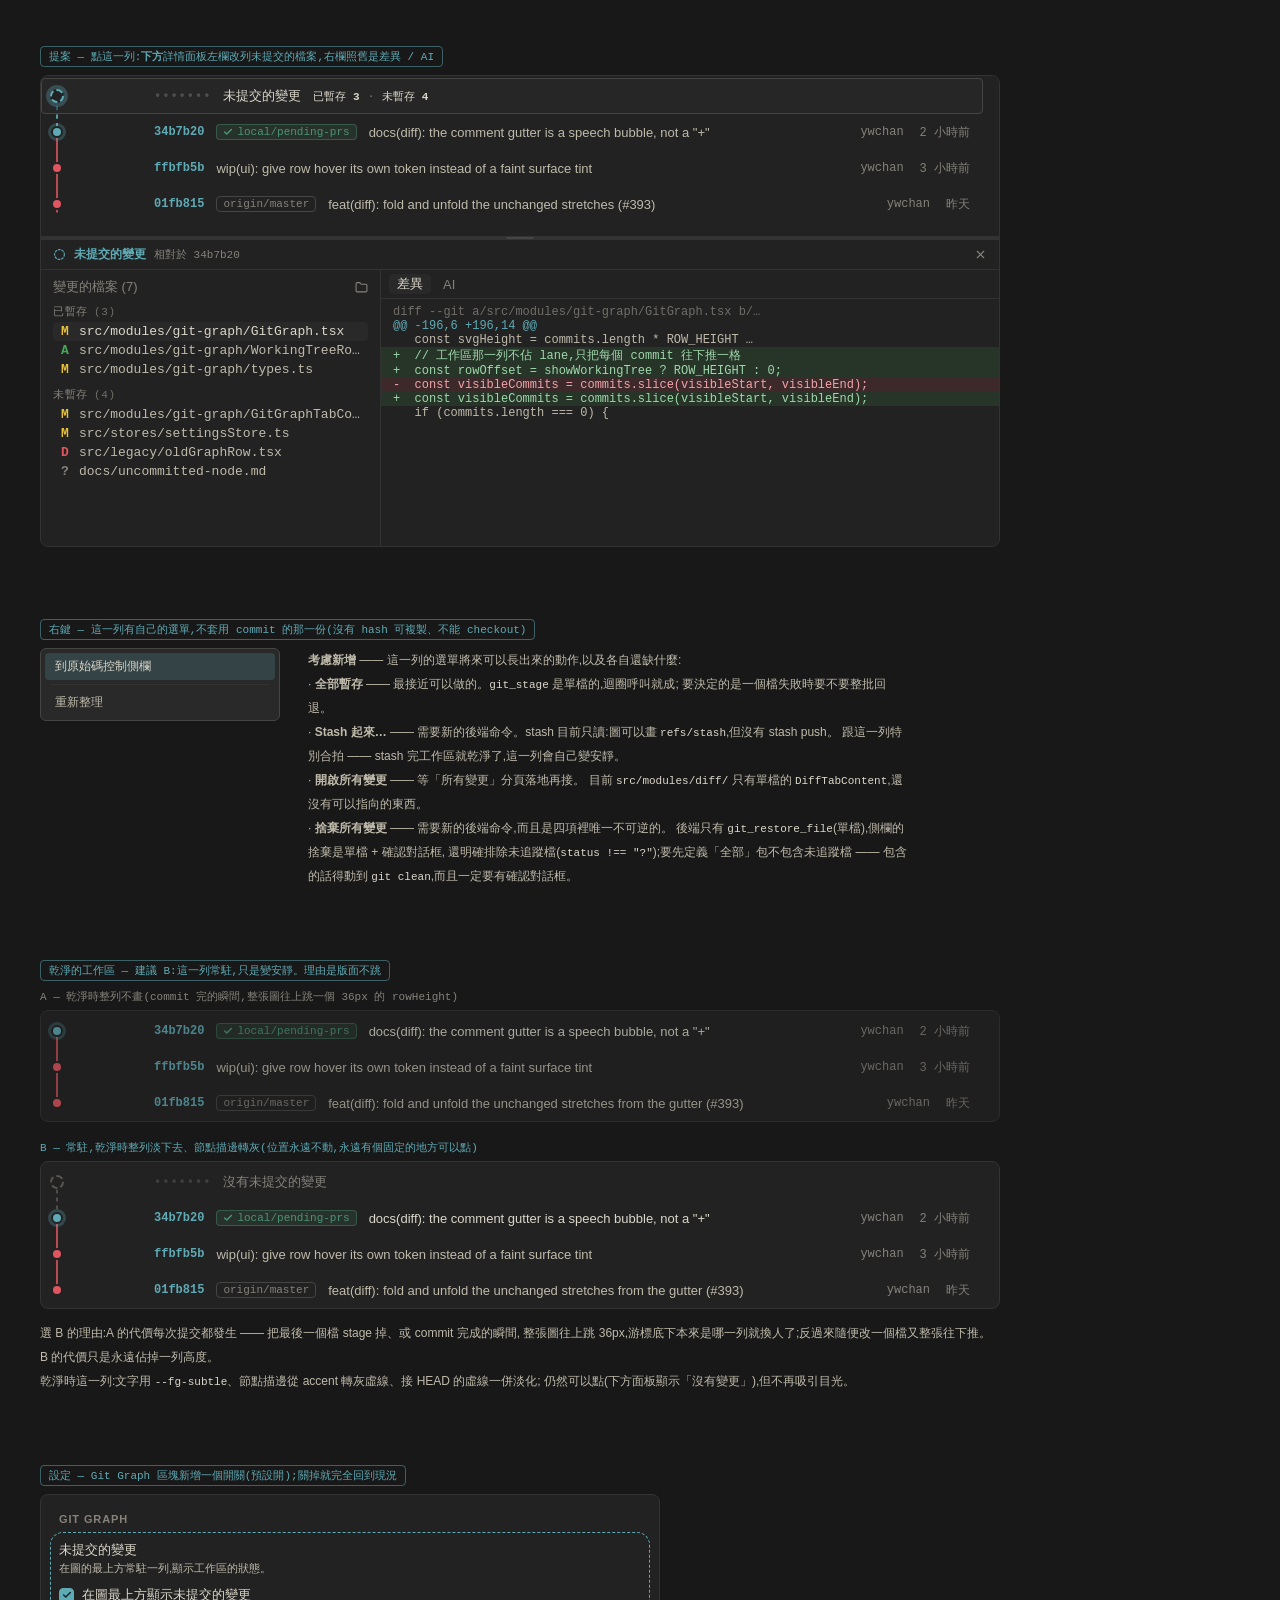
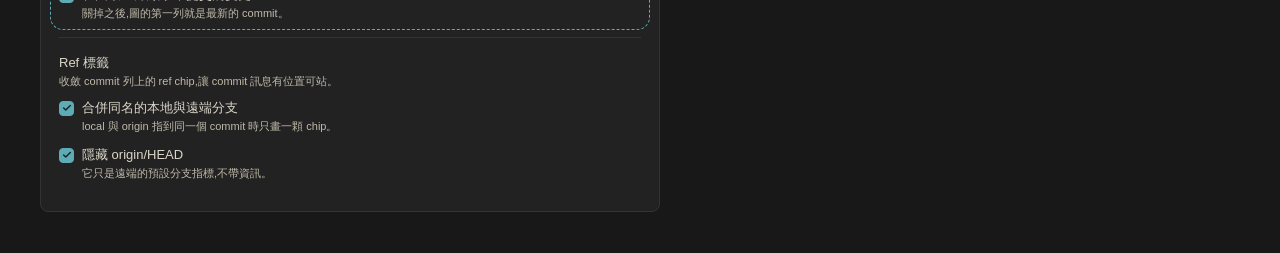
<file: uncommitted-node-mockups.html>
<!doctype html>
<html lang="zh-Hant">
<head>
<meta charset="utf-8">
<title>tempo-term - Git Graph 未提交變更節點 mockups</title>
<style>
  :root {
    --bg: #222222;
    --bg-elevated: #292929;
    --bg-inset: #222222;
    --border: #333333;
    --border-strong: #454545;
    --fg: #dbd7ca;
    --fg-muted: #bfbaaa;
    --fg-subtle: #85827b;
    --accent: #5eaab5;
    --success: #4d9375;
    --st-m: #e8c139;
    --st-a: #46a758;
    --st-d: #e0555f;
    --st-q: #85827b;
  }
  * { box-sizing: border-box; margin: 0; padding: 0; user-select: none; }
  ::selection { background: transparent; }
  body {
    background: #181818;
    color: var(--fg);
    font-family: "Segoe UI", "Noto Sans TC", sans-serif;
    font-size: 13px;
    padding: 24px;
    display: flex;
    flex-direction: column;
    gap: 40px;
    align-items: flex-start;
  }
  svg.i { flex: none; stroke: currentColor; fill: none; stroke-width: 2; stroke-linecap: round; stroke-linejoin: round; }
  .figure { background: #181818; padding: 16px; }
  .fig-label {
    display: inline-block;
    font-size: 11px;
    color: var(--fg-subtle);
    border: 1px solid var(--border-strong);
    border-radius: 4px;
    padding: 2px 8px;
    margin-bottom: 8px;
    font-family: Consolas, monospace;
  }
  .fig-label.after { color: var(--accent); border-color: color-mix(in srgb, var(--accent) 50%, transparent); }
  h1 { font-size: 15px; font-weight: 600; color: var(--fg); margin-bottom: 6px; }
  .lede { font-size: 12px; color: var(--fg-subtle); max-width: 960px; line-height: 1.8; }

  /* ============ graph pane ============ */
  .graph {
    width: 960px;
    border: 1px solid var(--border);
    border-radius: 8px;
    background: var(--bg);
    position: relative;
    overflow: hidden;
  }
  .lanes { position: absolute; left: 0; top: 0; width: 124px; height: 100%; }
  .lanes svg { position: absolute; inset: 0; width: 100%; height: 100%; }
  .node {
    position: absolute; z-index: 10;
    width: 12px; height: 12px; border-radius: 999px;
    border: 2px solid var(--bg);
    transform: translate(-50%, -50%);
  }
  /* HEAD 節點:實心 accent + 光暈(現況既有樣式) */
  .node.head { background: var(--accent); box-shadow: 0 0 0 3px color-mix(in srgb, var(--accent) 28%, transparent); }
  /* 未提交節點:空心 + 虛線描邊,和任何 commit 都不像 */
  .node.wt {
    background: var(--bg);
    border: 2px dashed var(--accent);
    width: 14px; height: 14px;
  }
  .node.wt.selected { box-shadow: 0 0 0 4px color-mix(in srgb, var(--accent) 30%, transparent); }
  /* 工作區乾淨:同一顆節點,描邊轉灰、整列淡下去 —— 位置不動,但不吸引目光 */
  .node.wt.quiet { border-color: color-mix(in srgb, var(--fg-subtle) 55%, transparent); }
  .row.quiet .msg { color: var(--fg-subtle); }
  .row.quiet .hash.none { opacity: .3; }

  .row {
    position: absolute; left: 0; right: 16px; height: 36px;
    display: flex; align-items: center; justify-content: space-between;
    padding-left: 112px; padding-right: 12px;
    border: 1px solid transparent; border-radius: 4px;
    transform: translateY(-50%);
  }
  .row.selected { border-color: var(--border-strong); background: color-mix(in srgb, var(--bg-elevated) 60%, transparent); }
  .row .left { display: flex; align-items: center; gap: 12px; overflow: hidden; padding-right: 8px; min-width: 0; }
  .row .hash { font-family: Consolas, monospace; font-size: 12px; font-weight: 600; color: var(--accent); flex: none; }
  .row .hash.none { color: var(--fg-subtle); opacity: .45; letter-spacing: 1px; }
  .row .msg { font-size: 13px; color: var(--fg); white-space: nowrap; overflow: hidden; text-overflow: ellipsis; }
  .row.dim .msg { color: var(--fg-muted); }
  .row .right { display: flex; align-items: center; gap: 16px; flex: none; font-family: Consolas, monospace; font-size: 12px; color: var(--fg-subtle); }

  .chip {
    display: inline-flex; align-items: center; gap: 4px;
    font-family: Consolas, monospace; font-size: 11px;
    border-radius: 4px; padding: 1px 6px;
    border: 1px solid var(--border-strong); color: var(--fg-muted);
    white-space: nowrap; flex: none;
  }
  /* 目前分支的 chip:kind="head",綠色 + 打勾;chip 上只有分支名,沒有 "HEAD →" */
  .chip.head {
    border-color: color-mix(in srgb, var(--success) 40%, transparent);
    background: color-mix(in srgb, var(--success) 15%, transparent);
    color: var(--success);
  }
  /* 遠端 ref:灰底灰字 */
  .chip.remote { border-color: var(--border-strong); background: var(--bg-inset); color: var(--fg-subtle); }
  .chip.wt { border-style: dashed; border-color: color-mix(in srgb, var(--accent) 55%, transparent); color: var(--accent); }

  /* 計數:緊接在訊息後面,不是丟到最右邊。
     不上色 —— 綠/黃在這個 app 已經是檔案狀態字母(A/M)的語意,
     拿來標暫存與否是重複用色,而且會讓最安靜的一列變成最吵的一列。
     連深淺也統一:整段就是這一列的文字色 --fg,只用 mono + 小一號字級
     和訊息拉開層次,不再靠第二種灰。 */
  .counts { display: inline-flex; align-items: center; gap: 8px; font-family: Consolas, monospace; font-size: 11px; flex: none; color: var(--fg); }
  .counts b { font-weight: 600; }
  .counts .dot { opacity: .5; }

  .callout { position: relative; }
  .callout .note {
    position: absolute; top: -26px; left: 112px;
    background: var(--accent); color: #10282c; font-size: 11px; font-weight: 600;
    border-radius: 4px; padding: 2px 8px; white-space: nowrap; z-index: 30;
  }
  .callout .note::after {
    content: ""; position: absolute; top: 100%; left: 14px;
    border: 4px solid transparent; border-top-color: var(--accent);
  }
  .empty-right { font-size: 11px; font-family: Consolas, monospace; color: var(--fg-subtle); opacity: .35; }
  .miss { color: #e5534b; font-size: 11px; font-family: Consolas, monospace; margin-top: 8px; }

  /* ============ bottom details panel ============ */
  .stack { width: 960px; border: 1px solid var(--border); border-radius: 8px; overflow: hidden; background: var(--bg); display: flex; flex-direction: column; }
  .stack .graph { width: auto; border: none; border-radius: 0; }
  .resizer { height: 4px; background: var(--border); flex: none; position: relative; }
  .resizer::after { content: ""; position: absolute; left: 50%; top: 1px; width: 28px; height: 2px; border-radius: 2px; background: var(--border-strong); transform: translateX(-50%); }

  .panel { height: 306px; display: flex; flex-direction: column; background: var(--bg); }
  .p-head {
    height: 30px; flex: none; display: flex; align-items: center; justify-content: space-between;
    border-bottom: 1px solid var(--border); background: var(--bg-inset); padding: 0 12px;
  }
  .p-head .id { display: flex; align-items: center; gap: 8px; }
  .p-head .x { color: var(--fg-subtle); display: flex; }
  .p-body { flex: 1; display: flex; min-height: 0; }
  .p-left { width: 340px; flex: none; border-right: 1px solid var(--border); padding: 8px 12px; overflow: hidden; }
  .p-right { flex: 1; display: flex; flex-direction: column; min-width: 0; }
  .files-head { display: flex; align-items: center; justify-content: space-between; font-size: 13px; font-weight: 500; color: var(--fg-subtle); margin-bottom: 4px; }
  .d-group { font-size: 11px; letter-spacing: .06em; text-transform: uppercase; color: var(--fg-subtle); margin: 8px 0 3px; display: flex; align-items: center; gap: 6px; }
  .d-group:first-of-type { margin-top: 2px; }
  .d-group .n { font-family: Consolas, monospace; opacity: .8; }
  .file-row { display: flex; align-items: center; gap: 8px; padding: 2px 6px; font-size: 13px; color: var(--fg-muted); font-family: Consolas, monospace; border-radius: 4px; }
  .file-row.on { background: var(--bg-elevated); color: var(--fg); }
  .file-row .name { overflow: hidden; text-overflow: ellipsis; white-space: nowrap; }
  .st { width: 12px; text-align: center; font-weight: 600; flex: none; }
  .st-m { color: var(--st-m); } .st-a { color: var(--st-a); } .st-d { color: var(--st-d); } .st-q { color: var(--st-q); }
  .tabs { display: flex; align-items: center; gap: 4px; border-bottom: 1px solid var(--border); background: var(--bg-inset); padding: 4px 8px; flex: none; }
  .tab { border-radius: 4px; padding: 1px 8px; font-size: 13px; color: var(--fg-subtle); }
  .tab.on { background: var(--bg-elevated); color: var(--fg); }
  .diff { flex: 1; overflow: hidden; font-family: Consolas, monospace; font-size: 12px; padding: 6px 0; }
  .dl { padding: 0 12px; white-space: pre; color: var(--fg-muted); }
  .dl.meta { color: var(--fg-subtle); opacity: .8; }
  .dl.hunk { color: var(--accent); }
  .dl.add { color: #9fd8ab; background: color-mix(in srgb, #46a758 14%, transparent); }
  .dl.del { color: #f0a5aa; background: color-mix(in srgb, #e0555f 14%, transparent); }

  /* ============ zoom spec ============ */
  .spec-card { width: 960px; border: 1px solid var(--border); border-radius: 8px; background: var(--bg); padding: 18px; display: flex; gap: 28px; align-items: center; }
  .spec-note { font-size: 12px; color: var(--fg-muted); line-height: 2; }
  .spec-note code { font-family: Consolas, monospace; color: var(--fg); font-size: 11px; }

  /* ============ 文字寫法比較 ============ */
  .variants { width: 960px; display: flex; flex-direction: column; gap: 10px; }
  .variant { border: 1px solid var(--border); border-radius: 8px; background: var(--bg); position: relative; height: 44px; }
  .variant .tag { position: absolute; right: 12px; top: 50%; transform: translateY(-50%); font-size: 11px; font-family: Consolas, monospace; color: var(--fg-subtle); }
  .variant .tag.pick { color: var(--accent); }
  .variant .row { top: 22px; right: 120px; }

  /* ============ context menu ============ */
  .menu {
    width: 240px; border: 1px solid var(--border-strong); border-radius: 6px;
    background: var(--bg-elevated); padding: 4px; font-size: 12px; color: var(--fg-muted);
  }
  .menu .mi { padding: 5px 10px; border-radius: 4px; display: flex; align-items: center; gap: 8px; }
  .menu .mi.hot { background: color-mix(in srgb, var(--accent) 20%, transparent); color: var(--fg); }
  .menu .sep { height: 1px; background: var(--border); margin: 4px 6px; }

  /* ============ settings ============ */
  .settings { width: 620px; border: 1px solid var(--border); border-radius: 8px; background: var(--bg-inset); padding: 18px; }
  .s-title { font-size: 11px; font-weight: 600; letter-spacing: .08em; text-transform: uppercase; color: var(--fg-subtle); margin-bottom: 16px; }
  .s-label { font-size: 13px; font-weight: 500; color: var(--fg); margin-bottom: 2px; }
  .s-desc { font-size: 11px; color: var(--fg-muted); margin-bottom: 10px; }
  .s-check { display: flex; align-items: center; gap: 8px; font-size: 13px; color: var(--fg); margin-bottom: 2px; }
  .s-hint { font-size: 11px; color: var(--fg-muted); margin-left: 23px; margin-bottom: 12px; }
  .cb { width: 15px; height: 15px; border-radius: 4px; border: 1px solid var(--fg-subtle); flex: none; display: flex; align-items: center; justify-content: center; }
  .cb.on { background: var(--accent); border-color: var(--accent); color: #10282c; }
  .s-sep { height: 1px; background: var(--border); margin: 16px 0; }
  .s-new { outline: 1px dashed var(--accent); outline-offset: 8px; border-radius: 4px; }
</style>
</head>
<body>
<style>
.mk-back {
  display: inline-flex; align-items: center; gap: 7px; align-self: flex-start;
  font-family: "IBM Plex Mono", Consolas, monospace; font-size: 12px;
  color: #85827b; text-decoration: none; border: 1px solid #333;
  border-radius: 6px; padding: 5px 11px; margin-bottom: 4px; background: #222;
}
.mk-back:hover { color: #dbd7ca; border-color: #454545; }
.mk-back:focus-visible { outline: 2px solid #5eaab5; outline-offset: 2px; }
.mk-head {
  display: flex; flex-direction: column; gap: 10px;
  margin: 6px 0 26px; align-self: stretch;
}
.mk-head .mk-eyebrow {
  font-family: "IBM Plex Mono", Consolas, monospace; font-size: 11px;
  letter-spacing: .14em; text-transform: uppercase; color: #5eaab5;
}
.mk-head .mk-title {
  font-family: "IBM Plex Sans TC", "Noto Sans TC", "Microsoft JhengHei", "Segoe UI", sans-serif;
  font-size: 30px; font-weight: 600; margin: 0; line-height: 1.25;
  letter-spacing: -.01em; color: #dbd7ca;
}
.mk-head .mk-sub {
  font-family: "IBM Plex Sans TC", "Noto Sans TC", "Microsoft JhengHei", "Segoe UI", sans-serif;
  font-size: 14px; line-height: 1.75; color: #bfbaaa; margin: 0; max-width: 68ch;
}
</style>
<a class="mk-back" href="index.html">&larr; 全部 mockup</a>
<header class="mk-head">
  <div class="mk-eyebrow">tempo-term · git-graph · issue #399</div>
  <h1 class="mk-title">未提交變更那一列</h1>
  <p class="mk-sub">Git Graph 最上方的工作區節點:空心虛線環、往 HEAD 的那段虛線,以及工作區乾淨時的樣子。方向參考 mhutchie/vscode-git-graph 的 Uncommitted Changes。</p>
</header>


<div class="figure">
  <h1>Git Graph:最上面加一列「未提交的變更」</h1>
  <p class="lede">
    工作區有東西沒 commit 的時候,Git Graph 從頭到尾看不出來 —— 圖上最新的一列永遠是 HEAD。
    要知道自己手上改了什麼,得離開這個分頁、切回原始碼控制側欄。<br>
    提案:在圖最上方<b>常駐</b>一列代表工作區的節點,用虛線接到 HEAD;
    點它,<b>下方</b>的詳情面板就改列未提交的檔案。工作區乾淨時這一列不消失,只是變安靜 —— 位置不動,版面就不會在每次提交時跳。
    方向參考 mhutchie/vscode-git-graph 的 Uncommitted Changes。
  </p>
</div>

<!-- ============ 圖 1: 現況 ============ -->
<div class="figure">
  <div class="fig-label">現況 — 圖的第一列就是 HEAD;工作區改了 7 個檔,圖上沒有任何痕跡</div>
  <div class="graph" style="height:184px">
    <div class="lanes">
      <svg viewBox="0 0 124 184" preserveAspectRatio="none">
        <path d="M16,20 L16,164" stroke="#e0555f" stroke-width="2" fill="none" opacity=".8"/>
        <path d="M16,92 C16,110 30,110 30,128 L30,164" stroke="#e3712f" stroke-width="2" fill="none" opacity=".8"/>
      </svg>
      <div class="node head" style="left:16px; top:20px"></div>
      <div class="node" style="left:16px; top:56px; background:#e0555f"></div>
      <div class="node" style="left:16px; top:92px; background:#e0555f"></div>
      <div class="node" style="left:30px; top:128px; background:#e3712f"></div>
      <div class="node" style="left:16px; top:164px; background:#e0555f"></div>
    </div>

    <div class="row" style="top:20px">
      <div class="left">
        <span class="hash">34b7b20</span>
        <span class="chip head"><svg class="i" width="10" height="10" viewBox="0 0 24 24" style="stroke-width:3.5"><path d="M20 6 9 17l-5-5"/></svg>local/pending-prs</span>
        <span class="msg">docs(diff): the comment gutter is a speech bubble, not a "+"</span>
      </div>
      <div class="right"><span>ywchan</span><span>2 小時前</span></div>
    </div>
    <div class="row dim" style="top:56px">
      <div class="left"><span class="hash">ffbfb5b</span><span class="msg">wip(ui): give row hover its own token instead of a faint surface tint</span></div>
      <div class="right"><span>ywchan</span><span>3 小時前</span></div>
    </div>
    <div class="row dim" style="top:92px">
      <div class="left"><span class="hash">01fb815</span><span class="chip remote">origin/master</span><span class="msg">feat(diff): fold and unfold the unchanged stretches from the gutter (#393)</span></div>
      <div class="right"><span>ywchan</span><span>昨天</span></div>
    </div>
    <div class="row dim" style="top:128px">
      <div class="left"><span class="hash">e35d434</span><span class="msg">feat(diff): switch a diff between side-by-side and inline (#392)</span></div>
      <div class="right"><span>ywchan</span><span>昨天</span></div>
    </div>
    <div class="row dim" style="top:164px">
      <div class="left"><span class="hash">0cf804b</span><span class="msg">fix(diff): align the diff pane header controls with every other pane (#390)</span></div>
      <div class="right"><span>ywchan</span><span>2 天前</span></div>
    </div>
  </div>
  <div class="miss">↑ 沒有任何一列代表「我現在手上未提交的 7 個檔」</div>
</div>

<!-- ============ 圖 2: 提案 ============ -->
<div class="figure">
  <div class="fig-label after">提案 — 第 0 列是工作區:空心虛線節點 + 虛線接到 HEAD;筆數緊接在文字後面,右欄留空</div>
  <div class="graph" style="height:240px">
    <div class="lanes">
      <svg viewBox="0 0 124 240" preserveAspectRatio="none">
        <path d="M16,40 L16,76" stroke="#5eaab5" stroke-width="2" fill="none" stroke-dasharray="4 4" opacity=".9"/>
        <path d="M16,76 L16,220" stroke="#e0555f" stroke-width="2" fill="none" opacity=".8"/>
        <path d="M16,148 C16,166 30,166 30,184 L30,220" stroke="#e3712f" stroke-width="2" fill="none" opacity=".8"/>
      </svg>
      <div class="node wt" style="left:16px; top:40px"></div>
      <div class="node head" style="left:16px; top:76px"></div>
      <div class="node" style="left:16px; top:112px; background:#e0555f"></div>
      <div class="node" style="left:16px; top:148px; background:#e0555f"></div>
      <div class="node" style="left:30px; top:184px; background:#e3712f"></div>
      <div class="node" style="left:16px; top:220px; background:#e0555f"></div>
    </div>

    <div class="row callout" style="top:40px">
      <span class="note">新增的一列</span>
      <div class="left">
        <span class="hash none">•••••••</span>
        <span class="msg">未提交的變更</span>
        <span class="counts">
          <span>已暫存 <b>3</b></span><span class="dot">·</span><span>未暫存 <b>4</b></span>
        </span>
      </div>
      <div class="right"><span class="empty-right">(無作者 / 時間)</span></div>
    </div>

    <div class="row" style="top:76px">
      <div class="left">
        <span class="hash">34b7b20</span>
        <span class="chip head"><svg class="i" width="10" height="10" viewBox="0 0 24 24" style="stroke-width:3.5"><path d="M20 6 9 17l-5-5"/></svg>local/pending-prs</span>
        <span class="msg">docs(diff): the comment gutter is a speech bubble, not a "+"</span>
      </div>
      <div class="right"><span>ywchan</span><span>2 小時前</span></div>
    </div>
    <div class="row dim" style="top:112px">
      <div class="left"><span class="hash">ffbfb5b</span><span class="msg">wip(ui): give row hover its own token instead of a faint surface tint</span></div>
      <div class="right"><span>ywchan</span><span>3 小時前</span></div>
    </div>
    <div class="row dim" style="top:148px">
      <div class="left"><span class="hash">01fb815</span><span class="chip remote">origin/master</span><span class="msg">feat(diff): fold and unfold the unchanged stretches from the gutter (#393)</span></div>
      <div class="right"><span>ywchan</span><span>昨天</span></div>
    </div>
    <div class="row dim" style="top:184px">
      <div class="left"><span class="hash">e35d434</span><span class="msg">feat(diff): switch a diff between side-by-side and inline (#392)</span></div>
      <div class="right"><span>ywchan</span><span>昨天</span></div>
    </div>
    <div class="row dim" style="top:220px">
      <div class="left"><span class="hash">0cf804b</span><span class="msg">fix(diff): align the diff pane header controls with every other pane (#390)</span></div>
      <div class="right"><span>ywchan</span><span>2 天前</span></div>
    </div>
  </div>
</div>

<!-- ============ 圖 3: 文字寫法比較 ============ -->
<div class="figure">
  <div class="fig-label after">列上的文字 — 筆數放文字後面的三種寫法</div>
  <div class="variants">
    <div class="variant">
      <div class="row">
        <div class="left">
          <span class="hash none">•••••••</span>
          <span class="msg">未提交的變更</span>
          <span class="counts"><span>已暫存 <b>3</b></span><span class="dot">·</span><span>未暫存 <b>4</b></span></span>
        </div>
      </div>
      <span class="tag pick">A — 分開標,一眼知道有多少已經 add 過</span>
    </div>
    <div class="variant">
      <div class="row">
        <div class="left">
          <span class="hash none">•••••••</span>
          <span class="msg">未提交的變更</span>
          <span class="counts"><b>7</b> 個檔</span>
        </div>
      </div>
      <span class="tag">B — 只給總數,最安靜;但看不出暫存狀態</span>
    </div>
    <div class="variant">
      <div class="row">
        <div class="left">
          <span class="hash none">•••••••</span>
          <span class="msg">7 個未提交的變更</span>
          <span class="counts"><span>3</span><span class="dot">/</span><span>4</span></span>
        </div>
      </div>
      <span class="tag">C — 數字併進句子;窄視窗會先被截掉數字</span>
    </div>
  </div>
</div>

<!-- ============ 圖 4: 畫法規格 ============ -->
<div class="figure">
  <div class="fig-label after">畫法 — 三種節點要一眼分得出來</div>
  <div class="spec-card">
    <svg width="290" height="140" viewBox="0 0 290 140">
      <path d="M28,26 L28,66" stroke="#5eaab5" stroke-width="2" stroke-dasharray="4 4" fill="none"/>
      <path d="M28,66 L28,114" stroke="#e0555f" stroke-width="2" fill="none" opacity=".8"/>
      <circle cx="28" cy="26" r="7" fill="#222" stroke="#5eaab5" stroke-width="2" stroke-dasharray="3.5 3"/>
      <circle cx="28" cy="66" r="10" fill="none" stroke="#5eaab5" stroke-width="3" opacity=".28"/>
      <circle cx="28" cy="66" r="6" fill="#5eaab5" stroke="#222" stroke-width="2"/>
      <circle cx="28" cy="110" r="6" fill="#e0555f" stroke="#222" stroke-width="2"/>
      <text x="50" y="30" fill="#bfbaaa" font-size="11" font-family="Consolas, monospace">未提交(空心+虛線描邊)</text>
      <text x="50" y="70" fill="#bfbaaa" font-size="11" font-family="Consolas, monospace">HEAD(實心 accent + 光暈)</text>
      <text x="50" y="114" fill="#bfbaaa" font-size="11" font-family="Consolas, monospace">一般 commit(實心 lane 色)</text>
    </svg>
    <div class="spec-note">
      · 節點:半徑 7,填 <code>--bg</code>、<code>2px dashed --accent</code>,不吃 <code>BRANCH_COLORS</code> 任何一色<br>
      · 連線:未提交 &rarr; HEAD 這一段畫 <code>stroke-dasharray</code>,顏色走 accent 而不是 lane 色<br>
      · hash 欄:沒有 hash,放淡化的 <code>•••••••</code> 佔位,寬度和真 hash 對齊<br>
      · 筆數:接在訊息後面,不丟到最右邊;右欄(作者/時間)整個留空 —— 留白本身就在說「這不是 commit」<br>
      · 這一列<b>不佔 lane</b>、不進 <code>computeGraphLayout</code> 的配色循環
    </div>
  </div>
</div>

<!-- ============ 圖 5: 選中 → 下方面板 ============ -->
<div class="figure">
  <div class="fig-label after">提案 — 點這一列:<b>下方</b>詳情面板左欄改列未提交的檔案,右欄照舊是差異 / AI</div>
  <div class="stack">
    <div class="graph" style="height:160px">
      <div class="lanes">
        <svg viewBox="0 0 124 150" preserveAspectRatio="none">
          <path d="M16,20 L16,56" stroke="#5eaab5" stroke-width="2" fill="none" stroke-dasharray="4 4" opacity=".9"/>
          <path d="M16,56 L16,128" stroke="#e0555f" stroke-width="2" fill="none" opacity=".8"/>
        </svg>
        <div class="node wt selected" style="left:16px; top:20px"></div>
        <div class="node head" style="left:16px; top:56px"></div>
        <div class="node" style="left:16px; top:92px; background:#e0555f"></div>
        <div class="node" style="left:16px; top:128px; background:#e0555f"></div>
      </div>
      <div class="row selected" style="top:20px">
        <div class="left">
          <span class="hash none">•••••••</span>
          <span class="msg">未提交的變更</span>
          <span class="counts"><span>已暫存 <b>3</b></span><span class="dot">·</span><span>未暫存 <b>4</b></span></span>
        </div>
        <div class="right"></div>
      </div>
      <div class="row dim" style="top:56px">
        <div class="left"><span class="hash">34b7b20</span><span class="chip head"><svg class="i" width="10" height="10" viewBox="0 0 24 24" style="stroke-width:3.5"><path d="M20 6 9 17l-5-5"/></svg>local/pending-prs</span><span class="msg">docs(diff): the comment gutter is a speech bubble, not a "+"</span></div>
        <div class="right"><span>ywchan</span><span>2 小時前</span></div>
      </div>
      <div class="row dim" style="top:92px">
        <div class="left"><span class="hash">ffbfb5b</span><span class="msg">wip(ui): give row hover its own token instead of a faint surface tint</span></div>
        <div class="right"><span>ywchan</span><span>3 小時前</span></div>
      </div>
      <div class="row dim" style="top:128px">
        <div class="left"><span class="hash">01fb815</span><span class="chip remote">origin/master</span><span class="msg">feat(diff): fold and unfold the unchanged stretches (#393)</span></div>
        <div class="right"><span>ywchan</span><span>昨天</span></div>
      </div>
    </div>

    <div class="resizer"></div>

    <div class="panel">
      <div class="p-head">
        <span class="id">
          <svg class="i" width="13" height="13" viewBox="0 0 24 24" style="color:#5eaab5"><circle cx="12" cy="12" r="9" stroke-dasharray="3.5 3"/></svg>
          <span style="color:var(--accent); font-family:Consolas,monospace; font-size:12px; font-weight:600">未提交的變更</span>
          <span style="color:var(--fg-subtle); font-family:Consolas,monospace; font-size:11px">相對於 34b7b20</span>
        </span>
        <span class="x"><svg class="i" width="13" height="13" viewBox="0 0 24 24"><path d="M18 6 6 18"/><path d="m6 6 12 12"/></svg></span>
      </div>
      <div class="p-body">
        <div class="p-left">
          <div class="files-head">
            <span>變更的檔案 (7)</span>
            <svg class="i" width="13" height="13" viewBox="0 0 24 24" style="color:var(--fg-subtle)"><path d="M4 20h16a2 2 0 0 0 2-2V8a2 2 0 0 0-2-2h-7.9a2 2 0 0 1-1.69-.9L9.6 3.9A2 2 0 0 0 7.93 3H4a2 2 0 0 0-2 2v13c0 1.1.9 2 2 2Z"/></svg>
          </div>
          <div class="d-group">已暫存 <span class="n">(3)</span></div>
          <div class="file-row on"><span class="st st-m">M</span><span class="name">src/modules/git-graph/GitGraph.tsx</span></div>
          <div class="file-row"><span class="st st-a">A</span><span class="name">src/modules/git-graph/WorkingTreeRow.tsx</span></div>
          <div class="file-row"><span class="st st-m">M</span><span class="name">src/modules/git-graph/types.ts</span></div>
          <div class="d-group">未暫存 <span class="n">(4)</span></div>
          <div class="file-row"><span class="st st-m">M</span><span class="name">src/modules/git-graph/GitGraphTabContent.tsx</span></div>
          <div class="file-row"><span class="st st-m">M</span><span class="name">src/stores/settingsStore.ts</span></div>
          <div class="file-row"><span class="st st-d">D</span><span class="name">src/legacy/oldGraphRow.tsx</span></div>
          <div class="file-row"><span class="st st-q">?</span><span class="name">docs/uncommitted-node.md</span></div>
        </div>
        <div class="p-right">
          <div class="tabs">
            <span class="tab on">差異</span>
            <span class="tab">AI</span>
          </div>
          <div class="diff">
            <div class="dl meta">diff --git a/src/modules/git-graph/GitGraph.tsx b/…</div>
            <div class="dl hunk">@@ -196,6 +196,14 @@</div>
            <div class="dl">   const svgHeight = commits.length * ROW_HEIGHT …</div>
            <div class="dl add">+  // 工作區那一列不佔 lane,只把每個 commit 往下推一格</div>
            <div class="dl add">+  const rowOffset = showWorkingTree ? ROW_HEIGHT : 0;</div>
            <div class="dl del">-  const visibleCommits = commits.slice(visibleStart, visibleEnd);</div>
            <div class="dl add">+  const visibleCommits = commits.slice(visibleStart, visibleEnd);</div>
            <div class="dl">   if (commits.length === 0) {</div>
          </div>
        </div>
      </div>
    </div>
  </div>
</div>

<!-- ============ 圖 6: 右鍵 ============ -->
<div class="figure">
  <div class="fig-label after">右鍵 — 這一列有自己的選單,不套用 commit 的那一份(沒有 hash 可複製、不能 checkout)</div>
  <div style="display:flex; gap:28px; align-items:flex-start">
    <div class="menu">
      <div class="mi hot">到原始碼控制側欄</div>
      <div class="sep"></div>
      <div class="mi">重新整理</div>
    </div>
    <div class="spec-note" style="max-width:600px">
      <b>考慮新增</b> —— 這一列的選單將來可以長出來的動作,以及各自還缺什麼:<br>
      · <b>全部暫存</b> —— 最接近可以做的。<code>git_stage</code> 是單檔的,迴圈呼叫就成;
        要決定的是一個檔失敗時要不要整批回退。<br>
      · <b>Stash 起來…</b> —— 需要新的後端命令。stash 目前只讀:圖可以畫 <code>refs/stash</code>,但沒有 stash push。
        跟這一列特別合拍 —— stash 完工作區就乾淨了,這一列會自己變安靜。<br>
      · <b>開啟所有變更</b> —— 等「所有變更」分頁落地再接。
        目前 <code>src/modules/diff/</code> 只有單檔的 <code>DiffTabContent</code>,還沒有可以指向的東西。<br>
      · <b>捨棄所有變更</b> —— 需要新的後端命令,而且是四項裡唯一不可逆的。
        後端只有 <code>git_restore_file</code>(單檔),側欄的捨棄是單檔 + 確認對話框,
        還明確排除未追蹤檔(<code>status !== "?"</code>);要先定義「全部」包不包含未追蹤檔 ——
        包含的話得動到 <code>git clean</code>,而且一定要有確認對話框。
    </div>
  </div>
</div>

<!-- ============ 圖 7: 沒有變更 ============ -->
<div class="figure">
  <div class="fig-label after">乾淨的工作區 — 建議 B:這一列常駐,只是變安靜。理由是版面不跳</div>

  <div style="margin-bottom:6px; font-size:11px; font-family:Consolas,monospace; color:var(--fg-subtle)">A — 乾淨時整列不畫(commit 完的瞬間,整張圖往上跳一個 36px 的 rowHeight)</div>
  <div class="graph" style="height:112px; opacity:.75">
    <div class="lanes">
      <svg viewBox="0 0 124 112" preserveAspectRatio="none">
        <path d="M16,20 L16,92" stroke="#e0555f" stroke-width="2" fill="none" opacity=".8"/>
      </svg>
      <div class="node head" style="left:16px; top:20px"></div>
      <div class="node" style="left:16px; top:56px; background:#e0555f"></div>
      <div class="node" style="left:16px; top:92px; background:#e0555f"></div>
    </div>
    <div class="row" style="top:20px">
      <div class="left"><span class="hash">34b7b20</span><span class="chip head"><svg class="i" width="10" height="10" viewBox="0 0 24 24" style="stroke-width:3.5"><path d="M20 6 9 17l-5-5"/></svg>local/pending-prs</span><span class="msg">docs(diff): the comment gutter is a speech bubble, not a "+"</span></div>
      <div class="right"><span>ywchan</span><span>2 小時前</span></div>
    </div>
    <div class="row dim" style="top:56px"><div class="left"><span class="hash">ffbfb5b</span><span class="msg">wip(ui): give row hover its own token instead of a faint surface tint</span></div><div class="right"><span>ywchan</span><span>3 小時前</span></div></div>
    <div class="row dim" style="top:92px"><div class="left"><span class="hash">01fb815</span><span class="chip remote">origin/master</span><span class="msg">feat(diff): fold and unfold the unchanged stretches from the gutter (#393)</span></div><div class="right"><span>ywchan</span><span>昨天</span></div></div>
  </div>

  <div style="margin:18px 0 6px; font-size:11px; font-family:Consolas,monospace; color:var(--accent)">B — 常駐,乾淨時整列淡下去、節點描邊轉灰(位置永遠不動,永遠有個固定的地方可以點)</div>
  <div class="graph" style="height:148px">
    <div class="lanes">
      <svg viewBox="0 0 124 148" preserveAspectRatio="none">
        <path d="M16,20 L16,56" stroke="#85827b" stroke-width="2" fill="none" stroke-dasharray="4 4" opacity=".45"/>
        <path d="M16,56 L16,128" stroke="#e0555f" stroke-width="2" fill="none" opacity=".8"/>
      </svg>
      <div class="node wt quiet" style="left:16px; top:20px"></div>
      <div class="node head" style="left:16px; top:56px"></div>
      <div class="node" style="left:16px; top:92px; background:#e0555f"></div>
      <div class="node" style="left:16px; top:128px; background:#e0555f"></div>
    </div>
    <div class="row quiet" style="top:20px">
      <div class="left"><span class="hash none">•••••••</span><span class="msg">沒有未提交的變更</span></div>
      <div class="right"></div>
    </div>
    <div class="row" style="top:56px">
      <div class="left"><span class="hash">34b7b20</span><span class="chip head"><svg class="i" width="10" height="10" viewBox="0 0 24 24" style="stroke-width:3.5"><path d="M20 6 9 17l-5-5"/></svg>local/pending-prs</span><span class="msg">docs(diff): the comment gutter is a speech bubble, not a "+"</span></div>
      <div class="right"><span>ywchan</span><span>2 小時前</span></div>
    </div>
    <div class="row dim" style="top:92px"><div class="left"><span class="hash">ffbfb5b</span><span class="msg">wip(ui): give row hover its own token instead of a faint surface tint</span></div><div class="right"><span>ywchan</span><span>3 小時前</span></div></div>
    <div class="row dim" style="top:128px"><div class="left"><span class="hash">01fb815</span><span class="chip remote">origin/master</span><span class="msg">feat(diff): fold and unfold the unchanged stretches from the gutter (#393)</span></div><div class="right"><span>ywchan</span><span>昨天</span></div></div>
  </div>

  <div class="spec-note" style="margin-top:12px; max-width:960px">
    選 B 的理由:A 的代價每次提交都發生 —— 把最後一個檔 stage 掉、或 commit 完成的瞬間,
    整張圖往上跳 36px,游標底下本來是哪一列就換人了;反過來隨便改一個檔又整張往下推。
    B 的代價只是永遠佔掉一列高度。<br>
    乾淨時這一列:文字用 <code>--fg-subtle</code>、節點描邊從 accent 轉灰虛線、接 HEAD 的虛線一併淡化;
    仍然可以點(下方面板顯示「沒有變更」),但不再吸引目光。
  </div>
</div>

<!-- ============ 圖 8: 設定 ============ -->
<div class="figure">
  <div class="fig-label after">設定 — Git Graph 區塊新增一個開關(預設開);關掉就完全回到現況</div>
  <div class="settings">
    <div class="s-title">Git Graph</div>

    <div class="s-new">
      <div class="s-label">未提交的變更</div>
      <div class="s-desc">在圖的最上方常駐一列,顯示工作區的狀態。</div>
      <label class="s-check">
        <span class="cb on"><svg class="i" width="10" height="10" viewBox="0 0 24 24" style="stroke-width:3.5"><path d="M20 6 9 17l-5-5"/></svg></span>
        在圖最上方顯示未提交的變更
      </label>
      <div class="s-hint">關掉之後,圖的第一列就是最新的 commit。</div>
    </div>

    <div class="s-sep"></div>

    <div class="s-label">Ref 標籤</div>
    <div class="s-desc">收斂 commit 列上的 ref chip,讓 commit 訊息有位置可站。</div>
    <label class="s-check">
      <span class="cb on"><svg class="i" width="10" height="10" viewBox="0 0 24 24" style="stroke-width:3.5"><path d="M20 6 9 17l-5-5"/></svg></span>
      合併同名的本地與遠端分支
    </label>
    <div class="s-hint">local 與 origin 指到同一個 commit 時只畫一顆 chip。</div>
    <label class="s-check">
      <span class="cb on"><svg class="i" width="10" height="10" viewBox="0 0 24 24" style="stroke-width:3.5"><path d="M20 6 9 17l-5-5"/></svg></span>
      隱藏 origin/HEAD
    </label>
    <div class="s-hint">它只是遠端的預設分支指標,不帶資訊。</div>
  </div>
</div>

</body>
</html>
</file>
<file: mock.css>
:root {
  --bg: #222222;
  --bg-elevated: #292929;
  --bg-inset: #222222;
  --border: #333333;
  --border-strong: #454545;
  --fg: #dbd7ca;
  --fg-muted: #bfbaaa;
  --fg-subtle: #85827b;
  --accent: #5eaab5;
  --ok: #4d9375;
  --bad: #cb7676;
  --warn: #e6cc77;
  --mono: Consolas, "JetBrains Mono", monospace;
}
* { box-sizing: border-box; margin: 0; padding: 0; user-select: none; }
body {
  background: #181818;
  color: var(--fg);
  font-family: "Segoe UI", "Noto Sans TC", sans-serif;
  font-size: 13px;
  padding: 20px;
  display: flex;
  flex-direction: column;
  align-items: flex-start;
  gap: 10px;
}
svg.i { flex: none; stroke: currentColor; fill: none; stroke-width: 2; stroke-linecap: round; stroke-linejoin: round; }
.fig-label {
  display: inline-block; font-size: 11px; color: var(--accent);
  border: 1px solid color-mix(in srgb, var(--accent) 50%, transparent);
  border-radius: 4px; padding: 2px 8px; font-family: var(--mono);
}

/* ---------- window shell ---------- */
.window {
  width: 1120px; background: var(--bg);
  border: 1px solid var(--border); border-radius: 8px; overflow: hidden;
  display: flex; flex-direction: column;
}
.tabstrip { height: 34px; display: flex; align-items: stretch; border-bottom: 1px solid var(--border); }
.ws { display: flex; align-items: center; gap: 8px; padding: 0 12px; color: var(--fg); font-weight: 600; font-size: 12px; }
.ws .chev { color: var(--fg-subtle); display: flex; }
.divider { width: 1px; background: var(--border); margin: 6px 0; }
.tab { display: flex; align-items: center; gap: 8px; padding: 0 14px; color: var(--fg-subtle); font-size: 12px; }
.tab.active { background: var(--bg-elevated); color: var(--fg); box-shadow: inset 0 -2px 0 var(--accent); }

.body { display: flex; align-items: stretch; }
.main { flex: 1; min-width: 0; display: flex; flex-direction: column; }

/* ---------- the view's own toolbar ---------- */
.viewbar {
  height: 38px; flex: none; display: flex; align-items: center; gap: 10px;
  padding: 0 12px; border-bottom: 1px solid var(--border);
}
.viewbar .title { font-size: 12px; font-weight: 600; }
.viewbar .sub { font-size: 12px; color: var(--fg-subtle); }
.combo {
  display: flex; align-items: center; gap: 6px; width: 190px;
  border: 1px solid var(--border-strong); border-radius: 6px; background: var(--bg-elevated);
  padding: 3px 8px; color: var(--fg); font-size: 12px; font-family: var(--mono);
}
.combo .val { flex: 1; overflow: hidden; text-overflow: ellipsis; white-space: nowrap; }
.combo .chev { color: var(--fg-subtle); display: flex; }
.checkbox { display: flex; align-items: center; gap: 6px; color: var(--fg-muted); font-size: 12px; white-space: nowrap; }
.cb-box {
  width: 12px; height: 12px; border-radius: 3px; background: var(--accent); border: 1px solid var(--accent);
  display: flex; align-items: center; justify-content: center; color: #10282c;
}
.spacer { margin-left: auto; }
.stats { display: flex; gap: 10px; font-family: var(--mono); font-size: 11px; }
.stats .add { color: var(--ok); }
.stats .del { color: var(--bad); }
.stats .cnt { color: var(--fg-subtle); }
.icon-btn { padding: 5px; border-radius: 4px; color: var(--fg-subtle); display: flex; }
.icon-btn.on { color: var(--accent); background: color-mix(in srgb, var(--accent) 18%, transparent); }

/* ---------- stacked diffs ---------- */
.diffs { flex: 1; padding: 10px 10px 14px; display: flex; flex-direction: column; gap: 12px; overflow: hidden; }
.file-sec { border: 1px solid var(--border); border-radius: 6px; overflow: hidden; }
.file-head {
  height: 26px; display: flex; align-items: center; gap: 8px; padding: 0 10px;
  background: var(--bg-elevated); font-family: var(--mono); font-size: 12px;
}
.file-head .path { color: var(--fg-subtle); font-size: 10.5px; }
.file-head .icon-btn.copy { padding: 3px; color: var(--fg-subtle); }
.file-head .st { margin-left: auto; display: flex; gap: 10px; font-size: 11px; }
.file-head .st .a { color: var(--ok); }
.file-head .st .d { color: var(--bad); }
.file-head .note { color: var(--fg-subtle); font-size: 11px; font-family: "Segoe UI", sans-serif; }
.file-head .expand {
  border: 1px solid var(--border-strong); border-radius: 4px; padding: 1px 8px;
  color: var(--fg-muted); font-size: 11px; font-family: "Segoe UI", sans-serif;
}
.cols { display: grid; grid-template-columns: minmax(0, 1fr) minmax(0, 1fr); }
.col { min-width: 0; overflow: hidden; }
.col + .col { border-left: 1px solid var(--border); }
.hidden-row {
  display: flex; align-items: center; gap: 6px; padding: 2px 8px;
  background: rgba(255, 255, 255, .035); color: var(--fg-subtle); font-size: 11px;
}
.line { display: flex; font-family: var(--mono); font-size: 11px; line-height: 20px; }
.line .ln { width: 40px; flex: none; text-align: right; padding-right: 8px; color: var(--fg-subtle); background: rgba(255, 255, 255, .025); }
.line .code { padding-left: 8px; color: var(--fg-muted); white-space: pre; overflow: hidden; }
.line.add { background: color-mix(in srgb, var(--ok) 16%, transparent); }
.line.add .code { color: var(--ok); }
.line.del { background: color-mix(in srgb, var(--bad) 16%, transparent); }
.line.del .code { color: var(--bad); }
.line.gap { background: repeating-linear-gradient(45deg, #262626 0 4px, #2f2f2f 4px 8px); }
.line.gap .ln { background: transparent; }

/* ---------- the source control panel, docked right ---------- */
.panelcol { width: 300px; flex: none; border-left: 1px solid var(--border); background: var(--bg-inset); display: flex; flex-direction: column; }
.rail { height: 34px; flex: none; display: flex; align-items: center; gap: 4px; padding: 0 8px; border-bottom: 1px solid var(--border); }
.rail .icon-btn { padding: 6px; }
.rail .icon-btn.active { color: var(--accent); box-shadow: inset 0 -2px 0 var(--accent); border-radius: 0; }
.panel-header { height: 36px; flex: none; display: flex; align-items: center; justify-content: space-between; border-bottom: 1px solid var(--border); padding: 0 12px; }
.panel-title { font-size: 11px; font-weight: 600; letter-spacing: .08em; text-transform: uppercase; color: var(--fg-subtle); }
.panel-header .actions { display: flex; gap: 2px; color: var(--fg-muted); }
.panel-header .actions .icon-btn { padding: 4px; }
.branch-row .accent { color: var(--accent); display: flex; }
.branch-row { display: flex; align-items: center; gap: 6px; padding: 8px 12px; font-size: 12px; color: var(--fg-muted); font-family: var(--mono); }
.commit-box { margin: 2px 12px 0; position: relative; }
.ta {
  display: block; height: 46px; border: 1px solid var(--border); border-radius: 6px;
  background: var(--bg); color: var(--fg-subtle); font-size: 12px; padding: 6px 30px 6px 8px;
}
.commit-box .spark { position: absolute; right: 6px; top: 6px; color: var(--fg-muted); }
.commit-actions { display: flex; gap: 8px; margin: 8px 12px 0; }
.btn-commit { flex: 1; background: var(--accent); color: #10282c; border-radius: 6px; text-align: center; padding: 5px 0; font-size: 12px; font-weight: 600; }
.btn-push { display: flex; align-items: center; gap: 6px; border: 1px solid var(--border); border-radius: 6px; padding: 5px 12px; color: var(--fg-muted); font-size: 12px; }
.section-label {
  margin: 12px 0 2px; padding: 2px 12px; font-size: 11px; color: var(--fg-subtle);
  display: flex; align-items: center; gap: 6px; font-weight: 600; letter-spacing: .04em;
}
.section-label .act { margin-left: auto; color: var(--accent); font-weight: 400; font-size: 11px; }
.section-label .act.ro { color: var(--fg-subtle); }
.file-row { display: flex; align-items: center; gap: 8px; padding: 2px 12px; font-size: 12px; color: var(--fg-muted); font-family: var(--mono); }
.file-row .st { width: 10px; flex: none; }
.file-row .name { overflow: hidden; text-overflow: ellipsis; white-space: nowrap; }
.file-row.current { background: var(--bg-elevated); color: var(--fg); box-shadow: inset 2px 0 0 var(--accent); }
.st-m { color: var(--warn); }
.st-a { color: var(--ok); }
.st-d { color: var(--bad); }
.st-q { color: var(--fg-subtle); }
.panel-foot { margin-top: auto; border-top: 1px solid var(--border); }

/* callout used only to point at the entry button */
.callout { position: relative; }
.callout .note {
  position: absolute; top: 30px; right: 0;
  background: var(--accent); color: #10282c; font-size: 11px; font-weight: 600;
  border-radius: 4px; padding: 2px 8px; white-space: nowrap; z-index: 5;
}
.callout .note::after {
  content: ""; position: absolute; bottom: 100%; right: 24px;
  border: 4px solid transparent; border-bottom-color: var(--accent);
}

.fig-label.plain { color: var(--fg-subtle); border-color: var(--border-strong); }
.tab.overflow { color: #e5534b; font-family: var(--mono); font-size: 11px; }

.fig { display: flex; flex-direction: column; gap: 8px; }
.window.strip { width: 1120px; }
.window.strip .tabstrip { border-bottom: none; }

.commitbar {
  flex: none; display: flex; align-items: center; gap: 8px;
  border-top: 1px solid var(--border); padding: 8px 12px; background: var(--bg-inset);
}
.commitbar .ta-inline {
  flex: 1; border: 1px solid var(--border); border-radius: 6px; background: var(--bg);
  color: var(--fg-subtle); font-size: 12px; padding: 5px 8px;
}
.commitbar .btn-commit { flex: none; padding: 5px 22px; }

.combo.jump { width: 150px; background: var(--bg); }
.combo.jump .val { color: var(--fg-subtle); }

.icon-btn { position: relative; }
.badge {
  position: absolute; top: -9px; right: -9px; z-index: 30;
  width: 15px; height: 15px; background: var(--accent);
  /* pin: round except the lower-left corner, which points at the element */
  border-radius: 50% 50% 50% 0;
  color: #10282c; font-size: 9.5px; font-weight: 700; line-height: 15px; text-align: center;
  font-family: "Segoe UI", sans-serif;
}
.legend {
  width: 1120px; display: flex; align-items: baseline; gap: 6px;
  color: var(--fg-subtle); font-size: 11.5px; line-height: 1.6; padding: 0 2px;
}
.legend .num {
  flex: none; width: 15px; height: 15px; border-radius: 50% 50% 50% 0; background: var(--accent);
  color: #10282c; font-size: 9.5px; font-weight: 700; line-height: 15px; text-align: center;
}

.badge.inline {
  position: static; margin-left: 6px; display: inline-block;
  width: 15px; height: 15px; line-height: 15px;
}
/* the badges must never be clipped by a section's own rounded overflow */
.file-sec, .window { overflow: visible; }
.file-sec { border-radius: 6px; }
.file-head .expand { position: relative; }
.file-head .expand .badge { top: -9px; right: -9px; }
</file>
